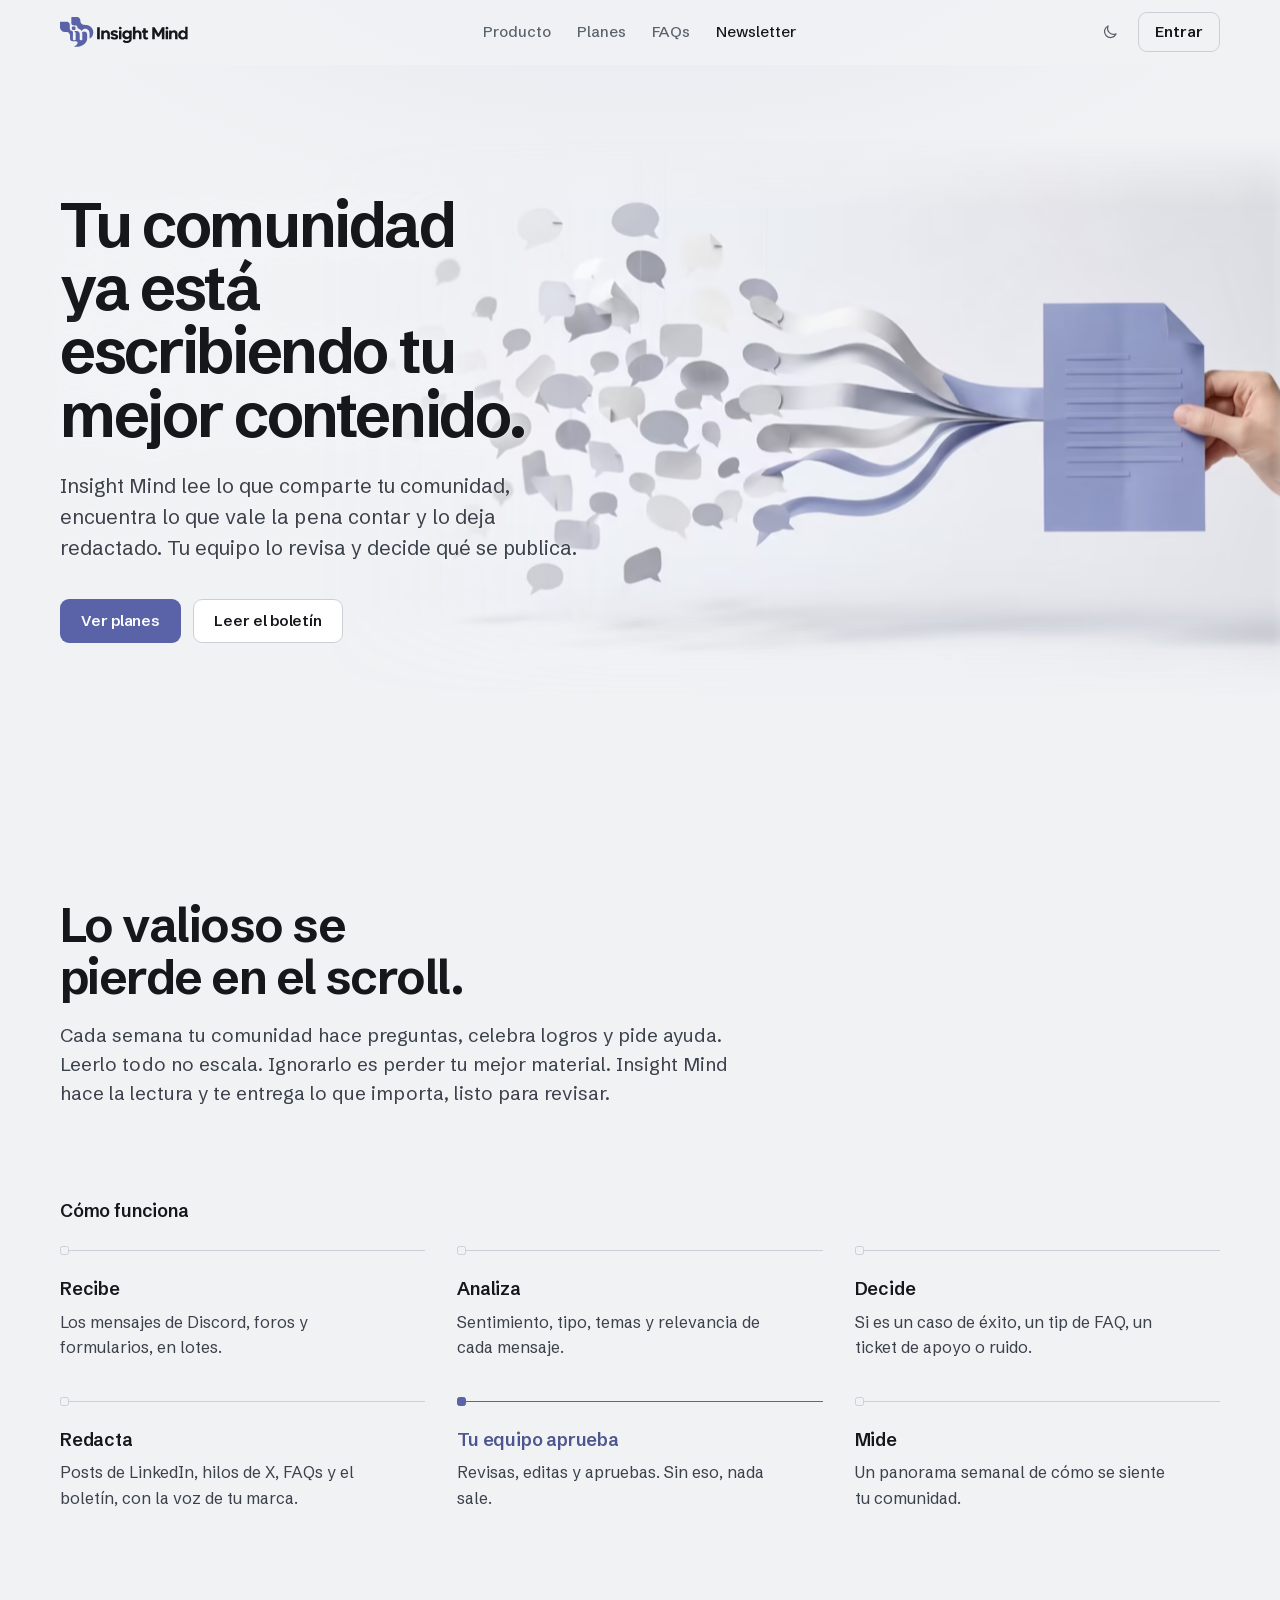
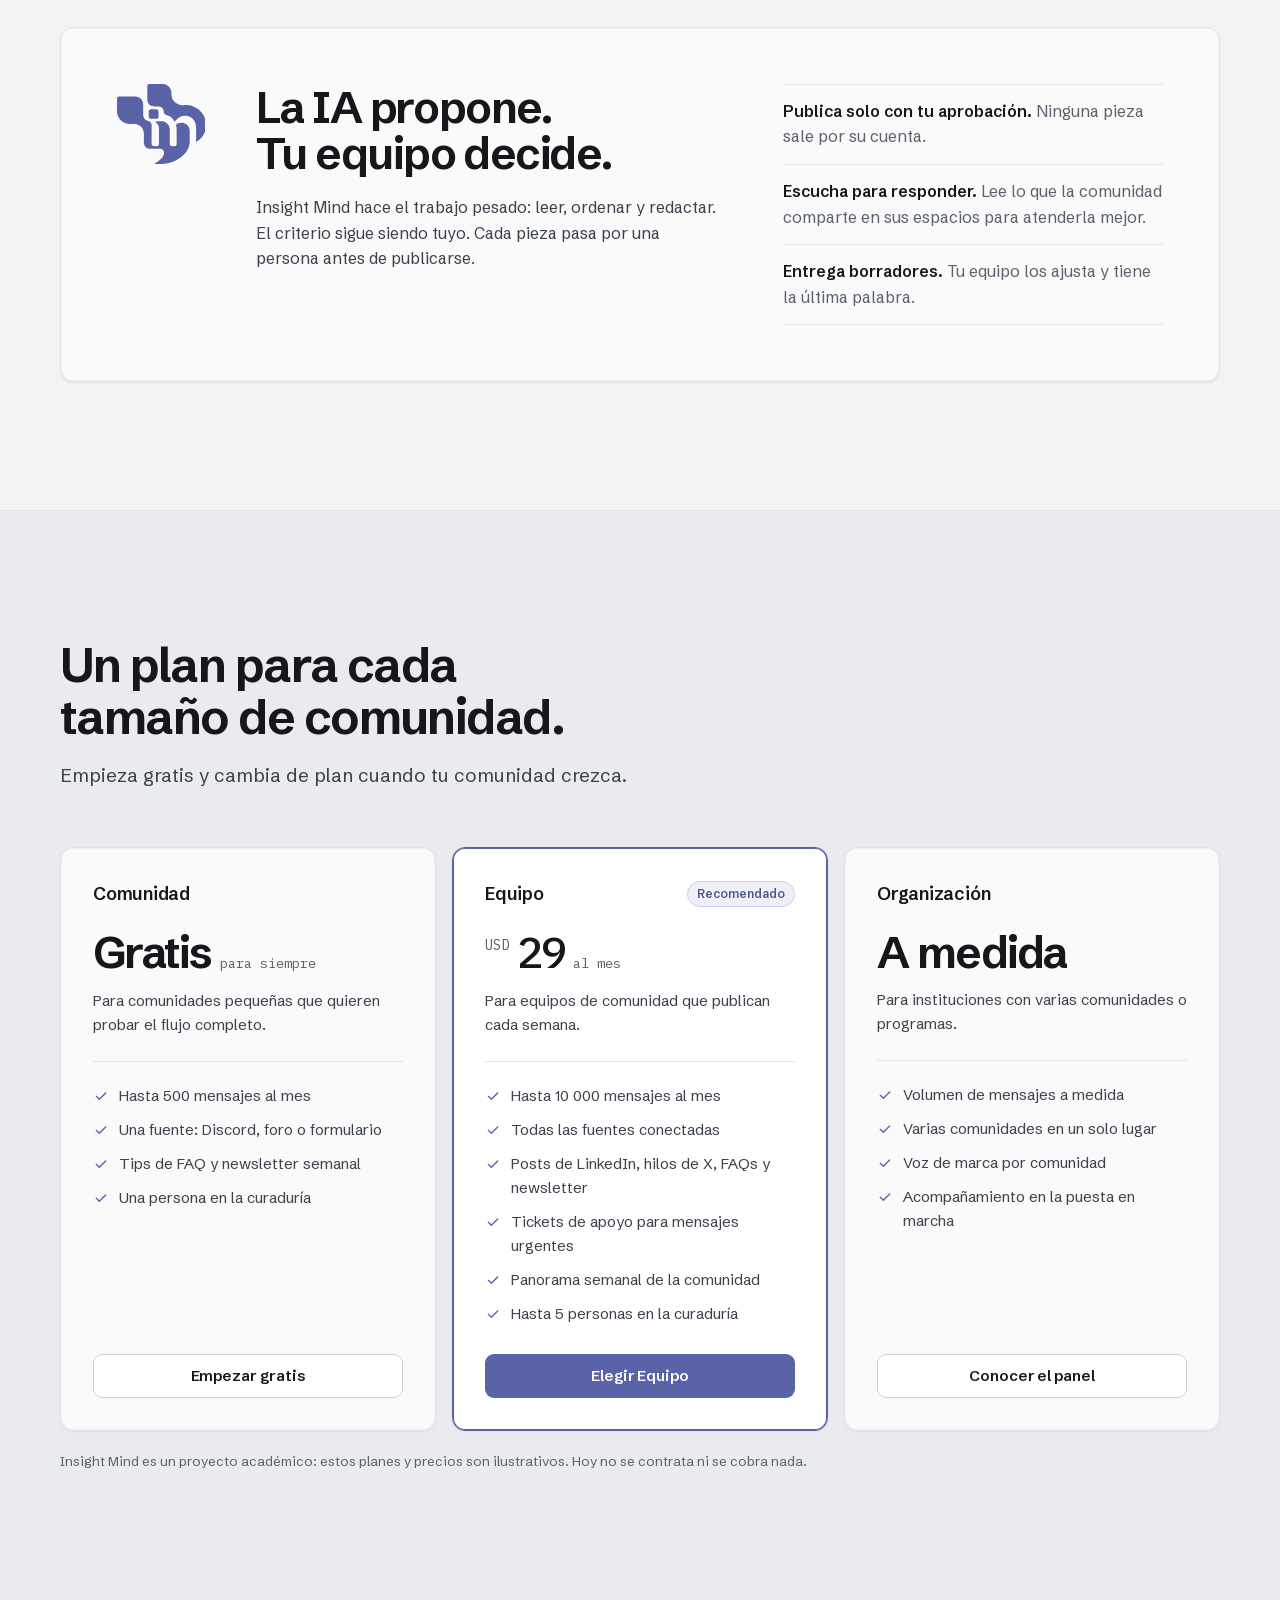
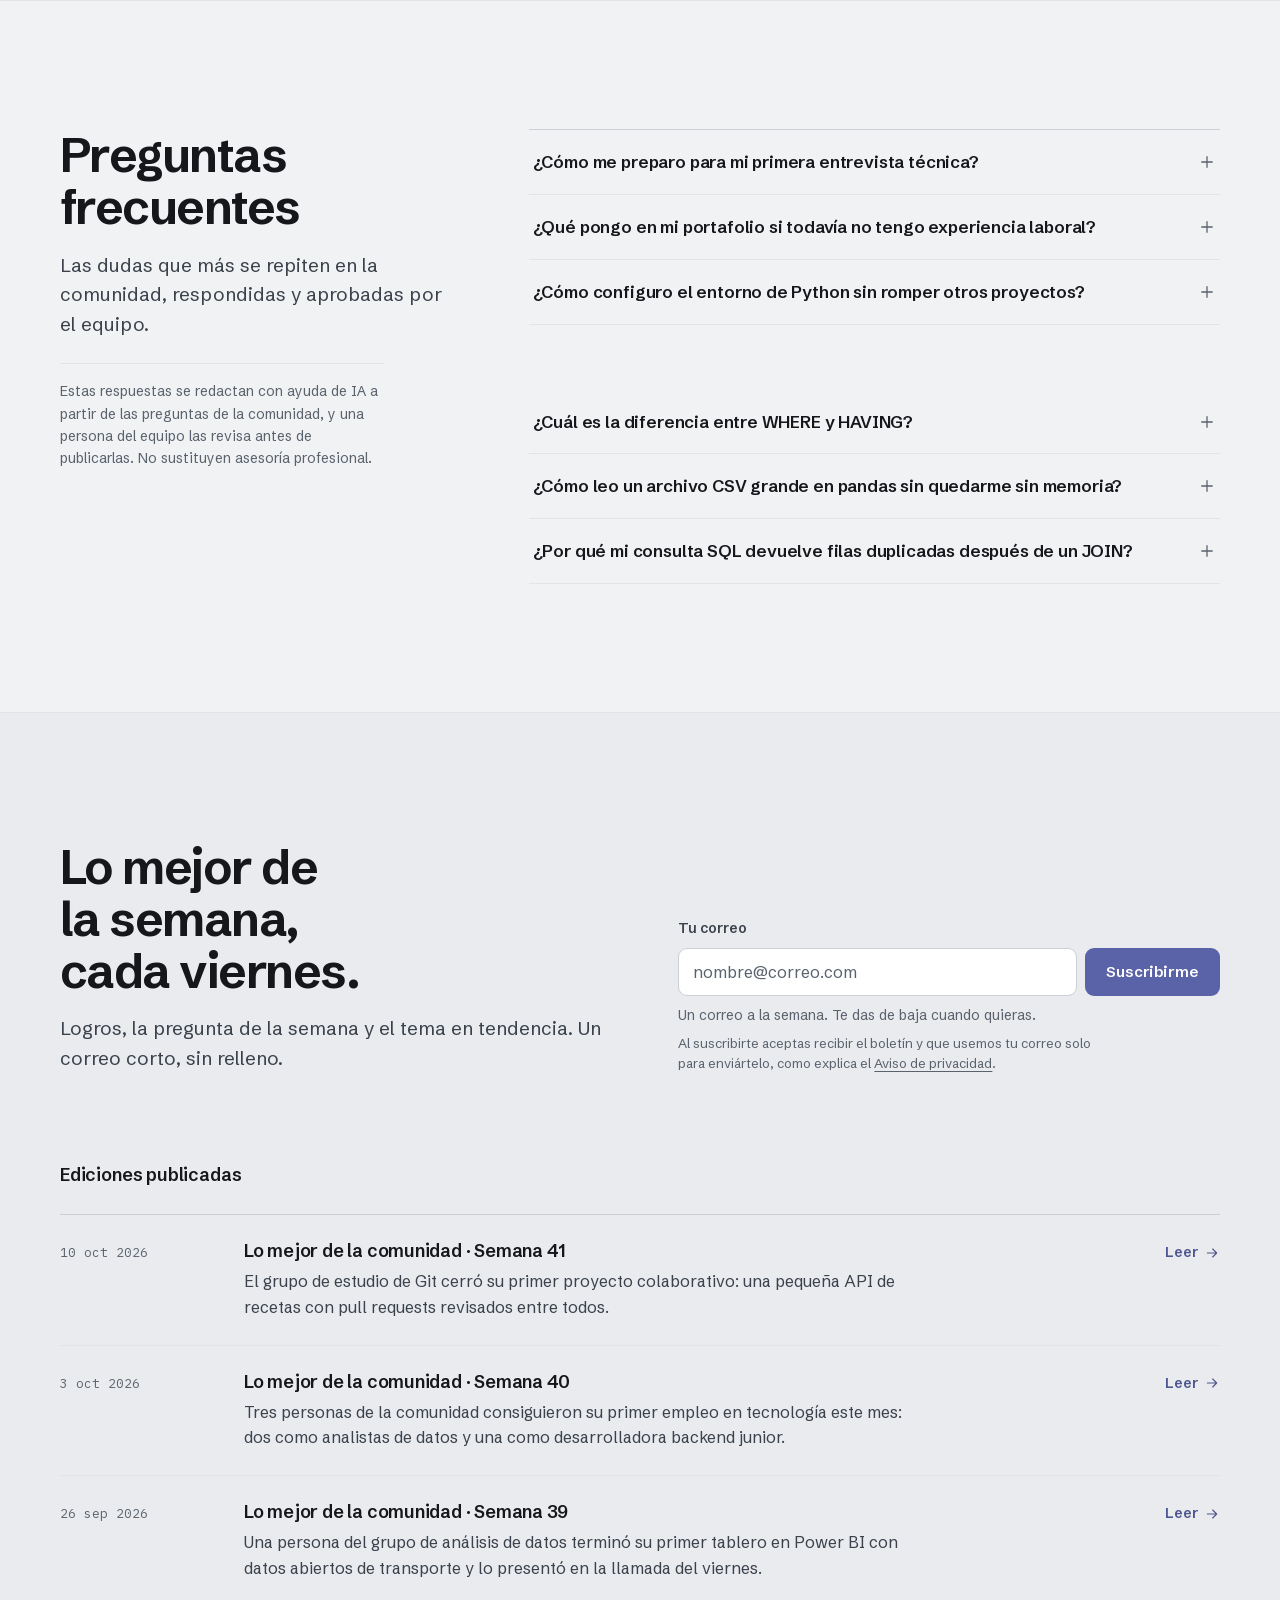
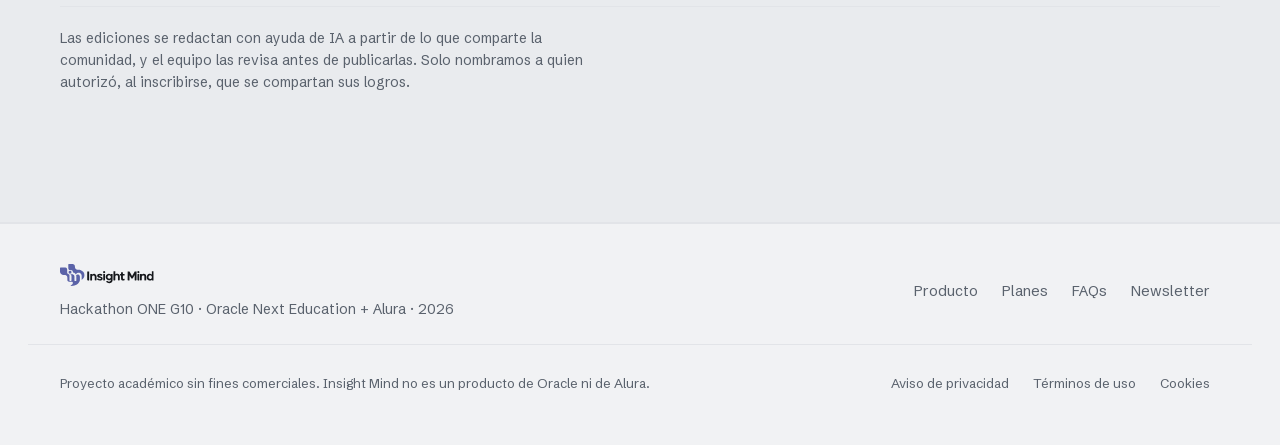
<file: frontend/landingpage/index.html>
<!doctype html>
<html lang="es">
<head>
<meta charset="utf-8">
<meta name="viewport" content="width=device-width, initial-scale=1, viewport-fit=cover">
<title>Insight Mind · De ruido a señal</title>
<meta name="description" content="Insight Mind convierte lo que dice tu comunidad en contenido listo para publicar. La IA propone, tu equipo decide.">
<meta name="theme-color" content="#F1F2F4" media="(prefers-color-scheme: light)">
<meta name="theme-color" content="#121317" media="(prefers-color-scheme: dark)">
<link rel="icon" href="img/isotipo.svg" type="image/svg+xml">
<script>
  /* Tema elegido a mano antes de pintar, para no parpadear */
  try { const t = localStorage.getItem("im-sitio-tema"); if (t === "light" || t === "dark") document.documentElement.dataset.theme = t; } catch (e) {}
  /* Animaciones de revelado solo con JS y sin preferencia de movimiento reducido */
  if ("IntersectionObserver" in window && !matchMedia("(prefers-reduced-motion: reduce)").matches) document.documentElement.classList.add("anim");
</script>
<link rel="preload" href="fuentes/schibsted-grotesk-400-800-latin.woff2" as="font" type="font/woff2" crossorigin>
<link rel="stylesheet" href="css/fuentes.css">
<link rel="stylesheet" href="css/sitio.css">
</head>
<body>

<svg class="sprite" aria-hidden="true" focusable="false">
  <symbol id="logo_marca" viewBox="0 0 240 219"><g fill="currentColor"><path d="M116.756,101.545c5.617,-0.036 5.613,0.029 7.354,0.278c0.858,0.123 5.709,0.817 10.081,3.968c11.952,8.612 9.612,20.909 9.843,27.777c0.049,1.451 -0.005,15.484 -0.003,15.634c0.138,11.983 -0.425,15.176 0.636,17.164c1.913,3.583 4.629,3.102 8.665,3.096c3.007,-0.004 7.412,0.7 9.025,-3.784c0.454,-1.263 0.385,-1.303 0.336,-16.771c-0.076,-24.105 0.268,-25.661 -0.367,-30.403c-0.806,-6.02 -2.265,-6.294 -0.755,-7.963c5.15,-5.693 19.849,-7.295 28.091,-0.632c9.524,7.7 8.634,17.856 8.626,27.198c-0.019,21.798 0.302,24.52 -1.308,30.381c-8.869,32.285 -46.773,54.397 -93.216,49.948c-1.501,-0.144 -1.301,-1.078 -0.546,-1.513c5.929,-3.417 6.3,-2.878 14.244,-9.354c7.716,-6.29 13.316,-16.292 9.725,-23.498c-3.361,-6.744 -9.822,-6.284 -11.909,-6.284c-23.616,0.004 -23.612,0.014 -25.665,-0.02c-6.961,-0.116 -14.129,-4.324 -15.989,-13.984c-0.773,-4.017 -0.099,-22.033 -0.422,-29.222c-0.311,-6.926 -4.455,-15.005 -9.946,-19.025c-9.279,-6.794 -14.978,-5.319 -27.917,-5.496c-20.008,-0.273 -31.395,-14.566 -34.407,-27.413c-1.13,-4.819 -0.844,-5.191 -0.873,-39.798c-0,-0.349 -1.031,-7.662 5.491,-7.873c1.6,-0.052 35.819,-0.012 38.934,-0.008c3.258,0.004 11.219,-0.751 17.445,3.691c10.401,7.42 9.498,16.113 9.502,24.544c0.012,23.82 -0.137,23.896 1.019,27.158c4.053,11.444 13.825,11.642 15.646,12.472c5.711,2.602 6.102,8.448 6.257,9.629c0.236,1.804 0.032,49.996 0.102,52.211c0.084,2.654 1.987,4.804 4.05,5.491c0.758,0.253 1.148,0.382 9.988,0.31c4.783,-0.039 5.875,-4.135 5.955,-5.205c0.063,-0.842 0.031,-29.856 0.028,-32.452c-0.014,-12.897 0.573,-16.817 -3.783,-22.814c-3.6,-4.957 -7.403,-4.814 -5.843,-6.209c0.463,-0.414 5.979,-1.174 11.904,-1.229Z"/><path d="M125.597,0.066c11.328,0.844 16.97,7.907 19.548,11.927c5.174,8.067 2.993,16.855 4.008,22.176c2.177,11.408 10.927,20.653 25.136,22.91c10.267,1.631 18.163,-1.533 33.891,4.264c10.682,3.937 21.732,12.246 28.218,24.5c13.237,25.009 6.718,55.16 -18.41,71.118c-1.197,0.76 -2.187,1.551 -2.203,0.507c-0.043,-2.95 0.161,-2.949 0.003,-36.88c-0.003,-0.736 1.138,-19.428 -13.873,-29.366c-11.462,-7.589 -30.889,-7.061 -43.191,9.953c-0.073,0.101 -1.628,3.03 -2.468,1.137c-0.588,-1.327 -3.111,-8.879 -11.422,-13.68c-7.059,-4.078 -10.989,-1.664 -15.196,-7.206c-3.393,-4.469 -0.347,-8.176 -5.046,-14.723c-3.927,-5.471 -10.091,-5.516 -11.082,-5.523c-14.386,-0.105 -16.659,0.677 -22.054,-2.366c-3.761,-2.121 -9.084,-7.874 -8.752,-16.691c0.042,-1.116 -0.084,-36.626 0.081,-37.469c1.054,-5.384 5.798,-4.617 8.601,-4.616c22.996,0.01 28.983,-0.028 34.211,0.028Z"/><path d="M107.894,94.806c-1.533,0.036 -15.63,0.061 -16.192,-0.023c-1.146,-0.17 -5.195,-1.376 -5.214,-6.348c-0.052,-13.856 -0.095,-13.871 0.265,-15.018c1.361,-4.327 5.507,-4.325 6.105,-4.325c15.331,0.006 15.355,-0.059 16.468,0.315c1.582,0.531 3.924,2.394 4.024,5.454c0.115,3.534 0.036,12.488 0.027,13.574c-0.004,0.48 0.137,4.799 -4.587,6.203c-0.07,0.021 -0.066,0.012 -0.898,0.168Z"/></g></symbol>
  <symbol id="logo_h" viewBox="0 0 933 219"><g style="fill:var(--primary)"><path d="M116.756,101.545c5.617,-0.036 5.613,0.029 7.354,0.278c0.858,0.123 5.709,0.817 10.081,3.968c11.952,8.612 9.612,20.909 9.843,27.777c0.049,1.451 -0.005,15.484 -0.003,15.634c0.138,11.983 -0.425,15.176 0.636,17.164c1.913,3.583 4.629,3.102 8.665,3.096c3.007,-0.004 7.412,0.7 9.025,-3.784c0.454,-1.263 0.385,-1.303 0.336,-16.771c-0.076,-24.105 0.268,-25.661 -0.367,-30.403c-0.806,-6.02 -2.265,-6.294 -0.755,-7.963c5.15,-5.693 19.849,-7.295 28.091,-0.632c9.524,7.7 8.634,17.856 8.626,27.198c-0.019,21.798 0.302,24.52 -1.308,30.381c-8.869,32.285 -46.773,54.397 -93.216,49.948c-1.501,-0.144 -1.301,-1.078 -0.546,-1.513c5.929,-3.417 6.3,-2.878 14.244,-9.354c7.716,-6.29 13.316,-16.292 9.725,-23.498c-3.361,-6.744 -9.822,-6.284 -11.909,-6.284c-23.616,0.004 -23.612,0.014 -25.665,-0.02c-6.961,-0.116 -14.129,-4.324 -15.989,-13.984c-0.773,-4.017 -0.099,-22.033 -0.422,-29.222c-0.311,-6.926 -4.455,-15.005 -9.946,-19.025c-9.279,-6.794 -14.978,-5.319 -27.917,-5.496c-20.008,-0.273 -31.395,-14.566 -34.407,-27.413c-1.13,-4.819 -0.844,-5.191 -0.873,-39.798c-0,-0.349 -1.031,-7.662 5.491,-7.873c1.6,-0.052 35.819,-0.012 38.934,-0.008c3.258,0.004 11.219,-0.751 17.445,3.691c10.401,7.42 9.498,16.113 9.502,24.544c0.012,23.82 -0.137,23.896 1.019,27.158c4.053,11.444 13.825,11.642 15.646,12.472c5.711,2.602 6.102,8.448 6.257,9.629c0.236,1.804 0.032,49.996 0.102,52.211c0.084,2.654 1.987,4.804 4.05,5.491c0.758,0.253 1.148,0.382 9.988,0.31c4.783,-0.039 5.875,-4.135 5.955,-5.205c0.063,-0.842 0.031,-29.856 0.028,-32.452c-0.014,-12.897 0.573,-16.817 -3.783,-22.814c-3.6,-4.957 -7.403,-4.814 -5.843,-6.209c0.463,-0.414 5.979,-1.174 11.904,-1.229Z"/><path d="M125.597,0.066c11.328,0.844 16.97,7.907 19.548,11.927c5.174,8.067 2.993,16.855 4.008,22.176c2.177,11.408 10.927,20.653 25.136,22.91c10.267,1.631 18.163,-1.533 33.891,4.264c10.682,3.937 21.732,12.246 28.218,24.5c13.237,25.009 6.718,55.16 -18.41,71.118c-1.197,0.76 -2.187,1.551 -2.203,0.507c-0.043,-2.95 0.161,-2.949 0.003,-36.88c-0.003,-0.736 1.138,-19.428 -13.873,-29.366c-11.462,-7.589 -30.889,-7.061 -43.191,9.953c-0.073,0.101 -1.628,3.03 -2.468,1.137c-0.588,-1.327 -3.111,-8.879 -11.422,-13.68c-7.059,-4.078 -10.989,-1.664 -15.196,-7.206c-3.393,-4.469 -0.347,-8.176 -5.046,-14.723c-3.927,-5.471 -10.091,-5.516 -11.082,-5.523c-14.386,-0.105 -16.659,0.677 -22.054,-2.366c-3.761,-2.121 -9.084,-7.874 -8.752,-16.691c0.042,-1.116 -0.084,-36.626 0.081,-37.469c1.054,-5.384 5.798,-4.617 8.601,-4.616c22.996,0.01 28.983,-0.028 34.211,0.028Z"/><path d="M107.894,94.806c-1.533,0.036 -15.63,0.061 -16.192,-0.023c-1.146,-0.17 -5.195,-1.376 -5.214,-6.348c-0.052,-13.856 -0.095,-13.871 0.265,-15.018c1.361,-4.327 5.507,-4.325 6.105,-4.325c15.331,0.006 15.355,-0.059 16.468,0.315c1.582,0.531 3.924,2.394 4.024,5.454c0.115,3.534 0.036,12.488 0.027,13.574c-0.004,0.48 0.137,4.799 -4.587,6.203c-0.07,0.021 -0.066,0.012 -0.898,0.168Z"/></g><g fill="currentColor"><path d="M691.897,111.973c0.097,2.536 0.187,2.52 0.155,47.34c-0.002,2.628 0.523,3.678 -2.102,3.724c-15.443,0.271 -15.815,0.049 -16.269,-1.174c-0.134,-0.36 0.112,-79.063 -0.044,-85.127c-0.068,-2.619 1.228,-2.256 12.791,-2.266c4.161,-0.004 4.752,-0.355 6.822,3.252c2.581,4.498 9.486,16.635 10.309,18.082c2.535,4.455 2.578,4.391 5.107,8.886c1.848,3.285 1.916,3.21 3.775,6.502c1.394,2.468 2.653,4.717 2.883,5.128c0.043,0.078 2.077,4.548 3.249,3.11c0.397,-0.487 19.296,-33.41 20.967,-36.32c4.656,-8.112 4.872,-8.181 5.645,-8.429c0.797,-0.255 3.612,-0.234 12.409,-0.24c3.387,-0.002 4.993,-1.121 4.992,2.287c-0.002,6.81 -0.019,84.76 -0.156,85.121c-0.496,1.307 -0.963,1.225 -16.258,1.19c-3.15,-0.007 -2.461,-1.611 -2.454,-13.391c0.02,-32.533 -0.073,-33.985 0.288,-36.874c0.229,-1.834 -1.066,-2.307 -1.899,-0.674c-5.883,11.531 -6.364,11.222 -17.383,30.306c-1.829,3.168 -3.257,2.681 -11.053,2.58c-2.554,-0.033 -2.995,-2.077 -8.166,-11.005c-10.956,-18.916 -10.97,-18.9 -11.722,-20.644c-0.522,-1.211 -0.413,-1.236 -0.487,-1.321c-0.073,-0.085 -0.101,-0.003 -1.396,-0.044Z"/><path d="M515.993,99.07c2.779,-0.004 7.244,-0.561 7.632,1.42c0.058,0.295 0.043,56.054 -0.037,60.572c-0.544,30.44 -41.529,38.73 -63.233,18.766c-2.617,-2.407 -1.275,-3.025 1.008,-5.708c5.815,-6.833 6.502,-8.477 8.15,-7.017c17.751,15.726 31.558,4.788 32.967,3.306c4.671,-4.912 4.109,-14.488 3.927,-14.667c-0.903,-0.89 -0.986,-0.053 -3.001,1.408c-18.681,13.548 -52.648,-0.223 -48.287,-32.132c3.904,-28.557 37.3,-33.684 49.375,-20.954c2.862,3.017 1.89,-2.749 2.015,-3.581c0.288,-1.928 4.335,-1.403 9.483,-1.412Zm-10.212,25.895c-6.102,-18.57 -31.534,-14.508 -32.957,3.593c-1.973,25.092 39,24.236 32.957,-3.593Z"/><path d="M914.151,156.216c-0.076,0.076 -7.381,10.532 -24.831,7.771c-23.321,-3.69 -34.128,-31.535 -20.721,-52.787c10.374,-16.444 34.815,-16.807 43.315,-7.748c1.563,1.666 1.444,1.905 2.075,1.877c0.724,-0.031 0.553,-0.448 0.555,-13.665c0.002,-18.762 -0.399,-20.025 1.106,-20.451c0.438,-0.124 15.383,-0.171 15.981,0.019c1.251,0.397 1.024,0.945 1.036,26.583c0.003,5.062 0.031,62.867 0.002,63.275c-0.186,2.55 -2.642,1.957 -12.545,1.952c-1.323,-0.001 -3.958,0.383 -4.822,-0.818c-0.578,-0.804 0.04,-4.987 -0.421,-5.576c-0.174,-0.223 -0.555,-0.21 -0.729,-0.433Zm-33.174,-24.15c0.178,1.754 0.223,11.527 11.097,15.649c3.435,1.302 13.761,2.809 20.046,-6.91c8.779,-13.576 -4.243,-34.066 -21.753,-26.071c-3.345,1.527 -5.699,4.666 -6.082,5.178c-3.732,4.978 -3.291,11.609 -3.308,12.155Z"/><path d="M539.708,71.116c7,0.002 9.872,-0.139 10.464,0.428c0.54,0.517 0.445,0.665 0.458,25.393c0.002,3.044 -0.939,8.935 2.252,6.143c7.039,-6.156 17.245,-6.056 21.106,-5.359c21.668,3.913 21.223,21.288 21.234,31.722c0.034,32.804 -0.196,32.824 -0.462,33.101c-0.816,0.853 -16.332,0.746 -17.087,0.076c-1.258,-1.115 0.03,-28.321 -0.784,-38.487c-1.193,-14.898 -26.198,-15.295 -26.304,3.557c-0.19,33.797 0.786,34.762 -1.171,35.28c-2.214,0.586 -13.799,0.112 -14.998,0.063c-1.911,-0.078 -1.826,-1.802 -1.83,-1.956c-0.03,-1.156 0.015,-85.71 0.046,-87.863c0.043,-2.941 4.108,-2.089 7.075,-2.099Z"/><path d="M319.56,104.632c0.411,-0.102 0.86,0.123 1.271,0.021c0.158,-0.039 0.168,-0.282 0.275,-0.405c5.308,-6.098 16.502,-8.397 25.394,-5.835c19.612,5.649 17.666,26.941 17.661,31.91c-0.03,31.671 -0.019,31.751 -0.466,32.221c-0.834,0.875 -16.385,0.699 -17.09,0.082c-1.118,-0.978 -0.273,-29.431 -0.538,-35.81c-0.718,-17.297 -17.211,-14.806 -22.563,-9.758c-4.708,4.442 -4.022,6.27 -4.003,39.62c0.003,4.331 1.404,6.351 -2.942,6.37c-13.983,0.061 -15.142,0.396 -15.241,-1.956c-0.089,-2.111 -0.013,-30.737 -0.006,-33.41c0.072,-27.34 -0.478,-28.217 1.258,-28.58c0.316,-0.066 15.538,-0.017 15.69,-0c0.816,0.091 1.29,0.208 1.3,5.531Z"/><path d="M805.909,99.06c3.858,0.003 7.845,-0.513 8.252,1.304c0.173,0.774 -0.889,6.472 2.138,3.414c10.225,-10.331 41.963,-11.199 42.086,21.273c0.011,2.945 0.137,36.164 -0.12,36.812c-0.502,1.27 -0.935,1.266 -14.578,1.178c-2.731,-0.018 -3.398,-0.124 -3.395,-2.849c0.037,-38.287 0.754,-40.41 -4.672,-44.593c-6.241,-4.812 -21.08,-2.414 -21.332,12.076c-0.315,18.137 0.521,34.066 -0.608,34.983c-0.844,0.685 -15.809,0.521 -16.478,0.052c-1.231,-0.862 -0.588,-1.274 -0.679,-55.235c-0.006,-3.309 -0.592,-7.876 1.386,-8.315c0.656,-0.146 6.354,-0.099 8,-0.1Z"/><path d="M394.813,137.851c-9.308,-2.029 -23.88,-4.264 -25.135,-18.108c-2.104,-23.194 36.18,-30.232 52.981,-12.094c1.47,1.587 -1.418,3.5 -4.119,6.057c-4.647,4.397 -5.034,5.019 -6.477,3.801c-12.214,-10.311 -23.211,-6.138 -24.604,-2.224c-2.086,5.865 5.365,6.254 20.532,10.43c2.279,0.628 22.171,6.105 15.931,24.883c-5.266,15.846 -36.979,20.396 -54.475,3.276c-2.408,-2.356 -0.891,-3.011 4.437,-8.396c2.936,-2.967 3.419,-5.321 6.261,-2.299c9.242,9.83 24.765,9.091 27.447,3.684c3.271,-6.596 -10.732,-8.63 -12.779,-9.009Z"/><path d="M639.869,99.071c0.216,0.012 2.358,0.136 2.668,0.464c0.733,0.777 0.522,13.657 0.031,14.155c-1.183,1.199 -14.877,-0.051 -15.861,0.849c-0.583,0.533 -0.582,4.818 -0.582,5.24c0.002,24.258 -0.61,27.412 4.106,28.894c5.527,1.738 9.201,-3.278 10.782,-0.953c0.257,0.377 3.227,11.14 3.296,11.587c0.561,3.644 -13.729,6.27 -21.163,4.514c-13.641,-3.222 -15.075,-13.994 -15.158,-20.318c-0.201,-15.299 0.655,-27.961 -0.614,-29.019c-0.71,-0.592 -8.082,0.165 -8.954,-0.694c-0.762,-0.751 -0.772,-13.539 0.076,-14.315c0.78,-0.715 8.228,-0.034 8.932,-0.696c1.097,-1.033 0.247,-14.555 0.613,-15.956c0.325,-1.244 0.8,-1.473 16.031,-1.176c2.821,0.055 1.953,2.172 2.04,15.283c0.018,2.776 1.431,2.154 13.758,2.141Z"/><path d="M277.9,74.409c8.222,0.016 11.626,-0.181 12.254,0.598c0.473,0.586 0.252,0.692 0.344,82.547c0.004,3.839 0.903,5.49 -2.932,5.502c-14.569,0.048 -15.501,0.164 -15.908,-1.073c-0.289,-0.879 -0.108,-86.164 -0.107,-86.17c0.402,-2.032 5.348,-1.403 6.349,-1.405Z"/><path d="M786.588,99.063c0.212,0.016 2.285,0.173 2.606,0.53c0.494,0.55 0.362,0.693 0.355,60.602c-0,3.384 -1.322,2.824 -4.719,2.846c-10.691,0.07 -12.3,0.114 -12.851,-0.508c-0.423,-0.476 -0.42,-3.769 -0.42,-4.099c0.008,-11.509 -0.062,-55.672 -0.019,-57.108c0.085,-2.833 1.502,-2.242 15.049,-2.264Z"/><path d="M448.84,111.877c-0.05,49.941 -0.119,49.947 -0.216,50.204c-0.39,1.042 -0.767,1.056 -14.342,0.977c-3.868,-0.022 -3.349,-1.422 -3.355,-4.624c-0.008,-4.637 -0.105,-57.489 -0.03,-57.963c0.269,-1.704 2.165,-1.442 13.049,-1.398c3.275,0.013 4.779,-1.037 4.814,2.241c0.002,0.158 -0.023,7.689 0.081,10.562Z"/><path d="M770.262,82.822c-0.389,-15.301 16.134,-14.249 19.894,-6.121c6.168,13.335 -15.695,22.014 -19.894,6.121Z"/><path d="M429.414,81.126c2.585,-14.858 16.83,-10.919 19.831,-4.409c6.594,14.301 -18.024,22.014 -19.831,4.409Z"/></g></symbol>
  <symbol id="i_sol" viewBox="0 0 24 24"><circle cx="12" cy="12" r="4"/><path d="M12 2.5v2M12 19.5v2M4.6 4.6l1.4 1.4M18 18l1.4 1.4M2.5 12h2M19.5 12h2M4.6 19.4 6 18M18 6l1.4-1.4"/></symbol>
  <symbol id="i_luna" viewBox="0 0 24 24"><path d="M20 14.5A8 8 0 0 1 9.5 4a8 8 0 1 0 10.5 10.5Z"/></symbol>
  <symbol id="i_flecha" viewBox="0 0 24 24"><path d="M5 12h14M13 6l6 6-6 6"/></symbol>
  <symbol id="i_check" viewBox="0 0 24 24"><path d="m5 12.5 4.5 4.5L19 7.5"/></symbol>
  <symbol id="i_cerrar" viewBox="0 0 24 24"><path d="M6 6l12 12M18 6 6 18"/></symbol>
  <symbol id="i_mas" viewBox="0 0 24 24"><path d="M12 5v14M5 12h14"/></symbol>
</svg>

<a class="saltar" href="#principal">Saltar al contenido</a>

<header class="cabecera" id="cabecera">
  <div class="contenedor cabecera_fila">
    <a class="marca" href="#inicio" aria-label="Insight Mind, inicio">
      <svg class="marca_logo" aria-hidden="true"><use href="#logo_h"/></svg>
    </a>
    <nav class="anclas" aria-label="Secciones">
      <a href="#producto">Producto</a>
      <a href="#planes">Planes</a>
      <a href="#faqs">FAQs</a>
      <a href="#newsletter">Newsletter</a>
    </nav>
    <div class="cabecera_acciones">
      <button class="boton_icono" id="boton_tema" type="button" aria-label="Cambiar a tema oscuro">
        <svg class="ico ico_luna" aria-hidden="true"><use href="#i_luna"/></svg>
        <svg class="ico ico_sol" aria-hidden="true"><use href="#i_sol"/></svg>
      </button>
      <a class="boton boton_sutil" id="boton_entrar" href="/">Entrar</a>
    </div>
  </div>
</header>

<main id="principal">

  <!-- ===== Información ===== -->
  <section class="hero" id="inicio" aria-labelledby="titulo_hero">
    <div class="contenedor hero_rejilla">
      <div class="hero_texto">
        <h1 id="titulo_hero">Tu comunidad ya está escribiendo tu mejor contenido.</h1>
        <p class="hero_apoyo">Insight Mind lee lo que comparte tu comunidad, encuentra lo que vale la pena contar y lo deja redactado. Tu equipo lo revisa y decide qué se publica.</p>
        <div class="hero_acciones">
          <a class="boton boton_primario" href="#planes">Ver planes</a>
          <a class="boton boton_secundario" href="#newsletter">Leer el boletín</a>
        </div>
      </div>

      <figure class="foto_hero">
        <picture>
          <source type="image/avif" srcset="img/hero-claro-1000.avif 1000w, img/hero-claro.avif 2000w" sizes="(max-width: 1000px) 100vw, min(1180px, 78vw)">
          <img class="foto foto_claro" src="img/hero-claro.jpg" srcset="img/hero-claro-1000.jpg 1000w, img/hero-claro.jpg 2000w" sizes="(max-width: 1000px) 100vw, min(1180px, 78vw)" width="2000" height="1116" alt="Cientos de mensajes de la comunidad, como burbujas de papel, se ordenan en una sola hoja que una persona sostiene." decoding="async" fetchpriority="high">
        </picture>
        <picture>
          <source type="image/avif" srcset="img/hero-oscuro-1000.avif 1000w, img/hero-oscuro.avif 2000w" sizes="(max-width: 1000px) 100vw, min(1180px, 78vw)">
          <img class="foto foto_oscuro" src="img/hero-oscuro.jpg" srcset="img/hero-oscuro-1000.jpg 1000w, img/hero-oscuro.jpg 2000w" sizes="(max-width: 1000px) 100vw, min(1180px, 78vw)" width="2000" height="1116" alt="" decoding="async" aria-hidden="true">
        </picture>
      </figure>
    </div>
  </section>

  <section class="seccion" id="producto" aria-labelledby="titulo_producto">
    <div class="contenedor">
      <div class="producto_intro">
        <h2 id="titulo_producto">Lo valioso se pierde en el scroll.</h2>
        <p class="lead">Cada semana tu comunidad hace preguntas, celebra logros y pide ayuda. Leerlo todo no escala. Ignorarlo es perder tu mejor material. Insight Mind hace la lectura y te entrega lo que importa, listo para revisar.</p>
      </div>

      <h3 class="subtitulo" id="titulo_pasos">Cómo funciona</h3>
      <ol class="pasos" aria-labelledby="titulo_pasos">
        <li><b>Recibe</b><span>Los mensajes de Discord, foros y formularios, en lotes.</span></li>
        <li><b>Analiza</b><span>Sentimiento, tipo, temas y relevancia de cada mensaje.</span></li>
        <li><b>Decide</b><span>Si es un caso de éxito, un tip de FAQ, un ticket de apoyo o ruido.</span></li>
        <li><b>Redacta</b><span>Posts de LinkedIn, hilos de X, FAQs y el boletín, con la voz de tu marca.</span></li>
        <li class="paso_humano"><b>Tu equipo aprueba</b><span>Revisas, editas y apruebas. Sin eso, nada sale.</span></li>
        <li><b>Mide</b><span>Un panorama semanal de cómo se siente tu comunidad.</span></li>
      </ol>

      <div class="decide">
        <svg class="decide_marca" aria-hidden="true"><use href="#logo_marca"/></svg>
        <div class="decide_texto">
          <p class="decide_frase">La IA propone.<br>Tu equipo decide.</p>
          <p>Insight Mind hace el trabajo pesado: leer, ordenar y redactar. El criterio sigue siendo tuyo. Cada pieza pasa por una persona antes de publicarse.</p>
        </div>
        <ul class="no_es" aria-label="Cómo trabaja Insight Mind">
          <li><b>Publica solo con tu aprobación.</b> Ninguna pieza sale por su cuenta.</li>
          <li><b>Escucha para responder.</b> Lee lo que la comunidad comparte en sus espacios para atenderla mejor.</li>
          <li><b>Entrega borradores.</b> Tu equipo los ajusta y tiene la última palabra.</li>
        </ul>
      </div>
    </div>
  </section>

  <!-- ===== Planes ===== -->
  <section class="seccion seccion_sunken" id="planes" aria-labelledby="titulo_planes">
    <div class="contenedor">
      <div class="seccion_cabeza">
        <h2 id="titulo_planes">Un plan para cada tamaño de comunidad.</h2>
        <p class="lead">Empieza gratis y cambia de plan cuando tu comunidad crezca.</p>
      </div>
      <div class="planes" id="lista_planes" aria-busy="true"></div>
      <p class="aviso_provisional" id="aviso_planes" hidden>Insight Mind es un proyecto académico: estos planes y precios son ilustrativos. Hoy no se contrata ni se cobra nada.</p>
    </div>
  </section>

  <!-- ===== FAQs ===== -->
  <section class="seccion" id="faqs" aria-labelledby="titulo_faqs">
    <div class="contenedor faqs_rejilla">
      <div class="faqs_cabeza">
        <h2 id="titulo_faqs">Preguntas frecuentes</h2>
        <p class="lead">Las dudas que más se repiten en la comunidad, respondidas y aprobadas por el equipo.</p>
        <p class="origen">Estas respuestas se redactan con ayuda de IA a partir de las preguntas de la comunidad, y una persona del equipo las revisa antes de publicarlas. No sustituyen asesoría profesional.</p>
      </div>
      <div class="faqs" id="lista_faqs" aria-busy="true"></div>
    </div>
  </section>

  <!-- ===== Newsletter ===== -->
  <section class="seccion seccion_sunken" id="newsletter" aria-labelledby="titulo_newsletter">
    <div class="contenedor">
      <div class="boletin">
        <div class="boletin_texto">
          <h2 id="titulo_newsletter">Lo mejor de la semana, cada viernes.</h2>
          <p class="lead">Logros, la pregunta de la semana y el tema en tendencia. Un correo corto, sin relleno.</p>
        </div>
        <form class="suscripcion" id="form_suscripcion" novalidate>
          <label for="campo_correo">Tu correo</label>
          <div class="suscripcion_fila">
            <input id="campo_correo" name="correo" type="email" inputmode="email" autocomplete="email" autocapitalize="off" spellcheck="false" placeholder="nombre@correo.com" aria-describedby="suscripcion_mensaje suscripcion_legal" required>
            <button class="boton boton_primario" id="boton_suscribir" type="submit">Suscribirme</button>
          </div>
          <p class="suscripcion_mensaje" id="suscripcion_mensaje" aria-live="polite">Un correo a la semana. Te das de baja cuando quieras.</p>
          <p class="suscripcion_legal" id="suscripcion_legal">Al suscribirte aceptas recibir el boletín y que usemos tu correo solo para enviártelo, como explica el <a href="legal/privacidad.html">Aviso de privacidad</a>.</p>
        </form>
      </div>

      <h3 class="subtitulo" id="titulo_ediciones">Ediciones publicadas</h3>
      <ol class="ediciones" id="lista_ediciones" aria-labelledby="titulo_ediciones" aria-busy="true"></ol>
      <p class="origen origen_boletin">Las ediciones se redactan con ayuda de IA a partir de lo que comparte la comunidad, y el equipo las revisa antes de publicarlas. Solo nombramos a quien autorizó, al inscribirse, que se compartan sus logros.</p>
    </div>
  </section>
</main>

<footer class="pie">
  <div class="contenedor pie_fila">
    <div class="pie_marca">
      <svg class="pie_logo" aria-hidden="true"><use href="#logo_h"/></svg>
      <p>Hackathon ONE G10 · Oracle Next Education + Alura · 2026</p>
    </div>
    <nav class="pie_anclas" aria-label="Secciones del pie">
      <a href="#producto">Producto</a>
      <a href="#planes">Planes</a>
      <a href="#faqs">FAQs</a>
      <a href="#newsletter">Newsletter</a>
    </nav>
  </div>
  <div class="contenedor pie_legal">
    <p>Proyecto académico sin fines comerciales. Insight Mind no es un producto de Oracle ni de Alura.</p>
    <nav class="pie_anclas" aria-label="Información legal">
      <a href="legal/privacidad.html">Aviso de privacidad</a>
      <a href="legal/terminos.html">Términos de uso</a>
      <a href="legal/cookies.html">Cookies</a>
    </nav>
  </div>
</footer>

<dialog class="edicion" id="dialogo_edicion" aria-labelledby="edicion_titulo">
  <div class="edicion_cabeza">
    <span class="edicion_masthead"><svg class="edicion_marca" aria-hidden="true"><use href="#logo_marca"/></svg>Boletín de Insight Mind</span>
    <button class="boton_icono" id="boton_cerrar_edicion" type="button" aria-label="Cerrar edición">
      <svg class="ico" aria-hidden="true"><use href="#i_cerrar"/></svg>
    </button>
  </div>
  <article class="edicion_cuerpo">
    <time class="edicion_fecha" id="edicion_fecha"></time>
    <h2 id="edicion_titulo"></h2>
    <div class="prosa" id="edicion_contenido"></div>
  </article>
</dialog>

<script src="js/datos.js"></script>
<script src="js/sitio.js"></script>
</body>
</html>
</file>
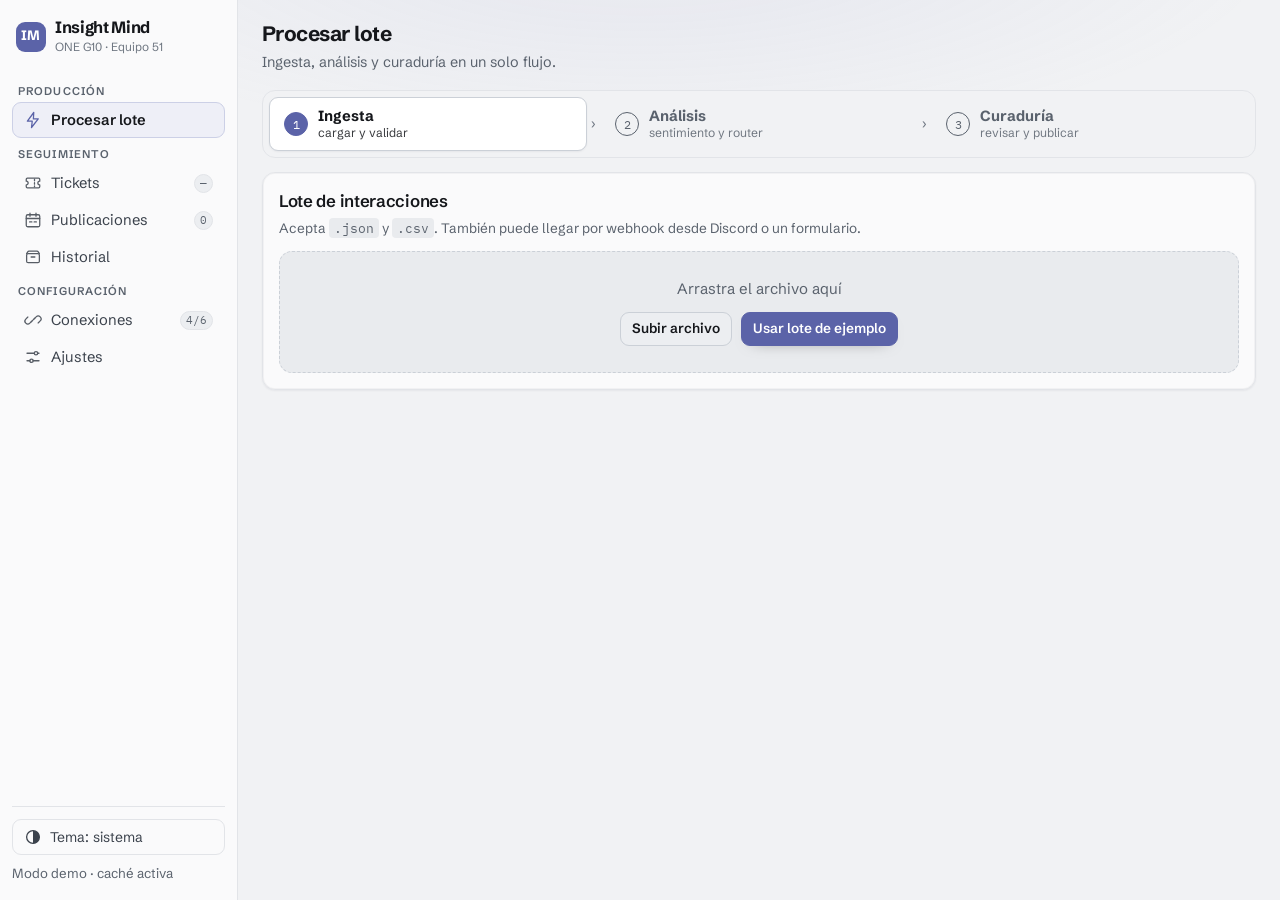
<file: frontend/panel-v2/index.html>
<!doctype html>
<html lang="es">
<head>
<meta charset="utf-8">
<meta name="viewport" content="width=device-width, initial-scale=1">
<title>Insight Mind 2.0</title>
<link rel="preconnect" href="https://fonts.googleapis.com">
<link rel="stylesheet" href="https://fonts.googleapis.com/css2?family=Schibsted+Grotesk:wght@400..800&family=IBM+Plex+Mono:wght@400;500&display=swap">
<link rel="stylesheet" href="css/styles.css">
</head>
<body>
<svg class="sprite" aria-hidden="true" focusable="false"><defs>
  <symbol id="i-flujo" viewBox="0 0 24 24"><path d="M13 2 4.5 13.5H11l-1 8.5 9-11.5h-6.5z"/></symbol>
  <symbol id="i-tickets" viewBox="0 0 24 24"><path d="M3 9.5V7a1.5 1.5 0 0 1 1.5-1.5h15A1.5 1.5 0 0 1 21 7v2.5a2.5 2.5 0 0 0 0 5V17a1.5 1.5 0 0 1-1.5 1.5h-15A1.5 1.5 0 0 1 3 17v-2.5a2.5 2.5 0 0 0 0-5Z"/><path d="M14 7v10" stroke-dasharray="2 2.5"/></symbol>
  <symbol id="i-publicaciones" viewBox="0 0 24 24"><rect x="3" y="5" width="18" height="16" rx="2"/><path d="M3 10h18M8 3v4M16 3v4"/><path d="M7.5 14.5h3M13.5 14.5h3"/></symbol>
  <symbol id="i-historial" viewBox="0 0 24 24"><path d="M3.5 7.5 5 5.2A2 2 0 0 1 6.7 4.3h10.6A2 2 0 0 1 19 5.2l1.5 2.3"/><rect x="3.5" y="7.5" width="17" height="12" rx="2"/><path d="M9.5 12h5"/></symbol>
  <symbol id="i-conexiones" viewBox="0 0 24 24"><path d="M10.5 13.5 7.8 16.2a3.8 3.8 0 0 1-5.4-5.4l2.7-2.7"/><path d="M13.5 10.5l2.7-2.7a3.8 3.8 0 0 1 5.4 5.4l-2.7 2.7"/><path d="M9.5 14.5l5-5"/></symbol>
  <symbol id="i-ajustes" viewBox="0 0 24 24"><path d="M4 7h10M18 7h2M4 17h4M12 17h8"/><circle cx="16" cy="7" r="2.3"/><circle cx="10" cy="17" r="2.3"/></symbol>
  <symbol id="i-check" viewBox="0 0 24 24"><path d="m5 12.5 4.5 4.5L19 7"/></symbol>
  <symbol id="i-corto" viewBox="0 0 24 24"><path d="M12 4v11m0 0-4-4m4 4 4-4M5 20h14"/></symbol>
  <symbol id="i-largo" viewBox="0 0 24 24"><path d="M12 20V9m0 0-4 4m4-4 4 4M5 4h14"/></symbol>
  <symbol id="i-regenerar" viewBox="0 0 24 24"><path d="M20 12a8 8 0 1 1-2.6-5.9"/><path d="M20 4v4.5h-4.5"/></symbol>
  <symbol id="i-alerta" viewBox="0 0 24 24"><path d="M12 4.5 21 19.5H3z"/><path d="M12 10v4"/><circle cx="12" cy="16.8" r=".6" fill="currentColor" stroke="none"/></symbol>
  <symbol id="i-enchufe" viewBox="0 0 24 24"><path d="M9 3v6M15 3v6"/><path d="M6.5 9h11v3.2a5.5 5.5 0 0 1-11 0z"/><path d="M12 17.7V21"/></symbol>
  <symbol id="i-play" viewBox="0 0 24 24"><path d="M7 4.8v14.4L19.5 12z"/></symbol>
  <symbol id="i-sol" viewBox="0 0 24 24"><circle cx="12" cy="12" r="4.2"/><path d="M12 2.5v2.2M12 19.3v2.2M4.2 4.2l1.6 1.6M18.2 18.2l1.6 1.6M2.5 12h2.2M19.3 12h2.2M4.2 19.8l1.6-1.6M18.2 5.8l1.6-1.6"/></symbol>
  <symbol id="i-luna" viewBox="0 0 24 24"><path d="M20 14.5A8.5 8.5 0 0 1 9.5 4a8.5 8.5 0 1 0 10.5 10.5Z"/></symbol>
  <symbol id="i-sistema" viewBox="0 0 24 24"><circle cx="12" cy="12" r="8.5"/><path d="M12 3.5v17a8.5 8.5 0 0 0 0-17Z" fill="currentColor" stroke="none"/></symbol>
  <symbol id="i-guardado" viewBox="0 0 24 24"><circle cx="12" cy="12" r="8.5"/><path d="m8.5 12.3 2.5 2.5 4.5-5"/></symbol>
</defs></svg>

<header class="mtop">
  <button class="hamb" id="hamb" aria-label="Abrir menú" aria-expanded="false" aria-controls="sidebar">
    <span></span><span></span><span></span>
  </button>
  <div class="mtop-brand"><span class="mk">IM</span><b id="mtop_pag">Procesar lote</b></div>
</header>
<div class="scrim" id="scrim" hidden></div>
<div class="app">
<div class="sidebar" id="sidebar">
  <div class="sb-title"><div class="mk">IM</div><div><b>Insight Mind</b><span>ONE G10 · Equipo 51</span></div></div>
  <nav>
    <div class="sb-lbl">Producción</div>
    <button class="nav" data-p="flujo" aria-current="page"><svg class="ico"><use href="#i-flujo"/></svg>Procesar lote</button>
    <div class="sb-lbl">Seguimiento</div>
    <button class="nav" data-p="tickets"><svg class="ico"><use href="#i-tickets"/></svg>Tickets<span class="badge" id="b_tic">—</span></button>
    <button class="nav" data-p="publicaciones"><svg class="ico"><use href="#i-publicaciones"/></svg>Publicaciones<span class="badge" id="b_pub">0</span></button>
    <button class="nav" data-p="historial"><svg class="ico"><use href="#i-historial"/></svg>Historial</button>
    <div class="sb-lbl">Configuración</div>
    <button class="nav" data-p="conexiones"><svg class="ico"><use href="#i-conexiones"/></svg>Conexiones<span class="badge" id="b_con">—</span></button>
    <button class="nav" data-p="ajustes"><svg class="ico"><use href="#i-ajustes"/></svg>Ajustes</button>
  </nav>
  <div class="sb-foot">
    <button class="themebtn" id="tema"><svg class="ico" id="tema_ico"><use href="#i-sistema"/></svg><span id="tema_txt">Tema: sistema</span></button>
    <div class="mini">Modo demo · caché activa</div>
  </div>
</div>

<main>
  <div class="head"><div><h1 id="titulo">Procesar lote</h1><p id="subtitulo">Ingesta, análisis y curaduría en un solo flujo.</p></div>
    <div style="flex:1"></div><div class="row" id="acciones"></div></div>
  <div class="wrap">

  <!-- FLUJO -->
  <section id="p_flujo">
    <div class="grid">
      <div class="stepper" id="tabs_flujo">
        <button class="stp" data-s="1" aria-current="step"><span class="n">1</span><span><b>Ingesta</b><span class="sub2">cargar y validar</span></span></button>
        <div class="sep">›</div>
        <button class="stp" data-s="2"><span class="n">2</span><span><b>Análisis</b><span class="sub2">sentimiento y router</span></span></button>
        <div class="sep">›</div>
        <button class="stp" data-s="3"><span class="n">3</span><span><b>Curaduría</b><span class="sub2">revisar y publicar</span></span></button>
      </div>

      <!-- PASO 1 -->
      <div id="paso_1">
        <div class="block">
          <p class="blk-title">Lote de interacciones</p>
          <p class="blk-info">Acepta <code>.json</code> y <code>.csv</code>. También puede llegar por webhook desde Discord o un formulario.</p>
          <div class="dropzone" id="drop">Arrastra el archivo aquí
            <div class="row" style="justify-content:center;margin-top:11px">
              <button class="btn sm" id="btn_file">Subir archivo</button>
              <button class="btn primary sm" id="btn_ejemplo">Usar lote de ejemplo</button>
            </div><input type="file" id="file" accept=".json,.csv" hidden></div>
          <div id="validacion" hidden style="margin-top:14px">
            <span class="label">Reporte de validación</span>
            <div class="df"><table><tbody>
              <tr><td class="muted">Interacciones válidas</td><td class="mono"><b>12</b></td></tr>
              <tr><td class="muted">Inválidas (faltan campos)</td><td class="mono">2</td></tr>
              <tr><td class="muted">Duplicadas eliminadas</td><td class="mono">1</td></tr>
              <tr><td class="muted">Datos personales enmascarados</td><td class="mono">3 · 2 correos, 1 teléfono</td></tr>
            </tbody></table></div>
            <div class="row" style="margin-top:13px"><button class="btn primary" id="btn_procesar"><svg class="ico"><use href="#i-play"/></svg>Procesar con IA</button></div>
          </div>
        </div>
      </div>

      <!-- PASO 2: ANÁLISIS -->
      <div id="paso_2" hidden>
        <div class="grid">
          <div class="block" id="blk_proceso">
            <p class="blk-title">Ejecución del grafo</p>
            <div class="prog"><i id="barra" style="width:0%"></i></div>
            <div class="steps" id="steps"></div>
            <div class="note info" id="oci_linea" style="margin-top:13px" hidden><svg class="ico"><use href="#i-guardado"/></svg><span>Paquete guardado en <code id="oci_ruta"></code></span></div>
          </div>
          <div id="analisis_resultado" hidden>
            <div class="grid">
              <div id="banner_slot"></div>
              <div class="stats" id="stats"></div>
              <div class="cols2">
                <div class="block">
                  <p class="blk-title">Sentimiento del lote</p>
                  <div class="bars" id="bars"></div>
                  <div class="legend">
                    <span><i style="background:var(--ok)"></i>Positivo <b id="l_pos"></b></span>
                    <span><i style="background:var(--border-2)"></i>Neutral <b id="l_neu"></b></span>
                    <span><i style="background:var(--alert)"></i>Negativo <b id="l_neg"></b></span></div>
                  <p class="blk-title" style="margin-top:18px">Temas de la semana</p>
                  <div class="df" style="margin-top:8px"><table><tbody id="temas"></tbody></table></div>
                </div>
                <div class="block">
                  <p class="blk-title">Qué produjo este lote</p>
                  <p class="blk-info">Resumen antes de pasar a curaduría.</p>
                  <div class="grid" id="resumen_produccion" style="gap:9px"></div>
                  <p class="blk-title" style="margin-top:16px">Miembros que necesitan apoyo</p>
                  <div class="grid" id="apoyo" style="gap:8px;margin-top:8px"></div>
                </div>
              </div>
              <details class="acc"><summary>Ver los 12 mensajes analizados</summary><div class="body">
                <div class="df"><table><thead><tr><th>Autor</th><th>Mensaje</th><th>Tipo</th><th>Sent.</th><th>Score</th><th>Por qué</th><th>Ruta</th></tr></thead>
                  <tbody id="tabla"></tbody></table></div></div></details>
              <div class="row"><button class="btn primary" id="btn_a_3">Ir a curaduría →</button></div>
            </div>
          </div>
        </div>
      </div>

      <!-- PASO 3: CURADURÍA -->
      <div id="paso_3" hidden>
        <div class="grid">
          <div class="sec-h">
            <h2>Contenido generado</h2>
            <p class="mini">Elige la plataforma y revisa sus borradores.</p>
          </div>
          <div id="conexion_aviso"></div>
          <div class="platwrap">
            <div class="tabs" id="tabs_formato"></div>
            <div id="curaduria"></div>
          </div>
        </div>
      </div>
    </div>
  </section>

  <!-- TICKETS -->
  <section id="p_tickets" hidden>
    <div class="grid">
      <div class="block">
        <p class="blk-title">Cola de tickets</p>
        <p class="blk-info">Se avisan en el canal del equipo. No se publican en redes ni salen del panel.</p>
        <div class="df"><table><thead><tr><th>Sev.</th><th>Reportado por</th><th>Canal</th><th>Resumen</th><th>Aviso</th><th>Estado</th></tr></thead>
          <tbody id="tabla_tickets"></tbody></table></div>
        <div class="row" style="margin-top:13px">
          <button class="btn primary" id="btn_discord">Avisar en Discord · #soporte-interno</button>
          <button class="btn" id="btn_slack">Avisar en Slack</button></div>
      </div>
      <details class="acc"><summary>Historial de tickets de semanas anteriores</summary><div class="body">
        <div class="df"><table><thead><tr><th>Semana</th><th>Ticket</th><th>Canal</th><th>Abierto</th><th>Resuelto</th><th>Estado</th></tr></thead>
          <tbody id="tabla_tickets_hist"></tbody></table></div></div></details>
    </div>
  </section>

  <!-- PUBLICACIONES -->
  <section id="p_publicaciones" hidden>
    <div class="grid">
      <div class="stats stats-4" id="stats_pub"></div>
      <div class="block">
        <p class="blk-title">Publicado esta semana</p>
        <div class="df"><table><thead><tr><th>Fecha</th><th>Plataforma</th><th>Formato</th><th>Contenido</th><th>Origen</th><th>Enlace</th></tr></thead>
          <tbody id="tabla_pub"></tbody></table></div>
      </div>
    </div>
  </section>

  <!-- HISTORIAL -->
  <section id="p_historial" hidden>
    <div class="grid">
      <div class="hist-layout" id="hist_layout">
        <div class="plat">
          <div class="plat-head"><b>Semanas</b></div>
          <div id="lista_semanas"></div>
        </div>
        <div class="grid" id="detalle_semana"></div>
      </div>
    </div>
  </section>

  <!-- CONEXIONES -->
  <section id="p_conexiones" hidden>
    <div class="grid">
      <p class="mini" style="margin:0">Cada destino se vincula una vez. Después, publicar es un clic desde curaduría.</p>
      <div class="plat" id="lista_conexiones"></div>
      <div class="note">LinkedIn y X usan publicación asistida. Las FAQ se publican por API en la web de la comunidad y el newsletter se exporta a Mailchimp. Los tickets solo avisan en el canal del equipo.</div>
    </div>
  </section>

  <!-- AJUSTES -->
  <section id="p_ajustes" hidden>
    <div class="grid">
      <div class="block">
        <p class="blk-title">Guía de voz</p>
        <p class="blk-info">Escribe las reglas y agrega chips de estilo. Todo junto se inyecta en los prompts de redacción.</p>
        <div class="voz-box">
          <div class="voz-chips" id="voz_chips"></div>
          <textarea rows="5" id="voz">Tono cercano, inspirador y concreto. Celebramos a la persona, no a la marca.
Español neutro, sin regionalismos. Frases cortas.
Palabras prohibidas: "revolucionario", "disruptivo", "sinergia".</textarea>
        </div>
        <span class="label" style="margin-top:14px">Sugerencias · toca para agregarlas al campo</span>
        <div class="radio" id="chips_estilo"></div>
        <div class="row" style="margin-top:13px"><button class="btn primary" id="btn_voz">Guardar guía de voz</button><span class="mini" id="voz_msg"></span></div>
      </div>
      <div class="cols2">
        <div class="block">
          <p class="blk-title">Umbrales de decisión</p>
          <div class="grid" style="gap:12px">
            <div><span class="label">Descartar si el score es menor a</span>
              <select id="u_desc"><option>30</option><option selected>40</option><option>50</option></select></div>
            <div><span class="label">Caso de éxito si el score es mayor o igual a</span>
              <select id="u_ex"><option>60</option><option selected>70</option><option>80</option></select></div>
          </div>
          <div class="row" style="margin-top:13px"><button class="btn primary" id="btn_umbrales">Aplicar y recalcular</button></div>
        </div>
        <div class="block">
          <p class="blk-title">Cuentas vinculadas</p>
          <p class="blk-info">Desvincular no borra lo ya publicado.</p>
          <div class="grid" id="lista_vinculadas" style="gap:9px"></div>
        </div>
      </div>
    </div>
  </section>
  </div>
</main>
</div>
<div class="toasts" id="toasts"></div>
<dialog id="dlg"><div class="modal" id="dlg_cont"></div></dialog>
<script src="js/api.js"></script>
<script src="js/datos-ejemplo.js"></script>
<script src="js/app.js"></script>
</body>
</html>
</file>
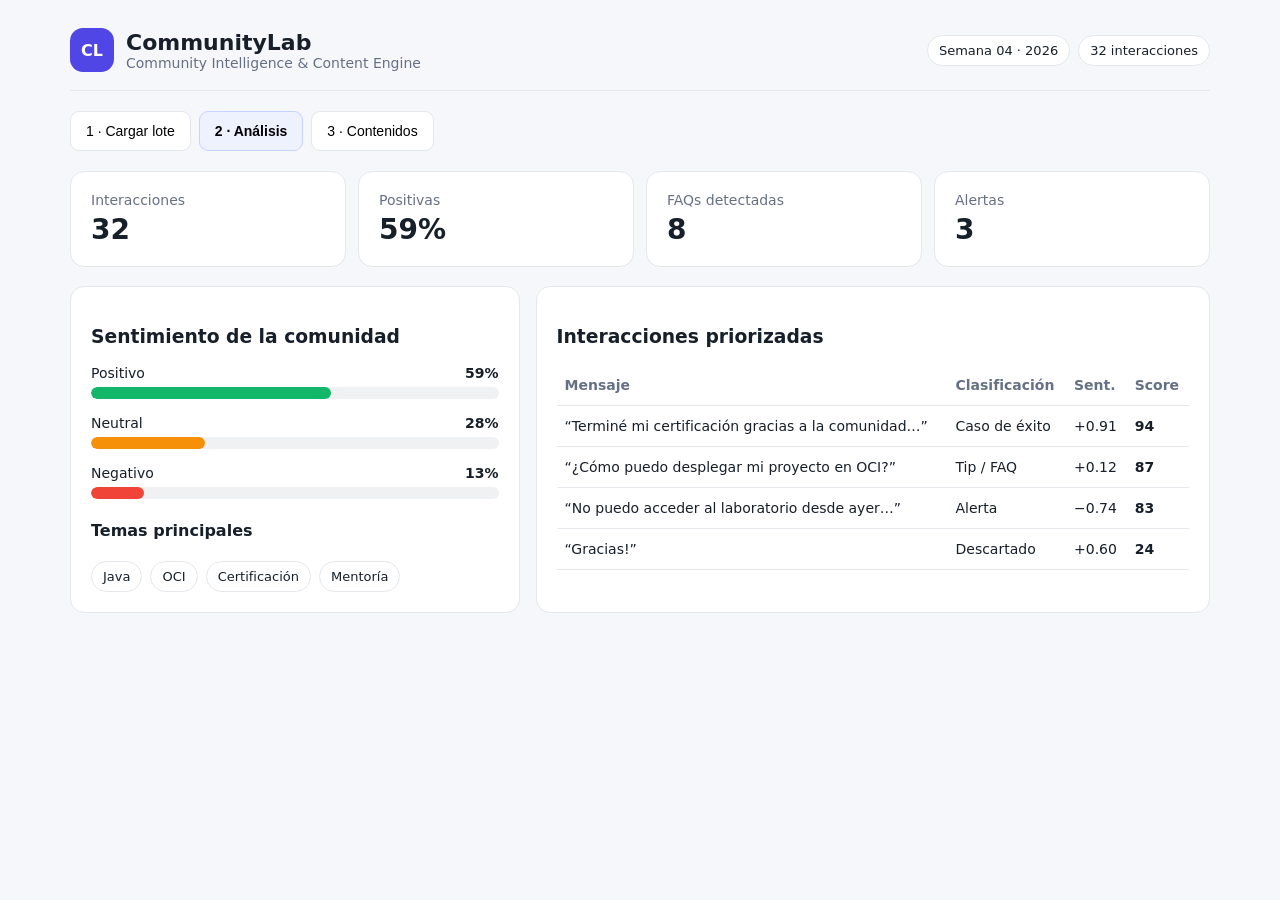
<file: frontend/communitylab_mockup.html>
<!doctype html>
<html lang="es">
<head>
  <meta charset="utf-8">
  <meta name="viewport" content="width=device-width,initial-scale=1">
  <title>CommunityLab — Mockup</title>
  <style>
    :root{--bg:#f6f7fb;--card:#fff;--text:#17202a;--muted:#667085;--border:#e4e7ec;--accent:#4f46e5;--accentbg:#eef2ff;--green:#12b76a;--amber:#f79009;--red:#f04438}
    *{box-sizing:border-box} body{margin:0;background:var(--bg);color:var(--text);font-family:Inter,system-ui,-apple-system,Segoe UI,sans-serif}
    .app{max-width:1180px;margin:auto;padding:28px 20px 50px}.header{display:flex;justify-content:space-between;gap:16px;align-items:center;border-bottom:1px solid var(--border);padding-bottom:18px}
    .brand{display:flex;align-items:center;gap:12px}.logo{width:44px;height:44px;border-radius:13px;background:var(--accent);color:#fff;display:grid;place-items:center;font-weight:800}
    h1{font-size:22px;margin:0}.muted{color:var(--muted);font-size:14px}.pills,.tabs,.actions,.tags{display:flex;gap:8px;flex-wrap:wrap}.pill,.tag{border:1px solid var(--border);border-radius:999px;padding:7px 11px;font-size:13px;background:#fff}
    .tabs{margin:20px 0}.tab{border:1px solid var(--border);background:#fff;padding:11px 15px;border-radius:9px;cursor:pointer;font-size:14px}.tab.active{background:var(--accentbg);border-color:#c7d2fe;font-weight:700}
    .panel{display:none}.panel.active{display:block}.grid4{display:grid;grid-template-columns:repeat(4,1fr);gap:12px}.grid2{display:grid;grid-template-columns:.8fr 1.2fr;gap:16px}.card{background:var(--card);border:1px solid var(--border);border-radius:14px;padding:20px}
    .metric{font-size:28px;font-weight:750;margin-top:5px}.bar{height:12px;background:#f0f1f3;border-radius:10px;overflow:hidden}.fill{height:100%;border-radius:10px}.positive{background:var(--green)}.neutral{background:var(--amber)}.negative{background:var(--red)}
    .row{margin:16px 0}.rowhead{display:flex;justify-content:space-between;font-size:14px;margin-bottom:6px}table{border-collapse:collapse;width:100%;font-size:14px}th,td{text-align:left;padding:12px 8px;border-bottom:1px solid var(--border)}th{color:var(--muted)}
    .upload{min-height:180px;border:2px dashed var(--border);border-radius:14px;display:grid;place-items:center;text-align:center;padding:25px;cursor:pointer}.btn{border:1px solid var(--border);background:#fff;border-radius:9px;padding:11px 15px;cursor:pointer;font-weight:650}.btn.primary{background:var(--accent);color:#fff;border-color:var(--accent)}
    textarea{width:100%;min-height:260px;border:1px solid var(--border);border-radius:10px;padding:14px;font:inherit;line-height:1.55;resize:vertical}.asset{width:100%;text-align:left;border:1px solid var(--border);background:#fff;padding:13px;border-radius:10px;margin-bottom:8px;cursor:pointer}.asset.active{background:var(--accentbg)}
    @media(max-width:800px){.grid4{grid-template-columns:1fr 1fr}.grid2{grid-template-columns:1fr}.header{align-items:flex-start;flex-direction:column}}@media(max-width:460px){.grid4{grid-template-columns:1fr}}
  </style>
</head>
<body>
<div class="app">
  <header class="header">
    <div class="brand"><div class="logo">CL</div><div><h1>CommunityLab</h1><div class="muted">Community Intelligence & Content Engine</div></div></div>
    <div class="pills"><span class="pill">Semana 04 · 2026</span><span class="pill">32 interacciones</span></div>
  </header>

  <nav class="tabs">
    <button class="tab" data-tab="upload">1 · Cargar lote</button>
    <button class="tab active" data-tab="analysis">2 · Análisis</button>
    <button class="tab" data-tab="content">3 · Contenidos</button>
  </nav>

  <section id="upload" class="panel">
    <div class="grid2">
      <div class="card"><h3>Importar conversaciones</h3><p class="muted">Subí un archivo CSV o JSON con las interacciones de la comunidad.</p>
        <label class="upload">↑<br><b>Seleccionar CSV / JSON</b><br><span class="muted">o arrastrar el lote hasta aquí</span><input id="file" type="file" accept=".csv,.json" hidden></label>
        <p id="fileStatus" class="muted">Dataset demo listo: comunidad-semana-04.json</p><button id="process" class="btn primary">Procesar lote</button>
      </div>
      <div class="card"><h3>Pipeline</h3><p><b>01 · Validar</b><br><span class="muted">FastAPI + Pydantic</span></p><p><b>02 · Analizar</b><br><span class="muted">Sentimiento, tipo, temas y relevancia</span></p><p><b>03 · Decidir</b><br><span class="muted">Router LangGraph</span></p><p><b>04 · Generar</b><br><span class="muted">LinkedIn · X · FAQ · Newsletter</span></p></div>
    </div>
  </section>

  <section id="analysis" class="panel active">
    <div class="grid4">
      <div class="card"><div class="muted">Interacciones</div><div class="metric">32</div></div><div class="card"><div class="muted">Positivas</div><div class="metric">59%</div></div><div class="card"><div class="muted">FAQs detectadas</div><div class="metric">8</div></div><div class="card"><div class="muted">Alertas</div><div class="metric">3</div></div>
    </div><br>
    <div class="grid2">
      <div class="card"><h3>Sentimiento de la comunidad</h3>
        <div class="row"><div class="rowhead"><span>Positivo</span><b>59%</b></div><div class="bar"><div class="fill positive" style="width:59%"></div></div></div>
        <div class="row"><div class="rowhead"><span>Neutral</span><b>28%</b></div><div class="bar"><div class="fill neutral" style="width:28%"></div></div></div>
        <div class="row"><div class="rowhead"><span>Negativo</span><b>13%</b></div><div class="bar"><div class="fill negative" style="width:13%"></div></div></div>
        <h4>Temas principales</h4><div class="tags"><span class="tag">Java</span><span class="tag">OCI</span><span class="tag">Certificación</span><span class="tag">Mentoría</span></div>
      </div>
      <div class="card"><h3>Interacciones priorizadas</h3><div style="overflow:auto"><table><thead><tr><th>Mensaje</th><th>Clasificación</th><th>Sent.</th><th>Score</th></tr></thead><tbody>
        <tr><td>“Terminé mi certificación gracias a la comunidad…”</td><td>Caso de éxito</td><td>+0.91</td><td><b>94</b></td></tr>
        <tr><td>“¿Cómo puedo desplegar mi proyecto en OCI?”</td><td>Tip / FAQ</td><td>+0.12</td><td><b>87</b></td></tr>
        <tr><td>“No puedo acceder al laboratorio desde ayer…”</td><td>Alerta</td><td>−0.74</td><td><b>83</b></td></tr>
        <tr><td>“Gracias!”</td><td>Descartado</td><td>+0.60</td><td><b>24</b></td></tr></tbody></table></div>
      </div>
    </div>
  </section>

  <section id="content" class="panel"><div class="grid2">
    <div class="card"><h3>Borradores generados</h3>
      <button class="asset active" data-asset="linkedin"><b>LinkedIn · Historia de éxito</b><br><span class="muted">Score 94 · caso_exito</span></button>
      <button class="asset" data-asset="faq"><b>FAQ · Despliegue en OCI</b><br><span class="muted">Score 87 · pregunta_tecnica</span></button>
      <button class="asset" data-asset="newsletter"><b>Newsletter semanal</b><br><span class="muted">Community Highlights</span></button>
      <button class="asset" data-asset="alert"><b>Alerta interna</b><br><span class="muted">No publicable</span></button>
    </div>
    <div class="card"><h3 id="editorTitle">LinkedIn · Historia de éxito</h3><p id="editorMeta" class="muted">Generado por Gemini Flash · listo para revisión humana</p>
      <textarea id="editor">🎉 Una historia que merece ser compartida.

Un miembro de nuestra comunidad completó su certificación después de semanas de aprendizaje, práctica y colaboración.

Este tipo de logros muestra el valor de aprender acompañado: compartir preguntas, experiencias y soluciones hace que toda la comunidad avance.

#CommunityLab #ONE #LearningTogether</textarea>
      <div class="actions" style="margin-top:12px"><button id="approve" class="btn primary">✓ Aprobar</button><button id="discard" class="btn">Descartar</button><button id="restore" class="btn">Regenerar demo</button></div><p id="message" class="muted">La versión aprobada se guardará en OCI Object Storage.</p>
    </div>
  </div></section>
</div>
<script>
const tabs=document.querySelectorAll('.tab'),panels=document.querySelectorAll('.panel');
function tab(name){tabs.forEach(x=>x.classList.toggle('active',x.dataset.tab===name));panels.forEach(x=>x.classList.toggle('active',x.id===name))}
tabs.forEach(x=>x.onclick=()=>tab(x.dataset.tab));
document.querySelector('#file').onchange=e=>{const f=e.target.files[0];if(f)document.querySelector('#fileStatus').textContent='Archivo seleccionado: '+f.name};
document.querySelector('#process').onclick=()=>{document.querySelector('#fileStatus').textContent='Lote procesado · 32 interacciones analizadas.';setTimeout(()=>tab('analysis'),300)};
const data={
linkedin:['LinkedIn · Historia de éxito','Generado por Gemini Flash · caso_exito · score 94',`🎉 Una historia que merece ser compartida.

Un miembro de nuestra comunidad completó su certificación después de semanas de aprendizaje, práctica y colaboración.

Este tipo de logros muestra el valor de aprender acompañado: compartir preguntas, experiencias y soluciones hace que toda la comunidad avance.

#CommunityLab #ONE #LearningTogether`],
faq:['FAQ · Despliegue en OCI','pregunta_tecnica · score 87',`¿Cómo desplegar un proyecto en OCI?

1. Crear una instancia Compute.
2. Preparar la aplicación y variables de entorno.
3. Exponer únicamente los puertos necesarios.
4. Validar el servicio y documentar el proceso.`],
newsletter:['Newsletter · Community Highlights','Consolidado semanal automático',`COMMUNITY HIGHLIGHTS — SEMANA 04

• Nuevos logros de certificación.
• OCI y despliegue entre las dudas más frecuentes.
• Oportunidades para contenido educativo corto.
• Tres interacciones requieren seguimiento.`],
alert:['Alerta interna · Soporte','Sentimiento −0.74 · no se publica',`ALERTA INTERNA

Se detectó frustración relacionada con el acceso al laboratorio.

Acción sugerida: derivar al equipo responsable para seguimiento.`]};
let current='linkedin';const editor=document.querySelector('#editor');
document.querySelectorAll('.asset').forEach(b=>b.onclick=()=>{current=b.dataset.asset;document.querySelectorAll('.asset').forEach(x=>x.classList.remove('active'));b.classList.add('active');document.querySelector('#editorTitle').textContent=data[current][0];document.querySelector('#editorMeta').textContent=data[current][1];editor.value=data[current][2];document.querySelector('#message').textContent='Revisá y editá el borrador antes de aprobarlo.'});
document.querySelector('#approve').onclick=()=>document.querySelector('#message').textContent='✓ Activo aprobado. Se guardaría en OCI Object Storage.';
document.querySelector('#discard').onclick=()=>document.querySelector('#message').textContent='Activo descartado. No será incluido entre los contenidos publicables.';
document.querySelector('#restore').onclick=()=>{editor.value=data[current][2];document.querySelector('#message').textContent='Borrador restaurado.'};
</script>
</body></html>
</file>
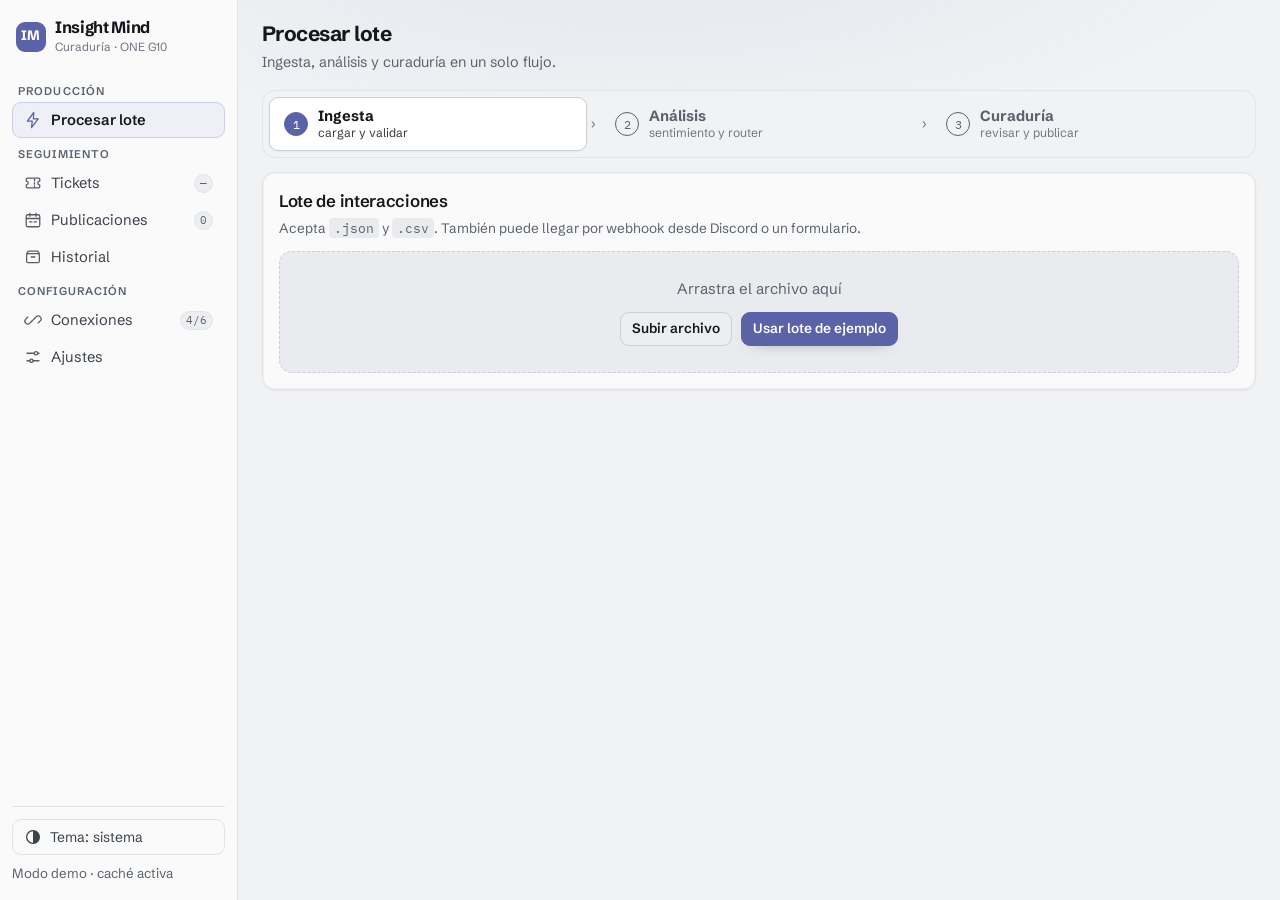
<file: frontend/panel-v2-un-archivo.html>
<!doctype html>
<html lang="es">
<head>
<meta charset="utf-8">
<meta name="viewport" content="width=device-width, initial-scale=1">
<title>Insight Mind · Panel de curaduría</title>
<link rel="preconnect" href="https://fonts.googleapis.com">
<link rel="stylesheet" href="https://fonts.googleapis.com/css2?family=Schibsted+Grotesk:wght@400..800&family=IBM+Plex+Mono:wght@400;500&display=swap">
<style>
/* ============================================================
   Insight Mind · sistema de color
   Tres bloques explícitos: claro por defecto, oscuro por sistema y
   oscuro/claro elegidos a mano. Sin depender de light-dark().
   Regla: el azul es el único acento. Todo lo demás es materia.
   ============================================================ */
/* ============================================================
   Insight Mind · sistema de color
   Oscuro ceniza (no negro absoluto) y claro gris cálido, al modo
   de Discord. Acento azul equivalente al morado de Linear.
   Claro por defecto, oscuro por sistema o por elección.
   ============================================================ */
:root{
  color-scheme: light;
  --primary-glow: #8A91CB;
  --sobre-neutral: #FFFFFF;
  --radius: 9px;
  --radius-lg: 13px;
  --font: "Schibsted Grotesk","Instrument Sans",system-ui,-apple-system,"Segoe UI",sans-serif;
  --mono: "IBM Plex Mono",ui-monospace,Menlo,monospace;

  /* ---- Tema claro: el valor por defecto ---- */
  --bg: #F1F2F4;
  --sunken: #E9EBEE;
  --panel: #FAFAFB;
  --block: #FAFAFB;
  --panel-2: #F1F2F4;
  --raised: #FFFFFF;
  --secondary: #ECEEF1;
  --ink: #15171B;
  --ink-2: #3B424C;
  --muted: #5A626D;
  --faint: #6E7681;
  --border: #E2E4E8;
  --border-2: #CBD0D7;
  --hairline: rgba(16,24,40,.035);
  --primary: #5B63A8;
  --primary-solid: #5B63A8;
  --primary-2: #4E568F;
  --primary-soft: #EEEFF7;
  --primary-line: #CCD0E6;
  --primary-ink: #4E568F;
  --on-primary: #FFFFFF;
  --ok: #2E7D5B;
  --ok-soft: #E9F3EE;
  --warn: #8A6212;
  --warn-soft: #F6F1E4;
  --alert: #B3424E;
  --alert-soft: #F9ECEE;
  --neutral: #78818D;
  --link: #4F63D8;
  --shadow: 0 1px 2px rgba(16,24,40,.05);
}

/* ---- Oscuro cuando lo pide el sistema y el usuario no eligió claro ---- */
@media (prefers-color-scheme: dark){
  :root:not([data-theme="light"]){
    color-scheme: dark;
    --sobre-neutral: #0E0F12;
  --bg: #121317;
  --sunken: #0E0F12;
  --panel: #191B20;
  --block: #191B20;
  --panel-2: #1E2126;
  --raised: #22252B;
  --secondary: #22252B;
  --ink: #ECEEF2;
  --ink-2: #C6CCD6;
  --muted: #A8B0BD;
  --faint: #8A93A1;
  --border: #24272E;
  --border-2: #383C46;
  --hairline: rgba(255,255,255,.04);
  --primary: #8A91CB;
  --primary-solid: #8A91CB;
  --primary-2: #9BA2D8;
  --primary-soft: #1A1D2B;
  --primary-line: #343A52;
  --primary-ink: #A8AEE2;
  --on-primary: #111428;
  --ok: #7FCCA5;
  --ok-soft: #15241E;
  --warn: #E0C089;
  --warn-soft: #241F14;
  --alert: #E8A0A6;
  --alert-soft: #231519;
  --neutral: #5C6470;
  --link: #A3B2FF;
  --shadow: 0 1px 2px rgba(0,0,0,.45);
  }
}

/* ---- Oscuro elegido a mano: gana sobre el sistema ---- */
:root[data-theme="dark"]{
  color-scheme: dark;
  --sobre-neutral: #0E0F12;
  --bg: #121317;
  --sunken: #0E0F12;
  --panel: #191B20;
  --block: #191B20;
  --panel-2: #1E2126;
  --raised: #22252B;
  --secondary: #22252B;
  --ink: #ECEEF2;
  --ink-2: #C6CCD6;
  --muted: #A8B0BD;
  --faint: #8A93A1;
  --border: #24272E;
  --border-2: #383C46;
  --hairline: rgba(255,255,255,.04);
  --primary: #8A91CB;
  --primary-solid: #8A91CB;
  --primary-2: #9BA2D8;
  --primary-soft: #1A1D2B;
  --primary-line: #343A52;
  --primary-ink: #A8AEE2;
  --on-primary: #111428;
  --ok: #7FCCA5;
  --ok-soft: #15241E;
  --warn: #E0C089;
  --warn-soft: #241F14;
  --alert: #E8A0A6;
  --alert-soft: #231519;
  --neutral: #5C6470;
  --link: #A3B2FF;
  --shadow: 0 1px 2px rgba(0,0,0,.45);
}

/* ---- Claro elegido a mano: gana sobre un sistema oscuro ---- */
:root[data-theme="light"]{
  color-scheme: light;
  --sobre-neutral: #FFFFFF;
  --bg: #F1F2F4;
  --sunken: #E9EBEE;
  --panel: #FAFAFB;
  --block: #FAFAFB;
  --panel-2: #F1F2F4;
  --raised: #FFFFFF;
  --secondary: #ECEEF1;
  --ink: #15171B;
  --ink-2: #3B424C;
  --muted: #5A626D;
  --faint: #6E7681;
  --border: #E2E4E8;
  --border-2: #CBD0D7;
  --hairline: rgba(16,24,40,.035);
  --primary: #5B63A8;
  --primary-solid: #5B63A8;
  --primary-2: #4E568F;
  --primary-soft: #EEEFF7;
  --primary-line: #CCD0E6;
  --primary-ink: #4E568F;
  --on-primary: #FFFFFF;
  --ok: #2E7D5B;
  --ok-soft: #E9F3EE;
  --warn: #8A6212;
  --warn-soft: #F6F1E4;
  --alert: #B3424E;
  --alert-soft: #F9ECEE;
  --neutral: #78818D;
  --link: #4F63D8;
  --shadow: 0 1px 2px rgba(16,24,40,.05);
}
*{box-sizing:border-box}
html,body{height:100%}
body{margin:0;background:var(--bg);color:var(--ink);font-family:var(--font);font-size:15px;line-height:1.5}
button,input,select,textarea{font-family:inherit}
.app{display:grid;grid-template-columns:238px 1fr;min-height:100%}

.sidebar{background:var(--panel-2);border-right:1px solid var(--border);padding:16px 12px;display:flex;flex-direction:column;gap:14px;position:sticky;top:0;height:100vh;overflow-y:auto}
.sb-title{display:flex;gap:9px;align-items:center;padding:2px 4px 6px}
.sb-title .mk{width:30px;height:30px;border-radius:var(--radius);background:var(--primary);color:var(--on-primary);display:grid;place-items:center;font-weight:700;font-size:.85rem}
.sb-title b{display:block;font-size:1rem;line-height:1.2}
.sb-title span{font-size:.78rem;color:var(--muted)}
.sb-lbl{font-size:.75rem;color:var(--muted);font-weight:600;padding:8px 6px 2px}
.nav{display:flex;align-items:center;gap:9px;width:100%;padding:8px 11px;border:1px solid transparent;background:none;border-radius:var(--radius);color:var(--ink-2);font-size:.92rem;cursor:pointer;text-align:left}
.nav:hover{background:var(--panel);border-color:var(--border)}
.nav[aria-current="page"]{background:var(--primary-soft);border-color:var(--primary);color:var(--ink);font-weight:600}
.nav .badge{margin-left:auto;display:inline-grid;place-items:center;min-width:19px;height:19px;
  padding:0 5px;border-radius:999px;background:var(--secondary);border:1px solid var(--border);
  font-size:.7rem;font-family:var(--mono);line-height:1;color:var(--muted)}
.sb-foot{margin-top:auto;display:flex;flex-direction:column;gap:9px;border-top:1px solid var(--border);padding-top:12px}

.block{background:var(--block);border:1px solid var(--border);border-radius:var(--radius-lg);padding:16px;box-shadow:var(--shadow)}
.label{display:block;font-size:.83rem;color:var(--muted);font-weight:600;margin-bottom:5px}
.blk-title{font-size:1.05rem;font-weight:600;margin:0 0 3px}
.blk-info{font-size:.85rem;color:var(--muted);margin:0 0 12px}

main{min-width:0;display:flex;flex-direction:column}
.head{padding:18px 24px 0;display:flex;gap:12px;align-items:flex-end;flex-wrap:wrap}
.head h1{margin:0;font-size:1.3rem;font-weight:700}
.head p{margin:3px 0 0;color:var(--muted);font-size:.9rem}
.wrap{padding:16px 24px 60px;display:flex;flex-direction:column;gap:14px;max-width:1180px;width:100%}

/* stepper del flujo: distinto de las tabs a propósito */
.stepper{display:flex;align-items:stretch;gap:2px;background:var(--panel-2);border:1px solid var(--border);border-radius:var(--radius-lg);padding:6px}
.stepper::-webkit-scrollbar{display:none}
.stp{flex:1 1 0;min-width:0;display:flex;gap:10px;align-items:center;padding:10px 14px;border:1px solid transparent;background:none;border-radius:var(--radius);color:var(--muted);cursor:pointer;text-align:left;white-space:nowrap}
.stp:hover{background:var(--block)}
.stp[aria-current="step"]{background:var(--block);color:var(--ink);box-shadow:var(--shadow);border-color:var(--border)}
.stp .n{width:24px;height:24px;border-radius:50%;border:1.5px solid currentColor;display:grid;place-items:center;font-size:.78rem;font-family:var(--mono);flex:none}
.stp[aria-current="step"] .n{background:var(--primary-solid);border-color:var(--primary-solid);color:var(--on-primary)}
.stp.done{color:var(--ok)}

.stp b{display:block;font-size:.92rem;line-height:1.2;overflow:hidden;text-overflow:ellipsis}
.stp span.sub2{font-size:.76rem;opacity:.85;display:block;overflow:hidden;text-overflow:ellipsis}
.stp>span:last-child{min-width:0}
.sep{display:grid;place-items:center;color:var(--faint);padding:0 2px;flex:none}
/* encabezado de sección dentro de un paso */
.sec-h{display:flex;align-items:baseline;gap:10px;flex-wrap:wrap;padding-top:4px}
.sec-h h2{margin:0;font-size:1.08rem;font-weight:700}
.sec-h .mini{margin:0}
/* las tabs de plataforma van pegadas a su tarjeta */
.platwrap{display:flex;flex-direction:column}
.platwrap .tabs{border-bottom:none;margin-bottom:-1px;padding-left:2px}
.platwrap .plat{border-top-left-radius:0}
.tabs{display:flex;gap:2px;border-bottom:1px solid var(--border);flex-wrap:wrap}
.tab{background:none;border:1px solid transparent;border-bottom:none;padding:9px 15px;border-radius:var(--radius) var(--radius) 0 0;color:var(--muted);font-size:.92rem;cursor:pointer;margin-bottom:-1px;display:inline-flex;gap:7px;align-items:center}
.tab:hover{color:var(--ink)}
.tab[aria-selected="true"]{background:var(--block);border-color:var(--border);color:var(--ink);font-weight:600}
.tab .c{display:inline-grid;place-items:center;min-width:19px;height:19px;padding:0 5px;
  border-radius:999px;background:var(--secondary);border:1px solid var(--border);
  font-family:var(--mono);font-size:.7rem;line-height:1;color:var(--muted)}
/* filtro de estado dentro de la tarjeta de plataforma */
.plat-head{flex-wrap:wrap}
.plat-filtros{display:flex;gap:5px;flex-wrap:wrap;align-items:center}
.plat-filtros button{border:1px solid var(--border-2);background:var(--block);color:var(--ink-2);padding:4px 10px;border-radius:999px;font-size:.82rem;cursor:pointer}
.plat-filtros button[aria-pressed="true"]{background:var(--primary-soft);border-color:var(--primary);color:var(--ink);font-weight:600}
.plat-filtros .sep2{width:1px;height:20px;background:var(--border);margin:0 3px}

.btn{padding:9px 16px;border-radius:var(--radius);border:1px solid var(--border-2);background:var(--secondary);color:var(--ink);font-size:.92rem;font-weight:600;cursor:pointer;display:inline-flex;gap:7px;align-items:center}
.btn:hover{background:var(--border)}
.btn.primary{background:var(--primary);border-color:var(--primary);color:var(--on-primary)}
.btn.primary:hover{background:var(--primary-2);border-color:var(--primary-2);color:var(--on-primary)}
.btn.sm{padding:6px 11px;font-size:.85rem}
.btn:disabled{opacity:.5;cursor:not-allowed}
/* modal de confirmación */
dialog{border:none;padding:0;background:transparent;max-width:min(560px,94vw);width:100%}
dialog::backdrop{background:rgba(3,7,18,.6);backdrop-filter:blur(2px)}
.modal{background:var(--block);border:1px solid var(--border);border-radius:14px;box-shadow:0 14px 26px rgba(0,0,0,.3);overflow:hidden}
.modal-head{display:flex;gap:11px;align-items:center;padding:15px 18px;border-bottom:1px solid var(--border);background:var(--panel-2)}
.modal-head .mk{width:34px;height:34px;border-radius:var(--radius);display:grid;place-items:center;font-weight:700;font-size:.8rem;flex:none}
.modal-head b{font-size:1.02rem}
.modal-body{padding:16px 18px;display:flex;flex-direction:column;gap:12px}
.modal-prev{background:var(--panel-2);border:1px solid var(--border);border-radius:var(--radius);padding:13px;font-size:.88rem;white-space:pre-wrap;max-height:230px;overflow:auto;line-height:1.55}
.modal-foot{display:flex;gap:9px;justify-content:flex-end;padding:13px 18px;border-top:1px solid var(--border);background:var(--panel-2);flex-wrap:wrap}
.modal-meta{display:flex;gap:16px;flex-wrap:wrap;font-size:.84rem;color:var(--muted)}
.modal-meta b{color:var(--ink)}
.row{display:flex;gap:9px;flex-wrap:wrap;align-items:center}
.cols2{display:grid;grid-template-columns:1fr 1fr;gap:14px}
.cols3{display:grid;grid-template-columns:repeat(3,1fr);gap:14px}
.grid{display:grid;gap:14px}

.radio{display:flex;gap:7px;flex-wrap:wrap;padding:9px 11px;border:1px solid var(--border);border-radius:var(--radius-lg);background:var(--panel-2)}
.radio button{border:1px solid var(--border-2);background:var(--block);color:var(--ink-2);padding:6px 12px;border-radius:999px;font-size:.87rem;cursor:pointer}
.radio button[aria-pressed="true"]{background:var(--primary-soft);border-color:var(--primary);color:var(--ink);font-weight:600}
.radio .c{font-family:var(--mono);font-size:.76rem;color:var(--muted);margin-left:5px}

input[type=text],select,textarea{width:100%;padding:9px 11px;border:1px solid var(--border);border-radius:var(--radius);background:var(--panel-2);color:var(--ink);font-size:.92rem}
textarea{line-height:1.6;resize:vertical}
input:focus,select:focus,textarea:focus{outline:none;border-color:var(--primary);box-shadow:0 0 0 3px var(--primary-soft)}

.acc{border:1px solid var(--border);border-radius:var(--radius-lg);background:var(--panel-2);overflow:hidden}
.acc>summary{cursor:pointer;padding:10px 13px;font-size:.88rem;font-weight:600;color:var(--ink-2);list-style:none;display:flex;gap:8px;align-items:center}
.acc>summary::-webkit-details-marker{display:none}
.acc>summary::before{content:"▸";color:var(--muted);transition:transform .15s}
.acc[open]>summary::before{transform:rotate(90deg)}
.acc .body{padding:0 13px 13px;font-size:.89rem;color:var(--ink-2)}
.acc .meta{font-family:var(--mono);font-size:.74rem;color:var(--muted);margin-bottom:6px}

.df{border:1px solid var(--border);border-radius:var(--radius-lg);overflow:auto;background:var(--block);padding:8px}
.df table{border-collapse:separate;border-spacing:0}
.df th:first-child{border-top-left-radius:6px;border-bottom-left-radius:6px}
.df th:last-child{border-top-right-radius:6px;border-bottom-right-radius:6px}
table{width:100%;border-collapse:collapse;font-size:.88rem}
th{background:var(--panel-2);font-size:.78rem;font-weight:600;color:var(--muted);text-align:left;padding:9px 11px;border-bottom:1px solid var(--border);border-right:1px solid var(--border)}
td{padding:9px 11px;border-bottom:1px solid var(--border);border-right:1px solid var(--border);vertical-align:middle}
th:last-child,td:last-child{border-right:none}
tr:last-child td{border-bottom:none}

.stat{background:var(--panel-2);border:1px solid var(--border);border-radius:var(--radius-lg);padding:12px 14px}
.stat .k{font-size:.8rem;color:var(--muted);font-weight:600}
.stat .v{font-size:1.6rem;font-weight:700;font-variant-numeric:tabular-nums;line-height:1.3}
.stat .d{font-size:.8rem;font-family:var(--mono)}
.stats{display:grid;grid-template-columns:repeat(5,1fr);gap:12px}
.up{color:var(--ok)} .down{color:var(--alert)}
.bars{display:flex;height:22px;border-radius:var(--radius);overflow:hidden;border:1px solid var(--border)}
.bars i{display:block}
.legend{display:flex;gap:14px;font-size:.85rem;color:var(--muted);margin-top:9px;flex-wrap:wrap}
.legend i{width:10px;height:10px;border-radius:3px;display:inline-block;margin-right:6px}

.pill{display:inline-block;font-size:.78rem;padding:2px 9px;border-radius:999px;border:1px solid;white-space:nowrap;font-weight:600}
.p-ok{color:var(--ok);border-color:var(--ok);background:var(--ok-soft)}
.p-warn{color:var(--warn);border-color:var(--warn);background:var(--warn-soft)}
.p-alert{color:var(--alert);border-color:var(--alert);background:var(--alert-soft)}
.p-mute{color:var(--muted);border-color:var(--border-2)}
.p-pri{color:var(--primary);border-color:var(--primary);background:var(--primary-soft)}
.mono{font-family:var(--mono);font-variant-numeric:tabular-nums;font-size:.86rem}
.muted{color:var(--muted)} .mini{font-size:.83rem;color:var(--muted)}
code{font-family:var(--mono);font-size:.84rem;background:var(--panel-2);padding:1px 5px;border-radius:4px}
.note{border:1px solid var(--warn);background:var(--warn-soft);border-radius:var(--radius-lg);padding:12px 15px;font-size:.9rem}
.note.err{border-color:var(--alert);background:var(--alert-soft)}
.note.info{border-color:var(--primary);background:var(--primary-soft)}
.prog{height:7px;background:var(--panel-2);border-radius:999px;overflow:hidden;border:1px solid var(--border)}
.prog i{display:block;height:100%;background:var(--primary);transform-origin:left;transform:scaleX(0);transition:transform .35s ease}
.steps{display:flex;flex-direction:column;gap:6px;font-family:var(--mono);font-size:.85rem;margin-top:12px}
.step{color:var(--faint)} .step.done{color:var(--ink-2)} .step.run{color:var(--primary);font-weight:500}

.toasts{position:fixed;top:16px;right:16px;display:flex;flex-direction:column;gap:9px;z-index:80;max-width:360px}
.toast{background:var(--block);border:1px solid var(--border-2);border-radius:var(--radius);padding:11px 14px;box-shadow:0 8px 20px rgba(0,0,0,.14);font-size:.88rem;display:flex;gap:10px;align-items:center}
.toast b{display:block;font-size:.8rem;color:var(--primary);margin-bottom:2px}
.toast.ok b{color:var(--ok)} .toast.ok b{color:var(--ok)}
.toast .undo{margin-left:auto;flex:none}

/* tarjeta por plataforma */
.plat{border:1px solid var(--border);border-radius:var(--radius-lg);background:var(--block);box-shadow:var(--shadow);overflow:hidden}
.plat-head{display:flex;gap:11px;align-items:center;padding:13px 16px;border-bottom:1px solid var(--border);background:var(--panel-2)}
.plat-head .mk{width:32px;height:32px;border-radius:var(--radius);display:grid;place-items:center;font-weight:700;font-size:.78rem;flex:none}
.plat-head b{font-size:1rem}
.item{padding:15px 16px;border-bottom:1px solid var(--border)}
.item:last-child{border-bottom:none}
.item.publicado{background:var(--primary-soft)}
.item.descartado{opacity:.5}
.dropzone{border:1px dashed var(--border-2);border-radius:var(--radius-lg);padding:26px;text-align:center;background:var(--panel-2);color:var(--muted)}
.empty{text-align:center;color:var(--muted);padding:34px 16px}
.conn{display:flex;gap:12px;align-items:center;padding:13px 15px;border-bottom:1px solid var(--border)}
.conn:last-child{border-bottom:none}
.conn .mk{width:34px;height:34px;border-radius:var(--radius);display:grid;place-items:center;font-weight:700;font-size:.8rem;flex:none}
.conn .b{flex:1;min-width:0}
.dot{display:inline-flex;align-items:center;gap:6px;font-size:.84rem;color:var(--muted)}
.dot i{width:8px;height:8px;border-radius:50%;background:var(--border-2)}
.dot.on{color:var(--ok)} .dot.on i{background:var(--ok)}
.themebtn{display:flex;align-items:center;gap:8px;padding:8px 11px;border-radius:var(--radius);border:1px solid var(--border);background:var(--block);color:var(--ink-2);font-size:.87rem;cursor:pointer}

/* campo de voz con chips dentro */
.voz-box{border:1px solid var(--border);border-radius:var(--radius);background:var(--panel-2);padding:9px}
.voz-box:focus-within{border-color:var(--primary);box-shadow:0 0 0 3px var(--primary-soft)}
.voz-box textarea{border:none;background:none;padding:4px 2px;box-shadow:none!important}
.voz-box textarea:focus{outline:none}
.voz-chips{display:flex;gap:6px;flex-wrap:wrap;margin-bottom:7px}
.vchip{display:inline-flex;align-items:center;gap:6px;background:var(--primary-soft);border:1px solid var(--primary);color:var(--ink);padding:3px 6px 3px 10px;border-radius:999px;font-size:.83rem;font-weight:600}
.vchip button{border:none;background:none;color:var(--muted);cursor:pointer;font-size:.95rem;line-height:1;padding:0 2px}
.vchip button:hover{color:var(--alert)}
.semana-btn{display:flex;gap:12px;align-items:center;width:100%;text-align:left;padding:13px 15px;border:none;border-bottom:1px solid var(--border);background:none;color:var(--ink);cursor:pointer}
.semana-btn:last-child{border-bottom:none}
.semana-btn:hover{background:var(--panel-2)}
.semana-btn[aria-current="true"]{background:var(--primary-soft)}
.semana-btn b{font-size:.95rem}

@media(max-width:1100px){.app{grid-template-columns:210px 1fr}.stats{grid-template-columns:repeat(3,1fr)}.cols3{grid-template-columns:repeat(2,1fr)}}
@media(max-width:900px){.cols2,.cols3{grid-template-columns:1fr}.df table{min-width:640px}}
@media(max-width:800px){
  body{font-size:14px}
  .app{grid-template-columns:1fr}
  .sidebar{position:sticky;top:0;z-index:30;height:auto;border-right:none;border-bottom:1px solid var(--border);padding:10px 12px;gap:10px}
  .sb-title{padding:0}
  .sidebar nav{flex-direction:row;flex-wrap:nowrap;overflow-x:auto;gap:6px;padding-bottom:4px;scrollbar-width:none;display:flex}
  .sidebar nav::-webkit-scrollbar{display:none}
  .sb-lbl{display:none}
  .nav{width:auto;white-space:nowrap;flex:none;padding:7px 12px;font-size:.88rem}
  .sb-foot{flex-direction:row;flex-wrap:wrap;align-items:center;gap:8px;margin-top:0;padding-top:10px}
  .head{padding:14px 14px 0} .head h1{font-size:1.15rem}
  .wrap{padding:12px 14px 48px;gap:12px}
  .block,.item{padding:14px}
  .stats{grid-template-columns:repeat(2,1fr);gap:9px}
  .stat .v{font-size:1.35rem}
  .tabs{overflow-x:auto;flex-wrap:nowrap;scrollbar-width:none}
  .tabs::-webkit-scrollbar{display:none}
  .tab{white-space:nowrap;flex:none;padding:9px 12px}
  textarea{font-size:16px}
  .btn.sm{flex:1;justify-content:center;min-width:112px}
  .toasts{left:12px;right:12px;top:10px;max-width:none}
  .conn{flex-wrap:wrap} .conn>.btn{width:100%;justify-content:center}
}
@media(max-width:420px){.stats{grid-template-columns:1fr}}

/* ============================================================
   v2 · Navegación móvil, microinteracciones y calma cromática
   ============================================================ */

/* ---- 1. Jerarquía de color: el naranja solo para la acción principal ---- */
.tab .c.pend{background:var(--primary-soft);color:var(--primary);border:1px solid var(--primary);font-weight:700}
.pill{font-weight:600;background:transparent}
.p-warn{color:var(--muted);border-color:var(--border-2)}          /* Pendiente: neutro */
.p-ok{color:var(--ok);border-color:var(--ok);background:transparent} /* Listo: solo contorno */
.p-pri{color:var(--primary);border-color:var(--primary);background:var(--primary-soft)}
.note.err b{color:var(--alert)}

/* ---- 2. Botones de la misma altura, siempre ---- */
.btn{min-height:38px;justify-content:center;transition:background .15s,border-color .15s,color .15s,transform .1s}
.btn.sm{min-height:34px}
.btn:active{transform:translateY(1px)}
.btn:focus-visible,.nav:focus-visible,.tab:focus-visible,.stp:focus-visible{outline:2px solid var(--primary);outline-offset:2px}
.acciones-activo{display:flex;gap:8px;flex-wrap:wrap}
.acciones-activo .btn{flex:0 1 auto}

/* ---- 3. Microinteracciones ---- */
.nav{transition:background .15s,color .15s,transform .15s}
.nav:hover{transform:translateX(2px)}
.tab,.stp{transition:background .18s,color .18s,box-shadow .18s}
.stp .n{transition:background .25s,border-color .25s,color .25s}
.stp.done .n{animation:pop .32s ease}

.item{animation:aparecer .3s ease both}
.item:nth-child(2){animation-delay:.04s}
.item:nth-child(3){animation-delay:.08s}
.item:nth-child(4){animation-delay:.12s}
.item:nth-child(n+5){animation-delay:.16s}
.toast{animation:entrar .24s cubic-bezier(.2,.9,.3,1) both}
dialog[open]{animation:subir .2s ease both}
dialog[open]::backdrop{animation:fundir .2s ease both}
.step.run{animation:latir 1.1s ease-in-out infinite}
.plat-filtros button,.radio button{transition:background .15s,border-color .15s,transform .1s}
.plat-filtros button:active,.radio button:active{transform:translateY(1px)}
@keyframes pop{0%{transform:scale(.6)}60%{transform:scale(1.15)}100%{transform:scale(1)}}
@keyframes aparecer{from{opacity:0;transform:translateY(6px)}to{opacity:1;transform:none}}
@keyframes entrar{from{opacity:0;transform:translateX(18px)}to{opacity:1;transform:none}}
@keyframes subir{from{opacity:0;transform:translateY(12px) scale(.98)}to{opacity:1;transform:none}}
@keyframes fundir{from{opacity:0}to{opacity:1}}
@keyframes latir{0%,100%{opacity:1}50%{opacity:.55}}

/* ---- 4. Cabecera móvil y menú lateral deslizante ---- */
.mtop{display:none}
.hamb{width:40px;height:40px;border:1px solid var(--border);background:var(--block);border-radius:var(--radius);
  display:grid;place-content:center;gap:4px;cursor:pointer;padding:0 10px}
.hamb span{display:block;width:18px;height:2px;background:var(--ink);border-radius:2px;
  transition:transform .24s ease,opacity .18s ease}
body.menu-abierto .hamb span:nth-child(1){transform:translateY(6px) rotate(45deg)}
body.menu-abierto .hamb span:nth-child(2){opacity:0}
body.menu-abierto .hamb span:nth-child(3){transform:translateY(-6px) rotate(-45deg)}
.scrim{position:fixed;inset:0;background:rgba(3,7,18,.55);z-index:55;opacity:0;transition:opacity .24s ease}
body.menu-abierto .scrim{opacity:1}

@media(max-width:900px){
  .mtop{display:flex;align-items:center;gap:12px;position:sticky;top:0;z-index:40;
    padding:10px 14px;background:var(--panel-2);border-bottom:1px solid var(--border)}
  .mtop-brand{display:flex;align-items:center;gap:9px;min-width:0}
  .mtop-brand .mk{width:28px;height:28px;border-radius:7px;background:var(--primary);color:var(--on-primary);
    display:grid;place-items:center;font-weight:700;font-size:.78rem;flex:none}
  .mtop-brand b{font-size:1rem;white-space:nowrap;overflow:hidden;text-overflow:ellipsis}

  .app{grid-template-columns:1fr}
  .sidebar{position:fixed;top:0;left:0;bottom:0;width:min(280px,82vw);height:100dvh;z-index:60;
    border-right:1px solid var(--border);transform:translateX(-102%);transition:transform .26s cubic-bezier(.2,.9,.3,1);
    padding:16px 12px;gap:14px}
  body.menu-abierto .sidebar{transform:none;box-shadow:12px 0 40px rgba(0,0,0,.35)}
  .sidebar nav{flex-direction:column;flex-wrap:nowrap;overflow:visible}
  .sb-lbl{display:block}
  .nav{width:100%;white-space:normal;font-size:.95rem;padding:10px 12px}
  .sb-foot{flex-direction:column;align-items:stretch;margin-top:auto;padding-top:14px}
  .head{display:none}                      /* el título vive en la cabecera móvil */
  .wrap{padding:14px 14px 56px}
}

/* ---- 5. Móvil: todo del mismo ancho, sin apretujones ---- */
@media(max-width:620px){
  .acciones-activo{display:grid;grid-template-columns:1fr 1fr;gap:8px}
  .acciones-activo .btn{width:100%}
  .acciones-activo .sep2{display:none}
  .item .row{gap:10px}
  .plat-head{gap:10px}
  .plat-filtros{width:100%;display:grid;grid-template-columns:repeat(2,1fr);gap:6px}
  .plat-filtros button{width:100%;justify-content:center;display:flex;gap:6px;align-items:center}
  .plat-filtros .btn{grid-column:1 / -1}
  .plat-filtros .sep2{display:none}
  .stepper{gap:0}
  .stp{min-width:118px;padding:9px 10px}
  .stp .sub2{display:none}
  .modal-foot .btn{flex:1}
  .stats{grid-template-columns:1fr 1fr}
  .toasts{left:12px;right:12px;top:auto;bottom:12px;max-width:none}
  .toast{animation:entrar-abajo .24s ease both}
  @keyframes entrar-abajo{from{opacity:0;transform:translateY(16px)}to{opacity:1;transform:none}}
}

/* ---- 6. Respetar la preferencia de menos movimiento ---- */
@media (prefers-reduced-motion: reduce){
  *,*::before,*::after{animation-duration:.01ms!important;animation-iteration-count:1!important;
    transition-duration:.01ms!important}
}

/* ---- 7. Ajustes finos de móvil ---- */
@media(max-width:620px){
  .dropzone .row{display:grid;grid-template-columns:1fr 1fr;gap:8px}
  .dropzone .row .btn{width:100%}
  .stepper{padding:5px}
  .stp{min-width:0;flex:1 1 0;padding:9px 6px;gap:7px}
  .stp b{font-size:.86rem;overflow:hidden;text-overflow:ellipsis}
  .sep{padding:0}
  .modal-meta{gap:10px;font-size:.82rem}
}

/* ---- 8. Nada se desborda: los contenedores pueden encogerse ---- */
main,.wrap,section,.grid,.grid>*,.platwrap,.plat,.item,.cols2,.cols2>*,.cols3,.cols3>*,.stat,.block{min-width:0}
.plat-head>div{min-width:0}
.item .row{min-width:0}
@media(max-width:620px){
  .plat-head>div[style]{min-width:0!important;flex:1 1 100%}
  .plat-filtros{grid-template-columns:repeat(2,minmax(0,1fr))}
}
/* el sello de la plataforma nunca se estira */
@media(max-width:620px){ .plat-head>.mk{flex:0 0 32px!important;width:32px;min-width:32px} }

/* ---- 9. Historial y métricas: retículas que sí se adaptan ---- */
.hist-layout{display:grid;grid-template-columns:280px 1fr;gap:14px;align-items:start}
.stats-4{grid-template-columns:repeat(4,1fr)}
.stats-3{grid-template-columns:repeat(3,1fr)}
@media(max-width:1100px){.hist-layout{grid-template-columns:240px 1fr}}
@media(max-width:900px){
  .hist-layout{grid-template-columns:1fr}
  .stats-3{grid-template-columns:repeat(3,minmax(0,1fr))}
}
@media(max-width:620px){
  .stats-4,.stats-3{grid-template-columns:repeat(2,minmax(0,1fr))}
  /* la lista de semanas se vuelve un carrusel horizontal */
  .hist-layout>.plat:first-child{overflow:hidden}
  .hist-layout .semana-btn{border-bottom:1px solid var(--border)}
  #detalle_semana .df table{min-width:520px}
}
@media(max-width:360px){.stats-4,.stats-3{grid-template-columns:1fr}}

/* ============================================================
   v3 · Pase de acabado: iconografía dibujada, superficies del
   navegador y limpieza de recursos prestados
   ============================================================ */

/* ---- Iconos: un solo trazo, un solo tamaño ---- */
.sprite{position:absolute;width:0;height:0;overflow:hidden}
.ico{width:18px;height:18px;flex:none;fill:none;stroke:currentColor;stroke-width:1.7;
  stroke-linecap:round;stroke-linejoin:round;vertical-align:-3px}
.btn .ico,.plat-filtros .ico{width:15px;height:15px;stroke-width:1.9}
.nav .ico{opacity:.85}
.nav[aria-current="page"] .ico{opacity:1}
.note .ico{width:17px;height:17px;flex:none;margin-top:1px}
.note{display:flex;gap:10px;align-items:flex-start}
[hidden]{display:none!important}

/* ---- Superficies que pinta el navegador, no el diseño ---- */
:root{accent-color:var(--primary);caret-color:var(--primary);scrollbar-color:var(--border-2) transparent}
*::-webkit-scrollbar{width:11px;height:11px}
*::-webkit-scrollbar-track{background:transparent}
*::-webkit-scrollbar-thumb{background:var(--border-2);border-radius:99px;border:3px solid var(--bg)}
*::-webkit-scrollbar-thumb:hover{background:var(--muted)}
.df::-webkit-scrollbar-thumb,textarea::-webkit-scrollbar-thumb{border-color:var(--panel-2)}
a{color:var(--link);text-underline-offset:3px;text-decoration-thickness:1px}
td .mono,th .mono,.stat .v,.kpi .val{font-variant-numeric:tabular-nums}

/* ---- Sin bordes de color prestados: el estado se dice con tinte ---- */
.note{border:1px solid var(--warn);background:var(--warn-soft);border-left-width:1px}
.note.err{border-color:var(--alert);background:var(--alert-soft);border-left-width:1px}
.note.err .ico{color:var(--alert)}
.note.info{border-color:var(--primary);background:var(--primary-soft);border-left-width:1px}
.item.publicado{background:color-mix(in srgb,var(--primary) 7%,transparent);box-shadow:none}

/* ---- Indicador de nodo del grafo, sin glifos de texto ---- */
.step{display:flex;gap:9px;align-items:center}
.sdot{width:14px;height:14px;border-radius:50%;border:1.6px solid var(--border-2);flex:none;position:relative}
.step.run .sdot{border-color:var(--primary);border-top-color:transparent;animation:girar .8s linear infinite}
.step.done .sdot{border-color:var(--ok);background:var(--ok)}
.step.done .sdot::after{content:"";position:absolute;left:4px;top:1px;width:4px;height:7.5px;
  border:1.8px solid var(--bg);border-top:0;border-left:0;transform:rotate(42deg)}
.step.run{animation:none}
@keyframes girar{to{transform:rotate(360deg)}}

/* ---- El paso completado del flujo usa el mismo icono ---- */
.stp .n .ico{width:13px;height:13px;stroke-width:2.4}

/* ---- La marca en naranja lleva texto oscuro: 7.4:1 en vez de 2.6:1 ---- */
.btn.primary{color:var(--on-primary)}
.btn.primary:hover{color:var(--on-primary)}
.logo,.sb-title .mk,.mtop-brand .mk{color:var(--on-primary)}
::selection{background:var(--primary);color:var(--on-primary)}

/* ---- El stepper se compacta por grados, sin saltos ---- */
@media(max-width:1000px){ .stp .sub2{display:none} .stp{padding:9px 11px} }
@media(max-width:620px){
  .stepper{padding:4px;gap:0}
  .stp{padding:8px 6px;gap:7px;justify-content:center}
  .stp b{font-size:.82rem}
  .sep{display:none}
  .stp .n{width:21px;height:21px;font-size:.72rem}
}
@media(max-width:380px){ .stp b{display:none} .stp{justify-content:center} }

/* El subtítulo del paso se oculta por especificidad igual, no por orden */
@media(max-width:1000px){ .stp span.sub2{display:none} }
@media(max-width:380px){ .stp b{display:none} }

/* ============================================================
   Acabado: materia, halo y un solo acento
   ============================================================ */

/* Halo ambiental: una sola fuente de luz arriba, muy baja.
   Es lo que separa "fondo negro" de "espacio con profundidad". */
body{position:relative;isolation:isolate}
body::before{content:"";position:fixed;inset:0 0 auto;height:60vh;z-index:-1;pointer-events:none;
  background:radial-gradient(70% 55% at 50% -12%,
    color-mix(in srgb, var(--primary-glow) 11%, transparent), transparent 72%)}

/* Las tarjetas se sostienen en un hilo de luz, no en un borde grueso */
.block,.plat,.kpi,.stat,.df,.acc,.modal,.toast{box-shadow:var(--shadow),inset 0 0 0 1px var(--hairline)}
.block,.plat,.df,.modal{border-color:var(--border)}

/* Tipografía: el peso hace la jerarquía, no el color */
h1,.blk-title,.sb-title b,.modal-head b,.plat-head b{letter-spacing:-.018em}
.head h1{letter-spacing:-.025em;font-weight:700}
.stat .v,.kpi .val{letter-spacing:-.03em;font-variant-numeric:tabular-nums}
.sb-lbl,.label{letter-spacing:.09em;text-transform:uppercase;font-size:.68rem}
.label{color:var(--faint)}

/* El acento aparece como luz, no como relleno plano */
.btn.primary{background:var(--primary-solid);border-color:var(--primary-solid);color:var(--on-primary);
  box-shadow:0 6px 16px -12px rgba(0,0,0,.55)}
.btn.primary:hover{background:var(--primary-2);border-color:var(--primary-2)}
.nav[aria-current="page"]{background:var(--primary-soft);border-color:var(--primary-line);color:var(--ink)}
.nav[aria-current="page"] .ico{color:var(--primary)}
.stp[aria-current="step"]{background:var(--raised);border-color:var(--border-2)}
.stp[aria-current="step"] .n{background:var(--primary-solid);border-color:var(--primary-solid);color:var(--on-primary)}
.stp.done{color:var(--muted)}
.stp.done .n{background:transparent;border-color:var(--ok);color:var(--ok)}
.tab .c.pend{background:var(--primary);border-color:var(--primary);color:var(--on-primary);font-weight:700}
.tab[aria-selected="true"] .c{border-color:var(--border-2)}
.plat-filtros button[aria-pressed="true"],.radio button[aria-pressed="true"]{
  background:var(--primary-soft);border-color:var(--primary-line);color:var(--ink)}

/* Estados: contorno tenue, sin semáforos */
.pill{background:transparent;border-color:var(--border-2);color:var(--muted)}
.p-ok{color:var(--ok);border-color:color-mix(in srgb,var(--ok) 45%,transparent)}
.p-warn{color:var(--muted);border-color:var(--border-2)}
.p-alert{color:var(--alert);border-color:color-mix(in srgb,var(--alert) 45%,transparent)}
.p-pri{color:var(--primary);border-color:var(--primary-line);background:var(--primary-soft)}
.item.publicado{background:color-mix(in srgb,var(--primary) 5%,transparent)}
.note{border-color:var(--border);background:var(--sunken)}
.note.err{border-color:color-mix(in srgb,var(--alert) 40%,transparent);background:var(--alert-soft)}
.note.info{border-color:var(--primary-line);background:var(--primary-soft)}
.note .ico{color:var(--muted)}
.note.err .ico{color:var(--alert)}
.note.info .ico{color:var(--primary)}

/* Sellos de plataforma: el color de marca se mezcla con la superficie
   en lugar de imponerse. Se reconocen sin gritar. */
.mk{background:color-mix(in srgb, var(--pc, var(--primary)) 18%, var(--raised))!important;
  color:var(--ink)!important;
  box-shadow:inset 0 0 0 1px color-mix(in srgb, var(--pc, var(--primary)) 38%, transparent);
  font-size:.72rem;letter-spacing:.02em}

/* Superficies hundidas: campos, cabeceras de tabla, código */
textarea,input[type=text],select,.dropzone,.prog,code,th,.acc{background:var(--sunken)}
.acc{border-color:var(--border)}
.fuente{background:var(--sunken);border-color:var(--border)}
.sidebar{background:var(--panel);border-right-color:var(--border)}
.mtop{background:var(--panel);border-bottom-color:var(--border)}
.modal-head,.modal-foot{background:var(--sunken)}
.bars{border-color:var(--border)}

/* Deshabilitado legible: se apaga la superficie, no el texto */
.btn:disabled{opacity:1;background:var(--sunken);border-color:var(--border);color:var(--faint);
  box-shadow:none;cursor:not-allowed}
.item.descartado{opacity:1;background:transparent}
.item.descartado .fuente,.item.descartado textarea{opacity:.62}

/* Superficies del navegador, en el mismo idioma */
::selection{background:color-mix(in srgb,var(--primary) 30%,transparent);color:var(--ink)}
:root{accent-color:var(--primary);caret-color:var(--primary);
  scrollbar-color:var(--border-2) transparent}
*::-webkit-scrollbar-thumb{background:var(--border-2);border-color:var(--bg)}
.btn:focus-visible,.nav:focus-visible,.tab:focus-visible,.stp:focus-visible,
button:focus-visible,summary:focus-visible{outline:2px solid var(--primary);outline-offset:2px}

/* Los pasos completados se apagan en vez de teñirse de verde:
   el color queda reservado para lo que aún pide atención. */
.stp.done{color:var(--muted)}
.stp.done .n{background:transparent;border-color:var(--border-2);color:var(--muted)}
.step.done{color:var(--muted)}
.step.done .sdot{background:var(--border-2);border-color:var(--border-2)}
.step.done .sdot::after{border-color:var(--panel)}
.step.run .sdot{border-color:var(--primary);border-top-color:transparent}

/* Identidad en el sidebar: una línea, sin envolver */
.sb-title b{font-size:1.02rem;letter-spacing:-.02em}
.sb-title span{font-size:.74rem;color:var(--faint);white-space:nowrap;overflow:hidden;text-overflow:ellipsis;display:block;max-width:150px}
.sb-title .mk{background:var(--primary-solid)!important;color:var(--on-primary)!important;box-shadow:none;font-weight:700}
.mtop-brand .mk{background:var(--primary-solid)!important;color:var(--on-primary)!important}

/* Las versalitas quedan solo para los rótulos de navegación del sidebar.
   Las etiquetas de campo vuelven a caja normal y a tamaño legible. */
.label{text-transform:none;letter-spacing:0;font-size:.82rem;color:var(--muted);font-weight:600}
.sb-lbl{font-size:.7rem;letter-spacing:.1em}

/* Una tarjeta, un plano. Las superficies interiores se distinguen por
   tinte y línea, nunca por otra sombra encima de la sombra. */
.block .df,.block .stat,.block .acc,.plat .df,.plat .acc,.item .fuente,.item .acc,
.block .kpi,.hist-layout .stat{box-shadow:none}
.stat{background:var(--sunken);border-color:var(--border)}
.df{box-shadow:none;border-color:var(--border)}
.acc{box-shadow:none}

/* Las tablas respiran: antes de apretar una columna, la tabla se desplaza */
#detalle_semana .df table{min-width:620px}
#detalle_semana td:nth-child(3){min-width:240px}
.df td,.df th{white-space:nowrap}
.df td:nth-child(3),.df td:nth-child(4){white-space:normal}

.p-pri{color:var(--primary-ink)}
.nav[aria-current="page"] .badge{color:var(--primary-ink);border-color:var(--primary-line)}

/* ============================================================
   Cierre: equilibrio del tema claro y microinteracciones
   ============================================================ */

/* El punto de nodo completado era casi invisible en claro:
   el relleno gris claro se comía la palomita. */
.step.done .sdot{background:var(--neutral);border-color:var(--neutral)}
.step.done .sdot::after{border-color:var(--sobre-neutral)}

/* En claro, el halo superior desaparecía contra el lienzo gris.
   Se apoya en la sombra propia de las tarjetas. */
.block,.plat,.modal{box-shadow:var(--shadow), inset 0 0 0 1px var(--hairline)}

/* — Microinteracciones — */

/* La pestaña activa crece desde el centro en vez de aparecer */
.tab{position:relative}
.tab::after{content:"";position:absolute;left:12px;right:12px;bottom:-1px;height:2px;
  background:var(--primary);border-radius:2px;transform:scaleX(0);transform-origin:center;
  transition:transform .22s cubic-bezier(.2,.9,.3,1)}
.tab[aria-selected="true"]::after{transform:scaleX(1)}

/* La fila de contenido responde al cursor sin moverse de sitio */
.item{transition:background .18s ease}
.item:hover{background:color-mix(in srgb, var(--ink) 3%, transparent)}
.item.publicado:hover{background:color-mix(in srgb, var(--primary) 8%, transparent)}

/* El icono del menú acompaña al hover del propio ítem */
.nav .ico{transition:transform .18s cubic-bezier(.2,.9,.3,1),opacity .18s}
.nav:hover .ico{transform:translateX(1px) scale(1.06);opacity:1}

/* Las tarjetas de métrica marcan el paso del cursor con la línea, no con sombra */
.stat,.kpi{transition:border-color .18s ease,background .18s ease}
.stat:hover,.kpi:hover{border-color:var(--border-2)}

/* Los botones secundarios se levantan un pelo; el primario solo se ilumina */
.btn{transition:background .16s ease,border-color .16s ease,color .16s ease,transform .12s ease}
.btn:not(.primary):hover{transform:translateY(-1px)}
.btn:active{transform:translateY(1px)}

/* Las semanas del historial deslizan al pasar el cursor.
   Con transform, no con padding: no provoca recálculo de layout. */
.semana-btn>div{transition:transform .18s cubic-bezier(.2,.9,.3,1)}
.semana-btn:hover>div{transform:translateX(4px)}

/* El acordeón gira su punta y el contenido entra */
.acc[open] .body{animation:aparecer .22s ease both}

/* El sello de plataforma respira al abrir su pestaña */
.plat-head .mk{animation:pop .3s cubic-bezier(.2,.9,.3,1) both}

</style>
</head>
<body>
<svg class="sprite" aria-hidden="true" focusable="false"><defs>
  <symbol id="i-flujo" viewBox="0 0 24 24"><path d="M13 2 4.5 13.5H11l-1 8.5 9-11.5h-6.5z"/></symbol>
  <symbol id="i-tickets" viewBox="0 0 24 24"><path d="M3 9.5V7a1.5 1.5 0 0 1 1.5-1.5h15A1.5 1.5 0 0 1 21 7v2.5a2.5 2.5 0 0 0 0 5V17a1.5 1.5 0 0 1-1.5 1.5h-15A1.5 1.5 0 0 1 3 17v-2.5a2.5 2.5 0 0 0 0-5Z"/><path d="M14 7v10" stroke-dasharray="2 2.5"/></symbol>
  <symbol id="i-publicaciones" viewBox="0 0 24 24"><rect x="3" y="5" width="18" height="16" rx="2"/><path d="M3 10h18M8 3v4M16 3v4"/><path d="M7.5 14.5h3M13.5 14.5h3"/></symbol>
  <symbol id="i-historial" viewBox="0 0 24 24"><path d="M3.5 7.5 5 5.2A2 2 0 0 1 6.7 4.3h10.6A2 2 0 0 1 19 5.2l1.5 2.3"/><rect x="3.5" y="7.5" width="17" height="12" rx="2"/><path d="M9.5 12h5"/></symbol>
  <symbol id="i-conexiones" viewBox="0 0 24 24"><path d="M10.5 13.5 7.8 16.2a3.8 3.8 0 0 1-5.4-5.4l2.7-2.7"/><path d="M13.5 10.5l2.7-2.7a3.8 3.8 0 0 1 5.4 5.4l-2.7 2.7"/><path d="M9.5 14.5l5-5"/></symbol>
  <symbol id="i-ajustes" viewBox="0 0 24 24"><path d="M4 7h10M18 7h2M4 17h4M12 17h8"/><circle cx="16" cy="7" r="2.3"/><circle cx="10" cy="17" r="2.3"/></symbol>
  <symbol id="i-check" viewBox="0 0 24 24"><path d="m5 12.5 4.5 4.5L19 7"/></symbol>
  <symbol id="i-corto" viewBox="0 0 24 24"><path d="M12 4v11m0 0-4-4m4 4 4-4M5 20h14"/></symbol>
  <symbol id="i-largo" viewBox="0 0 24 24"><path d="M12 20V9m0 0-4 4m4-4 4 4M5 4h14"/></symbol>
  <symbol id="i-regenerar" viewBox="0 0 24 24"><path d="M20 12a8 8 0 1 1-2.6-5.9"/><path d="M20 4v4.5h-4.5"/></symbol>
  <symbol id="i-alerta" viewBox="0 0 24 24"><path d="M12 4.5 21 19.5H3z"/><path d="M12 10v4"/><circle cx="12" cy="16.8" r=".6" fill="currentColor" stroke="none"/></symbol>
  <symbol id="i-enchufe" viewBox="0 0 24 24"><path d="M9 3v6M15 3v6"/><path d="M6.5 9h11v3.2a5.5 5.5 0 0 1-11 0z"/><path d="M12 17.7V21"/></symbol>
  <symbol id="i-play" viewBox="0 0 24 24"><path d="M7 4.8v14.4L19.5 12z"/></symbol>
  <symbol id="i-sol" viewBox="0 0 24 24"><circle cx="12" cy="12" r="4.2"/><path d="M12 2.5v2.2M12 19.3v2.2M4.2 4.2l1.6 1.6M18.2 18.2l1.6 1.6M2.5 12h2.2M19.3 12h2.2M4.2 19.8l1.6-1.6M18.2 5.8l1.6-1.6"/></symbol>
  <symbol id="i-luna" viewBox="0 0 24 24"><path d="M20 14.5A8.5 8.5 0 0 1 9.5 4a8.5 8.5 0 1 0 10.5 10.5Z"/></symbol>
  <symbol id="i-sistema" viewBox="0 0 24 24"><circle cx="12" cy="12" r="8.5"/><path d="M12 3.5v17a8.5 8.5 0 0 0 0-17Z" fill="currentColor" stroke="none"/></symbol>
  <symbol id="i-guardado" viewBox="0 0 24 24"><circle cx="12" cy="12" r="8.5"/><path d="m8.5 12.3 2.5 2.5 4.5-5"/></symbol>
</defs></svg>

<header class="mtop">
  <button class="hamb" id="hamb" aria-label="Abrir menú" aria-expanded="false" aria-controls="sidebar">
    <span></span><span></span><span></span>
  </button>
  <div class="mtop-brand"><span class="mk">IM</span><b id="mtop_pag">Procesar lote</b></div>
</header>
<div class="scrim" id="scrim" hidden></div>
<div class="app">
<div class="sidebar" id="sidebar">
  <div class="sb-title"><div class="mk">IM</div><div><b>Insight Mind</b><span>Curaduría · ONE G10</span></div></div>
  <nav>
    <div class="sb-lbl">Producción</div>
    <button class="nav" data-p="flujo" aria-current="page"><svg class="ico"><use href="#i-flujo"/></svg>Procesar lote</button>
    <div class="sb-lbl">Seguimiento</div>
    <button class="nav" data-p="tickets"><svg class="ico"><use href="#i-tickets"/></svg>Tickets<span class="badge" id="b_tic">—</span></button>
    <button class="nav" data-p="publicaciones"><svg class="ico"><use href="#i-publicaciones"/></svg>Publicaciones<span class="badge" id="b_pub">0</span></button>
    <button class="nav" data-p="historial"><svg class="ico"><use href="#i-historial"/></svg>Historial</button>
    <div class="sb-lbl">Configuración</div>
    <button class="nav" data-p="conexiones"><svg class="ico"><use href="#i-conexiones"/></svg>Conexiones<span class="badge" id="b_con">—</span></button>
    <button class="nav" data-p="ajustes"><svg class="ico"><use href="#i-ajustes"/></svg>Ajustes</button>
  </nav>
  <div class="sb-foot">
    <button class="themebtn" id="tema"><svg class="ico" id="tema_ico"><use href="#i-sistema"/></svg><span id="tema_txt">Tema: sistema</span></button>
    <div class="mini">Modo demo · caché activa</div>
  </div>
</div>

<main>
  <div class="head"><div><h1 id="titulo">Procesar lote</h1><p id="subtitulo">Ingesta, análisis y curaduría en un solo flujo.</p></div>
    <div style="flex:1"></div><div class="row" id="acciones"></div></div>
  <div class="wrap">

  <!-- FLUJO -->
  <section id="p_flujo">
    <div class="grid">
      <div class="stepper" id="tabs_flujo">
        <button class="stp" data-s="1" aria-current="step"><span class="n">1</span><span><b>Ingesta</b><span class="sub2">cargar y validar</span></span></button>
        <div class="sep">›</div>
        <button class="stp" data-s="2"><span class="n">2</span><span><b>Análisis</b><span class="sub2">sentimiento y router</span></span></button>
        <div class="sep">›</div>
        <button class="stp" data-s="3"><span class="n">3</span><span><b>Curaduría</b><span class="sub2">revisar y publicar</span></span></button>
      </div>

      <!-- PASO 1 -->
      <div id="paso_1">
        <div class="block">
          <p class="blk-title">Lote de interacciones</p>
          <p class="blk-info">Acepta <code>.json</code> y <code>.csv</code>. También puede llegar por webhook desde Discord o un formulario.</p>
          <div class="dropzone" id="drop">Arrastra el archivo aquí
            <div class="row" style="justify-content:center;margin-top:11px">
              <button class="btn sm" id="btn_file">Subir archivo</button>
              <button class="btn primary sm" id="btn_ejemplo">Usar lote de ejemplo</button>
            </div><input type="file" id="file" accept=".json,.csv" hidden></div>
          <div id="validacion" hidden style="margin-top:14px">
            <span class="label">Reporte de validación</span>
            <div class="df"><table><tbody>
              <tr><td class="muted">Interacciones válidas</td><td class="mono"><b>12</b></td></tr>
              <tr><td class="muted">Inválidas (faltan campos)</td><td class="mono">2</td></tr>
              <tr><td class="muted">Duplicadas eliminadas</td><td class="mono">1</td></tr>
              <tr><td class="muted">Datos personales enmascarados</td><td class="mono">3 · 2 correos, 1 teléfono</td></tr>
            </tbody></table></div>
            <div class="row" style="margin-top:13px"><button class="btn primary" id="btn_procesar"><svg class="ico"><use href="#i-play"/></svg>Procesar con IA</button></div>
          </div>
        </div>
      </div>

      <!-- PASO 2: ANÁLISIS -->
      <div id="paso_2" hidden>
        <div class="grid">
          <div class="block" id="blk_proceso">
            <p class="blk-title">Ejecución del grafo</p>
            <div class="prog"><i id="barra" style="width:0%"></i></div>
            <div class="steps" id="steps"></div>
            <div class="note info" id="oci_linea" style="margin-top:13px" hidden><svg class="ico"><use href="#i-guardado"/></svg><span>Paquete guardado en <code id="oci_ruta"></code></span></div>
          </div>
          <div id="analisis_resultado" hidden>
            <div class="grid">
              <div id="banner_slot"></div>
              <div class="stats" id="stats"></div>
              <div class="cols2">
                <div class="block">
                  <p class="blk-title">Sentimiento del lote</p>
                  <div class="bars" id="bars"></div>
                  <div class="legend">
                    <span><i style="background:var(--ok)"></i>Positivo <b id="l_pos"></b></span>
                    <span><i style="background:var(--border-2)"></i>Neutral <b id="l_neu"></b></span>
                    <span><i style="background:var(--alert)"></i>Negativo <b id="l_neg"></b></span></div>
                  <p class="blk-title" style="margin-top:18px">Temas de la semana</p>
                  <div class="df" style="margin-top:8px"><table><tbody id="temas"></tbody></table></div>
                </div>
                <div class="block">
                  <p class="blk-title">Qué produjo este lote</p>
                  <p class="blk-info">Resumen antes de pasar a curaduría.</p>
                  <div class="grid" id="resumen_produccion" style="gap:9px"></div>
                  <p class="blk-title" style="margin-top:16px">Miembros que necesitan apoyo</p>
                  <div class="grid" id="apoyo" style="gap:8px;margin-top:8px"></div>
                </div>
              </div>
              <details class="acc"><summary>Ver los 12 mensajes analizados</summary><div class="body">
                <div class="df"><table><thead><tr><th>Autor</th><th>Mensaje</th><th>Tipo</th><th>Sent.</th><th>Score</th><th>Por qué</th><th>Ruta</th></tr></thead>
                  <tbody id="tabla"></tbody></table></div></div></details>
              <div class="row"><button class="btn primary" id="btn_a_3">Ir a curaduría →</button></div>
            </div>
          </div>
        </div>
      </div>

      <!-- PASO 3: CURADURÍA -->
      <div id="paso_3" hidden>
        <div class="grid">
          <div class="sec-h">
            <h2>Contenido generado</h2>
            <p class="mini">Elige la plataforma y revisa sus borradores.</p>
          </div>
          <div id="conexion_aviso"></div>
          <div class="platwrap">
            <div class="tabs" id="tabs_formato"></div>
            <div id="curaduria"></div>
          </div>
        </div>
      </div>
    </div>
  </section>

  <!-- TICKETS -->
  <section id="p_tickets" hidden>
    <div class="grid">
      <div class="block">
        <p class="blk-title">Cola de tickets</p>
        <p class="blk-info">Se avisan en el canal del equipo. No se publican en redes ni salen del panel.</p>
        <div class="df"><table><thead><tr><th>Sev.</th><th>Reportado por</th><th>Canal</th><th>Resumen</th><th>Aviso</th><th>Estado</th></tr></thead>
          <tbody id="tabla_tickets"></tbody></table></div>
        <div class="row" style="margin-top:13px">
          <button class="btn primary" id="btn_discord">Avisar en Discord · #soporte-interno</button>
          <button class="btn" id="btn_slack">Avisar en Slack</button></div>
      </div>
      <details class="acc"><summary>Historial de tickets de semanas anteriores</summary><div class="body">
        <div class="df"><table><thead><tr><th>Semana</th><th>Ticket</th><th>Canal</th><th>Abierto</th><th>Resuelto</th><th>Estado</th></tr></thead>
          <tbody id="tabla_tickets_hist"></tbody></table></div></div></details>
    </div>
  </section>

  <!-- PUBLICACIONES -->
  <section id="p_publicaciones" hidden>
    <div class="grid">
      <div class="stats stats-4" id="stats_pub"></div>
      <div class="block">
        <p class="blk-title">Publicado esta semana</p>
        <div class="df"><table><thead><tr><th>Fecha</th><th>Plataforma</th><th>Formato</th><th>Contenido</th><th>Origen</th><th>Enlace</th></tr></thead>
          <tbody id="tabla_pub"></tbody></table></div>
      </div>
    </div>
  </section>

  <!-- HISTORIAL -->
  <section id="p_historial" hidden>
    <div class="grid">
      <div class="hist-layout" id="hist_layout">
        <div class="plat">
          <div class="plat-head"><b>Semanas</b></div>
          <div id="lista_semanas"></div>
        </div>
        <div class="grid" id="detalle_semana"></div>
      </div>
    </div>
  </section>

  <!-- CONEXIONES -->
  <section id="p_conexiones" hidden>
    <div class="grid">
      <p class="mini" style="margin:0">Cada destino se vincula una vez. Después, publicar es un clic desde curaduría.</p>
      <div class="plat" id="lista_conexiones"></div>
      <div class="note">LinkedIn y X usan publicación asistida. Las FAQ se publican por API en la web de la comunidad y el newsletter se exporta a Mailchimp. Los tickets solo avisan en el canal del equipo.</div>
    </div>
  </section>

  <!-- AJUSTES -->
  <section id="p_ajustes" hidden>
    <div class="grid">
      <div class="block">
        <p class="blk-title">Guía de voz</p>
        <p class="blk-info">Escribe las reglas y agrega chips de estilo. Todo junto se inyecta en los prompts de redacción.</p>
        <div class="voz-box">
          <div class="voz-chips" id="voz_chips"></div>
          <textarea rows="5" id="voz">Tono cercano, inspirador y concreto. Celebramos a la persona, no a la marca.
Español neutro, sin regionalismos. Frases cortas.
Palabras prohibidas: "revolucionario", "disruptivo", "sinergia".</textarea>
        </div>
        <span class="label" style="margin-top:14px">Sugerencias · toca para agregarlas al campo</span>
        <div class="radio" id="chips_estilo"></div>
        <div class="row" style="margin-top:13px"><button class="btn primary" id="btn_voz">Guardar guía de voz</button><span class="mini" id="voz_msg"></span></div>
      </div>
      <div class="cols2">
        <div class="block">
          <p class="blk-title">Umbrales de decisión</p>
          <div class="grid" style="gap:12px">
            <div><span class="label">Descartar si el score es menor a</span>
              <select id="u_desc"><option>30</option><option selected>40</option><option>50</option></select></div>
            <div><span class="label">Caso de éxito si el score es mayor o igual a</span>
              <select id="u_ex"><option>60</option><option selected>70</option><option>80</option></select></div>
          </div>
          <div class="row" style="margin-top:13px"><button class="btn primary" id="btn_umbrales">Aplicar y recalcular</button></div>
        </div>
        <div class="block">
          <p class="blk-title">Cuentas vinculadas</p>
          <p class="blk-info">Desvincular no borra lo ya publicado.</p>
          <div class="grid" id="lista_vinculadas" style="gap:9px"></div>
        </div>
      </div>
    </div>
  </section>
  </div>
</main>
</div>
<div class="toasts" id="toasts"></div>
<dialog id="dlg"><div class="modal" id="dlg_cont"></div></dialog>
<script>
/* Capa de comunicación con el backend.
   Todo el panel habla con el servidor SOLO a través de este archivo.
   Así el front avanza con datos falsos mientras la API se construye. */

const API = {
  base: "http://localhost:8000",

  /* Con true, el panel usa los datos de datos-ejemplo.js y no llama al servidor.
     Cámbialo a false cuando la API de Jorge esté arriba. */
  modoDemo: true,

  async _fetch(ruta, opciones = {}) {
    const r = await fetch(this.base + ruta, {
      headers: { "Content-Type": "application/json" },
      ...opciones,
    });
    if (!r.ok) throw new Error(`${r.status} ${r.statusText} en ${ruta}`);
    return r.json();
  },

  /* POST /procesar — manda el lote y recibe el paquete completo.
     Contrato: docs/contratos/ejemplo_respuesta.json */
  async procesarLote(lote) {
    if (this.modoDemo) return null;   // en demo, app.js arma el resultado con construir()
    return this._fetch("/procesar", { method: "POST", body: JSON.stringify(lote) });
  },

  /* GET /semanas — lista de semanas disponibles en el bucket de OCI */
  async semanas() {
    if (this.modoDemo) return null;   // en demo se usa el objeto HIST de datos-ejemplo.js
    return this._fetch("/semanas");
  },

  /* GET /semanas/{slug} — paquete completo de una semana anterior */
  async semana(slug) {
    if (this.modoDemo) return null;   // en demo se usa el objeto HIST de datos-ejemplo.js
    return this._fetch(`/semanas/${slug}`);
  },

  /* PUT /curaduria/{slug} — guarda el estado de todos los activos */
  async guardarCuraduria(slug, activos) {
    if (this.modoDemo) return { status: "exito", guardado_en: `activos/${slug}/curaduria.json` };
    return this._fetch(`/curaduria/${slug}`, { method: "PUT", body: JSON.stringify({ activos }) });
  },

  /* POST /publicar — publica un activo en su plataforma */
  async publicar(activoId, plataforma) {
    if (this.modoDemo) return { status: "exito", url: `https://${plataforma}.com/demo/${activoId}` };
    return this._fetch("/publicar", {
      method: "POST",
      body: JSON.stringify({ activo_id: activoId, plataforma }),
    });
  },

  /* POST /tickets/avisar — manda los tickets al webhook de Discord o Slack */
  async avisarTickets(ticketIds, destino) {
    if (this.modoDemo) return { status: "exito", enviados: ticketIds.length };
    return this._fetch("/tickets/avisar", {
      method: "POST",
      body: JSON.stringify({ tickets: ticketIds, destino }),
    });
  },

  /* PUT /config/voz — guarda la guía de voz y los chips de estilo */
  async guardarVoz(texto, chips) {
    if (this.modoDemo) return { status: "exito" };
    return this._fetch("/config/voz", { method: "PUT", body: JSON.stringify({ texto, chips }) });
  },

  /* GET /conexiones y PUT /conexiones/{plataforma} */
  async conexiones() {
    if (this.modoDemo) return null;
    return this._fetch("/conexiones");
  },
  async cambiarConexion(plataforma, conectar) {
    if (this.modoDemo) return { status: "exito" };
    return this._fetch(`/conexiones/${plataforma}`, {
      method: "PUT",
      body: JSON.stringify({ conectado: conectar }),
    });
  },
};

/* Muestra el error al usuario en vez de dejar la pantalla congelada.
   Envuelve cualquier llamada: await conError(API.procesarLote(lote), "No se pudo procesar el lote") */
async function conError(promesa, mensaje) {
  try {
    return await promesa;
  } catch (e) {
    console.error(e);
    if (typeof toast === "function") toast(mensaje, e.message);
    return null;
  }
}

/* Datos simulados para el modo demo.
   Cuando el backend responda, estos se reemplazan por la respuesta de /procesar. */

const DATOS=[
 {id:"m1",autor:"Mariana Souza",canal:"#logros-y-empleos",tipo:"testimonio",sent:.94,score:96,idioma:"es",
  texto:"Comunidad, ¡quedé seleccionada para el puesto de Desarrolladora Junior de IA! El proyecto del curso de LangChain y OCI que construí en mi portfolio marcó toda la diferencia en la entrevista técnica.",
  por_que:"Contratación confirmada con el proyecto del curso como detonante",temas:["Contratación / Logros","Portafolio"],
  cita:"El proyecto del curso de LangChain y OCI marcó toda la diferencia en la entrevista técnica"},
 {id:"m2",autor:"Lucas Albuquerque",canal:"#dudas-langgraph",tipo:"pregunta_tecnica",sent:.05,score:82,idioma:"es",
  texto:"Tengo dudas sobre cómo estructurar los nodos condicionales en LangGraph cuando la respuesta del LLM necesita reintento.",
  por_que:"Duda repetida por 3 personas esta semana",temas:["LangGraph / Nodos condicionales"]},
 {id:"m3",autor:"Camila Rojas",canal:"#dudas-langgraph",tipo:"pregunta_tecnica",sent:-.1,score:74,idioma:"es",
  texto:"¿Cómo hago que un nodo vuelva a intentar si Gemini me devuelve un JSON roto? Me pasa 1 de cada 10 veces.",
  por_que:"Misma duda que Lucas: se agrupa en una sola FAQ",temas:["LangGraph / Reintentos"]},
 {id:"m4",autor:"Diego Fuentes",canal:"#soporte-labs",tipo:"queja",sent:-.72,score:88,idioma:"es",apoyo:true,
  texto:"Llevo tres días sin poder entrar al laboratorio de OCI, me sale error de tenancy y ya escribí dos veces sin respuesta.",
  por_que:"Bloqueo de acceso con riesgo de abandono",temas:["Acceso a laboratorios"]},
 {id:"m5",autor:"Ana Beatriz Lima",canal:"#logros-y-empleos",tipo:"logro",sent:.88,score:91,idioma:"pt",
  texto:"Pessoal, passei na certificação Oracle Cloud Infrastructure Foundations! Estudei 6 semanas com o grupo de estudos.",
  por_que:"Certificación lograda con apoyo del grupo de estudio",temas:["Certificaciones"],
  cita:"Passei na certificação OCI Foundations estudando com o grupo da comunidade"},
 {id:"m6",autor:"Rodrigo Pérez",canal:"#feedback-cursos",tipo:"feedback",sent:.42,score:63,idioma:"es",
  texto:"El módulo de agentes está buenísimo, pero los ejercicios del final saltan de nivel muy rápido.",
  por_que:"Feedback accionable sobre la curva del módulo",temas:["Diseño del curso"]},
 {id:"m7",autor:"Valeria Núñez",canal:"#soporte-labs",tipo:"problema_acceso",sent:-.55,score:71,idioma:"es",apoyo:true,
  texto:"Mi cuenta de estudiante no reconoce el bucket que creé ayer. Necesito entregar el viernes.",
  por_que:"Segundo reporte de acceso: posible falla generalizada",temas:["Acceso a laboratorios"]},
 {id:"m8",autor:"Héctor Salas",canal:"#general",tipo:"conversacion",sent:.3,score:18,idioma:"es",
  texto:"¡Buenos días a todos! ☕ feliz lunes",por_que:"Saludo sin contenido aprovechable",temas:["Convivencia"]},
 {id:"m9",autor:"Paula Iriarte",canal:"#logros-y-empleos",tipo:"testimonio",sent:.79,score:84,idioma:"es",
  texto:"Después de 4 meses, hoy firmé como Data Analyst Jr. Las mentorías de los martes me sirvieron muchísimo.",
  por_que:"Contratación atribuida a las mentorías del programa",temas:["Contratación / Logros","Mentorías"],
  cita:"Las mentorías de los martes me sirvieron muchísimo para preparar la entrevista"},
 {id:"m10",autor:"Joao Martins",canal:"#dudas-oci",tipo:"pregunta_tecnica",sent:.12,score:69,idioma:"pt",
  texto:"Alguém sabe como configurar o bucket Always Free sem gerar custo?",
  por_que:"Duda frecuente sobre costos de la capa gratuita",temas:["OCI Always Free"]},
 {id:"m11",autor:"Sofía Mendoza",canal:"#general",tipo:"conversacion",sent:.55,score:31,idioma:"es",
  texto:"gracias equipo, todo claro 🙌",por_que:"Agradecimiento breve, sin contenido",temas:["Convivencia"]},
 {id:"m12",autor:"Andrés Gutiérrez",canal:"#feedback-cursos",tipo:"queja",sent:-.48,score:66,idioma:"es",apoyo:true,
  texto:"Los videos del módulo 3 se cortan a la mitad y ya reporté el bug la semana pasada.",
  por_que:"Bug reincidente con frustración acumulada",temas:["Plataforma / Video"]}];

const PLAT={
 linkedin:{nom:"LinkedIn",cuenta:"Página ONE G10 LATAM",color:"#0A66C2",ini:"in",modo:"Publicación asistida",on:true},
 x:{nom:"X",cuenta:"@comunidadONE_g10",color:"#111827",ini:"X",modo:"Publicación asistida",on:true},
 web:{nom:"Web de la comunidad",cuenta:"ayuda.one-g10.dev/faq",color:"#7C3AED",ini:"FAQ",modo:"API · publica el tip",on:true},
 newsletter:{nom:"Newsletter",cuenta:"Mailchimp · lista general",color:"#059669",ini:"NL",modo:"Exporta el markdown",on:false},
 discord:{nom:"Discord",cuenta:"#soporte-interno",color:"#5865F2",ini:"DC",modo:"Webhook · avisa los tickets",on:true},
 slack:{nom:"Slack",cuenta:"Sin espacio de trabajo",color:"#611F69",ini:"SL",modo:"Webhook · avisa los tickets",on:false}};
const FORMATOS={"Post de LinkedIn":{plat:"linkedin",limite:3000},"Hilo de X":{plat:"x",limite:280,porPost:true},
 "Tip / FAQ":{plat:"web",limite:2500},"Destaque de newsletter":{plat:"newsletter",limite:4000}};
const TABS=[["linkedin","LinkedIn"],["x","X"],["web","Tip / FAQ"],["newsletter","Newsletter"],["tickets","Tickets"]];

let U={descartar:40,exito_score:70};
function ruta(m){if(m.score<U.descartar)return "descartado";
 if(m.sent<=-.4||m.tipo==="queja"||m.tipo==="problema_acceso"||m.apoyo)return "ticket";
 if((m.tipo==="testimonio"||m.tipo==="logro")&&m.sent>=.6&&m.score>=U.exito_score)return "exito";
 if(m.tipo==="pregunta_tecnica")return "faq";return "insight";}
const NOM={exito:"Caso de éxito",faq:"Tip / FAQ",ticket:"Ticket",descartado:"Descartado",insight:"Insight"};
const PILL={exito:"p-ok",faq:"p-warn",ticket:"p-alert",descartado:"p-mute",insight:"p-pri"};

const linkedinTxt=m=>m.idioma==="pt"
 ? `Nada nos deixa mais orgulhosos do que ver nossos talentos conquistando o mercado! 🚀\n\n${m.autor} conquistou a certificação Oracle Cloud Infrastructure Foundations depois de seis semanas com o grupo de estudos.\n\n"${m.cita}"\n\nParabéns, ${m.autor.split(" ")[0]}! 👏\n\n#OracleCloud #ComunidadeONE`
 : `Nada nos da más orgullo que ver a nuestros talentos conquistando el mercado tech 🚀\n\n${m.autor} acaba de ${m.tipo==="testimonio"?"ser contratada":"lograr un hito importante"} y nos contó qué hizo la diferencia:\n\n"${m.cita}"\n\nConstruir proyectos reales sigue siendo el camino más corto entre aprender y trabajar. ¡Felicidades, ${m.autor.split(" ")[0]}! 👏\n\n#TalentosTech #OracleCloud`;
const hiloTxt=m=>{const n=m.autor.split(" ")[0];return [
 `${n} entró a la comunidad hace unos meses sin experiencia en la nube.\n\nHoy tiene una historia que contar 🧵`,
 `"${m.cita}"\n\nNo fue un curso suelto: fue un proyecto real, publicado y defendido en entrevista.`,
 `La receta que repiten quienes lo logran:\n\n• un proyecto terminado > diez tutoriales\n• publicarlo aunque no sea perfecto\n• pedir revisión en comunidad`,
 `Si te falta el proyecto, este es tu recordatorio.\n\n¡Felicidades, ${n}! 👏`].join("\n\n———\n\n");};
const faq1=()=>`**Nodos condicionales con reintento en LangGraph**\n\nPreguntado por 3 personas esta semana.\n\nEl reintento vive en el nodo, no en el router.\n\n1. Valida la salida del LLM con un esquema Pydantic dentro del nodo.\n2. Si falla, lanza la excepción y deja que la política de reintentos la capture.\n3. Tras 2 intentos, marca el mensaje como "no analizado" y sigue con el lote.\n4. El router lee el estado ya validado y elige la rama.\n\n⚠️ Requiere validación de mentor antes de publicarse.`;
const faq2=()=>`**Cómo usar el bucket Always Free sin generar costo**\n\n1. Crea el bucket en tu región de inicio, tier Standard.\n2. No actives replicación ni versionado.\n3. Always Free incluye 20 GB: vigila el panel de uso.\n4. Borra los objetos de prueba al terminar cada práctica.`;
const newsTxt=()=>`## Community Highlights · Semana 04\n\n**🏆 Logro de la semana**\nMariana Souza consiguió empleo como Desarrolladora Junior de IA.\n\n**❓ Pregunta de la semana**\nNodos condicionales con reintento en LangGraph: 3 personas preguntaron lo mismo.\n\n**📈 Tema en tendencia**\nCertificaciones de Oracle Cloud: 2 aprobadas.\n\n**🔢 Cifra de la semana**\n12 interacciones · 58% positivas.`;

/* semanas anteriores simuladas */
const HIST={
 "2026-semana-03":{inter:9,pos:67,neg:8,activos:7,publicados:6,tickets:2,
  temas:["Certificaciones","Entrevistas técnicas","Java Spring"],
  contenidos:[["linkedin","Post de LinkedIn","Tres estudiantes aprobaron la certificación OCI…","Publicado"],
   ["x","Hilo de X","De cero a la nube en 8 semanas: el camino de…","Publicado"],
   ["web","Tip / FAQ","Cómo preparar el entorno de Java Spring en…","Publicado"],
   ["linkedin","Post de LinkedIn","Nuestra mentoría de los martes cumple un año…","Publicado"],
   ["newsletter","Destaque de newsletter","Community Highlights · Semana 03","Publicado"],
   ["web","Tip / FAQ","Errores comunes al configurar el tenancy","Publicado"],
   ["x","Hilo de X","5 recursos gratis para practicar SQL","Descartado"]],
  tickets_list:[["Error 500 al subir el proyecto final","Resuelto"],["Video del módulo 2 sin audio","Resuelto"]]},
 "2026-semana-02":{inter:11,pos:71,neg:5,activos:8,publicados:5,tickets:1,
  temas:["Onboarding","Git y GitHub","Empleabilidad"],
  contenidos:[["linkedin","Post de LinkedIn","La primera semana de la generación 2026 arrancó…","Publicado"],
   ["web","Tip / FAQ","Cómo resolver conflictos de merge sin miedo","Publicado"],
   ["x","Hilo de X","Cómo armar tu primer portafolio dev","Publicado"],
   ["newsletter","Destaque de newsletter","Community Highlights · Semana 02","Publicado"],
   ["linkedin","Post de LinkedIn","Dos egresados consiguieron empleo este mes","Publicado"],
   ["x","Hilo de X","Preguntas frecuentes de la semana","Listo"],
   ["web","Tip / FAQ","Comandos de Git que sí vas a usar","Listo"],
   ["linkedin","Post de LinkedIn","Testimonio de la mentoría de carrera","Descartado"]],
  tickets_list:[["Certificado no se descarga","En curso"]]}};

/* Lógica del panel: navegación, render y acciones.
   Las llamadas al backend viven en api.js */

const MODOS_TEMA=["sistema","claro","oscuro"];let tIdx=0;
try{tIdx=Math.max(0,MODOS_TEMA.indexOf(localStorage.getItem("clg-tema")||"sistema"));}catch(e){}
function aplicarTema(){const t=MODOS_TEMA[tIdx];
  if(t==="sistema")document.documentElement.removeAttribute("data-theme");
  else document.documentElement.setAttribute("data-theme",t==="claro"?"light":"dark");
  tema_txt.textContent="Tema: "+t;
  tema_ico.innerHTML=`<use href="#i-${t==="claro"?"sol":t==="oscuro"?"luna":"sistema"}"/>`;
  try{localStorage.setItem("clg-tema",t);}catch(e){}}
tema.onclick=()=>{tIdx=(tIdx+1)%MODOS_TEMA.length;aplicarTema();};aplicarTema();

let E={activos:[],tickets:[],pubs:[],procesado:false,paso:1,conex:{},chips:[]};
Object.keys(PLAT).forEach(k=>E.conex[k]=PLAT[k].on);
/* El prototipo arranca siempre limpio: el usuario ejecuta el flujo desde "Usar lote de ejemplo".
   Solo el historial trae semanas anteriores con datos. */
const save=()=>{};   /* el estado vive en memoria durante la sesión; en producción lo persiste OCI */
const ic=n=>`<svg class="ico"><use href="#i-${n}"/></svg>`;
const $=s=>document.querySelector(s), el=(t,c,h)=>{const e=document.createElement(t);if(c)e.className=c;if(h!==undefined)e.innerHTML=h;return e;};
const msg=id=>DATOS.find(d=>d.id===id);
function toast(titulo,texto,ok,undo){
  const t=el("div","toast"+(ok?" ok":""),`<div><b>${titulo}</b>${texto||""}</div>`);
  if(undo){const u=el("button","btn sm undo","Deshacer");u.onclick=()=>{undo();t.remove();};t.appendChild(u);}
  toasts.appendChild(t);setTimeout(()=>t.remove(),undo?6500:3400);}

function construir(){
  const a=[];let n=1;const add=o=>a.push(Object.assign({id:"A"+(n++),estado:"Pendiente"},o));
  DATOS.filter(m=>ruta(m)==="exito").forEach(m=>{
    add({formato:"Post de LinkedIn",fuente:m.id,score:m.score,texto:linkedinTxt(m)});
    if(m.id==="m1")add({formato:"Hilo de X",fuente:m.id,score:m.score-4,texto:hiloTxt(m)});});
  add({formato:"Tip / FAQ",fuente:"m2",score:82,texto:faq1()});
  add({formato:"Tip / FAQ",fuente:"m10",score:69,texto:faq2()});
  add({formato:"Destaque de newsletter",fuente:"m1",score:90,texto:newsTxt()});
  const t=DATOS.filter(m=>ruta(m)==="ticket").map((m,i)=>({id:"T"+(i+1),fuente:m.id,sev:m.sent<=-.6?"Alta":"Media",aviso:null,estado:"Abierto"}));
  return {activos:a,tickets:t};}

const META={flujo:["Procesar lote","Ingesta, análisis y curaduría en un solo flujo."],
 tickets:["Tickets","Lo que no se publica: se avisa al equipo."],
 publicaciones:["Publicaciones","Qué salió publicado, dónde y cuándo."],
 historial:["Historial","Entra a cualquier semana y revisa qué pasó."],
 conexiones:["Conexiones","Vincula los destinos donde se publica."],
 ajustes:["Ajustes","Voz de marca, umbrales y cuentas."]};
const PAGS=Object.keys(META);
function ir(p){
  document.querySelectorAll(".nav").forEach(b=>b.setAttribute("aria-current",b.dataset.p===p?"page":"false"));
  PAGS.forEach(x=>$("#p_"+x).hidden=(x!==p));
  titulo.textContent=META[p][0];subtitulo.textContent=META[p][1];
  mtop_pag.textContent=META[p][0];cerrarMenu();
  acciones.innerHTML="";
  if(p==="flujo"&&E.procesado)acciones.appendChild(el("span","mini","Lote 2026-semana-04 · 12 mensajes · 41 s"));
  window.scrollTo({top:0,behavior:"smooth"});}
document.querySelectorAll(".nav").forEach(b=>b.onclick=()=>ir(b.dataset.p));

/* ---------- MENÚ MÓVIL ---------- */
function abrirMenu(){document.body.classList.add("menu-abierto");scrim.hidden=false;
  hamb.setAttribute("aria-expanded","true");hamb.setAttribute("aria-label","Cerrar menú");}
function cerrarMenu(){if(!document.body.classList.contains("menu-abierto"))return;
  document.body.classList.remove("menu-abierto");hamb.setAttribute("aria-expanded","false");
  hamb.setAttribute("aria-label","Abrir menú");setTimeout(()=>{scrim.hidden=true;},260);}
hamb.onclick=()=>document.body.classList.contains("menu-abierto")?cerrarMenu():abrirMenu();
scrim.onclick=cerrarMenu;
addEventListener("keydown",e=>{if(e.key==="Escape")cerrarMenu();});
document.querySelectorAll("#tabs_flujo .stp").forEach(b=>b.onclick=()=>{
  const n=+b.dataset.s;if(n>1&&!E.procesado)return toast("Falta procesar","Sube un lote y ejecuta el grafo.");irPaso(n);});
function irPaso(n){E.paso=n;save();
  document.querySelectorAll("#tabs_flujo .stp").forEach(b=>{
    const i=+b.dataset.s, hecho=E.procesado&&i<n;
    b.className="stp"+(hecho?" done":"");
    b.querySelector(".n").innerHTML=hecho?ic("check"):i;
    if(i===n)b.setAttribute("aria-current","step");else b.removeAttribute("aria-current");});
  [1,2,3].forEach(i=>$("#paso_"+i).hidden=(i!==n));}

btn_file.onclick=()=>file.click(); file.onchange=validar; btn_ejemplo.onclick=validar;
drop.addEventListener("dragover",e=>{e.preventDefault();drop.style.borderColor="var(--primary)";});
drop.addEventListener("dragleave",()=>drop.style.borderColor="");
drop.addEventListener("drop",e=>{e.preventDefault();drop.style.borderColor="";validar();});
function validar(){validacion.hidden=false;toast("Archivo cargado","12 interacciones válidas · 1 duplicada eliminada");}

const PASOS=["validar · esquema Pydantic","limpiar · enmascarar datos personales","analizar · sentimiento y temas","agrupar_preguntas · dudas similares","router · 4 reglas condicionales","generar · LinkedIn, X, FAQ y newsletter","newsletter_semanal · highlights","consolidar · paquete oficial","guardar · OCI Object Storage"];
btn_procesar.onclick=()=>{
  irPaso(2);steps.innerHTML="";oci_linea.hidden=true;oci_ruta.textContent="";analisis_resultado.hidden=true;barra.style.transform="scaleX(0)";
  PASOS.forEach(p=>steps.appendChild(el("div","step",'<span class="sdot"></span><span>'+p+'</span>')));
  const nodos=[...steps.children];let i=0;
  (function paso(){
    if(i>0)nodos[i-1].className="step done";
    barra.style.transform=`scaleX(${i/nodos.length})`;
    if(i>=nodos.length){barra.style.transform="scaleX(1)";return fin();}
    nodos[i].className="step run";i++;setTimeout(paso,360);})();};
function fin(){
  oci_ruta.textContent="activos/2026-semana-04/paquete-distribucion.json";oci_linea.hidden=false;
  const c=construir();E.activos=c.activos;E.tickets=c.tickets;E.procesado=true;save();
  pintar();analisis_resultado.hidden=false;toast("Lote procesado","7 activos y 3 tickets generados",true);}
btn_a_3.onclick=()=>irPaso(3);

/* ---------- ANÁLISIS ---------- */
function pintarAnalisis(){
  const pos=DATOS.filter(m=>m.sent>.2).length,neg=DATOS.filter(m=>m.sent<-.2).length,neu=DATOS.length-pos-neg;
  const pct=n=>Math.round(n/DATOS.length*100);
  stats.innerHTML=[["Interacciones",DATOS.length,"+3 vs sem 03","up"],["% positivas",pct(pos)+"%","−9 pts","down"],
   ["Activos generados",E.activos.length,"","up"],["Tickets abiertos",E.tickets.filter(t=>t.estado!=="Resuelto").length,"+2","down"],
   ["Publicados",E.pubs.length,"","up"]].map(k=>
   `<div class="stat"><div class="k">${k[0]}</div><div class="v">${k[1]}</div><div class="d ${k[3]}">${k[2]}</div></div>`).join("");
  bars.innerHTML=`<i style="background:var(--ok);width:${pct(pos)}%"></i><i style="background:var(--border-2);width:${pct(neu)}%"></i><i style="background:var(--alert);width:${pct(neg)}%"></i>`;
  l_pos.textContent=pct(pos)+"%";l_neu.textContent=pct(neu)+"%";l_neg.textContent=pct(neg)+"%";
  const t={};DATOS.forEach(m=>m.temas.forEach(x=>t[x]=(t[x]||0)+1));
  const nuevos=["Acceso a laboratorios","Plataforma / Video"];
  temas.innerHTML=Object.entries(t).sort((a,b)=>b[1]-a[1]).slice(0,6).map(([k,c])=>
    `<tr><td>${k} ${nuevos.includes(k)?'<span class="pill p-pri">nuevo</span>':""}</td><td class="mono" style="width:60px">${c}</td></tr>`).join("");
  banner_slot.innerHTML=`<div class="note err">${ic("alerta")}<div><b>Alerta de sentimiento.</b> Los negativos pasaron de 8% a ${pct(neg)}% frente a la semana 03. Origen: acceso a laboratorios de OCI con 2 reportes y videos del módulo 3.</div></div>`;
  const cuenta={};E.activos.forEach(a=>cuenta[a.formato]=(cuenta[a.formato]||0)+1);
  resumen_produccion.innerHTML=Object.entries(cuenta).map(([f,c])=>{const p=PLAT[FORMATOS[f].plat];
    return `<div class="row" style="justify-content:space-between;border-bottom:1px solid var(--border);padding-bottom:7px">
      <span class="row" style="gap:8px"><span class="mk" style="--pc:${p.color};width:22px;height:22px;border-radius:6px;display:grid;place-items:center;font-size:.62rem;font-weight:700">${p.ini}</span>${f}</span>
      <b class="mono">${c}</b></div>`;}).join("")+
   `<div class="row" style="justify-content:space-between"><span class="row" style="gap:8px">
     <span class="mk" style="--pc:var(--alert);width:22px;height:22px;border-radius:6px;display:grid;place-items:center;font-size:.62rem;font-weight:700">!</span>Tickets internos</span>
     <b class="mono">${E.tickets.length}</b></div>`;
  apoyo.innerHTML=DATOS.filter(m=>m.apoyo).map(m=>
    `<div class="mini" style="border-left:2px solid var(--alert);padding-left:9px"><b>${m.autor}</b> · ${m.canal}<br>${m.texto.slice(0,72)}…</div>`).join("");
  tabla.innerHTML=DATOS.slice().sort((a,b)=>b.score-a.score).map(m=>{const r=ruta(m);return `<tr>
    <td><b>${m.autor}</b></td><td style="max-width:240px" class="muted">${m.texto.slice(0,70)}…</td>
    <td class="muted">${m.tipo}</td><td class="mono ${m.sent>.2?"up":m.sent<-.2?"down":""}">${m.sent.toFixed(2)}</td>
    <td class="mono"><b>${m.score}</b></td><td class="muted" style="max-width:170px">${m.por_que}</td>
    <td><span class="pill ${PILL[r]}">${NOM[r]}</span></td></tr>`;}).join("");}

/* ---------- CURADURÍA ---------- */
let tabFmt="linkedin",fEstado={};
const ESTADOS=["Todos","Pendiente","Listo","Publicado"];
const pendientesDe=k=>E.activos.filter(a=>FORMATOS[a.formato].plat===k&&a.estado==="Pendiente").length;
function pintarCuraduria(){
  if(!E.procesado){tabs_formato.innerHTML="";
    curaduria.innerHTML='<div class="block empty">Procesa un lote para ver el contenido generado.</div>';return;}
  tabs_formato.innerHTML=TABS.map(([k,n])=>{
    const total=k==="tickets"?E.tickets.length:E.activos.filter(a=>FORMATOS[a.formato].plat===k).length;
    const pend=k==="tickets"?E.tickets.filter(t=>!t.aviso).length:pendientesDe(k);
    const badge=pend?`<span class="c pend" title="${pend} sin revisar">${pend}</span>`:`<span class="c" title="${total} en total">${total}</span>`;
    return `<button class="tab" data-t="${k}" aria-selected="${tabFmt===k}">${n}${badge}</button>`;}).join("");
  tabs_formato.querySelectorAll(".tab").forEach(b=>b.onclick=()=>{tabFmt=b.dataset.t;pintarCuraduria();});
  if(tabFmt==="tickets"){conexion_aviso.innerHTML="";return pintarTicketsEn(curaduria);}
  const p=PLAT[tabFmt],conn=E.conex[tabFmt],fE=fEstado[tabFmt]||"Todos";
  conexion_aviso.innerHTML=conn?"":`<div class="note">${ic("enchufe")}<div><b>${p.nom}</b> no está vinculado. Puedes aprobar, pero no publicar hasta conectarlo en Conexiones.</div></div>`;
  const todos=E.activos.filter(a=>FORMATOS[a.formato].plat===tabFmt);
  const lista=todos.filter(a=>fE==="Todos"||a.estado===fE);
  const pend=pendientesDe(tabFmt);
  const listos=todos.filter(a=>a.estado==="Listo").length;
  const card=el("div","plat");
  card.innerHTML=`<div class="plat-head"><div class="mk" style="--pc:${p.color}">${p.ini}</div>
    <div style="flex:1;min-width:160px"><b>${p.nom}</b><div class="mini">${conn?p.cuenta+" · "+p.modo:"sin vincular"}</div></div>
    <div class="plat-filtros">
      ${ESTADOS.map(e=>{const n=e==="Todos"?todos.length:todos.filter(a=>a.estado===e).length;
        return `<button aria-pressed="${fE===e}" data-e="${e}">${e} <span class="mono mini">${n}</span></button>`;}).join("")}
      ${pend?'<span class="sep2"></span><button class="btn sm" id="btn_aprobar_todo">'+ic("check")+'Guardar los '+pend+' pendientes</button>':""}
      ${listos&&conn?'<button class="btn primary sm" id="btn_publicar_listos">Publicar los '+listos+' listos</button>':""}
    </div></div>`;
  if(!lista.length)card.appendChild(el("div","empty",fE==="Todos"
    ?"Este lote no generó contenido para "+p.nom+"."
    :`Nada en estado “${fE}” en ${p.nom}.`));
  lista.forEach(a=>{
    const m=msg(a.fuente),cfg=FORMATOS[a.formato];
    const pillC=a.estado==="Publicado"?"p-pri":a.estado==="Listo"?"p-ok":a.estado==="Descartado"?"p-mute":"p-warn";
    const it=el("div","item "+a.estado.toLowerCase());
    it.innerHTML=`<div class="row" style="justify-content:space-between;margin-bottom:9px">
        <div class="row" style="gap:8px"><b>${a.formato}</b><span class="mono mini">score ${a.score}</span></div>
        <span class="pill ${pillC}">${a.estado}</span></div>
      <details class="acc" style="margin-bottom:9px"><summary>Basado en: mensaje de ${m.autor}</summary>
        <div class="body"><div class="meta">${m.canal} · SCORE ${m.score} · SENT ${m.sent.toFixed(2)}</div>${m.texto}
        <div class="meta" style="margin-top:7px">POR QUÉ ESTE SCORE: ${m.por_que}</div></div></details>
      <textarea rows="${cfg.porPost?8:6}" id="ta_${a.id}" ${a.estado==="Publicado"?"readonly":""}>${a.texto}</textarea>
      <div class="row" style="justify-content:space-between;margin-top:9px">
        <span class="mini mono" id="c_${a.id}"></span>
        <div class="acciones-activo">${a.estado==="Publicado"
          ? `<span class="mini">Publicado el ${a.publicado}</span>`
          : `<button class="btn primary sm" data-ac="publicar" data-id="${a.id}" ${conn?"":"disabled"}>Publicar en ${p.nom}</button>
             <button class="btn sm" data-ac="listo" data-id="${a.id}" ${a.estado==="Listo"?"disabled":""}>${a.estado==="Listo"?ic("check")+"En cola":"Guardar para después"}</button>
             <span class="sep2"></span>
             <button class="btn sm" data-ac="corto" data-id="${a.id}" title="Acorta el texto">${ic("corto")}Más corto</button>
             <button class="btn sm" data-ac="largo" data-id="${a.id}" title="Alarga el texto o revierte el recorte">${ic("largo")}Más largo</button>
             <button class="btn sm" data-ac="nuevo" data-id="${a.id}" title="Otra versión desde el mismo mensaje">${ic("regenerar")}Volver a generar</button>
             <button class="btn sm" data-ac="descartar" data-id="${a.id}">Descartar</button>`}</div></div>`;
    card.appendChild(it);
    const ta=it.querySelector("textarea"),c=it.querySelector("#c_"+a.id);
    const cuenta=()=>{if(cfg.porPost){const ps=ta.value.split("———"),mx=Math.max(...ps.map(x=>x.trim().length));
        c.textContent=`${ps.length} posts · máx ${mx}/280`;c.style.color=mx>280?"var(--alert)":"";}
      else{c.textContent=`${ta.value.length}/${cfg.limite} caracteres`;c.style.color=ta.value.length>cfg.limite?"var(--alert)":"";}};
    cuenta();ta.oninput=()=>{cuenta();if(ta.value!==a.texto){a.editado=true;a.texto=ta.value;save();}};
  });
  curaduria.innerHTML="";curaduria.appendChild(card);
  card.querySelectorAll(".plat-filtros [data-e]").forEach(b=>b.onclick=()=>{fEstado[tabFmt]=b.dataset.e;pintarCuraduria();});
  const ba=card.querySelector("#btn_aprobar_todo");
  if(ba)ba.onclick=()=>aprobarPendientes(tabFmt);
  const bp=card.querySelector("#btn_publicar_listos");
  if(bp)bp.onclick=()=>publicarLote(tabFmt);
  curaduria.querySelectorAll('[data-ac]').forEach(b=>b.onclick=()=>accion(b.dataset.ac,b.dataset.id));}
function aprobarPendientes(plat){
  const n=E.activos.filter(a=>FORMATOS[a.formato].plat===plat&&a.estado==="Pendiente");
  n.forEach(a=>a.estado="Listo");save();pintar();
  toast(n.length+" en cola de "+PLAT[plat].nom,"Listos para publicar cuando quieras",true);}

/* modal de confirmación antes de publicar */
function confirmarPublicacion(id){
  const a=E.activos.find(x=>x.id===id),cfg=FORMATOS[a.formato],p=PLAT[cfg.plat],m=msg(a.fuente);
  const largo=cfg.porPost
    ? a.texto.split("———").length+" posts · máximo "+Math.max(...a.texto.split("———").map(x=>x.trim().length))+"/280 caracteres"
    : a.texto.length+"/"+cfg.limite+" caracteres";
  dlg_cont.innerHTML=`
    <div class="modal-head"><div class="mk" style="--pc:${p.color}">${p.ini}</div>
      <div style="flex:1"><b>Publicar en ${p.nom}</b><div class="mini">${p.cuenta} · ${p.modo}</div></div></div>
    <div class="modal-body">
      <div class="modal-meta"><span>Formato: <b>${a.formato}</b></span><span>Origen: <b>${m.autor}</b></span>
        <span>Longitud: <b>${largo}</b></span>${a.editado?"<span>Estado: <b>editado a mano</b></span>":""}</div>
      <div><span class="label">Así se va a publicar</span><div class="modal-prev">${a.texto.replace(/</g,"&lt;")}</div></div>
      <div class="mini">Se registrará en Publicaciones con su enlace y el mensaje que lo originó. Tendrás 6 segundos para deshacer.</div>
    </div>
    <div class="modal-foot">
      <button class="btn" id="dlg_no">Cancelar</button>
      <button class="btn primary" id="dlg_si">Publicar ahora</button>
    </div>`;
  dlg.showModal();
  dlg_no.onclick=()=>dlg.close();
  dlg_si.onclick=()=>{dlg.close();publicar(id);};
  setTimeout(()=>dlg_si.focus(),50);}

function publicar(id){
  const a=E.activos.find(x=>x.id===id),p=PLAT[FORMATOS[a.formato].plat];
  const previo=a.estado;
  a.estado="Publicado";a.publicado="23 sep, 10:4"+Math.floor(Math.random()*9);
  const pub={fecha:a.publicado,plat:FORMATOS[a.formato].plat,formato:a.formato,extracto:a.texto.slice(0,64)+"…",fuente:a.fuente};
  E.pubs.unshift(pub);save();pintar();
  toast("Publicado en "+p.nom,p.cuenta,true,()=>{
    a.estado=previo;delete a.publicado;E.pubs=E.pubs.filter(x=>x!==pub);save();pintar();
    toast("Publicación revertida","El contenido volvió a "+previo);});}

const GANCHOS=[
 "Nada nos da más orgullo que ver a nuestros talentos conquistando el mercado tech 🚀",
 "Hay historias que explican mejor que cualquier folleto para qué sirve una comunidad 👇",
 "Esto no pasó por suerte: pasó por un proyecto terminado y publicado 💼",
 "De hacer ejercicios a firmar contrato. Así se ve el camino cuando se recorre acompañado 🌱"];
const CIERRE="\n\n¿Tú también estás construyendo tu portafolio? Cuéntanos en qué andas 👇\n\n#ComunidadONE #AprenderHaciendo";

function accion(ac,id){
  const a=E.activos.find(x=>x.id===id);
  if(ac==="publicar")return confirmarPublicacion(id);
  if(ac==="listo"){a.estado="Listo";save();pintar();
    toast("Guardado en la cola","Listo para publicar cuando quieras · curaduria.json",true);return;}
  if(ac==="descartar"){a.estado="Descartado";save();pintar();toast("Descartado","Se puede recuperar desde el filtro Todos");return;}
  /* variantes de texto: siempre parten del original generado */
  if(!a.base)a.base=a.texto;
  const partes=a.base.split("\n\n");
  if(ac==="corto"){
    a.texto=partes.slice(0,Math.max(2,Math.ceil(partes.length/2))).join("\n\n")+"\n\n#ComunidadONE";
    a.version="corta";toast("Versión más corta",a.texto.length+" caracteres · 1 llamada al LLM");}
  if(ac==="largo"){
    a.texto=(a.version==="corta"||a.version==="variante")?a.base:a.base+CIERRE;
    a.version=(a.version==="corta"||a.version==="variante")?"original":"larga";
    toast(a.version==="original"?"Texto original restaurado":"Versión más larga",a.texto.length+" caracteres");}
  if(ac==="nuevo"){
    a.variante=((a.variante||0)+1)%GANCHOS.length;
    const resto=a.base.split("\n\n").slice(1).join("\n\n");
    a.texto=GANCHOS[a.variante]+"\n\n"+resto;a.version="variante";
    toast("Nueva versión","Gancho "+(a.variante+1)+" de "+GANCHOS.length+" · 1 llamada al LLM");}
  const t=$("#ta_"+id);if(t){t.value=a.texto;t.dispatchEvent(new Event("input"));}
  save();pintarCuraduria();}

function publicarLote(plat){
  const lista=E.activos.filter(a=>FORMATOS[a.formato].plat===plat&&a.estado==="Listo"),p=PLAT[plat];
  dlg_cont.innerHTML=`
    <div class="modal-head"><div class="mk" style="--pc:${p.color}">${p.ini}</div>
      <div style="flex:1"><b>Publicar ${lista.length} contenidos en ${p.nom}</b><div class="mini">${p.cuenta} · ${p.modo}</div></div></div>
    <div class="modal-body">
      <div class="modal-prev">${lista.map(a=>"• "+a.texto.split("\n")[0].slice(0,70).replace(/</g,"&lt;")+"…").join("\n\n")}</div>
      <div class="mini">Se publican en orden y quedan registrados en Publicaciones. Tendrás 6 segundos para deshacer.</div></div>
    <div class="modal-foot"><button class="btn" id="dlg_no">Cancelar</button>
      <button class="btn primary" id="dlg_si">Publicar los ${lista.length}</button></div>`;
  dlg.showModal();dlg_no.onclick=()=>dlg.close();
  dlg_si.onclick=()=>{dlg.close();
    const previos=lista.map(a=>({a,estado:a.estado})),nuevas=[];
    lista.forEach(a=>{a.estado="Publicado";a.publicado="23 sep, 10:4"+Math.floor(Math.random()*9);
      const pub={fecha:a.publicado,plat,formato:a.formato,extracto:a.texto.slice(0,64)+"…",fuente:a.fuente};
      nuevas.push(pub);E.pubs.unshift(pub);});
    save();pintar();
    toast(lista.length+" publicados en "+p.nom,p.cuenta,true,()=>{
      previos.forEach(x=>{x.a.estado=x.estado;delete x.a.publicado;});
      E.pubs=E.pubs.filter(x=>!nuevas.includes(x));save();pintar();toast("Publicaciones revertidas","Todo volvió a la cola");});};}

/* ---------- TICKETS ---------- */
function filasTickets(){
  return E.tickets.map(t=>{const m=msg(t.fuente);return `<tr>
    <td><span class="pill ${t.sev==="Alta"?"p-alert":"p-warn"}">${t.sev}</span></td>
    <td><b>${m.autor}</b></td><td class="muted">${m.canal}</td><td style="max-width:320px">${m.texto}</td>
    <td>${t.aviso?`<span class="pill p-mute">${PLAT[t.aviso].nom}</span>`:'<span class="mini">sin avisar</span>'}</td>
    <td><span class="pill ${t.estado==="Resuelto"?"p-ok":"p-mute"}">${t.estado}</span></td></tr>`;}).join("");}
function pintarTickets(){
  b_tic.textContent=E.procesado?E.tickets.filter(t=>t.estado!=="Resuelto").length:"—";
  tabla_tickets.innerHTML=E.procesado?filasTickets():'<tr><td colspan="6" class="empty">Procesa un lote para generar tickets.</td></tr>';
  tabla_tickets_hist.innerHTML=[["2026-semana-03","Error 500 al subir el proyecto final","discord","15 sep","17 sep","Resuelto"],
   ["2026-semana-03","Video del módulo 2 sin audio","discord","16 sep","18 sep","Resuelto"],
   ["2026-semana-02","Certificado no se descarga","discord","09 sep","—","En curso"]].map(f=>
   `<tr><td><b>${f[0]}</b></td><td>${f[1]}</td><td><span class="pill p-mute">${PLAT[f[2]].nom}</span></td>
    <td class="muted">${f[3]}</td><td class="muted">${f[4]}</td><td><span class="pill ${f[5]==="Resuelto"?"p-ok":"p-warn"}">${f[5]}</span></td></tr>`).join("");}
function pintarTicketsEn(cont){
  const card=el("div","plat");
  card.innerHTML=`<div class="plat-head"><div class="mk" style="--pc:var(--alert)">!</div>
    <div style="flex:1"><b>Tickets internos</b><div class="mini">No se publican: se avisan en el canal del equipo</div></div>
    <span class="mini mono">${E.tickets.length}</span></div>
    <div class="item"><div class="df"><table><thead><tr><th>Sev.</th><th>Reportado por</th><th>Canal</th><th>Resumen</th><th>Aviso</th><th>Estado</th></tr></thead>
      <tbody>${filasTickets()}</tbody></table></div>
      <div class="row" style="margin-top:12px"><button class="btn primary sm" id="btn_avisar">Avisar en Discord · #soporte-interno</button></div></div>`;
  cont.innerHTML="";cont.appendChild(card);
  $("#btn_avisar").onclick=()=>avisar("discord");}
function avisar(dest){
  if(!E.conex[dest]){ir("conexiones");return toast("Falta vincular",PLAT[dest].nom+" no está conectado.");}
  const pend=E.tickets.filter(t=>!t.aviso);
  if(!pend.length)return toast("Nada que avisar","Todos los tickets ya se avisaron.");
  pend.forEach(t=>{t.aviso=dest;t.estado="En curso";});save();pintar();
  toast(pend.length+" tickets avisados","Mensaje enviado a "+PLAT[dest].cuenta,true);}
btn_discord.onclick=()=>avisar("discord"); btn_slack.onclick=()=>avisar("slack");

/* ---------- PUBLICACIONES ---------- */
function pintarPubs(){
  b_pub.textContent=E.pubs.length;
  const n=k=>E.pubs.filter(p=>p.plat===k).length;
  stats_pub.innerHTML=[["LinkedIn",n("linkedin")],["X",n("x")],["FAQ web",n("web")],["Total semana",E.pubs.length]]
   .map(k=>`<div class="stat"><div class="k">${k[0]}</div><div class="v">${k[1]}</div></div>`).join("");
  tabla_pub.innerHTML=E.pubs.length?E.pubs.map(p=>{const m=msg(p.fuente);return `<tr>
    <td class="muted">${p.fecha}</td><td><span class="pill p-mute">${PLAT[p.plat].nom}</span></td><td>${p.formato}</td>
    <td class="muted" style="max-width:300px">${p.extracto}</td><td class="muted">${m.autor}</td>
    <td><a href="#" onclick="return false" style="color:var(--link)">ver</a></td></tr>`;}).join("")
    :'<tr><td colspan="6" class="empty">Aún no publicas nada esta semana. Publica desde el paso 3 · Curaduría.</td></tr>';}

/* ---------- HISTORIAL ---------- */
let semanaSel="2026-semana-03";
function pintarHistorial(){
  const semanas=["2026-semana-04","2026-semana-03","2026-semana-02"];
  lista_semanas.innerHTML=semanas.map(s=>{
    const d=s==="2026-semana-04"?{inter:E.procesado?12:0,publicados:E.pubs.length}:HIST[s];
    return `<button class="semana-btn" data-s="${s}" aria-current="${semanaSel===s}">
      <div style="flex:1"><b>${s.replace("2026-semana-","Semana ")}</b>
        <div class="mini">${d.inter} interacciones · ${d.publicados} publicados</div></div>
      ${s==="2026-semana-04"?'<span class="pill p-pri">actual</span>':""}</button>`;}).join("");
  lista_semanas.querySelectorAll(".semana-btn").forEach(b=>b.onclick=()=>{semanaSel=b.dataset.s;pintarHistorial();});
  const act=semanaSel==="2026-semana-04";
  const d=act?{inter:E.procesado?12:0,pos:58,neg:25,activos:E.activos.length,publicados:E.pubs.length,
    tickets:E.tickets.length,temas:["Acceso a laboratorios","Contratación / Logros","LangGraph"],
    contenidos:E.activos.map(a=>[FORMATOS[a.formato].plat,a.formato,a.texto.slice(0,52)+"…",a.estado]),
    tickets_list:E.tickets.map(t=>[msg(t.fuente).texto.slice(0,46)+"…",t.estado])}:HIST[semanaSel];
  detalle_semana.innerHTML=`
    <div class="stats stats-4">
      <div class="stat"><div class="k">Interacciones</div><div class="v">${d.inter}</div></div>
      <div class="stat"><div class="k">% positivo</div><div class="v">${d.pos}%</div></div>
      <div class="stat"><div class="k">Activos</div><div class="v">${d.activos}</div></div>
      <div class="stat"><div class="k">Publicados</div><div class="v">${d.publicados}</div></div>
    </div>
    <div class="block"><p class="blk-title">Temas de la semana</p>
      <div class="row" style="margin-top:8px">${d.temas.map(t=>`<span class="pill p-mute">${t}</span>`).join("")}</div></div>
    <div class="block"><p class="blk-title">Contenidos</p>
      <p class="blk-info">Todo lo que se generó esa semana, con su estado final.</p>
      <div class="df"><table><thead><tr><th>Plataforma</th><th>Formato</th><th>Contenido</th><th>Estado</th></tr></thead><tbody>
      ${d.contenidos.length?d.contenidos.map(c=>`<tr><td><span class="pill p-mute">${PLAT[c[0]].nom}</span></td><td>${c[1]}</td>
        <td class="muted" style="max-width:280px">${c[2]}</td>
        <td><span class="pill ${c[3]==="Publicado"?"p-ok":c[3]==="Descartado"?"p-mute":"p-warn"}">${c[3]}</span></td></tr>`).join("")
        :'<tr><td colspan="4" class="empty">Sin contenidos todavía.</td></tr>'}
      </tbody></table></div></div>
    <div class="block"><p class="blk-title">Tickets</p>
      <div class="df"><table><thead><tr><th>Ticket</th><th>Estado</th></tr></thead><tbody>
      ${d.tickets_list.length?d.tickets_list.map(t=>`<tr><td>${t[0]}</td>
        <td><span class="pill ${t[1]==="Resuelto"?"p-ok":"p-warn"}">${t[1]}</span></td></tr>`).join("")
        :'<tr><td colspan="2" class="empty">Sin tickets.</td></tr>'}
      </tbody></table></div></div>
    <div class="mini">Ruta en OCI: <code>activos/${semanaSel}/</code></div>`;}

/* ---------- CONEXIONES ---------- */
function pintarConex(){
  b_con.textContent=Object.values(E.conex).filter(Boolean).length+"/"+Object.keys(PLAT).length;
  lista_conexiones.innerHTML=Object.entries(PLAT).map(([k,p])=>{const on=E.conex[k];
    return `<div class="conn"><div class="mk" style="--pc:${p.color}">${p.ini}</div>
      <div class="b"><b>${p.nom}</b><div class="dot ${on?"on":""}"><i></i>${on?"Conectado · "+p.cuenta:"Sin conectar"}</div>
        <div class="mini">${p.modo}</div></div>
      <button class="btn sm ${on?"":"primary"}" data-c="${k}">${on?"Desvincular":"Conectar"}</button></div>`;}).join("");
  lista_conexiones.querySelectorAll("[data-c]").forEach(b=>b.onclick=()=>alternar(b.dataset.c));
  lista_vinculadas.innerHTML=Object.entries(PLAT).filter(([k])=>E.conex[k]).map(([k,p])=>
    `<div class="row" style="justify-content:space-between"><span class="dot on"><i></i>${p.nom} · ${p.cuenta}</span>
      <button class="btn sm" data-c="${k}">Desvincular</button></div>`).join("")||'<p class="mini">No hay cuentas vinculadas.</p>';
  lista_vinculadas.querySelectorAll("[data-c]").forEach(b=>b.onclick=()=>alternar(b.dataset.c));}
function alternar(k){const p=PLAT[k],on=E.conex[k];E.conex[k]=!on;save();pintar();
  toast(on?p.nom+" desvinculado":p.nom+" conectado",on?"Lo ya publicado no se borra.":p.cuenta,!on);}

/* ---------- AJUSTES ---------- */
const ESTILOS=["Cercano","Inspirador","Celebratorio","Didáctico","Técnico","Breve","Sobrio","Con emojis","Sin hashtags","Primera persona plural"];
function pintarChips(){
  voz_chips.innerHTML=E.chips.map(c=>`<span class="vchip">${c}<button data-q="${c}" title="Quitar">×</button></span>`).join("");
  voz_chips.querySelectorAll("button").forEach(b=>b.onclick=()=>{E.chips=E.chips.filter(x=>x!==b.dataset.q);save();pintarChips();});
  chips_estilo.innerHTML=ESTILOS.map(e=>`<button aria-pressed="${E.chips.includes(e)}" data-e="${e}">${E.chips.includes(e)?ic("check"):""}${e}</button>`).join("");
  chips_estilo.querySelectorAll("button").forEach(b=>b.onclick=()=>{const e=b.dataset.e;
    E.chips=E.chips.includes(e)?E.chips.filter(x=>x!==e):[...E.chips,e];save();pintarChips();});}
btn_voz.onclick=()=>{voz_msg.textContent=E.chips.length?"Guardada con "+E.chips.length+" chips de estilo":"Guardada";
  toast("Guía de voz guardada","Se aplica al siguiente lote",true);};
function recalcular(){
  U.descartar=+u_desc.value;U.exito_score=+u_ex.value;
  if(E.procesado){
    const previos=E.activos, c=construir();
    /* Conserva el trabajo humano: si el activo sigue existiendo tras el recálculo,
       mantiene su texto editado y su estado. Solo nacen los que cambian de rama. */
    c.activos.forEach(n=>{
      const v=previos.find(x=>x.formato===n.formato&&x.fuente===n.fuente);
      if(v)Object.assign(n,{estado:v.estado,texto:v.texto,editado:v.editado,
        publicado:v.publicado,base:v.base,version:v.version,variante:v.variante});
    });
    const perdidos=previos.filter(v=>!c.activos.some(n=>n.formato===v.formato&&n.fuente===v.fuente)
      &&(v.estado!=="Pendiente"||v.editado)).length;
    E.activos=c.activos;E.tickets=c.tickets;save();
    if(perdidos)toast(`${perdidos} borrador${perdidos===1?"":"es"} ya no aplica${perdidos===1?"":"n"}`,
      "Cambiaron de rama con los nuevos umbrales");
  }
  pintar();toast("Umbrales aplicados",`descartar < ${U.descartar} · éxito ≥ ${U.exito_score}`,true);
  irPaso(2);ir("flujo");}

btn_umbrales.onclick=()=>{
  const enRiesgo=E.activos.filter(a=>a.estado!=="Pendiente"||a.editado);
  if(!enRiesgo.length)return recalcular();
  const editados=enRiesgo.filter(a=>a.editado).length,
        cola=E.activos.filter(a=>a.estado==="Listo").length,
        pub=E.activos.filter(a=>a.estado==="Publicado").length;
  dlg_cont.innerHTML=`
    <div class="modal-head"><div class="mk" style="--pc:var(--warn)">!</div>
      <div style="flex:1"><b>Recalcular el lote con los nuevos umbrales</b>
        <div class="mini">descartar &lt; ${u_desc.value} · caso de éxito ≥ ${u_ex.value}</div></div></div>
    <div class="modal-body">
      <div class="modal-meta">
        <span>Borradores editados a mano: <b>${editados}</b></span>
        <span>En cola: <b>${cola}</b></span>
        <span>Ya publicados: <b>${pub}</b></span></div>
      <div class="mini">Los contenidos que sigan existiendo conservan su texto y su estado.
        Los que cambien de rama con los nuevos umbrales desaparecen. Lo ya publicado no se borra
        del registro de Publicaciones.</div></div>
    <div class="modal-foot"><button class="btn" id="dlg_no">Cancelar</button>
      <button class="btn primary" id="dlg_si">Recalcular</button></div>`;
  dlg.showModal();dlg_no.onclick=()=>dlg.close();
  dlg_si.onclick=()=>{dlg.close();recalcular();};
  setTimeout(()=>dlg_no.focus(),50);};

function pintar(){pintarAnalisis();pintarCuraduria();pintarTickets();pintarPubs();pintarConex();pintarHistorial();}
pintarChips();pintar();ir("flujo");irPaso(1);

</script>
</body>
</html>
</file>
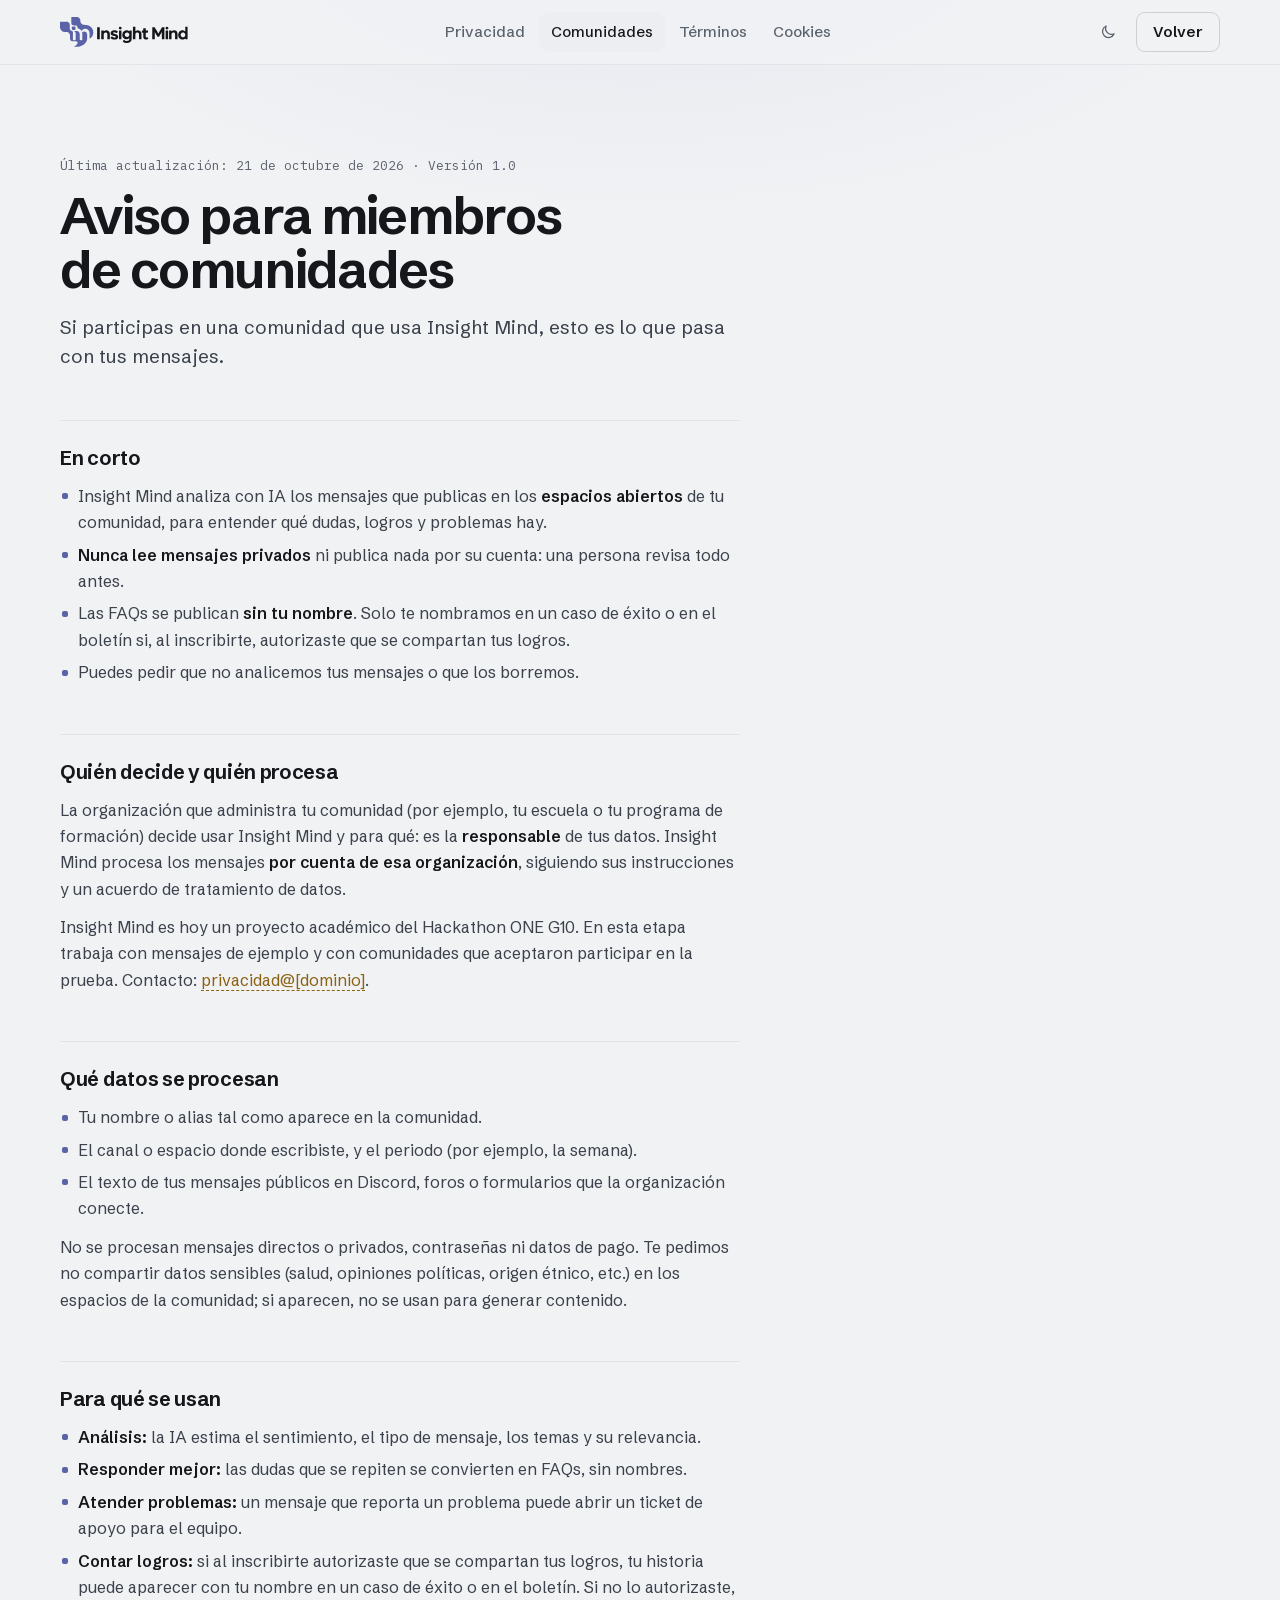
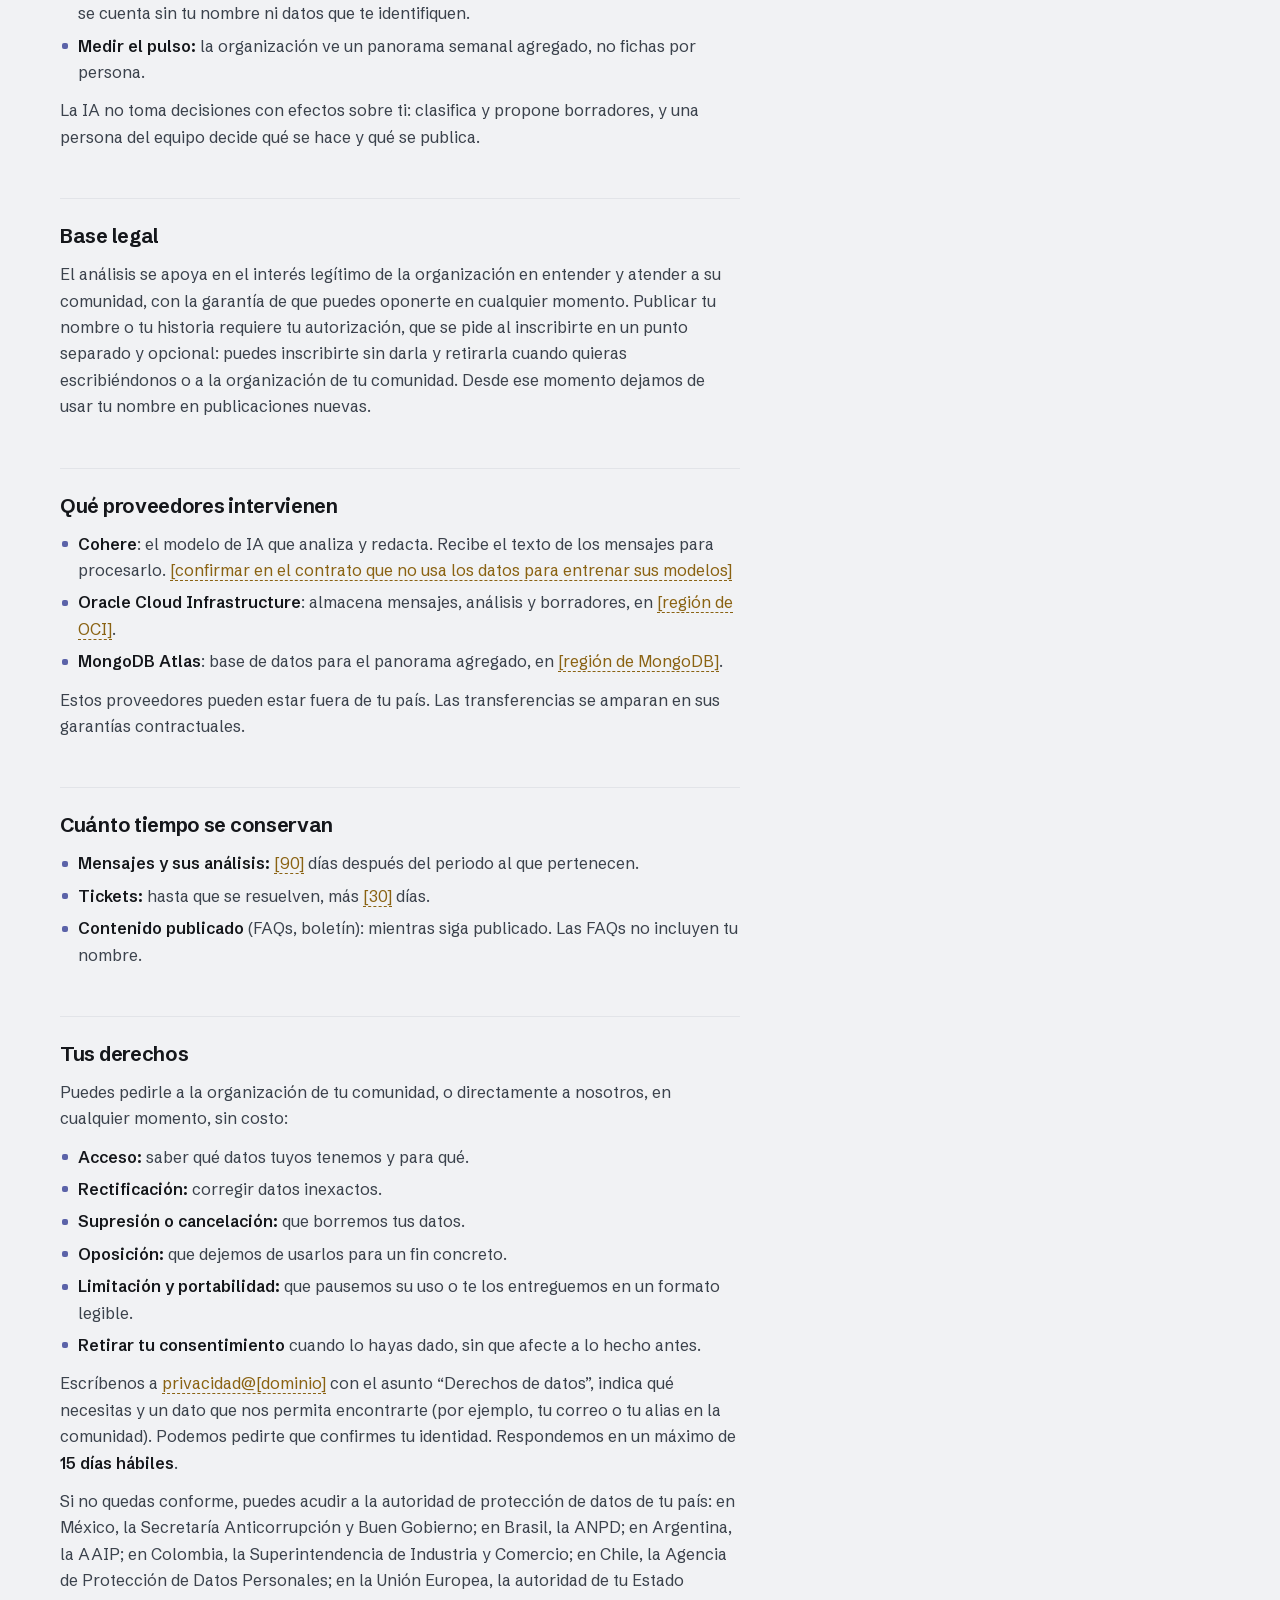
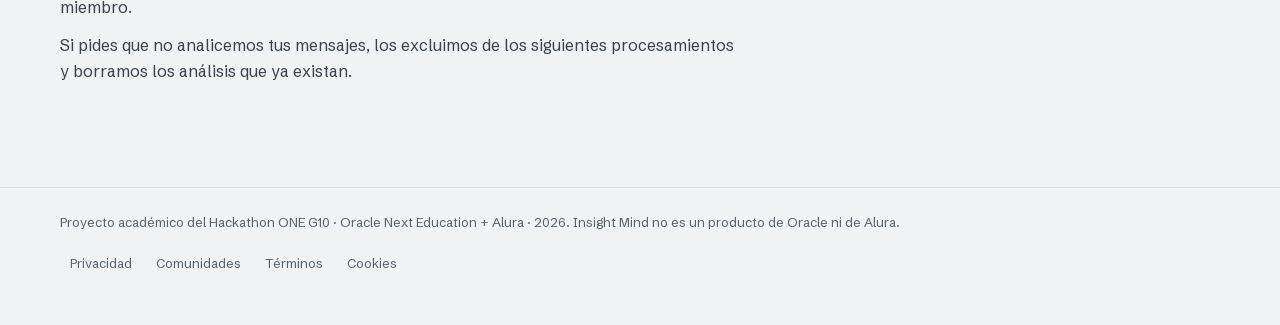
<file: frontend/landingpage/legal/comunidad.html>
<!doctype html>
<html lang="es">
<head>
<meta charset="utf-8">
<meta name="viewport" content="width=device-width, initial-scale=1, viewport-fit=cover">
<title>Aviso para miembros de comunidades · Insight Mind</title>
<meta name="description" content="Si participas en una comunidad que usa Insight Mind, esto es lo que pasa con tus mensajes.">
<meta name="theme-color" content="#F1F2F4" media="(prefers-color-scheme: light)">
<meta name="theme-color" content="#121317" media="(prefers-color-scheme: dark)">
<link rel="icon" href="../img/isotipo.svg" type="image/svg+xml">
<script>
  try { const t = localStorage.getItem("im-sitio-tema"); if (t === "light" || t === "dark") document.documentElement.dataset.theme = t; } catch (e) {}
</script>
<link rel="preload" href="../fuentes/schibsted-grotesk-400-800-latin.woff2" as="font" type="font/woff2" crossorigin>
<link rel="stylesheet" href="../css/fuentes.css">
<link rel="stylesheet" href="../css/sitio.css">
</head>
<body class="pagina_legal">

<svg class="sprite" aria-hidden="true" focusable="false">
  <symbol id="logo_marca" viewBox="0 0 240 219"><g fill="currentColor"><path d="M116.756,101.545c5.617,-0.036 5.613,0.029 7.354,0.278c0.858,0.123 5.709,0.817 10.081,3.968c11.952,8.612 9.612,20.909 9.843,27.777c0.049,1.451 -0.005,15.484 -0.003,15.634c0.138,11.983 -0.425,15.176 0.636,17.164c1.913,3.583 4.629,3.102 8.665,3.096c3.007,-0.004 7.412,0.7 9.025,-3.784c0.454,-1.263 0.385,-1.303 0.336,-16.771c-0.076,-24.105 0.268,-25.661 -0.367,-30.403c-0.806,-6.02 -2.265,-6.294 -0.755,-7.963c5.15,-5.693 19.849,-7.295 28.091,-0.632c9.524,7.7 8.634,17.856 8.626,27.198c-0.019,21.798 0.302,24.52 -1.308,30.381c-8.869,32.285 -46.773,54.397 -93.216,49.948c-1.501,-0.144 -1.301,-1.078 -0.546,-1.513c5.929,-3.417 6.3,-2.878 14.244,-9.354c7.716,-6.29 13.316,-16.292 9.725,-23.498c-3.361,-6.744 -9.822,-6.284 -11.909,-6.284c-23.616,0.004 -23.612,0.014 -25.665,-0.02c-6.961,-0.116 -14.129,-4.324 -15.989,-13.984c-0.773,-4.017 -0.099,-22.033 -0.422,-29.222c-0.311,-6.926 -4.455,-15.005 -9.946,-19.025c-9.279,-6.794 -14.978,-5.319 -27.917,-5.496c-20.008,-0.273 -31.395,-14.566 -34.407,-27.413c-1.13,-4.819 -0.844,-5.191 -0.873,-39.798c-0,-0.349 -1.031,-7.662 5.491,-7.873c1.6,-0.052 35.819,-0.012 38.934,-0.008c3.258,0.004 11.219,-0.751 17.445,3.691c10.401,7.42 9.498,16.113 9.502,24.544c0.012,23.82 -0.137,23.896 1.019,27.158c4.053,11.444 13.825,11.642 15.646,12.472c5.711,2.602 6.102,8.448 6.257,9.629c0.236,1.804 0.032,49.996 0.102,52.211c0.084,2.654 1.987,4.804 4.05,5.491c0.758,0.253 1.148,0.382 9.988,0.31c4.783,-0.039 5.875,-4.135 5.955,-5.205c0.063,-0.842 0.031,-29.856 0.028,-32.452c-0.014,-12.897 0.573,-16.817 -3.783,-22.814c-3.6,-4.957 -7.403,-4.814 -5.843,-6.209c0.463,-0.414 5.979,-1.174 11.904,-1.229Z"/><path d="M125.597,0.066c11.328,0.844 16.97,7.907 19.548,11.927c5.174,8.067 2.993,16.855 4.008,22.176c2.177,11.408 10.927,20.653 25.136,22.91c10.267,1.631 18.163,-1.533 33.891,4.264c10.682,3.937 21.732,12.246 28.218,24.5c13.237,25.009 6.718,55.16 -18.41,71.118c-1.197,0.76 -2.187,1.551 -2.203,0.507c-0.043,-2.95 0.161,-2.949 0.003,-36.88c-0.003,-0.736 1.138,-19.428 -13.873,-29.366c-11.462,-7.589 -30.889,-7.061 -43.191,9.953c-0.073,0.101 -1.628,3.03 -2.468,1.137c-0.588,-1.327 -3.111,-8.879 -11.422,-13.68c-7.059,-4.078 -10.989,-1.664 -15.196,-7.206c-3.393,-4.469 -0.347,-8.176 -5.046,-14.723c-3.927,-5.471 -10.091,-5.516 -11.082,-5.523c-14.386,-0.105 -16.659,0.677 -22.054,-2.366c-3.761,-2.121 -9.084,-7.874 -8.752,-16.691c0.042,-1.116 -0.084,-36.626 0.081,-37.469c1.054,-5.384 5.798,-4.617 8.601,-4.616c22.996,0.01 28.983,-0.028 34.211,0.028Z"/><path d="M107.894,94.806c-1.533,0.036 -15.63,0.061 -16.192,-0.023c-1.146,-0.17 -5.195,-1.376 -5.214,-6.348c-0.052,-13.856 -0.095,-13.871 0.265,-15.018c1.361,-4.327 5.507,-4.325 6.105,-4.325c15.331,0.006 15.355,-0.059 16.468,0.315c1.582,0.531 3.924,2.394 4.024,5.454c0.115,3.534 0.036,12.488 0.027,13.574c-0.004,0.48 0.137,4.799 -4.587,6.203c-0.07,0.021 -0.066,0.012 -0.898,0.168Z"/></g></symbol>
  <symbol id="logo_h" viewBox="0 0 933 219"><g style="fill:var(--primary)"><path d="M116.756,101.545c5.617,-0.036 5.613,0.029 7.354,0.278c0.858,0.123 5.709,0.817 10.081,3.968c11.952,8.612 9.612,20.909 9.843,27.777c0.049,1.451 -0.005,15.484 -0.003,15.634c0.138,11.983 -0.425,15.176 0.636,17.164c1.913,3.583 4.629,3.102 8.665,3.096c3.007,-0.004 7.412,0.7 9.025,-3.784c0.454,-1.263 0.385,-1.303 0.336,-16.771c-0.076,-24.105 0.268,-25.661 -0.367,-30.403c-0.806,-6.02 -2.265,-6.294 -0.755,-7.963c5.15,-5.693 19.849,-7.295 28.091,-0.632c9.524,7.7 8.634,17.856 8.626,27.198c-0.019,21.798 0.302,24.52 -1.308,30.381c-8.869,32.285 -46.773,54.397 -93.216,49.948c-1.501,-0.144 -1.301,-1.078 -0.546,-1.513c5.929,-3.417 6.3,-2.878 14.244,-9.354c7.716,-6.29 13.316,-16.292 9.725,-23.498c-3.361,-6.744 -9.822,-6.284 -11.909,-6.284c-23.616,0.004 -23.612,0.014 -25.665,-0.02c-6.961,-0.116 -14.129,-4.324 -15.989,-13.984c-0.773,-4.017 -0.099,-22.033 -0.422,-29.222c-0.311,-6.926 -4.455,-15.005 -9.946,-19.025c-9.279,-6.794 -14.978,-5.319 -27.917,-5.496c-20.008,-0.273 -31.395,-14.566 -34.407,-27.413c-1.13,-4.819 -0.844,-5.191 -0.873,-39.798c-0,-0.349 -1.031,-7.662 5.491,-7.873c1.6,-0.052 35.819,-0.012 38.934,-0.008c3.258,0.004 11.219,-0.751 17.445,3.691c10.401,7.42 9.498,16.113 9.502,24.544c0.012,23.82 -0.137,23.896 1.019,27.158c4.053,11.444 13.825,11.642 15.646,12.472c5.711,2.602 6.102,8.448 6.257,9.629c0.236,1.804 0.032,49.996 0.102,52.211c0.084,2.654 1.987,4.804 4.05,5.491c0.758,0.253 1.148,0.382 9.988,0.31c4.783,-0.039 5.875,-4.135 5.955,-5.205c0.063,-0.842 0.031,-29.856 0.028,-32.452c-0.014,-12.897 0.573,-16.817 -3.783,-22.814c-3.6,-4.957 -7.403,-4.814 -5.843,-6.209c0.463,-0.414 5.979,-1.174 11.904,-1.229Z"/><path d="M125.597,0.066c11.328,0.844 16.97,7.907 19.548,11.927c5.174,8.067 2.993,16.855 4.008,22.176c2.177,11.408 10.927,20.653 25.136,22.91c10.267,1.631 18.163,-1.533 33.891,4.264c10.682,3.937 21.732,12.246 28.218,24.5c13.237,25.009 6.718,55.16 -18.41,71.118c-1.197,0.76 -2.187,1.551 -2.203,0.507c-0.043,-2.95 0.161,-2.949 0.003,-36.88c-0.003,-0.736 1.138,-19.428 -13.873,-29.366c-11.462,-7.589 -30.889,-7.061 -43.191,9.953c-0.073,0.101 -1.628,3.03 -2.468,1.137c-0.588,-1.327 -3.111,-8.879 -11.422,-13.68c-7.059,-4.078 -10.989,-1.664 -15.196,-7.206c-3.393,-4.469 -0.347,-8.176 -5.046,-14.723c-3.927,-5.471 -10.091,-5.516 -11.082,-5.523c-14.386,-0.105 -16.659,0.677 -22.054,-2.366c-3.761,-2.121 -9.084,-7.874 -8.752,-16.691c0.042,-1.116 -0.084,-36.626 0.081,-37.469c1.054,-5.384 5.798,-4.617 8.601,-4.616c22.996,0.01 28.983,-0.028 34.211,0.028Z"/><path d="M107.894,94.806c-1.533,0.036 -15.63,0.061 -16.192,-0.023c-1.146,-0.17 -5.195,-1.376 -5.214,-6.348c-0.052,-13.856 -0.095,-13.871 0.265,-15.018c1.361,-4.327 5.507,-4.325 6.105,-4.325c15.331,0.006 15.355,-0.059 16.468,0.315c1.582,0.531 3.924,2.394 4.024,5.454c0.115,3.534 0.036,12.488 0.027,13.574c-0.004,0.48 0.137,4.799 -4.587,6.203c-0.07,0.021 -0.066,0.012 -0.898,0.168Z"/></g><g fill="currentColor"><path d="M691.897,111.973c0.097,2.536 0.187,2.52 0.155,47.34c-0.002,2.628 0.523,3.678 -2.102,3.724c-15.443,0.271 -15.815,0.049 -16.269,-1.174c-0.134,-0.36 0.112,-79.063 -0.044,-85.127c-0.068,-2.619 1.228,-2.256 12.791,-2.266c4.161,-0.004 4.752,-0.355 6.822,3.252c2.581,4.498 9.486,16.635 10.309,18.082c2.535,4.455 2.578,4.391 5.107,8.886c1.848,3.285 1.916,3.21 3.775,6.502c1.394,2.468 2.653,4.717 2.883,5.128c0.043,0.078 2.077,4.548 3.249,3.11c0.397,-0.487 19.296,-33.41 20.967,-36.32c4.656,-8.112 4.872,-8.181 5.645,-8.429c0.797,-0.255 3.612,-0.234 12.409,-0.24c3.387,-0.002 4.993,-1.121 4.992,2.287c-0.002,6.81 -0.019,84.76 -0.156,85.121c-0.496,1.307 -0.963,1.225 -16.258,1.19c-3.15,-0.007 -2.461,-1.611 -2.454,-13.391c0.02,-32.533 -0.073,-33.985 0.288,-36.874c0.229,-1.834 -1.066,-2.307 -1.899,-0.674c-5.883,11.531 -6.364,11.222 -17.383,30.306c-1.829,3.168 -3.257,2.681 -11.053,2.58c-2.554,-0.033 -2.995,-2.077 -8.166,-11.005c-10.956,-18.916 -10.97,-18.9 -11.722,-20.644c-0.522,-1.211 -0.413,-1.236 -0.487,-1.321c-0.073,-0.085 -0.101,-0.003 -1.396,-0.044Z"/><path d="M515.993,99.07c2.779,-0.004 7.244,-0.561 7.632,1.42c0.058,0.295 0.043,56.054 -0.037,60.572c-0.544,30.44 -41.529,38.73 -63.233,18.766c-2.617,-2.407 -1.275,-3.025 1.008,-5.708c5.815,-6.833 6.502,-8.477 8.15,-7.017c17.751,15.726 31.558,4.788 32.967,3.306c4.671,-4.912 4.109,-14.488 3.927,-14.667c-0.903,-0.89 -0.986,-0.053 -3.001,1.408c-18.681,13.548 -52.648,-0.223 -48.287,-32.132c3.904,-28.557 37.3,-33.684 49.375,-20.954c2.862,3.017 1.89,-2.749 2.015,-3.581c0.288,-1.928 4.335,-1.403 9.483,-1.412Zm-10.212,25.895c-6.102,-18.57 -31.534,-14.508 -32.957,3.593c-1.973,25.092 39,24.236 32.957,-3.593Z"/><path d="M914.151,156.216c-0.076,0.076 -7.381,10.532 -24.831,7.771c-23.321,-3.69 -34.128,-31.535 -20.721,-52.787c10.374,-16.444 34.815,-16.807 43.315,-7.748c1.563,1.666 1.444,1.905 2.075,1.877c0.724,-0.031 0.553,-0.448 0.555,-13.665c0.002,-18.762 -0.399,-20.025 1.106,-20.451c0.438,-0.124 15.383,-0.171 15.981,0.019c1.251,0.397 1.024,0.945 1.036,26.583c0.003,5.062 0.031,62.867 0.002,63.275c-0.186,2.55 -2.642,1.957 -12.545,1.952c-1.323,-0.001 -3.958,0.383 -4.822,-0.818c-0.578,-0.804 0.04,-4.987 -0.421,-5.576c-0.174,-0.223 -0.555,-0.21 -0.729,-0.433Zm-33.174,-24.15c0.178,1.754 0.223,11.527 11.097,15.649c3.435,1.302 13.761,2.809 20.046,-6.91c8.779,-13.576 -4.243,-34.066 -21.753,-26.071c-3.345,1.527 -5.699,4.666 -6.082,5.178c-3.732,4.978 -3.291,11.609 -3.308,12.155Z"/><path d="M539.708,71.116c7,0.002 9.872,-0.139 10.464,0.428c0.54,0.517 0.445,0.665 0.458,25.393c0.002,3.044 -0.939,8.935 2.252,6.143c7.039,-6.156 17.245,-6.056 21.106,-5.359c21.668,3.913 21.223,21.288 21.234,31.722c0.034,32.804 -0.196,32.824 -0.462,33.101c-0.816,0.853 -16.332,0.746 -17.087,0.076c-1.258,-1.115 0.03,-28.321 -0.784,-38.487c-1.193,-14.898 -26.198,-15.295 -26.304,3.557c-0.19,33.797 0.786,34.762 -1.171,35.28c-2.214,0.586 -13.799,0.112 -14.998,0.063c-1.911,-0.078 -1.826,-1.802 -1.83,-1.956c-0.03,-1.156 0.015,-85.71 0.046,-87.863c0.043,-2.941 4.108,-2.089 7.075,-2.099Z"/><path d="M319.56,104.632c0.411,-0.102 0.86,0.123 1.271,0.021c0.158,-0.039 0.168,-0.282 0.275,-0.405c5.308,-6.098 16.502,-8.397 25.394,-5.835c19.612,5.649 17.666,26.941 17.661,31.91c-0.03,31.671 -0.019,31.751 -0.466,32.221c-0.834,0.875 -16.385,0.699 -17.09,0.082c-1.118,-0.978 -0.273,-29.431 -0.538,-35.81c-0.718,-17.297 -17.211,-14.806 -22.563,-9.758c-4.708,4.442 -4.022,6.27 -4.003,39.62c0.003,4.331 1.404,6.351 -2.942,6.37c-13.983,0.061 -15.142,0.396 -15.241,-1.956c-0.089,-2.111 -0.013,-30.737 -0.006,-33.41c0.072,-27.34 -0.478,-28.217 1.258,-28.58c0.316,-0.066 15.538,-0.017 15.69,-0c0.816,0.091 1.29,0.208 1.3,5.531Z"/><path d="M805.909,99.06c3.858,0.003 7.845,-0.513 8.252,1.304c0.173,0.774 -0.889,6.472 2.138,3.414c10.225,-10.331 41.963,-11.199 42.086,21.273c0.011,2.945 0.137,36.164 -0.12,36.812c-0.502,1.27 -0.935,1.266 -14.578,1.178c-2.731,-0.018 -3.398,-0.124 -3.395,-2.849c0.037,-38.287 0.754,-40.41 -4.672,-44.593c-6.241,-4.812 -21.08,-2.414 -21.332,12.076c-0.315,18.137 0.521,34.066 -0.608,34.983c-0.844,0.685 -15.809,0.521 -16.478,0.052c-1.231,-0.862 -0.588,-1.274 -0.679,-55.235c-0.006,-3.309 -0.592,-7.876 1.386,-8.315c0.656,-0.146 6.354,-0.099 8,-0.1Z"/><path d="M394.813,137.851c-9.308,-2.029 -23.88,-4.264 -25.135,-18.108c-2.104,-23.194 36.18,-30.232 52.981,-12.094c1.47,1.587 -1.418,3.5 -4.119,6.057c-4.647,4.397 -5.034,5.019 -6.477,3.801c-12.214,-10.311 -23.211,-6.138 -24.604,-2.224c-2.086,5.865 5.365,6.254 20.532,10.43c2.279,0.628 22.171,6.105 15.931,24.883c-5.266,15.846 -36.979,20.396 -54.475,3.276c-2.408,-2.356 -0.891,-3.011 4.437,-8.396c2.936,-2.967 3.419,-5.321 6.261,-2.299c9.242,9.83 24.765,9.091 27.447,3.684c3.271,-6.596 -10.732,-8.63 -12.779,-9.009Z"/><path d="M639.869,99.071c0.216,0.012 2.358,0.136 2.668,0.464c0.733,0.777 0.522,13.657 0.031,14.155c-1.183,1.199 -14.877,-0.051 -15.861,0.849c-0.583,0.533 -0.582,4.818 -0.582,5.24c0.002,24.258 -0.61,27.412 4.106,28.894c5.527,1.738 9.201,-3.278 10.782,-0.953c0.257,0.377 3.227,11.14 3.296,11.587c0.561,3.644 -13.729,6.27 -21.163,4.514c-13.641,-3.222 -15.075,-13.994 -15.158,-20.318c-0.201,-15.299 0.655,-27.961 -0.614,-29.019c-0.71,-0.592 -8.082,0.165 -8.954,-0.694c-0.762,-0.751 -0.772,-13.539 0.076,-14.315c0.78,-0.715 8.228,-0.034 8.932,-0.696c1.097,-1.033 0.247,-14.555 0.613,-15.956c0.325,-1.244 0.8,-1.473 16.031,-1.176c2.821,0.055 1.953,2.172 2.04,15.283c0.018,2.776 1.431,2.154 13.758,2.141Z"/><path d="M277.9,74.409c8.222,0.016 11.626,-0.181 12.254,0.598c0.473,0.586 0.252,0.692 0.344,82.547c0.004,3.839 0.903,5.49 -2.932,5.502c-14.569,0.048 -15.501,0.164 -15.908,-1.073c-0.289,-0.879 -0.108,-86.164 -0.107,-86.17c0.402,-2.032 5.348,-1.403 6.349,-1.405Z"/><path d="M786.588,99.063c0.212,0.016 2.285,0.173 2.606,0.53c0.494,0.55 0.362,0.693 0.355,60.602c-0,3.384 -1.322,2.824 -4.719,2.846c-10.691,0.07 -12.3,0.114 -12.851,-0.508c-0.423,-0.476 -0.42,-3.769 -0.42,-4.099c0.008,-11.509 -0.062,-55.672 -0.019,-57.108c0.085,-2.833 1.502,-2.242 15.049,-2.264Z"/><path d="M448.84,111.877c-0.05,49.941 -0.119,49.947 -0.216,50.204c-0.39,1.042 -0.767,1.056 -14.342,0.977c-3.868,-0.022 -3.349,-1.422 -3.355,-4.624c-0.008,-4.637 -0.105,-57.489 -0.03,-57.963c0.269,-1.704 2.165,-1.442 13.049,-1.398c3.275,0.013 4.779,-1.037 4.814,2.241c0.002,0.158 -0.023,7.689 0.081,10.562Z"/><path d="M770.262,82.822c-0.389,-15.301 16.134,-14.249 19.894,-6.121c6.168,13.335 -15.695,22.014 -19.894,6.121Z"/><path d="M429.414,81.126c2.585,-14.858 16.83,-10.919 19.831,-4.409c6.594,14.301 -18.024,22.014 -19.831,4.409Z"/></g></symbol>
  <symbol id="i_sol" viewBox="0 0 24 24"><circle cx="12" cy="12" r="4"/><path d="M12 2.5v2M12 19.5v2M4.6 4.6l1.4 1.4M18 18l1.4 1.4M2.5 12h2M19.5 12h2M4.6 19.4 6 18M18 6l1.4-1.4"/></symbol>
  <symbol id="i_luna" viewBox="0 0 24 24"><path d="M20 14.5A8 8 0 0 1 9.5 4a8 8 0 1 0 10.5 10.5Z"/></symbol>
  <symbol id="i_flecha" viewBox="0 0 24 24"><path d="M5 12h14M13 6l6 6-6 6"/></symbol>
  <symbol id="i_check" viewBox="0 0 24 24"><path d="m5 12.5 4.5 4.5L19 7.5"/></symbol>
  <symbol id="i_cerrar" viewBox="0 0 24 24"><path d="M6 6l12 12M18 6 6 18"/></symbol>
  <symbol id="i_mas" viewBox="0 0 24 24"><path d="M12 5v14M5 12h14"/></symbol>
</svg>

<a class="saltar" href="#principal">Saltar al contenido</a>

<header class="cabecera" data-scroll="si">
  <div class="contenedor cabecera_fila">
    <a class="marca" href="../index.html" aria-label="Insight Mind, inicio">
      <svg class="marca_logo" aria-hidden="true"><use href="#logo_h"/></svg>
    </a>
    <nav class="anclas" aria-label="Documentos legales"><a href="privacidad.html">Privacidad</a><a href="comunidad.html" aria-current="page">Comunidades</a><a href="terminos.html">Términos</a><a href="cookies.html">Cookies</a></nav>
    <div class="cabecera_acciones">
      <button class="boton_icono" id="boton_tema" type="button" aria-label="Cambiar a tema oscuro">
        <svg class="ico ico_luna" aria-hidden="true"><use href="#i_luna"/></svg>
        <svg class="ico ico_sol" aria-hidden="true"><use href="#i_sol"/></svg>
      </button>
      <a class="boton boton_sutil" href="../index.html">Volver</a>
    </div>
  </div>
</header>

<main id="principal" class="legal">
  <div class="contenedor legal_rejilla">
    <article class="legal_doc prosa" aria-labelledby="titulo_legal">
      <p class="legal_fecha"><time datetime="2026-10-21">Última actualización: 21 de octubre de 2026</time> · Versión 1.0</p>
      <h1 id="titulo_legal">Aviso para miembros de comunidades</h1>
      <p class="legal_resumen">Si participas en una comunidad que usa Insight Mind, esto es lo que pasa con tus mensajes.</p>

      <h2 id="en-corto">En corto</h2>
      <ul>
        <li>Insight Mind analiza con IA los mensajes que publicas en los <strong>espacios abiertos</strong> de tu comunidad, para entender qué dudas, logros y problemas hay.</li>
        <li><strong>Nunca lee mensajes privados</strong> ni publica nada por su cuenta: una persona revisa todo antes.</li>
        <li>Las FAQs se publican <strong>sin tu nombre</strong>. Solo te nombramos en un caso de éxito o en el boletín si, al inscribirte, autorizaste que se compartan tus logros.</li>
        <li>Puedes pedir que no analicemos tus mensajes o que los borremos.</li>
      </ul>

      <h2 id="quien">Quién decide y quién procesa</h2>
      <p>La organización que administra tu comunidad (por ejemplo, tu escuela o tu programa de formación) decide usar Insight Mind y para qué: es la <strong>responsable</strong> de tus datos. Insight Mind procesa los mensajes <strong>por cuenta de esa organización</strong>, siguiendo sus instrucciones y un acuerdo de tratamiento de datos.</p>
      <p>Insight Mind es hoy un proyecto académico del Hackathon ONE G10. En esta etapa trabaja con mensajes de ejemplo y con comunidades que aceptaron participar en la prueba. Contacto: <span class="pendiente">privacidad@[dominio]</span>.</p>

      <h2 id="datos">Qué datos se procesan</h2>
      <ul>
        <li>Tu nombre o alias tal como aparece en la comunidad.</li>
        <li>El canal o espacio donde escribiste, y el periodo (por ejemplo, la semana).</li>
        <li>El texto de tus mensajes públicos en Discord, foros o formularios que la organización conecte.</li>
      </ul>
      <p>No se procesan mensajes directos o privados, contraseñas ni datos de pago. Te pedimos no compartir datos sensibles (salud, opiniones políticas, origen étnico, etc.) en los espacios de la comunidad; si aparecen, no se usan para generar contenido.</p>

      <h2 id="para-que">Para qué se usan</h2>
      <ul>
        <li><strong>Análisis:</strong> la IA estima el sentimiento, el tipo de mensaje, los temas y su relevancia.</li>
        <li><strong>Responder mejor:</strong> las dudas que se repiten se convierten en FAQs, sin nombres.</li>
        <li><strong>Atender problemas:</strong> un mensaje que reporta un problema puede abrir un ticket de apoyo para el equipo.</li>
        <li><strong>Contar logros:</strong> si al inscribirte autorizaste que se compartan tus logros, tu historia puede aparecer con tu nombre en un caso de éxito o en el boletín. Si no lo autorizaste, se cuenta sin tu nombre ni datos que te identifiquen.</li>
        <li><strong>Medir el pulso:</strong> la organización ve un panorama semanal agregado, no fichas por persona.</li>
      </ul>
      <p>La IA no toma decisiones con efectos sobre ti: clasifica y propone borradores, y una persona del equipo decide qué se hace y qué se publica.</p>

      <h2 id="base">Base legal</h2>
      <p>El análisis se apoya en el interés legítimo de la organización en entender y atender a su comunidad, con la garantía de que puedes oponerte en cualquier momento. Publicar tu nombre o tu historia requiere tu autorización, que se pide al inscribirte en un punto separado y opcional: puedes inscribirte sin darla y retirarla cuando quieras escribiéndonos o a la organización de tu comunidad. Desde ese momento dejamos de usar tu nombre en publicaciones nuevas.</p>

      <h2 id="proveedores">Qué proveedores intervienen</h2>
      <ul>
        <li><strong>Cohere</strong>: el modelo de IA que analiza y redacta. Recibe el texto de los mensajes para procesarlo. <span class="pendiente">[confirmar en el contrato que no usa los datos para entrenar sus modelos]</span></li>
        <li><strong>Oracle Cloud Infrastructure</strong>: almacena mensajes, análisis y borradores, en <span class="pendiente">[región de OCI]</span>.</li>
        <li><strong>MongoDB Atlas</strong>: base de datos para el panorama agregado, en <span class="pendiente">[región de MongoDB]</span>.</li>
      </ul>
      <p>Estos proveedores pueden estar fuera de tu país. Las transferencias se amparan en sus garantías contractuales.</p>

      <h2 id="conservacion">Cuánto tiempo se conservan</h2>
      <ul>
        <li><strong>Mensajes y sus análisis:</strong> <span class="pendiente">[90]</span> días después del periodo al que pertenecen.</li>
        <li><strong>Tickets:</strong> hasta que se resuelven, más <span class="pendiente">[30]</span> días.</li>
        <li><strong>Contenido publicado</strong> (FAQs, boletín): mientras siga publicado. Las FAQs no incluyen tu nombre.</li>
      </ul>

      <h2 id="derechos">Tus derechos</h2>
      <p>Puedes pedirle a la organización de tu comunidad, o directamente a nosotros, en cualquier momento, sin costo:</p>
      <ul>
        <li><strong>Acceso:</strong> saber qué datos tuyos tenemos y para qué.</li>
        <li><strong>Rectificación:</strong> corregir datos inexactos.</li>
        <li><strong>Supresión o cancelación:</strong> que borremos tus datos.</li>
        <li><strong>Oposición:</strong> que dejemos de usarlos para un fin concreto.</li>
        <li><strong>Limitación y portabilidad:</strong> que pausemos su uso o te los entreguemos en un formato legible.</li>
        <li><strong>Retirar tu consentimiento</strong> cuando lo hayas dado, sin que afecte a lo hecho antes.</li>
      </ul>
      <p>Escríbenos a <span class="pendiente">privacidad@[dominio]</span> con el asunto “Derechos de datos”, indica qué necesitas y un dato que nos permita encontrarte (por ejemplo, tu correo o tu alias en la comunidad). Podemos pedirte que confirmes tu identidad. Respondemos en un máximo de <strong>15 días hábiles</strong>.</p>
      <p>Si no quedas conforme, puedes acudir a la autoridad de protección de datos de tu país: en México, la Secretaría Anticorrupción y Buen Gobierno; en Brasil, la ANPD; en Argentina, la AAIP; en Colombia, la Superintendencia de Industria y Comercio; en Chile, la Agencia de Protección de Datos Personales; en la Unión Europea, la autoridad de tu Estado miembro.</p>
      <p>Si pides que no analicemos tus mensajes, los excluimos de los siguientes procesamientos y borramos los análisis que ya existan.</p>
    </article>
  </div>
</main>

<footer class="pie">
  <div class="contenedor pie_legal">
    <p>Proyecto académico del Hackathon ONE G10 · Oracle Next Education + Alura · 2026. Insight Mind no es un producto de Oracle ni de Alura.</p>
    <nav class="pie_anclas" aria-label="Información legal"><a href="privacidad.html">Privacidad</a><a href="comunidad.html" aria-current="page">Comunidades</a><a href="terminos.html">Términos</a><a href="cookies.html">Cookies</a></nav>
  </div>
</footer>

<script src="../js/legal.js"></script>
</body>
</html>
</file>
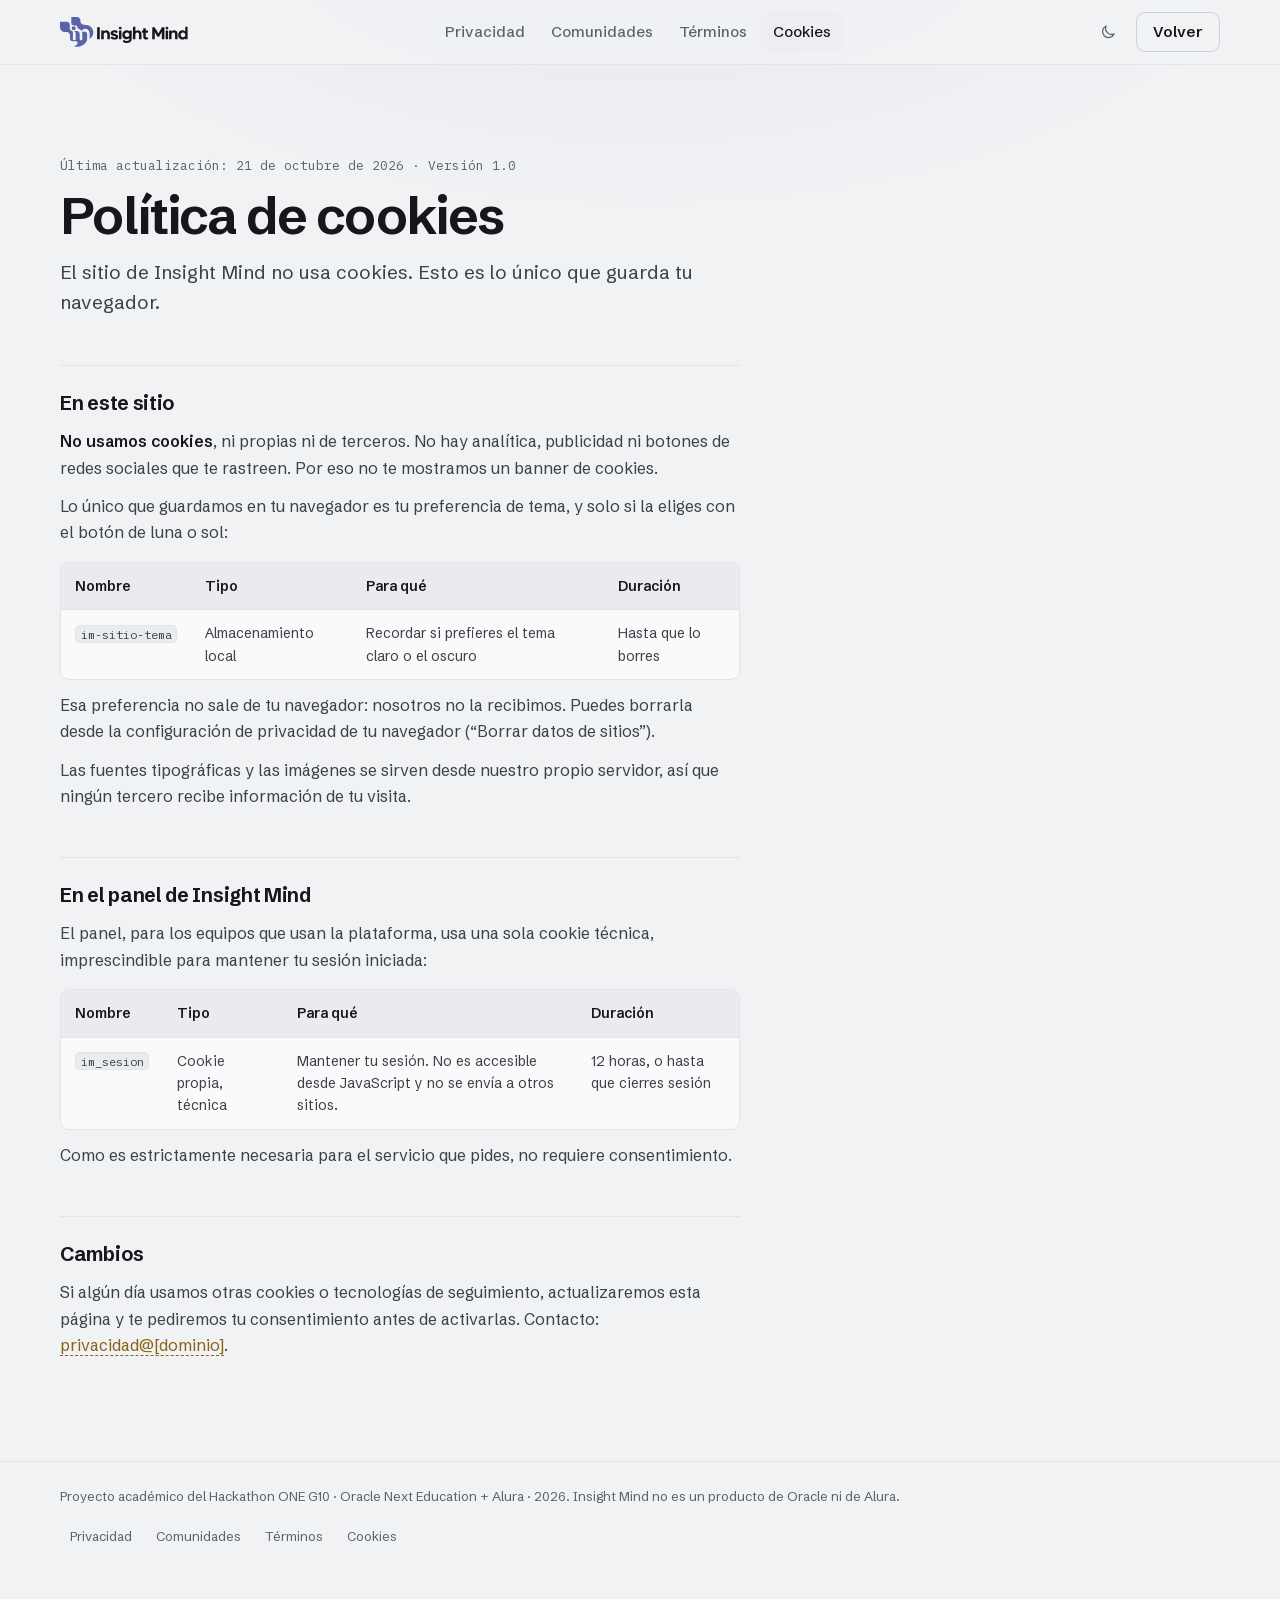
<file: frontend/landingpage/legal/cookies.html>
<!doctype html>
<html lang="es">
<head>
<meta charset="utf-8">
<meta name="viewport" content="width=device-width, initial-scale=1, viewport-fit=cover">
<title>Política de cookies · Insight Mind</title>
<meta name="description" content="El sitio de Insight Mind no usa cookies. Esto es lo único que guarda tu navegador.">
<meta name="theme-color" content="#F1F2F4" media="(prefers-color-scheme: light)">
<meta name="theme-color" content="#121317" media="(prefers-color-scheme: dark)">
<link rel="icon" href="../img/isotipo.svg" type="image/svg+xml">
<script>
  try { const t = localStorage.getItem("im-sitio-tema"); if (t === "light" || t === "dark") document.documentElement.dataset.theme = t; } catch (e) {}
</script>
<link rel="preload" href="../fuentes/schibsted-grotesk-400-800-latin.woff2" as="font" type="font/woff2" crossorigin>
<link rel="stylesheet" href="../css/fuentes.css">
<link rel="stylesheet" href="../css/sitio.css">
</head>
<body class="pagina_legal">

<svg class="sprite" aria-hidden="true" focusable="false">
  <symbol id="logo_marca" viewBox="0 0 240 219"><g fill="currentColor"><path d="M116.756,101.545c5.617,-0.036 5.613,0.029 7.354,0.278c0.858,0.123 5.709,0.817 10.081,3.968c11.952,8.612 9.612,20.909 9.843,27.777c0.049,1.451 -0.005,15.484 -0.003,15.634c0.138,11.983 -0.425,15.176 0.636,17.164c1.913,3.583 4.629,3.102 8.665,3.096c3.007,-0.004 7.412,0.7 9.025,-3.784c0.454,-1.263 0.385,-1.303 0.336,-16.771c-0.076,-24.105 0.268,-25.661 -0.367,-30.403c-0.806,-6.02 -2.265,-6.294 -0.755,-7.963c5.15,-5.693 19.849,-7.295 28.091,-0.632c9.524,7.7 8.634,17.856 8.626,27.198c-0.019,21.798 0.302,24.52 -1.308,30.381c-8.869,32.285 -46.773,54.397 -93.216,49.948c-1.501,-0.144 -1.301,-1.078 -0.546,-1.513c5.929,-3.417 6.3,-2.878 14.244,-9.354c7.716,-6.29 13.316,-16.292 9.725,-23.498c-3.361,-6.744 -9.822,-6.284 -11.909,-6.284c-23.616,0.004 -23.612,0.014 -25.665,-0.02c-6.961,-0.116 -14.129,-4.324 -15.989,-13.984c-0.773,-4.017 -0.099,-22.033 -0.422,-29.222c-0.311,-6.926 -4.455,-15.005 -9.946,-19.025c-9.279,-6.794 -14.978,-5.319 -27.917,-5.496c-20.008,-0.273 -31.395,-14.566 -34.407,-27.413c-1.13,-4.819 -0.844,-5.191 -0.873,-39.798c-0,-0.349 -1.031,-7.662 5.491,-7.873c1.6,-0.052 35.819,-0.012 38.934,-0.008c3.258,0.004 11.219,-0.751 17.445,3.691c10.401,7.42 9.498,16.113 9.502,24.544c0.012,23.82 -0.137,23.896 1.019,27.158c4.053,11.444 13.825,11.642 15.646,12.472c5.711,2.602 6.102,8.448 6.257,9.629c0.236,1.804 0.032,49.996 0.102,52.211c0.084,2.654 1.987,4.804 4.05,5.491c0.758,0.253 1.148,0.382 9.988,0.31c4.783,-0.039 5.875,-4.135 5.955,-5.205c0.063,-0.842 0.031,-29.856 0.028,-32.452c-0.014,-12.897 0.573,-16.817 -3.783,-22.814c-3.6,-4.957 -7.403,-4.814 -5.843,-6.209c0.463,-0.414 5.979,-1.174 11.904,-1.229Z"/><path d="M125.597,0.066c11.328,0.844 16.97,7.907 19.548,11.927c5.174,8.067 2.993,16.855 4.008,22.176c2.177,11.408 10.927,20.653 25.136,22.91c10.267,1.631 18.163,-1.533 33.891,4.264c10.682,3.937 21.732,12.246 28.218,24.5c13.237,25.009 6.718,55.16 -18.41,71.118c-1.197,0.76 -2.187,1.551 -2.203,0.507c-0.043,-2.95 0.161,-2.949 0.003,-36.88c-0.003,-0.736 1.138,-19.428 -13.873,-29.366c-11.462,-7.589 -30.889,-7.061 -43.191,9.953c-0.073,0.101 -1.628,3.03 -2.468,1.137c-0.588,-1.327 -3.111,-8.879 -11.422,-13.68c-7.059,-4.078 -10.989,-1.664 -15.196,-7.206c-3.393,-4.469 -0.347,-8.176 -5.046,-14.723c-3.927,-5.471 -10.091,-5.516 -11.082,-5.523c-14.386,-0.105 -16.659,0.677 -22.054,-2.366c-3.761,-2.121 -9.084,-7.874 -8.752,-16.691c0.042,-1.116 -0.084,-36.626 0.081,-37.469c1.054,-5.384 5.798,-4.617 8.601,-4.616c22.996,0.01 28.983,-0.028 34.211,0.028Z"/><path d="M107.894,94.806c-1.533,0.036 -15.63,0.061 -16.192,-0.023c-1.146,-0.17 -5.195,-1.376 -5.214,-6.348c-0.052,-13.856 -0.095,-13.871 0.265,-15.018c1.361,-4.327 5.507,-4.325 6.105,-4.325c15.331,0.006 15.355,-0.059 16.468,0.315c1.582,0.531 3.924,2.394 4.024,5.454c0.115,3.534 0.036,12.488 0.027,13.574c-0.004,0.48 0.137,4.799 -4.587,6.203c-0.07,0.021 -0.066,0.012 -0.898,0.168Z"/></g></symbol>
  <symbol id="logo_h" viewBox="0 0 933 219"><g style="fill:var(--primary)"><path d="M116.756,101.545c5.617,-0.036 5.613,0.029 7.354,0.278c0.858,0.123 5.709,0.817 10.081,3.968c11.952,8.612 9.612,20.909 9.843,27.777c0.049,1.451 -0.005,15.484 -0.003,15.634c0.138,11.983 -0.425,15.176 0.636,17.164c1.913,3.583 4.629,3.102 8.665,3.096c3.007,-0.004 7.412,0.7 9.025,-3.784c0.454,-1.263 0.385,-1.303 0.336,-16.771c-0.076,-24.105 0.268,-25.661 -0.367,-30.403c-0.806,-6.02 -2.265,-6.294 -0.755,-7.963c5.15,-5.693 19.849,-7.295 28.091,-0.632c9.524,7.7 8.634,17.856 8.626,27.198c-0.019,21.798 0.302,24.52 -1.308,30.381c-8.869,32.285 -46.773,54.397 -93.216,49.948c-1.501,-0.144 -1.301,-1.078 -0.546,-1.513c5.929,-3.417 6.3,-2.878 14.244,-9.354c7.716,-6.29 13.316,-16.292 9.725,-23.498c-3.361,-6.744 -9.822,-6.284 -11.909,-6.284c-23.616,0.004 -23.612,0.014 -25.665,-0.02c-6.961,-0.116 -14.129,-4.324 -15.989,-13.984c-0.773,-4.017 -0.099,-22.033 -0.422,-29.222c-0.311,-6.926 -4.455,-15.005 -9.946,-19.025c-9.279,-6.794 -14.978,-5.319 -27.917,-5.496c-20.008,-0.273 -31.395,-14.566 -34.407,-27.413c-1.13,-4.819 -0.844,-5.191 -0.873,-39.798c-0,-0.349 -1.031,-7.662 5.491,-7.873c1.6,-0.052 35.819,-0.012 38.934,-0.008c3.258,0.004 11.219,-0.751 17.445,3.691c10.401,7.42 9.498,16.113 9.502,24.544c0.012,23.82 -0.137,23.896 1.019,27.158c4.053,11.444 13.825,11.642 15.646,12.472c5.711,2.602 6.102,8.448 6.257,9.629c0.236,1.804 0.032,49.996 0.102,52.211c0.084,2.654 1.987,4.804 4.05,5.491c0.758,0.253 1.148,0.382 9.988,0.31c4.783,-0.039 5.875,-4.135 5.955,-5.205c0.063,-0.842 0.031,-29.856 0.028,-32.452c-0.014,-12.897 0.573,-16.817 -3.783,-22.814c-3.6,-4.957 -7.403,-4.814 -5.843,-6.209c0.463,-0.414 5.979,-1.174 11.904,-1.229Z"/><path d="M125.597,0.066c11.328,0.844 16.97,7.907 19.548,11.927c5.174,8.067 2.993,16.855 4.008,22.176c2.177,11.408 10.927,20.653 25.136,22.91c10.267,1.631 18.163,-1.533 33.891,4.264c10.682,3.937 21.732,12.246 28.218,24.5c13.237,25.009 6.718,55.16 -18.41,71.118c-1.197,0.76 -2.187,1.551 -2.203,0.507c-0.043,-2.95 0.161,-2.949 0.003,-36.88c-0.003,-0.736 1.138,-19.428 -13.873,-29.366c-11.462,-7.589 -30.889,-7.061 -43.191,9.953c-0.073,0.101 -1.628,3.03 -2.468,1.137c-0.588,-1.327 -3.111,-8.879 -11.422,-13.68c-7.059,-4.078 -10.989,-1.664 -15.196,-7.206c-3.393,-4.469 -0.347,-8.176 -5.046,-14.723c-3.927,-5.471 -10.091,-5.516 -11.082,-5.523c-14.386,-0.105 -16.659,0.677 -22.054,-2.366c-3.761,-2.121 -9.084,-7.874 -8.752,-16.691c0.042,-1.116 -0.084,-36.626 0.081,-37.469c1.054,-5.384 5.798,-4.617 8.601,-4.616c22.996,0.01 28.983,-0.028 34.211,0.028Z"/><path d="M107.894,94.806c-1.533,0.036 -15.63,0.061 -16.192,-0.023c-1.146,-0.17 -5.195,-1.376 -5.214,-6.348c-0.052,-13.856 -0.095,-13.871 0.265,-15.018c1.361,-4.327 5.507,-4.325 6.105,-4.325c15.331,0.006 15.355,-0.059 16.468,0.315c1.582,0.531 3.924,2.394 4.024,5.454c0.115,3.534 0.036,12.488 0.027,13.574c-0.004,0.48 0.137,4.799 -4.587,6.203c-0.07,0.021 -0.066,0.012 -0.898,0.168Z"/></g><g fill="currentColor"><path d="M691.897,111.973c0.097,2.536 0.187,2.52 0.155,47.34c-0.002,2.628 0.523,3.678 -2.102,3.724c-15.443,0.271 -15.815,0.049 -16.269,-1.174c-0.134,-0.36 0.112,-79.063 -0.044,-85.127c-0.068,-2.619 1.228,-2.256 12.791,-2.266c4.161,-0.004 4.752,-0.355 6.822,3.252c2.581,4.498 9.486,16.635 10.309,18.082c2.535,4.455 2.578,4.391 5.107,8.886c1.848,3.285 1.916,3.21 3.775,6.502c1.394,2.468 2.653,4.717 2.883,5.128c0.043,0.078 2.077,4.548 3.249,3.11c0.397,-0.487 19.296,-33.41 20.967,-36.32c4.656,-8.112 4.872,-8.181 5.645,-8.429c0.797,-0.255 3.612,-0.234 12.409,-0.24c3.387,-0.002 4.993,-1.121 4.992,2.287c-0.002,6.81 -0.019,84.76 -0.156,85.121c-0.496,1.307 -0.963,1.225 -16.258,1.19c-3.15,-0.007 -2.461,-1.611 -2.454,-13.391c0.02,-32.533 -0.073,-33.985 0.288,-36.874c0.229,-1.834 -1.066,-2.307 -1.899,-0.674c-5.883,11.531 -6.364,11.222 -17.383,30.306c-1.829,3.168 -3.257,2.681 -11.053,2.58c-2.554,-0.033 -2.995,-2.077 -8.166,-11.005c-10.956,-18.916 -10.97,-18.9 -11.722,-20.644c-0.522,-1.211 -0.413,-1.236 -0.487,-1.321c-0.073,-0.085 -0.101,-0.003 -1.396,-0.044Z"/><path d="M515.993,99.07c2.779,-0.004 7.244,-0.561 7.632,1.42c0.058,0.295 0.043,56.054 -0.037,60.572c-0.544,30.44 -41.529,38.73 -63.233,18.766c-2.617,-2.407 -1.275,-3.025 1.008,-5.708c5.815,-6.833 6.502,-8.477 8.15,-7.017c17.751,15.726 31.558,4.788 32.967,3.306c4.671,-4.912 4.109,-14.488 3.927,-14.667c-0.903,-0.89 -0.986,-0.053 -3.001,1.408c-18.681,13.548 -52.648,-0.223 -48.287,-32.132c3.904,-28.557 37.3,-33.684 49.375,-20.954c2.862,3.017 1.89,-2.749 2.015,-3.581c0.288,-1.928 4.335,-1.403 9.483,-1.412Zm-10.212,25.895c-6.102,-18.57 -31.534,-14.508 -32.957,3.593c-1.973,25.092 39,24.236 32.957,-3.593Z"/><path d="M914.151,156.216c-0.076,0.076 -7.381,10.532 -24.831,7.771c-23.321,-3.69 -34.128,-31.535 -20.721,-52.787c10.374,-16.444 34.815,-16.807 43.315,-7.748c1.563,1.666 1.444,1.905 2.075,1.877c0.724,-0.031 0.553,-0.448 0.555,-13.665c0.002,-18.762 -0.399,-20.025 1.106,-20.451c0.438,-0.124 15.383,-0.171 15.981,0.019c1.251,0.397 1.024,0.945 1.036,26.583c0.003,5.062 0.031,62.867 0.002,63.275c-0.186,2.55 -2.642,1.957 -12.545,1.952c-1.323,-0.001 -3.958,0.383 -4.822,-0.818c-0.578,-0.804 0.04,-4.987 -0.421,-5.576c-0.174,-0.223 -0.555,-0.21 -0.729,-0.433Zm-33.174,-24.15c0.178,1.754 0.223,11.527 11.097,15.649c3.435,1.302 13.761,2.809 20.046,-6.91c8.779,-13.576 -4.243,-34.066 -21.753,-26.071c-3.345,1.527 -5.699,4.666 -6.082,5.178c-3.732,4.978 -3.291,11.609 -3.308,12.155Z"/><path d="M539.708,71.116c7,0.002 9.872,-0.139 10.464,0.428c0.54,0.517 0.445,0.665 0.458,25.393c0.002,3.044 -0.939,8.935 2.252,6.143c7.039,-6.156 17.245,-6.056 21.106,-5.359c21.668,3.913 21.223,21.288 21.234,31.722c0.034,32.804 -0.196,32.824 -0.462,33.101c-0.816,0.853 -16.332,0.746 -17.087,0.076c-1.258,-1.115 0.03,-28.321 -0.784,-38.487c-1.193,-14.898 -26.198,-15.295 -26.304,3.557c-0.19,33.797 0.786,34.762 -1.171,35.28c-2.214,0.586 -13.799,0.112 -14.998,0.063c-1.911,-0.078 -1.826,-1.802 -1.83,-1.956c-0.03,-1.156 0.015,-85.71 0.046,-87.863c0.043,-2.941 4.108,-2.089 7.075,-2.099Z"/><path d="M319.56,104.632c0.411,-0.102 0.86,0.123 1.271,0.021c0.158,-0.039 0.168,-0.282 0.275,-0.405c5.308,-6.098 16.502,-8.397 25.394,-5.835c19.612,5.649 17.666,26.941 17.661,31.91c-0.03,31.671 -0.019,31.751 -0.466,32.221c-0.834,0.875 -16.385,0.699 -17.09,0.082c-1.118,-0.978 -0.273,-29.431 -0.538,-35.81c-0.718,-17.297 -17.211,-14.806 -22.563,-9.758c-4.708,4.442 -4.022,6.27 -4.003,39.62c0.003,4.331 1.404,6.351 -2.942,6.37c-13.983,0.061 -15.142,0.396 -15.241,-1.956c-0.089,-2.111 -0.013,-30.737 -0.006,-33.41c0.072,-27.34 -0.478,-28.217 1.258,-28.58c0.316,-0.066 15.538,-0.017 15.69,-0c0.816,0.091 1.29,0.208 1.3,5.531Z"/><path d="M805.909,99.06c3.858,0.003 7.845,-0.513 8.252,1.304c0.173,0.774 -0.889,6.472 2.138,3.414c10.225,-10.331 41.963,-11.199 42.086,21.273c0.011,2.945 0.137,36.164 -0.12,36.812c-0.502,1.27 -0.935,1.266 -14.578,1.178c-2.731,-0.018 -3.398,-0.124 -3.395,-2.849c0.037,-38.287 0.754,-40.41 -4.672,-44.593c-6.241,-4.812 -21.08,-2.414 -21.332,12.076c-0.315,18.137 0.521,34.066 -0.608,34.983c-0.844,0.685 -15.809,0.521 -16.478,0.052c-1.231,-0.862 -0.588,-1.274 -0.679,-55.235c-0.006,-3.309 -0.592,-7.876 1.386,-8.315c0.656,-0.146 6.354,-0.099 8,-0.1Z"/><path d="M394.813,137.851c-9.308,-2.029 -23.88,-4.264 -25.135,-18.108c-2.104,-23.194 36.18,-30.232 52.981,-12.094c1.47,1.587 -1.418,3.5 -4.119,6.057c-4.647,4.397 -5.034,5.019 -6.477,3.801c-12.214,-10.311 -23.211,-6.138 -24.604,-2.224c-2.086,5.865 5.365,6.254 20.532,10.43c2.279,0.628 22.171,6.105 15.931,24.883c-5.266,15.846 -36.979,20.396 -54.475,3.276c-2.408,-2.356 -0.891,-3.011 4.437,-8.396c2.936,-2.967 3.419,-5.321 6.261,-2.299c9.242,9.83 24.765,9.091 27.447,3.684c3.271,-6.596 -10.732,-8.63 -12.779,-9.009Z"/><path d="M639.869,99.071c0.216,0.012 2.358,0.136 2.668,0.464c0.733,0.777 0.522,13.657 0.031,14.155c-1.183,1.199 -14.877,-0.051 -15.861,0.849c-0.583,0.533 -0.582,4.818 -0.582,5.24c0.002,24.258 -0.61,27.412 4.106,28.894c5.527,1.738 9.201,-3.278 10.782,-0.953c0.257,0.377 3.227,11.14 3.296,11.587c0.561,3.644 -13.729,6.27 -21.163,4.514c-13.641,-3.222 -15.075,-13.994 -15.158,-20.318c-0.201,-15.299 0.655,-27.961 -0.614,-29.019c-0.71,-0.592 -8.082,0.165 -8.954,-0.694c-0.762,-0.751 -0.772,-13.539 0.076,-14.315c0.78,-0.715 8.228,-0.034 8.932,-0.696c1.097,-1.033 0.247,-14.555 0.613,-15.956c0.325,-1.244 0.8,-1.473 16.031,-1.176c2.821,0.055 1.953,2.172 2.04,15.283c0.018,2.776 1.431,2.154 13.758,2.141Z"/><path d="M277.9,74.409c8.222,0.016 11.626,-0.181 12.254,0.598c0.473,0.586 0.252,0.692 0.344,82.547c0.004,3.839 0.903,5.49 -2.932,5.502c-14.569,0.048 -15.501,0.164 -15.908,-1.073c-0.289,-0.879 -0.108,-86.164 -0.107,-86.17c0.402,-2.032 5.348,-1.403 6.349,-1.405Z"/><path d="M786.588,99.063c0.212,0.016 2.285,0.173 2.606,0.53c0.494,0.55 0.362,0.693 0.355,60.602c-0,3.384 -1.322,2.824 -4.719,2.846c-10.691,0.07 -12.3,0.114 -12.851,-0.508c-0.423,-0.476 -0.42,-3.769 -0.42,-4.099c0.008,-11.509 -0.062,-55.672 -0.019,-57.108c0.085,-2.833 1.502,-2.242 15.049,-2.264Z"/><path d="M448.84,111.877c-0.05,49.941 -0.119,49.947 -0.216,50.204c-0.39,1.042 -0.767,1.056 -14.342,0.977c-3.868,-0.022 -3.349,-1.422 -3.355,-4.624c-0.008,-4.637 -0.105,-57.489 -0.03,-57.963c0.269,-1.704 2.165,-1.442 13.049,-1.398c3.275,0.013 4.779,-1.037 4.814,2.241c0.002,0.158 -0.023,7.689 0.081,10.562Z"/><path d="M770.262,82.822c-0.389,-15.301 16.134,-14.249 19.894,-6.121c6.168,13.335 -15.695,22.014 -19.894,6.121Z"/><path d="M429.414,81.126c2.585,-14.858 16.83,-10.919 19.831,-4.409c6.594,14.301 -18.024,22.014 -19.831,4.409Z"/></g></symbol>
  <symbol id="i_sol" viewBox="0 0 24 24"><circle cx="12" cy="12" r="4"/><path d="M12 2.5v2M12 19.5v2M4.6 4.6l1.4 1.4M18 18l1.4 1.4M2.5 12h2M19.5 12h2M4.6 19.4 6 18M18 6l1.4-1.4"/></symbol>
  <symbol id="i_luna" viewBox="0 0 24 24"><path d="M20 14.5A8 8 0 0 1 9.5 4a8 8 0 1 0 10.5 10.5Z"/></symbol>
  <symbol id="i_flecha" viewBox="0 0 24 24"><path d="M5 12h14M13 6l6 6-6 6"/></symbol>
  <symbol id="i_check" viewBox="0 0 24 24"><path d="m5 12.5 4.5 4.5L19 7.5"/></symbol>
  <symbol id="i_cerrar" viewBox="0 0 24 24"><path d="M6 6l12 12M18 6 6 18"/></symbol>
  <symbol id="i_mas" viewBox="0 0 24 24"><path d="M12 5v14M5 12h14"/></symbol>
</svg>

<a class="saltar" href="#principal">Saltar al contenido</a>

<header class="cabecera" data-scroll="si">
  <div class="contenedor cabecera_fila">
    <a class="marca" href="../index.html" aria-label="Insight Mind, inicio">
      <svg class="marca_logo" aria-hidden="true"><use href="#logo_h"/></svg>
    </a>
    <nav class="anclas" aria-label="Documentos legales"><a href="privacidad.html">Privacidad</a><a href="comunidad.html">Comunidades</a><a href="terminos.html">Términos</a><a href="cookies.html" aria-current="page">Cookies</a></nav>
    <div class="cabecera_acciones">
      <button class="boton_icono" id="boton_tema" type="button" aria-label="Cambiar a tema oscuro">
        <svg class="ico ico_luna" aria-hidden="true"><use href="#i_luna"/></svg>
        <svg class="ico ico_sol" aria-hidden="true"><use href="#i_sol"/></svg>
      </button>
      <a class="boton boton_sutil" href="../index.html">Volver</a>
    </div>
  </div>
</header>

<main id="principal" class="legal">
  <div class="contenedor legal_rejilla">
    <article class="legal_doc prosa" aria-labelledby="titulo_legal">
      <p class="legal_fecha"><time datetime="2026-10-21">Última actualización: 21 de octubre de 2026</time> · Versión 1.0</p>
      <h1 id="titulo_legal">Política de cookies</h1>
      <p class="legal_resumen">El sitio de Insight Mind no usa cookies. Esto es lo único que guarda tu navegador.</p>

      <h2 id="sitio">En este sitio</h2>
      <p><strong>No usamos cookies</strong>, ni propias ni de terceros. No hay analítica, publicidad ni botones de redes sociales que te rastreen. Por eso no te mostramos un banner de cookies.</p>
      <p>Lo único que guardamos en tu navegador es tu preferencia de tema, y solo si la eliges con el botón de luna o sol:</p>
      <div class="legal_tabla" role="region" aria-label="Almacenamiento del sitio" tabindex="0">
        <table>
          <thead><tr><th>Nombre</th><th>Tipo</th><th>Para qué</th><th>Duración</th></tr></thead>
          <tbody><tr><td data-etiqueta="Nombre"><code>im-sitio-tema</code></td><td data-etiqueta="Tipo">Almacenamiento local</td><td data-etiqueta="Para qué">Recordar si prefieres el tema claro o el oscuro</td><td data-etiqueta="Duración">Hasta que lo borres</td></tr></tbody>
        </table>
      </div>
      <p>Esa preferencia no sale de tu navegador: nosotros no la recibimos. Puedes borrarla desde la configuración de privacidad de tu navegador (“Borrar datos de sitios”).</p>
      <p>Las fuentes tipográficas y las imágenes se sirven desde nuestro propio servidor, así que ningún tercero recibe información de tu visita.</p>

      <h2 id="panel">En el panel de Insight Mind</h2>
      <p>El panel, para los equipos que usan la plataforma, usa una sola cookie técnica, imprescindible para mantener tu sesión iniciada:</p>
      <div class="legal_tabla" role="region" aria-label="Cookies del panel" tabindex="0">
        <table>
          <thead><tr><th>Nombre</th><th>Tipo</th><th>Para qué</th><th>Duración</th></tr></thead>
          <tbody><tr><td data-etiqueta="Nombre"><code>im_sesion</code></td><td data-etiqueta="Tipo">Cookie propia, técnica</td><td data-etiqueta="Para qué">Mantener tu sesión. No es accesible desde JavaScript y no se envía a otros sitios.</td><td data-etiqueta="Duración">12 horas, o hasta que cierres sesión</td></tr></tbody>
        </table>
      </div>
      <p>Como es estrictamente necesaria para el servicio que pides, no requiere consentimiento.</p>

      <h2 id="cambios">Cambios</h2>
      <p>Si algún día usamos otras cookies o tecnologías de seguimiento, actualizaremos esta página y te pediremos tu consentimiento antes de activarlas. Contacto: <span class="pendiente">privacidad@[dominio]</span>.</p>
    </article>
  </div>
</main>

<footer class="pie">
  <div class="contenedor pie_legal">
    <p>Proyecto académico del Hackathon ONE G10 · Oracle Next Education + Alura · 2026. Insight Mind no es un producto de Oracle ni de Alura.</p>
    <nav class="pie_anclas" aria-label="Información legal"><a href="privacidad.html">Privacidad</a><a href="comunidad.html">Comunidades</a><a href="terminos.html">Términos</a><a href="cookies.html" aria-current="page">Cookies</a></nav>
  </div>
</footer>

<script src="../js/legal.js"></script>
</body>
</html>
</file>
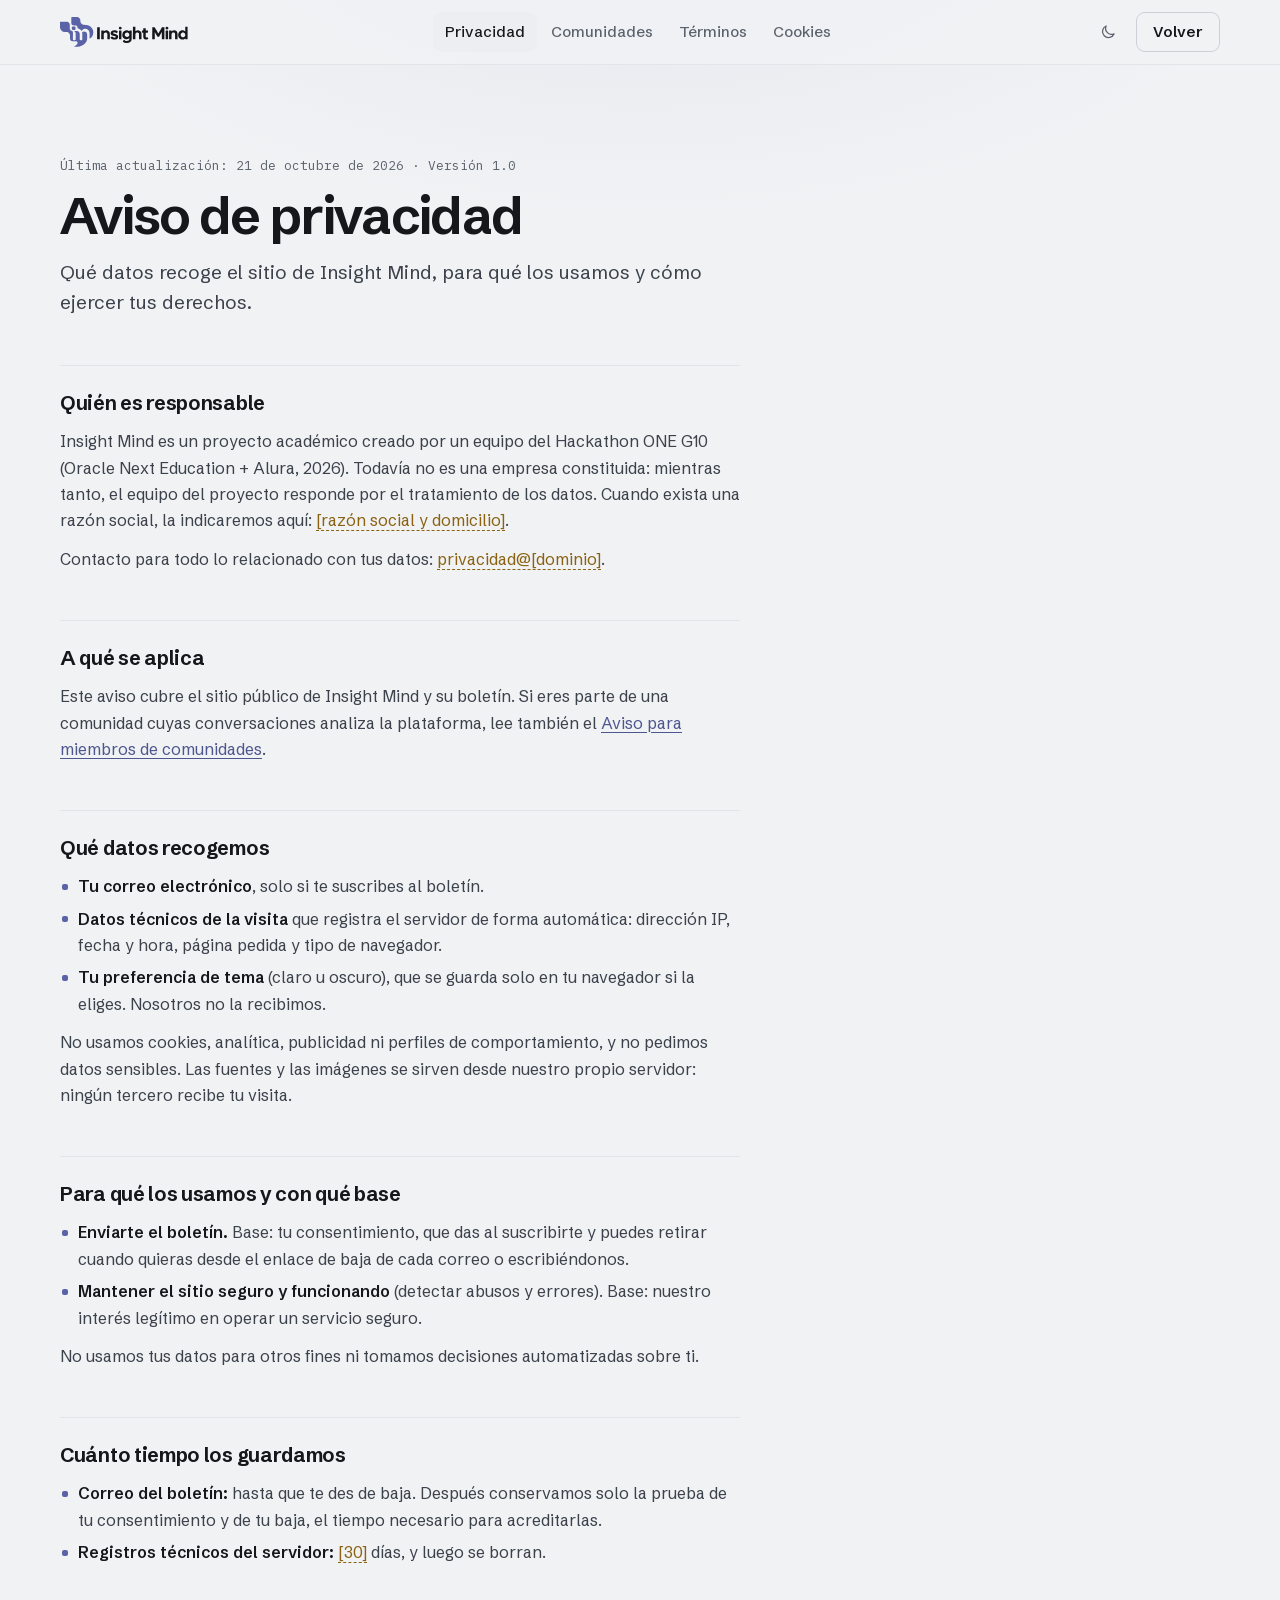
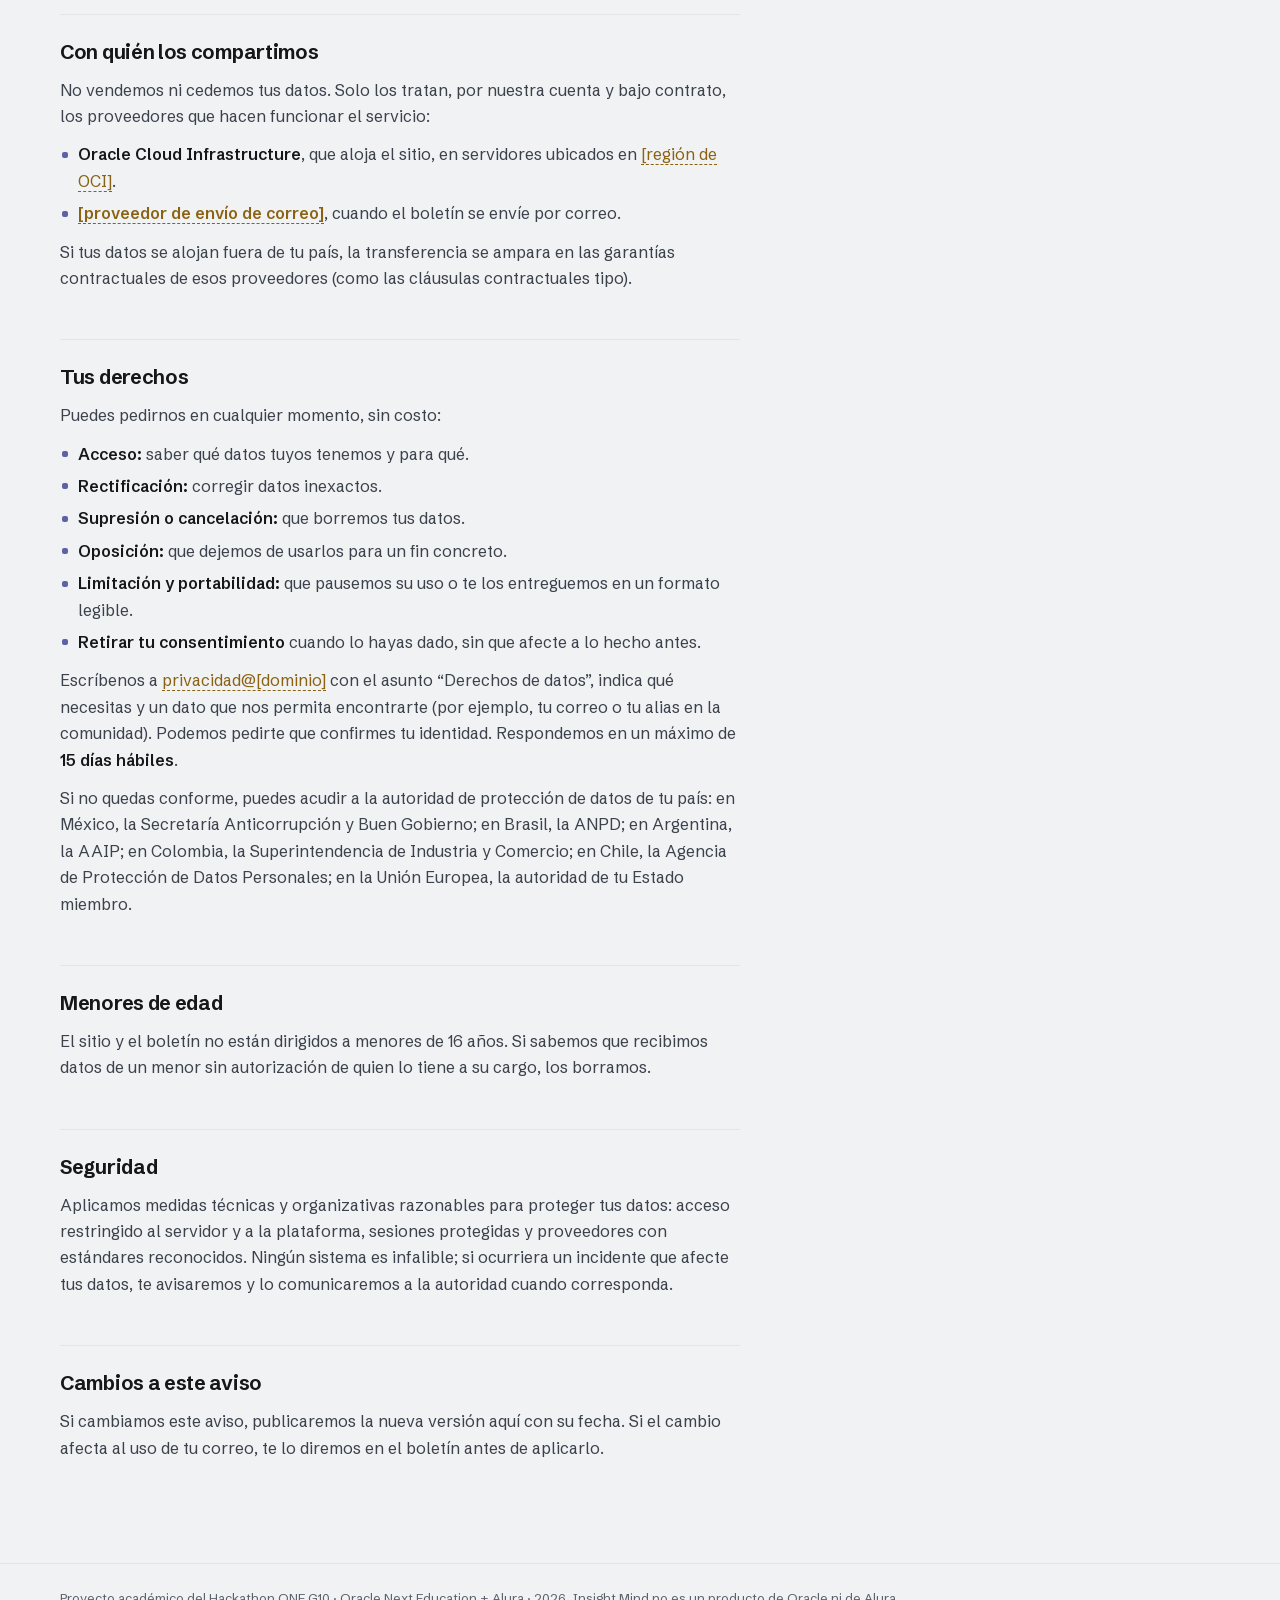
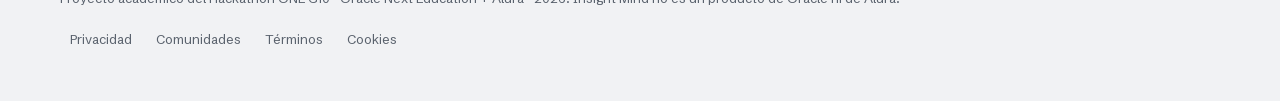
<file: frontend/landingpage/legal/privacidad.html>
<!doctype html>
<html lang="es">
<head>
<meta charset="utf-8">
<meta name="viewport" content="width=device-width, initial-scale=1, viewport-fit=cover">
<title>Aviso de privacidad · Insight Mind</title>
<meta name="description" content="Qué datos recoge el sitio de Insight Mind, para qué los usamos y cómo ejercer tus derechos.">
<meta name="theme-color" content="#F1F2F4" media="(prefers-color-scheme: light)">
<meta name="theme-color" content="#121317" media="(prefers-color-scheme: dark)">
<link rel="icon" href="../img/isotipo.svg" type="image/svg+xml">
<script>
  try { const t = localStorage.getItem("im-sitio-tema"); if (t === "light" || t === "dark") document.documentElement.dataset.theme = t; } catch (e) {}
</script>
<link rel="preload" href="../fuentes/schibsted-grotesk-400-800-latin.woff2" as="font" type="font/woff2" crossorigin>
<link rel="stylesheet" href="../css/fuentes.css">
<link rel="stylesheet" href="../css/sitio.css">
</head>
<body class="pagina_legal">

<svg class="sprite" aria-hidden="true" focusable="false">
  <symbol id="logo_marca" viewBox="0 0 240 219"><g fill="currentColor"><path d="M116.756,101.545c5.617,-0.036 5.613,0.029 7.354,0.278c0.858,0.123 5.709,0.817 10.081,3.968c11.952,8.612 9.612,20.909 9.843,27.777c0.049,1.451 -0.005,15.484 -0.003,15.634c0.138,11.983 -0.425,15.176 0.636,17.164c1.913,3.583 4.629,3.102 8.665,3.096c3.007,-0.004 7.412,0.7 9.025,-3.784c0.454,-1.263 0.385,-1.303 0.336,-16.771c-0.076,-24.105 0.268,-25.661 -0.367,-30.403c-0.806,-6.02 -2.265,-6.294 -0.755,-7.963c5.15,-5.693 19.849,-7.295 28.091,-0.632c9.524,7.7 8.634,17.856 8.626,27.198c-0.019,21.798 0.302,24.52 -1.308,30.381c-8.869,32.285 -46.773,54.397 -93.216,49.948c-1.501,-0.144 -1.301,-1.078 -0.546,-1.513c5.929,-3.417 6.3,-2.878 14.244,-9.354c7.716,-6.29 13.316,-16.292 9.725,-23.498c-3.361,-6.744 -9.822,-6.284 -11.909,-6.284c-23.616,0.004 -23.612,0.014 -25.665,-0.02c-6.961,-0.116 -14.129,-4.324 -15.989,-13.984c-0.773,-4.017 -0.099,-22.033 -0.422,-29.222c-0.311,-6.926 -4.455,-15.005 -9.946,-19.025c-9.279,-6.794 -14.978,-5.319 -27.917,-5.496c-20.008,-0.273 -31.395,-14.566 -34.407,-27.413c-1.13,-4.819 -0.844,-5.191 -0.873,-39.798c-0,-0.349 -1.031,-7.662 5.491,-7.873c1.6,-0.052 35.819,-0.012 38.934,-0.008c3.258,0.004 11.219,-0.751 17.445,3.691c10.401,7.42 9.498,16.113 9.502,24.544c0.012,23.82 -0.137,23.896 1.019,27.158c4.053,11.444 13.825,11.642 15.646,12.472c5.711,2.602 6.102,8.448 6.257,9.629c0.236,1.804 0.032,49.996 0.102,52.211c0.084,2.654 1.987,4.804 4.05,5.491c0.758,0.253 1.148,0.382 9.988,0.31c4.783,-0.039 5.875,-4.135 5.955,-5.205c0.063,-0.842 0.031,-29.856 0.028,-32.452c-0.014,-12.897 0.573,-16.817 -3.783,-22.814c-3.6,-4.957 -7.403,-4.814 -5.843,-6.209c0.463,-0.414 5.979,-1.174 11.904,-1.229Z"/><path d="M125.597,0.066c11.328,0.844 16.97,7.907 19.548,11.927c5.174,8.067 2.993,16.855 4.008,22.176c2.177,11.408 10.927,20.653 25.136,22.91c10.267,1.631 18.163,-1.533 33.891,4.264c10.682,3.937 21.732,12.246 28.218,24.5c13.237,25.009 6.718,55.16 -18.41,71.118c-1.197,0.76 -2.187,1.551 -2.203,0.507c-0.043,-2.95 0.161,-2.949 0.003,-36.88c-0.003,-0.736 1.138,-19.428 -13.873,-29.366c-11.462,-7.589 -30.889,-7.061 -43.191,9.953c-0.073,0.101 -1.628,3.03 -2.468,1.137c-0.588,-1.327 -3.111,-8.879 -11.422,-13.68c-7.059,-4.078 -10.989,-1.664 -15.196,-7.206c-3.393,-4.469 -0.347,-8.176 -5.046,-14.723c-3.927,-5.471 -10.091,-5.516 -11.082,-5.523c-14.386,-0.105 -16.659,0.677 -22.054,-2.366c-3.761,-2.121 -9.084,-7.874 -8.752,-16.691c0.042,-1.116 -0.084,-36.626 0.081,-37.469c1.054,-5.384 5.798,-4.617 8.601,-4.616c22.996,0.01 28.983,-0.028 34.211,0.028Z"/><path d="M107.894,94.806c-1.533,0.036 -15.63,0.061 -16.192,-0.023c-1.146,-0.17 -5.195,-1.376 -5.214,-6.348c-0.052,-13.856 -0.095,-13.871 0.265,-15.018c1.361,-4.327 5.507,-4.325 6.105,-4.325c15.331,0.006 15.355,-0.059 16.468,0.315c1.582,0.531 3.924,2.394 4.024,5.454c0.115,3.534 0.036,12.488 0.027,13.574c-0.004,0.48 0.137,4.799 -4.587,6.203c-0.07,0.021 -0.066,0.012 -0.898,0.168Z"/></g></symbol>
  <symbol id="logo_h" viewBox="0 0 933 219"><g style="fill:var(--primary)"><path d="M116.756,101.545c5.617,-0.036 5.613,0.029 7.354,0.278c0.858,0.123 5.709,0.817 10.081,3.968c11.952,8.612 9.612,20.909 9.843,27.777c0.049,1.451 -0.005,15.484 -0.003,15.634c0.138,11.983 -0.425,15.176 0.636,17.164c1.913,3.583 4.629,3.102 8.665,3.096c3.007,-0.004 7.412,0.7 9.025,-3.784c0.454,-1.263 0.385,-1.303 0.336,-16.771c-0.076,-24.105 0.268,-25.661 -0.367,-30.403c-0.806,-6.02 -2.265,-6.294 -0.755,-7.963c5.15,-5.693 19.849,-7.295 28.091,-0.632c9.524,7.7 8.634,17.856 8.626,27.198c-0.019,21.798 0.302,24.52 -1.308,30.381c-8.869,32.285 -46.773,54.397 -93.216,49.948c-1.501,-0.144 -1.301,-1.078 -0.546,-1.513c5.929,-3.417 6.3,-2.878 14.244,-9.354c7.716,-6.29 13.316,-16.292 9.725,-23.498c-3.361,-6.744 -9.822,-6.284 -11.909,-6.284c-23.616,0.004 -23.612,0.014 -25.665,-0.02c-6.961,-0.116 -14.129,-4.324 -15.989,-13.984c-0.773,-4.017 -0.099,-22.033 -0.422,-29.222c-0.311,-6.926 -4.455,-15.005 -9.946,-19.025c-9.279,-6.794 -14.978,-5.319 -27.917,-5.496c-20.008,-0.273 -31.395,-14.566 -34.407,-27.413c-1.13,-4.819 -0.844,-5.191 -0.873,-39.798c-0,-0.349 -1.031,-7.662 5.491,-7.873c1.6,-0.052 35.819,-0.012 38.934,-0.008c3.258,0.004 11.219,-0.751 17.445,3.691c10.401,7.42 9.498,16.113 9.502,24.544c0.012,23.82 -0.137,23.896 1.019,27.158c4.053,11.444 13.825,11.642 15.646,12.472c5.711,2.602 6.102,8.448 6.257,9.629c0.236,1.804 0.032,49.996 0.102,52.211c0.084,2.654 1.987,4.804 4.05,5.491c0.758,0.253 1.148,0.382 9.988,0.31c4.783,-0.039 5.875,-4.135 5.955,-5.205c0.063,-0.842 0.031,-29.856 0.028,-32.452c-0.014,-12.897 0.573,-16.817 -3.783,-22.814c-3.6,-4.957 -7.403,-4.814 -5.843,-6.209c0.463,-0.414 5.979,-1.174 11.904,-1.229Z"/><path d="M125.597,0.066c11.328,0.844 16.97,7.907 19.548,11.927c5.174,8.067 2.993,16.855 4.008,22.176c2.177,11.408 10.927,20.653 25.136,22.91c10.267,1.631 18.163,-1.533 33.891,4.264c10.682,3.937 21.732,12.246 28.218,24.5c13.237,25.009 6.718,55.16 -18.41,71.118c-1.197,0.76 -2.187,1.551 -2.203,0.507c-0.043,-2.95 0.161,-2.949 0.003,-36.88c-0.003,-0.736 1.138,-19.428 -13.873,-29.366c-11.462,-7.589 -30.889,-7.061 -43.191,9.953c-0.073,0.101 -1.628,3.03 -2.468,1.137c-0.588,-1.327 -3.111,-8.879 -11.422,-13.68c-7.059,-4.078 -10.989,-1.664 -15.196,-7.206c-3.393,-4.469 -0.347,-8.176 -5.046,-14.723c-3.927,-5.471 -10.091,-5.516 -11.082,-5.523c-14.386,-0.105 -16.659,0.677 -22.054,-2.366c-3.761,-2.121 -9.084,-7.874 -8.752,-16.691c0.042,-1.116 -0.084,-36.626 0.081,-37.469c1.054,-5.384 5.798,-4.617 8.601,-4.616c22.996,0.01 28.983,-0.028 34.211,0.028Z"/><path d="M107.894,94.806c-1.533,0.036 -15.63,0.061 -16.192,-0.023c-1.146,-0.17 -5.195,-1.376 -5.214,-6.348c-0.052,-13.856 -0.095,-13.871 0.265,-15.018c1.361,-4.327 5.507,-4.325 6.105,-4.325c15.331,0.006 15.355,-0.059 16.468,0.315c1.582,0.531 3.924,2.394 4.024,5.454c0.115,3.534 0.036,12.488 0.027,13.574c-0.004,0.48 0.137,4.799 -4.587,6.203c-0.07,0.021 -0.066,0.012 -0.898,0.168Z"/></g><g fill="currentColor"><path d="M691.897,111.973c0.097,2.536 0.187,2.52 0.155,47.34c-0.002,2.628 0.523,3.678 -2.102,3.724c-15.443,0.271 -15.815,0.049 -16.269,-1.174c-0.134,-0.36 0.112,-79.063 -0.044,-85.127c-0.068,-2.619 1.228,-2.256 12.791,-2.266c4.161,-0.004 4.752,-0.355 6.822,3.252c2.581,4.498 9.486,16.635 10.309,18.082c2.535,4.455 2.578,4.391 5.107,8.886c1.848,3.285 1.916,3.21 3.775,6.502c1.394,2.468 2.653,4.717 2.883,5.128c0.043,0.078 2.077,4.548 3.249,3.11c0.397,-0.487 19.296,-33.41 20.967,-36.32c4.656,-8.112 4.872,-8.181 5.645,-8.429c0.797,-0.255 3.612,-0.234 12.409,-0.24c3.387,-0.002 4.993,-1.121 4.992,2.287c-0.002,6.81 -0.019,84.76 -0.156,85.121c-0.496,1.307 -0.963,1.225 -16.258,1.19c-3.15,-0.007 -2.461,-1.611 -2.454,-13.391c0.02,-32.533 -0.073,-33.985 0.288,-36.874c0.229,-1.834 -1.066,-2.307 -1.899,-0.674c-5.883,11.531 -6.364,11.222 -17.383,30.306c-1.829,3.168 -3.257,2.681 -11.053,2.58c-2.554,-0.033 -2.995,-2.077 -8.166,-11.005c-10.956,-18.916 -10.97,-18.9 -11.722,-20.644c-0.522,-1.211 -0.413,-1.236 -0.487,-1.321c-0.073,-0.085 -0.101,-0.003 -1.396,-0.044Z"/><path d="M515.993,99.07c2.779,-0.004 7.244,-0.561 7.632,1.42c0.058,0.295 0.043,56.054 -0.037,60.572c-0.544,30.44 -41.529,38.73 -63.233,18.766c-2.617,-2.407 -1.275,-3.025 1.008,-5.708c5.815,-6.833 6.502,-8.477 8.15,-7.017c17.751,15.726 31.558,4.788 32.967,3.306c4.671,-4.912 4.109,-14.488 3.927,-14.667c-0.903,-0.89 -0.986,-0.053 -3.001,1.408c-18.681,13.548 -52.648,-0.223 -48.287,-32.132c3.904,-28.557 37.3,-33.684 49.375,-20.954c2.862,3.017 1.89,-2.749 2.015,-3.581c0.288,-1.928 4.335,-1.403 9.483,-1.412Zm-10.212,25.895c-6.102,-18.57 -31.534,-14.508 -32.957,3.593c-1.973,25.092 39,24.236 32.957,-3.593Z"/><path d="M914.151,156.216c-0.076,0.076 -7.381,10.532 -24.831,7.771c-23.321,-3.69 -34.128,-31.535 -20.721,-52.787c10.374,-16.444 34.815,-16.807 43.315,-7.748c1.563,1.666 1.444,1.905 2.075,1.877c0.724,-0.031 0.553,-0.448 0.555,-13.665c0.002,-18.762 -0.399,-20.025 1.106,-20.451c0.438,-0.124 15.383,-0.171 15.981,0.019c1.251,0.397 1.024,0.945 1.036,26.583c0.003,5.062 0.031,62.867 0.002,63.275c-0.186,2.55 -2.642,1.957 -12.545,1.952c-1.323,-0.001 -3.958,0.383 -4.822,-0.818c-0.578,-0.804 0.04,-4.987 -0.421,-5.576c-0.174,-0.223 -0.555,-0.21 -0.729,-0.433Zm-33.174,-24.15c0.178,1.754 0.223,11.527 11.097,15.649c3.435,1.302 13.761,2.809 20.046,-6.91c8.779,-13.576 -4.243,-34.066 -21.753,-26.071c-3.345,1.527 -5.699,4.666 -6.082,5.178c-3.732,4.978 -3.291,11.609 -3.308,12.155Z"/><path d="M539.708,71.116c7,0.002 9.872,-0.139 10.464,0.428c0.54,0.517 0.445,0.665 0.458,25.393c0.002,3.044 -0.939,8.935 2.252,6.143c7.039,-6.156 17.245,-6.056 21.106,-5.359c21.668,3.913 21.223,21.288 21.234,31.722c0.034,32.804 -0.196,32.824 -0.462,33.101c-0.816,0.853 -16.332,0.746 -17.087,0.076c-1.258,-1.115 0.03,-28.321 -0.784,-38.487c-1.193,-14.898 -26.198,-15.295 -26.304,3.557c-0.19,33.797 0.786,34.762 -1.171,35.28c-2.214,0.586 -13.799,0.112 -14.998,0.063c-1.911,-0.078 -1.826,-1.802 -1.83,-1.956c-0.03,-1.156 0.015,-85.71 0.046,-87.863c0.043,-2.941 4.108,-2.089 7.075,-2.099Z"/><path d="M319.56,104.632c0.411,-0.102 0.86,0.123 1.271,0.021c0.158,-0.039 0.168,-0.282 0.275,-0.405c5.308,-6.098 16.502,-8.397 25.394,-5.835c19.612,5.649 17.666,26.941 17.661,31.91c-0.03,31.671 -0.019,31.751 -0.466,32.221c-0.834,0.875 -16.385,0.699 -17.09,0.082c-1.118,-0.978 -0.273,-29.431 -0.538,-35.81c-0.718,-17.297 -17.211,-14.806 -22.563,-9.758c-4.708,4.442 -4.022,6.27 -4.003,39.62c0.003,4.331 1.404,6.351 -2.942,6.37c-13.983,0.061 -15.142,0.396 -15.241,-1.956c-0.089,-2.111 -0.013,-30.737 -0.006,-33.41c0.072,-27.34 -0.478,-28.217 1.258,-28.58c0.316,-0.066 15.538,-0.017 15.69,-0c0.816,0.091 1.29,0.208 1.3,5.531Z"/><path d="M805.909,99.06c3.858,0.003 7.845,-0.513 8.252,1.304c0.173,0.774 -0.889,6.472 2.138,3.414c10.225,-10.331 41.963,-11.199 42.086,21.273c0.011,2.945 0.137,36.164 -0.12,36.812c-0.502,1.27 -0.935,1.266 -14.578,1.178c-2.731,-0.018 -3.398,-0.124 -3.395,-2.849c0.037,-38.287 0.754,-40.41 -4.672,-44.593c-6.241,-4.812 -21.08,-2.414 -21.332,12.076c-0.315,18.137 0.521,34.066 -0.608,34.983c-0.844,0.685 -15.809,0.521 -16.478,0.052c-1.231,-0.862 -0.588,-1.274 -0.679,-55.235c-0.006,-3.309 -0.592,-7.876 1.386,-8.315c0.656,-0.146 6.354,-0.099 8,-0.1Z"/><path d="M394.813,137.851c-9.308,-2.029 -23.88,-4.264 -25.135,-18.108c-2.104,-23.194 36.18,-30.232 52.981,-12.094c1.47,1.587 -1.418,3.5 -4.119,6.057c-4.647,4.397 -5.034,5.019 -6.477,3.801c-12.214,-10.311 -23.211,-6.138 -24.604,-2.224c-2.086,5.865 5.365,6.254 20.532,10.43c2.279,0.628 22.171,6.105 15.931,24.883c-5.266,15.846 -36.979,20.396 -54.475,3.276c-2.408,-2.356 -0.891,-3.011 4.437,-8.396c2.936,-2.967 3.419,-5.321 6.261,-2.299c9.242,9.83 24.765,9.091 27.447,3.684c3.271,-6.596 -10.732,-8.63 -12.779,-9.009Z"/><path d="M639.869,99.071c0.216,0.012 2.358,0.136 2.668,0.464c0.733,0.777 0.522,13.657 0.031,14.155c-1.183,1.199 -14.877,-0.051 -15.861,0.849c-0.583,0.533 -0.582,4.818 -0.582,5.24c0.002,24.258 -0.61,27.412 4.106,28.894c5.527,1.738 9.201,-3.278 10.782,-0.953c0.257,0.377 3.227,11.14 3.296,11.587c0.561,3.644 -13.729,6.27 -21.163,4.514c-13.641,-3.222 -15.075,-13.994 -15.158,-20.318c-0.201,-15.299 0.655,-27.961 -0.614,-29.019c-0.71,-0.592 -8.082,0.165 -8.954,-0.694c-0.762,-0.751 -0.772,-13.539 0.076,-14.315c0.78,-0.715 8.228,-0.034 8.932,-0.696c1.097,-1.033 0.247,-14.555 0.613,-15.956c0.325,-1.244 0.8,-1.473 16.031,-1.176c2.821,0.055 1.953,2.172 2.04,15.283c0.018,2.776 1.431,2.154 13.758,2.141Z"/><path d="M277.9,74.409c8.222,0.016 11.626,-0.181 12.254,0.598c0.473,0.586 0.252,0.692 0.344,82.547c0.004,3.839 0.903,5.49 -2.932,5.502c-14.569,0.048 -15.501,0.164 -15.908,-1.073c-0.289,-0.879 -0.108,-86.164 -0.107,-86.17c0.402,-2.032 5.348,-1.403 6.349,-1.405Z"/><path d="M786.588,99.063c0.212,0.016 2.285,0.173 2.606,0.53c0.494,0.55 0.362,0.693 0.355,60.602c-0,3.384 -1.322,2.824 -4.719,2.846c-10.691,0.07 -12.3,0.114 -12.851,-0.508c-0.423,-0.476 -0.42,-3.769 -0.42,-4.099c0.008,-11.509 -0.062,-55.672 -0.019,-57.108c0.085,-2.833 1.502,-2.242 15.049,-2.264Z"/><path d="M448.84,111.877c-0.05,49.941 -0.119,49.947 -0.216,50.204c-0.39,1.042 -0.767,1.056 -14.342,0.977c-3.868,-0.022 -3.349,-1.422 -3.355,-4.624c-0.008,-4.637 -0.105,-57.489 -0.03,-57.963c0.269,-1.704 2.165,-1.442 13.049,-1.398c3.275,0.013 4.779,-1.037 4.814,2.241c0.002,0.158 -0.023,7.689 0.081,10.562Z"/><path d="M770.262,82.822c-0.389,-15.301 16.134,-14.249 19.894,-6.121c6.168,13.335 -15.695,22.014 -19.894,6.121Z"/><path d="M429.414,81.126c2.585,-14.858 16.83,-10.919 19.831,-4.409c6.594,14.301 -18.024,22.014 -19.831,4.409Z"/></g></symbol>
  <symbol id="i_sol" viewBox="0 0 24 24"><circle cx="12" cy="12" r="4"/><path d="M12 2.5v2M12 19.5v2M4.6 4.6l1.4 1.4M18 18l1.4 1.4M2.5 12h2M19.5 12h2M4.6 19.4 6 18M18 6l1.4-1.4"/></symbol>
  <symbol id="i_luna" viewBox="0 0 24 24"><path d="M20 14.5A8 8 0 0 1 9.5 4a8 8 0 1 0 10.5 10.5Z"/></symbol>
  <symbol id="i_flecha" viewBox="0 0 24 24"><path d="M5 12h14M13 6l6 6-6 6"/></symbol>
  <symbol id="i_check" viewBox="0 0 24 24"><path d="m5 12.5 4.5 4.5L19 7.5"/></symbol>
  <symbol id="i_cerrar" viewBox="0 0 24 24"><path d="M6 6l12 12M18 6 6 18"/></symbol>
  <symbol id="i_mas" viewBox="0 0 24 24"><path d="M12 5v14M5 12h14"/></symbol>
</svg>

<a class="saltar" href="#principal">Saltar al contenido</a>

<header class="cabecera" data-scroll="si">
  <div class="contenedor cabecera_fila">
    <a class="marca" href="../index.html" aria-label="Insight Mind, inicio">
      <svg class="marca_logo" aria-hidden="true"><use href="#logo_h"/></svg>
    </a>
    <nav class="anclas" aria-label="Documentos legales"><a href="privacidad.html" aria-current="page">Privacidad</a><a href="comunidad.html">Comunidades</a><a href="terminos.html">Términos</a><a href="cookies.html">Cookies</a></nav>
    <div class="cabecera_acciones">
      <button class="boton_icono" id="boton_tema" type="button" aria-label="Cambiar a tema oscuro">
        <svg class="ico ico_luna" aria-hidden="true"><use href="#i_luna"/></svg>
        <svg class="ico ico_sol" aria-hidden="true"><use href="#i_sol"/></svg>
      </button>
      <a class="boton boton_sutil" href="../index.html">Volver</a>
    </div>
  </div>
</header>

<main id="principal" class="legal">
  <div class="contenedor legal_rejilla">
    <article class="legal_doc prosa" aria-labelledby="titulo_legal">
      <p class="legal_fecha"><time datetime="2026-10-21">Última actualización: 21 de octubre de 2026</time> · Versión 1.0</p>
      <h1 id="titulo_legal">Aviso de privacidad</h1>
      <p class="legal_resumen">Qué datos recoge el sitio de Insight Mind, para qué los usamos y cómo ejercer tus derechos.</p>

      <h2 id="responsable">Quién es responsable</h2>
      <p>Insight Mind es un proyecto académico creado por un equipo del Hackathon ONE G10 (Oracle Next Education + Alura, 2026). Todavía no es una empresa constituida: mientras tanto, el equipo del proyecto responde por el tratamiento de los datos. Cuando exista una razón social, la indicaremos aquí: <span class="pendiente">[razón social y domicilio]</span>.</p>
      <p>Contacto para todo lo relacionado con tus datos: <span class="pendiente">privacidad@[dominio]</span>.</p>
      <h2 id="alcance">A qué se aplica</h2>
      <p>Este aviso cubre el sitio público de Insight Mind y su boletín. Si eres parte de una comunidad cuyas conversaciones analiza la plataforma, lee también el <a href="comunidad.html">Aviso para miembros de comunidades</a>.</p>

      <h2 id="datos">Qué datos recogemos</h2>
      <ul>
        <li><strong>Tu correo electrónico</strong>, solo si te suscribes al boletín.</li>
        <li><strong>Datos técnicos de la visita</strong> que registra el servidor de forma automática: dirección IP, fecha y hora, página pedida y tipo de navegador.</li>
        <li><strong>Tu preferencia de tema</strong> (claro u oscuro), que se guarda solo en tu navegador si la eliges. Nosotros no la recibimos.</li>
      </ul>
      <p>No usamos cookies, analítica, publicidad ni perfiles de comportamiento, y no pedimos datos sensibles. Las fuentes y las imágenes se sirven desde nuestro propio servidor: ningún tercero recibe tu visita.</p>

      <h2 id="finalidades">Para qué los usamos y con qué base</h2>
      <ul>
        <li><strong>Enviarte el boletín.</strong> Base: tu consentimiento, que das al suscribirte y puedes retirar cuando quieras desde el enlace de baja de cada correo o escribiéndonos.</li>
        <li><strong>Mantener el sitio seguro y funcionando</strong> (detectar abusos y errores). Base: nuestro interés legítimo en operar un servicio seguro.</li>
      </ul>
      <p>No usamos tus datos para otros fines ni tomamos decisiones automatizadas sobre ti.</p>

      <h2 id="conservacion">Cuánto tiempo los guardamos</h2>
      <ul>
        <li><strong>Correo del boletín:</strong> hasta que te des de baja. Después conservamos solo la prueba de tu consentimiento y de tu baja, el tiempo necesario para acreditarlas.</li>
        <li><strong>Registros técnicos del servidor:</strong> <span class="pendiente">[30]</span> días, y luego se borran.</li>
      </ul>

      <h2 id="destinatarios">Con quién los compartimos</h2>
      <p>No vendemos ni cedemos tus datos. Solo los tratan, por nuestra cuenta y bajo contrato, los proveedores que hacen funcionar el servicio:</p>
      <ul>
        <li><strong>Oracle Cloud Infrastructure</strong>, que aloja el sitio, en servidores ubicados en <span class="pendiente">[región de OCI]</span>.</li>
        <li><strong><span class="pendiente">[proveedor de envío de correo]</span></strong>, cuando el boletín se envíe por correo.</li>
      </ul>
      <p>Si tus datos se alojan fuera de tu país, la transferencia se ampara en las garantías contractuales de esos proveedores (como las cláusulas contractuales tipo).</p>

      <h2 id="derechos">Tus derechos</h2>
      <p>Puedes pedirnos en cualquier momento, sin costo:</p>
      <ul>
        <li><strong>Acceso:</strong> saber qué datos tuyos tenemos y para qué.</li>
        <li><strong>Rectificación:</strong> corregir datos inexactos.</li>
        <li><strong>Supresión o cancelación:</strong> que borremos tus datos.</li>
        <li><strong>Oposición:</strong> que dejemos de usarlos para un fin concreto.</li>
        <li><strong>Limitación y portabilidad:</strong> que pausemos su uso o te los entreguemos en un formato legible.</li>
        <li><strong>Retirar tu consentimiento</strong> cuando lo hayas dado, sin que afecte a lo hecho antes.</li>
      </ul>
      <p>Escríbenos a <span class="pendiente">privacidad@[dominio]</span> con el asunto “Derechos de datos”, indica qué necesitas y un dato que nos permita encontrarte (por ejemplo, tu correo o tu alias en la comunidad). Podemos pedirte que confirmes tu identidad. Respondemos en un máximo de <strong>15 días hábiles</strong>.</p>
      <p>Si no quedas conforme, puedes acudir a la autoridad de protección de datos de tu país: en México, la Secretaría Anticorrupción y Buen Gobierno; en Brasil, la ANPD; en Argentina, la AAIP; en Colombia, la Superintendencia de Industria y Comercio; en Chile, la Agencia de Protección de Datos Personales; en la Unión Europea, la autoridad de tu Estado miembro.</p>
      <h2 id="menores">Menores de edad</h2>
      <p>El sitio y el boletín no están dirigidos a menores de 16 años. Si sabemos que recibimos datos de un menor sin autorización de quien lo tiene a su cargo, los borramos.</p>

      <h2 id="seguridad">Seguridad</h2>
      <p>Aplicamos medidas técnicas y organizativas razonables para proteger tus datos: acceso restringido al servidor y a la plataforma, sesiones protegidas y proveedores con estándares reconocidos. Ningún sistema es infalible; si ocurriera un incidente que afecte tus datos, te avisaremos y lo comunicaremos a la autoridad cuando corresponda.</p>

      <h2 id="cambios">Cambios a este aviso</h2>
      <p>Si cambiamos este aviso, publicaremos la nueva versión aquí con su fecha. Si el cambio afecta al uso de tu correo, te lo diremos en el boletín antes de aplicarlo.</p>
    </article>
  </div>
</main>

<footer class="pie">
  <div class="contenedor pie_legal">
    <p>Proyecto académico del Hackathon ONE G10 · Oracle Next Education + Alura · 2026. Insight Mind no es un producto de Oracle ni de Alura.</p>
    <nav class="pie_anclas" aria-label="Información legal"><a href="privacidad.html" aria-current="page">Privacidad</a><a href="comunidad.html">Comunidades</a><a href="terminos.html">Términos</a><a href="cookies.html">Cookies</a></nav>
  </div>
</footer>

<script src="../js/legal.js"></script>
</body>
</html>
</file>
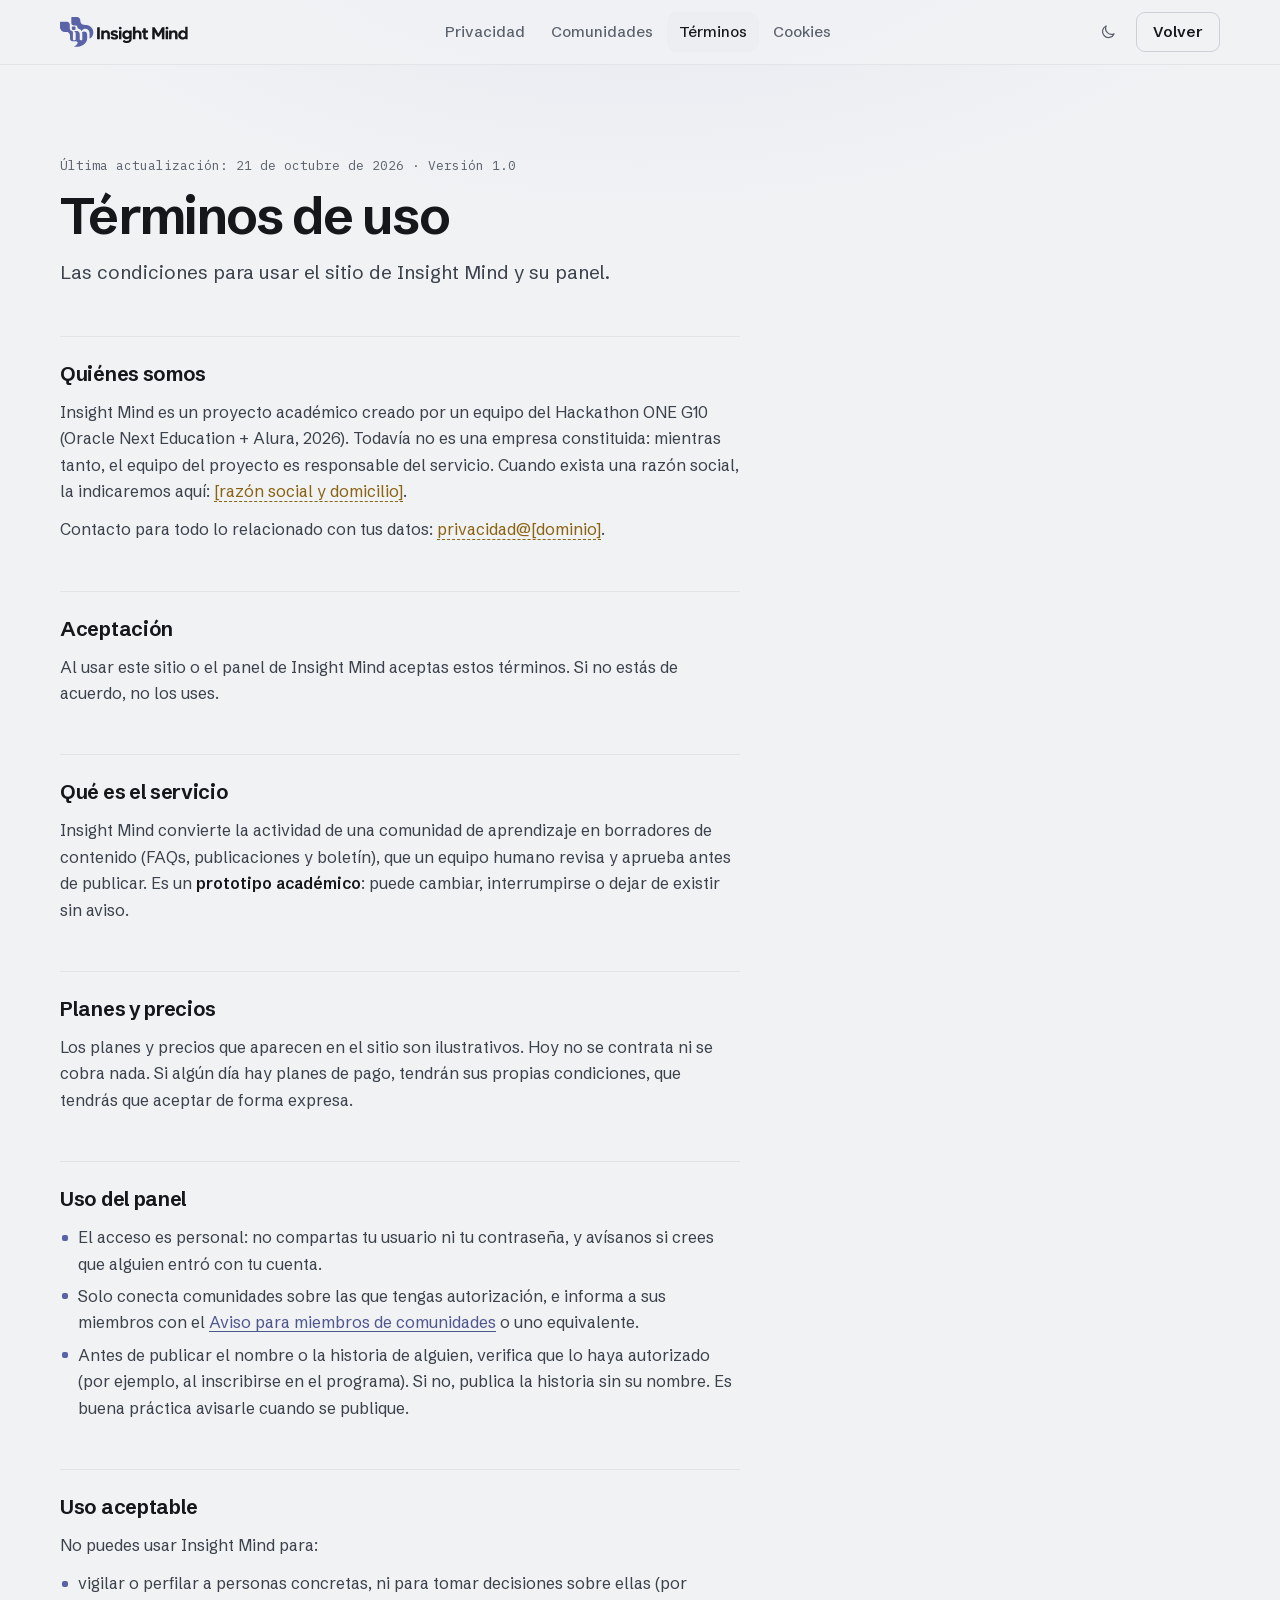
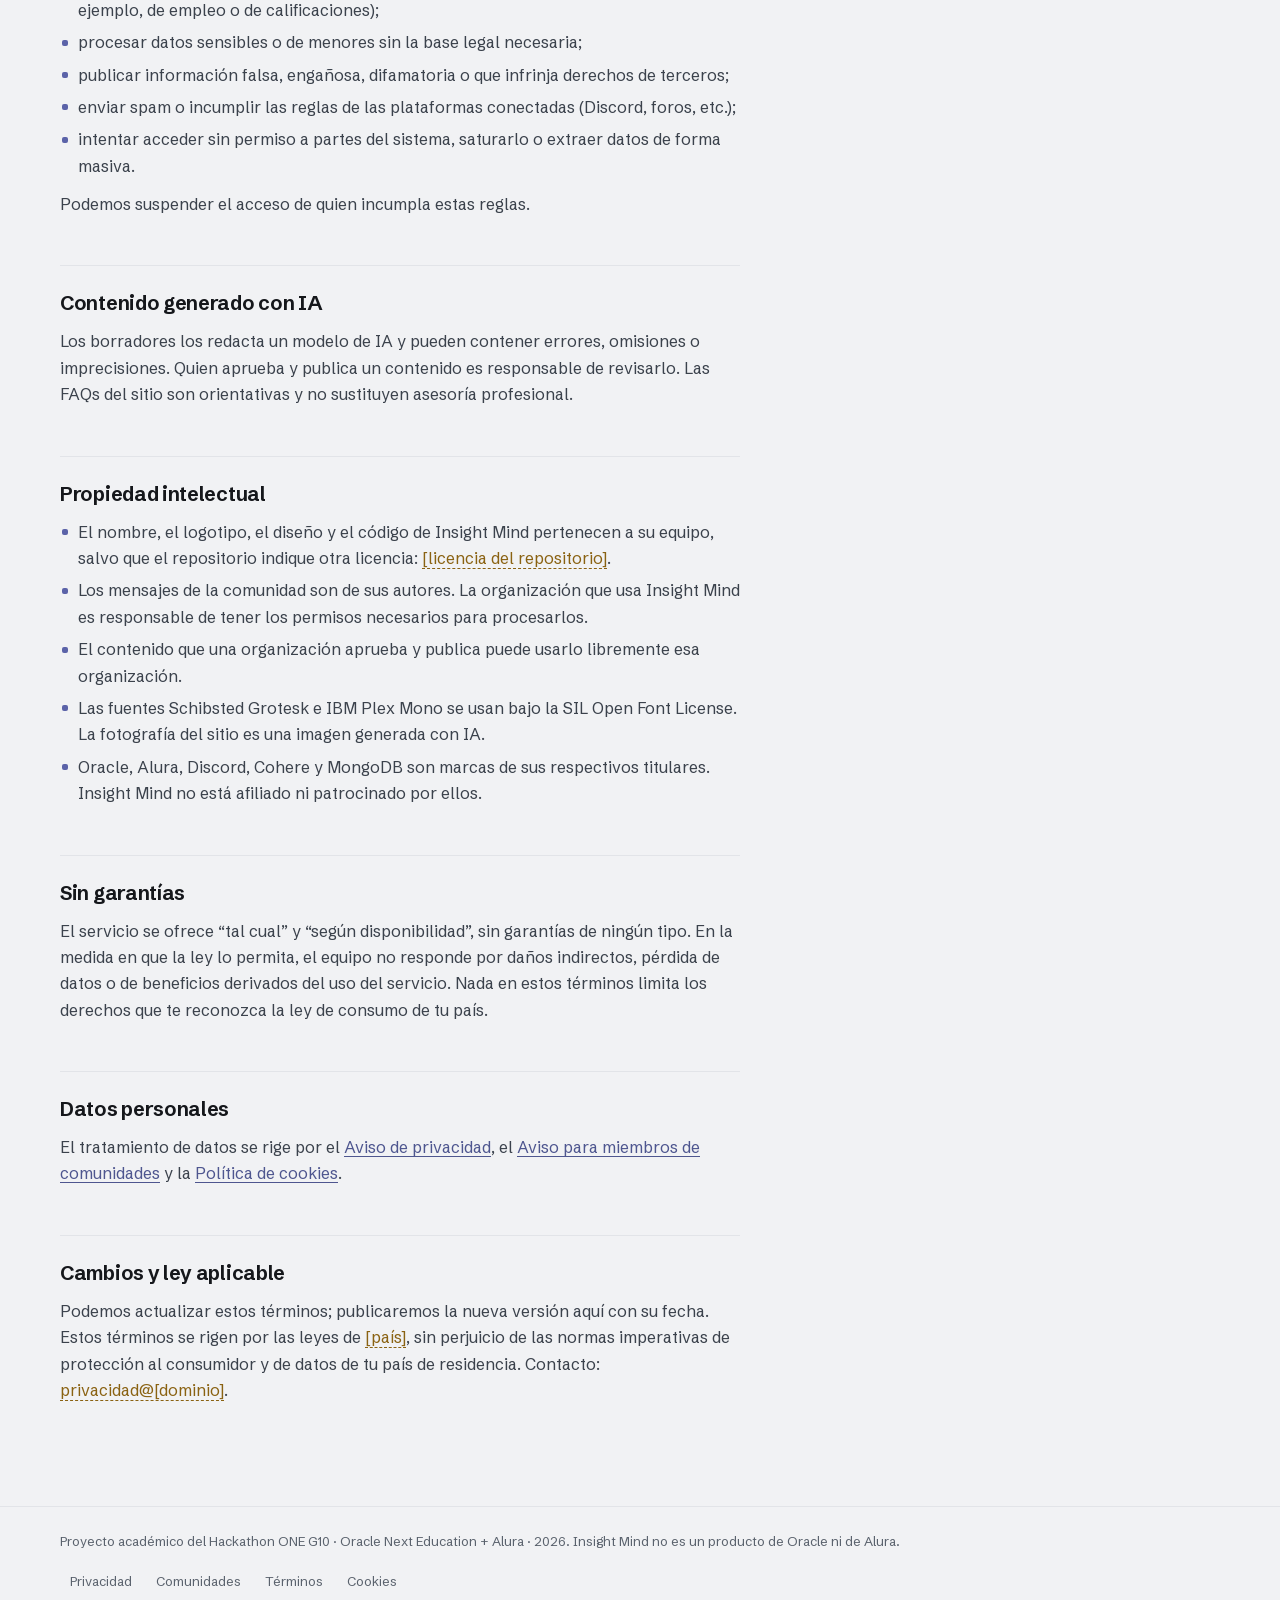
<file: frontend/landingpage/legal/terminos.html>
<!doctype html>
<html lang="es">
<head>
<meta charset="utf-8">
<meta name="viewport" content="width=device-width, initial-scale=1, viewport-fit=cover">
<title>Términos de uso · Insight Mind</title>
<meta name="description" content="Las condiciones para usar el sitio de Insight Mind y su panel.">
<meta name="theme-color" content="#F1F2F4" media="(prefers-color-scheme: light)">
<meta name="theme-color" content="#121317" media="(prefers-color-scheme: dark)">
<link rel="icon" href="../img/isotipo.svg" type="image/svg+xml">
<script>
  try { const t = localStorage.getItem("im-sitio-tema"); if (t === "light" || t === "dark") document.documentElement.dataset.theme = t; } catch (e) {}
</script>
<link rel="preload" href="../fuentes/schibsted-grotesk-400-800-latin.woff2" as="font" type="font/woff2" crossorigin>
<link rel="stylesheet" href="../css/fuentes.css">
<link rel="stylesheet" href="../css/sitio.css">
</head>
<body class="pagina_legal">

<svg class="sprite" aria-hidden="true" focusable="false">
  <symbol id="logo_marca" viewBox="0 0 240 219"><g fill="currentColor"><path d="M116.756,101.545c5.617,-0.036 5.613,0.029 7.354,0.278c0.858,0.123 5.709,0.817 10.081,3.968c11.952,8.612 9.612,20.909 9.843,27.777c0.049,1.451 -0.005,15.484 -0.003,15.634c0.138,11.983 -0.425,15.176 0.636,17.164c1.913,3.583 4.629,3.102 8.665,3.096c3.007,-0.004 7.412,0.7 9.025,-3.784c0.454,-1.263 0.385,-1.303 0.336,-16.771c-0.076,-24.105 0.268,-25.661 -0.367,-30.403c-0.806,-6.02 -2.265,-6.294 -0.755,-7.963c5.15,-5.693 19.849,-7.295 28.091,-0.632c9.524,7.7 8.634,17.856 8.626,27.198c-0.019,21.798 0.302,24.52 -1.308,30.381c-8.869,32.285 -46.773,54.397 -93.216,49.948c-1.501,-0.144 -1.301,-1.078 -0.546,-1.513c5.929,-3.417 6.3,-2.878 14.244,-9.354c7.716,-6.29 13.316,-16.292 9.725,-23.498c-3.361,-6.744 -9.822,-6.284 -11.909,-6.284c-23.616,0.004 -23.612,0.014 -25.665,-0.02c-6.961,-0.116 -14.129,-4.324 -15.989,-13.984c-0.773,-4.017 -0.099,-22.033 -0.422,-29.222c-0.311,-6.926 -4.455,-15.005 -9.946,-19.025c-9.279,-6.794 -14.978,-5.319 -27.917,-5.496c-20.008,-0.273 -31.395,-14.566 -34.407,-27.413c-1.13,-4.819 -0.844,-5.191 -0.873,-39.798c-0,-0.349 -1.031,-7.662 5.491,-7.873c1.6,-0.052 35.819,-0.012 38.934,-0.008c3.258,0.004 11.219,-0.751 17.445,3.691c10.401,7.42 9.498,16.113 9.502,24.544c0.012,23.82 -0.137,23.896 1.019,27.158c4.053,11.444 13.825,11.642 15.646,12.472c5.711,2.602 6.102,8.448 6.257,9.629c0.236,1.804 0.032,49.996 0.102,52.211c0.084,2.654 1.987,4.804 4.05,5.491c0.758,0.253 1.148,0.382 9.988,0.31c4.783,-0.039 5.875,-4.135 5.955,-5.205c0.063,-0.842 0.031,-29.856 0.028,-32.452c-0.014,-12.897 0.573,-16.817 -3.783,-22.814c-3.6,-4.957 -7.403,-4.814 -5.843,-6.209c0.463,-0.414 5.979,-1.174 11.904,-1.229Z"/><path d="M125.597,0.066c11.328,0.844 16.97,7.907 19.548,11.927c5.174,8.067 2.993,16.855 4.008,22.176c2.177,11.408 10.927,20.653 25.136,22.91c10.267,1.631 18.163,-1.533 33.891,4.264c10.682,3.937 21.732,12.246 28.218,24.5c13.237,25.009 6.718,55.16 -18.41,71.118c-1.197,0.76 -2.187,1.551 -2.203,0.507c-0.043,-2.95 0.161,-2.949 0.003,-36.88c-0.003,-0.736 1.138,-19.428 -13.873,-29.366c-11.462,-7.589 -30.889,-7.061 -43.191,9.953c-0.073,0.101 -1.628,3.03 -2.468,1.137c-0.588,-1.327 -3.111,-8.879 -11.422,-13.68c-7.059,-4.078 -10.989,-1.664 -15.196,-7.206c-3.393,-4.469 -0.347,-8.176 -5.046,-14.723c-3.927,-5.471 -10.091,-5.516 -11.082,-5.523c-14.386,-0.105 -16.659,0.677 -22.054,-2.366c-3.761,-2.121 -9.084,-7.874 -8.752,-16.691c0.042,-1.116 -0.084,-36.626 0.081,-37.469c1.054,-5.384 5.798,-4.617 8.601,-4.616c22.996,0.01 28.983,-0.028 34.211,0.028Z"/><path d="M107.894,94.806c-1.533,0.036 -15.63,0.061 -16.192,-0.023c-1.146,-0.17 -5.195,-1.376 -5.214,-6.348c-0.052,-13.856 -0.095,-13.871 0.265,-15.018c1.361,-4.327 5.507,-4.325 6.105,-4.325c15.331,0.006 15.355,-0.059 16.468,0.315c1.582,0.531 3.924,2.394 4.024,5.454c0.115,3.534 0.036,12.488 0.027,13.574c-0.004,0.48 0.137,4.799 -4.587,6.203c-0.07,0.021 -0.066,0.012 -0.898,0.168Z"/></g></symbol>
  <symbol id="logo_h" viewBox="0 0 933 219"><g style="fill:var(--primary)"><path d="M116.756,101.545c5.617,-0.036 5.613,0.029 7.354,0.278c0.858,0.123 5.709,0.817 10.081,3.968c11.952,8.612 9.612,20.909 9.843,27.777c0.049,1.451 -0.005,15.484 -0.003,15.634c0.138,11.983 -0.425,15.176 0.636,17.164c1.913,3.583 4.629,3.102 8.665,3.096c3.007,-0.004 7.412,0.7 9.025,-3.784c0.454,-1.263 0.385,-1.303 0.336,-16.771c-0.076,-24.105 0.268,-25.661 -0.367,-30.403c-0.806,-6.02 -2.265,-6.294 -0.755,-7.963c5.15,-5.693 19.849,-7.295 28.091,-0.632c9.524,7.7 8.634,17.856 8.626,27.198c-0.019,21.798 0.302,24.52 -1.308,30.381c-8.869,32.285 -46.773,54.397 -93.216,49.948c-1.501,-0.144 -1.301,-1.078 -0.546,-1.513c5.929,-3.417 6.3,-2.878 14.244,-9.354c7.716,-6.29 13.316,-16.292 9.725,-23.498c-3.361,-6.744 -9.822,-6.284 -11.909,-6.284c-23.616,0.004 -23.612,0.014 -25.665,-0.02c-6.961,-0.116 -14.129,-4.324 -15.989,-13.984c-0.773,-4.017 -0.099,-22.033 -0.422,-29.222c-0.311,-6.926 -4.455,-15.005 -9.946,-19.025c-9.279,-6.794 -14.978,-5.319 -27.917,-5.496c-20.008,-0.273 -31.395,-14.566 -34.407,-27.413c-1.13,-4.819 -0.844,-5.191 -0.873,-39.798c-0,-0.349 -1.031,-7.662 5.491,-7.873c1.6,-0.052 35.819,-0.012 38.934,-0.008c3.258,0.004 11.219,-0.751 17.445,3.691c10.401,7.42 9.498,16.113 9.502,24.544c0.012,23.82 -0.137,23.896 1.019,27.158c4.053,11.444 13.825,11.642 15.646,12.472c5.711,2.602 6.102,8.448 6.257,9.629c0.236,1.804 0.032,49.996 0.102,52.211c0.084,2.654 1.987,4.804 4.05,5.491c0.758,0.253 1.148,0.382 9.988,0.31c4.783,-0.039 5.875,-4.135 5.955,-5.205c0.063,-0.842 0.031,-29.856 0.028,-32.452c-0.014,-12.897 0.573,-16.817 -3.783,-22.814c-3.6,-4.957 -7.403,-4.814 -5.843,-6.209c0.463,-0.414 5.979,-1.174 11.904,-1.229Z"/><path d="M125.597,0.066c11.328,0.844 16.97,7.907 19.548,11.927c5.174,8.067 2.993,16.855 4.008,22.176c2.177,11.408 10.927,20.653 25.136,22.91c10.267,1.631 18.163,-1.533 33.891,4.264c10.682,3.937 21.732,12.246 28.218,24.5c13.237,25.009 6.718,55.16 -18.41,71.118c-1.197,0.76 -2.187,1.551 -2.203,0.507c-0.043,-2.95 0.161,-2.949 0.003,-36.88c-0.003,-0.736 1.138,-19.428 -13.873,-29.366c-11.462,-7.589 -30.889,-7.061 -43.191,9.953c-0.073,0.101 -1.628,3.03 -2.468,1.137c-0.588,-1.327 -3.111,-8.879 -11.422,-13.68c-7.059,-4.078 -10.989,-1.664 -15.196,-7.206c-3.393,-4.469 -0.347,-8.176 -5.046,-14.723c-3.927,-5.471 -10.091,-5.516 -11.082,-5.523c-14.386,-0.105 -16.659,0.677 -22.054,-2.366c-3.761,-2.121 -9.084,-7.874 -8.752,-16.691c0.042,-1.116 -0.084,-36.626 0.081,-37.469c1.054,-5.384 5.798,-4.617 8.601,-4.616c22.996,0.01 28.983,-0.028 34.211,0.028Z"/><path d="M107.894,94.806c-1.533,0.036 -15.63,0.061 -16.192,-0.023c-1.146,-0.17 -5.195,-1.376 -5.214,-6.348c-0.052,-13.856 -0.095,-13.871 0.265,-15.018c1.361,-4.327 5.507,-4.325 6.105,-4.325c15.331,0.006 15.355,-0.059 16.468,0.315c1.582,0.531 3.924,2.394 4.024,5.454c0.115,3.534 0.036,12.488 0.027,13.574c-0.004,0.48 0.137,4.799 -4.587,6.203c-0.07,0.021 -0.066,0.012 -0.898,0.168Z"/></g><g fill="currentColor"><path d="M691.897,111.973c0.097,2.536 0.187,2.52 0.155,47.34c-0.002,2.628 0.523,3.678 -2.102,3.724c-15.443,0.271 -15.815,0.049 -16.269,-1.174c-0.134,-0.36 0.112,-79.063 -0.044,-85.127c-0.068,-2.619 1.228,-2.256 12.791,-2.266c4.161,-0.004 4.752,-0.355 6.822,3.252c2.581,4.498 9.486,16.635 10.309,18.082c2.535,4.455 2.578,4.391 5.107,8.886c1.848,3.285 1.916,3.21 3.775,6.502c1.394,2.468 2.653,4.717 2.883,5.128c0.043,0.078 2.077,4.548 3.249,3.11c0.397,-0.487 19.296,-33.41 20.967,-36.32c4.656,-8.112 4.872,-8.181 5.645,-8.429c0.797,-0.255 3.612,-0.234 12.409,-0.24c3.387,-0.002 4.993,-1.121 4.992,2.287c-0.002,6.81 -0.019,84.76 -0.156,85.121c-0.496,1.307 -0.963,1.225 -16.258,1.19c-3.15,-0.007 -2.461,-1.611 -2.454,-13.391c0.02,-32.533 -0.073,-33.985 0.288,-36.874c0.229,-1.834 -1.066,-2.307 -1.899,-0.674c-5.883,11.531 -6.364,11.222 -17.383,30.306c-1.829,3.168 -3.257,2.681 -11.053,2.58c-2.554,-0.033 -2.995,-2.077 -8.166,-11.005c-10.956,-18.916 -10.97,-18.9 -11.722,-20.644c-0.522,-1.211 -0.413,-1.236 -0.487,-1.321c-0.073,-0.085 -0.101,-0.003 -1.396,-0.044Z"/><path d="M515.993,99.07c2.779,-0.004 7.244,-0.561 7.632,1.42c0.058,0.295 0.043,56.054 -0.037,60.572c-0.544,30.44 -41.529,38.73 -63.233,18.766c-2.617,-2.407 -1.275,-3.025 1.008,-5.708c5.815,-6.833 6.502,-8.477 8.15,-7.017c17.751,15.726 31.558,4.788 32.967,3.306c4.671,-4.912 4.109,-14.488 3.927,-14.667c-0.903,-0.89 -0.986,-0.053 -3.001,1.408c-18.681,13.548 -52.648,-0.223 -48.287,-32.132c3.904,-28.557 37.3,-33.684 49.375,-20.954c2.862,3.017 1.89,-2.749 2.015,-3.581c0.288,-1.928 4.335,-1.403 9.483,-1.412Zm-10.212,25.895c-6.102,-18.57 -31.534,-14.508 -32.957,3.593c-1.973,25.092 39,24.236 32.957,-3.593Z"/><path d="M914.151,156.216c-0.076,0.076 -7.381,10.532 -24.831,7.771c-23.321,-3.69 -34.128,-31.535 -20.721,-52.787c10.374,-16.444 34.815,-16.807 43.315,-7.748c1.563,1.666 1.444,1.905 2.075,1.877c0.724,-0.031 0.553,-0.448 0.555,-13.665c0.002,-18.762 -0.399,-20.025 1.106,-20.451c0.438,-0.124 15.383,-0.171 15.981,0.019c1.251,0.397 1.024,0.945 1.036,26.583c0.003,5.062 0.031,62.867 0.002,63.275c-0.186,2.55 -2.642,1.957 -12.545,1.952c-1.323,-0.001 -3.958,0.383 -4.822,-0.818c-0.578,-0.804 0.04,-4.987 -0.421,-5.576c-0.174,-0.223 -0.555,-0.21 -0.729,-0.433Zm-33.174,-24.15c0.178,1.754 0.223,11.527 11.097,15.649c3.435,1.302 13.761,2.809 20.046,-6.91c8.779,-13.576 -4.243,-34.066 -21.753,-26.071c-3.345,1.527 -5.699,4.666 -6.082,5.178c-3.732,4.978 -3.291,11.609 -3.308,12.155Z"/><path d="M539.708,71.116c7,0.002 9.872,-0.139 10.464,0.428c0.54,0.517 0.445,0.665 0.458,25.393c0.002,3.044 -0.939,8.935 2.252,6.143c7.039,-6.156 17.245,-6.056 21.106,-5.359c21.668,3.913 21.223,21.288 21.234,31.722c0.034,32.804 -0.196,32.824 -0.462,33.101c-0.816,0.853 -16.332,0.746 -17.087,0.076c-1.258,-1.115 0.03,-28.321 -0.784,-38.487c-1.193,-14.898 -26.198,-15.295 -26.304,3.557c-0.19,33.797 0.786,34.762 -1.171,35.28c-2.214,0.586 -13.799,0.112 -14.998,0.063c-1.911,-0.078 -1.826,-1.802 -1.83,-1.956c-0.03,-1.156 0.015,-85.71 0.046,-87.863c0.043,-2.941 4.108,-2.089 7.075,-2.099Z"/><path d="M319.56,104.632c0.411,-0.102 0.86,0.123 1.271,0.021c0.158,-0.039 0.168,-0.282 0.275,-0.405c5.308,-6.098 16.502,-8.397 25.394,-5.835c19.612,5.649 17.666,26.941 17.661,31.91c-0.03,31.671 -0.019,31.751 -0.466,32.221c-0.834,0.875 -16.385,0.699 -17.09,0.082c-1.118,-0.978 -0.273,-29.431 -0.538,-35.81c-0.718,-17.297 -17.211,-14.806 -22.563,-9.758c-4.708,4.442 -4.022,6.27 -4.003,39.62c0.003,4.331 1.404,6.351 -2.942,6.37c-13.983,0.061 -15.142,0.396 -15.241,-1.956c-0.089,-2.111 -0.013,-30.737 -0.006,-33.41c0.072,-27.34 -0.478,-28.217 1.258,-28.58c0.316,-0.066 15.538,-0.017 15.69,-0c0.816,0.091 1.29,0.208 1.3,5.531Z"/><path d="M805.909,99.06c3.858,0.003 7.845,-0.513 8.252,1.304c0.173,0.774 -0.889,6.472 2.138,3.414c10.225,-10.331 41.963,-11.199 42.086,21.273c0.011,2.945 0.137,36.164 -0.12,36.812c-0.502,1.27 -0.935,1.266 -14.578,1.178c-2.731,-0.018 -3.398,-0.124 -3.395,-2.849c0.037,-38.287 0.754,-40.41 -4.672,-44.593c-6.241,-4.812 -21.08,-2.414 -21.332,12.076c-0.315,18.137 0.521,34.066 -0.608,34.983c-0.844,0.685 -15.809,0.521 -16.478,0.052c-1.231,-0.862 -0.588,-1.274 -0.679,-55.235c-0.006,-3.309 -0.592,-7.876 1.386,-8.315c0.656,-0.146 6.354,-0.099 8,-0.1Z"/><path d="M394.813,137.851c-9.308,-2.029 -23.88,-4.264 -25.135,-18.108c-2.104,-23.194 36.18,-30.232 52.981,-12.094c1.47,1.587 -1.418,3.5 -4.119,6.057c-4.647,4.397 -5.034,5.019 -6.477,3.801c-12.214,-10.311 -23.211,-6.138 -24.604,-2.224c-2.086,5.865 5.365,6.254 20.532,10.43c2.279,0.628 22.171,6.105 15.931,24.883c-5.266,15.846 -36.979,20.396 -54.475,3.276c-2.408,-2.356 -0.891,-3.011 4.437,-8.396c2.936,-2.967 3.419,-5.321 6.261,-2.299c9.242,9.83 24.765,9.091 27.447,3.684c3.271,-6.596 -10.732,-8.63 -12.779,-9.009Z"/><path d="M639.869,99.071c0.216,0.012 2.358,0.136 2.668,0.464c0.733,0.777 0.522,13.657 0.031,14.155c-1.183,1.199 -14.877,-0.051 -15.861,0.849c-0.583,0.533 -0.582,4.818 -0.582,5.24c0.002,24.258 -0.61,27.412 4.106,28.894c5.527,1.738 9.201,-3.278 10.782,-0.953c0.257,0.377 3.227,11.14 3.296,11.587c0.561,3.644 -13.729,6.27 -21.163,4.514c-13.641,-3.222 -15.075,-13.994 -15.158,-20.318c-0.201,-15.299 0.655,-27.961 -0.614,-29.019c-0.71,-0.592 -8.082,0.165 -8.954,-0.694c-0.762,-0.751 -0.772,-13.539 0.076,-14.315c0.78,-0.715 8.228,-0.034 8.932,-0.696c1.097,-1.033 0.247,-14.555 0.613,-15.956c0.325,-1.244 0.8,-1.473 16.031,-1.176c2.821,0.055 1.953,2.172 2.04,15.283c0.018,2.776 1.431,2.154 13.758,2.141Z"/><path d="M277.9,74.409c8.222,0.016 11.626,-0.181 12.254,0.598c0.473,0.586 0.252,0.692 0.344,82.547c0.004,3.839 0.903,5.49 -2.932,5.502c-14.569,0.048 -15.501,0.164 -15.908,-1.073c-0.289,-0.879 -0.108,-86.164 -0.107,-86.17c0.402,-2.032 5.348,-1.403 6.349,-1.405Z"/><path d="M786.588,99.063c0.212,0.016 2.285,0.173 2.606,0.53c0.494,0.55 0.362,0.693 0.355,60.602c-0,3.384 -1.322,2.824 -4.719,2.846c-10.691,0.07 -12.3,0.114 -12.851,-0.508c-0.423,-0.476 -0.42,-3.769 -0.42,-4.099c0.008,-11.509 -0.062,-55.672 -0.019,-57.108c0.085,-2.833 1.502,-2.242 15.049,-2.264Z"/><path d="M448.84,111.877c-0.05,49.941 -0.119,49.947 -0.216,50.204c-0.39,1.042 -0.767,1.056 -14.342,0.977c-3.868,-0.022 -3.349,-1.422 -3.355,-4.624c-0.008,-4.637 -0.105,-57.489 -0.03,-57.963c0.269,-1.704 2.165,-1.442 13.049,-1.398c3.275,0.013 4.779,-1.037 4.814,2.241c0.002,0.158 -0.023,7.689 0.081,10.562Z"/><path d="M770.262,82.822c-0.389,-15.301 16.134,-14.249 19.894,-6.121c6.168,13.335 -15.695,22.014 -19.894,6.121Z"/><path d="M429.414,81.126c2.585,-14.858 16.83,-10.919 19.831,-4.409c6.594,14.301 -18.024,22.014 -19.831,4.409Z"/></g></symbol>
  <symbol id="i_sol" viewBox="0 0 24 24"><circle cx="12" cy="12" r="4"/><path d="M12 2.5v2M12 19.5v2M4.6 4.6l1.4 1.4M18 18l1.4 1.4M2.5 12h2M19.5 12h2M4.6 19.4 6 18M18 6l1.4-1.4"/></symbol>
  <symbol id="i_luna" viewBox="0 0 24 24"><path d="M20 14.5A8 8 0 0 1 9.5 4a8 8 0 1 0 10.5 10.5Z"/></symbol>
  <symbol id="i_flecha" viewBox="0 0 24 24"><path d="M5 12h14M13 6l6 6-6 6"/></symbol>
  <symbol id="i_check" viewBox="0 0 24 24"><path d="m5 12.5 4.5 4.5L19 7.5"/></symbol>
  <symbol id="i_cerrar" viewBox="0 0 24 24"><path d="M6 6l12 12M18 6 6 18"/></symbol>
  <symbol id="i_mas" viewBox="0 0 24 24"><path d="M12 5v14M5 12h14"/></symbol>
</svg>

<a class="saltar" href="#principal">Saltar al contenido</a>

<header class="cabecera" data-scroll="si">
  <div class="contenedor cabecera_fila">
    <a class="marca" href="../index.html" aria-label="Insight Mind, inicio">
      <svg class="marca_logo" aria-hidden="true"><use href="#logo_h"/></svg>
    </a>
    <nav class="anclas" aria-label="Documentos legales"><a href="privacidad.html">Privacidad</a><a href="comunidad.html">Comunidades</a><a href="terminos.html" aria-current="page">Términos</a><a href="cookies.html">Cookies</a></nav>
    <div class="cabecera_acciones">
      <button class="boton_icono" id="boton_tema" type="button" aria-label="Cambiar a tema oscuro">
        <svg class="ico ico_luna" aria-hidden="true"><use href="#i_luna"/></svg>
        <svg class="ico ico_sol" aria-hidden="true"><use href="#i_sol"/></svg>
      </button>
      <a class="boton boton_sutil" href="../index.html">Volver</a>
    </div>
  </div>
</header>

<main id="principal" class="legal">
  <div class="contenedor legal_rejilla">
    <article class="legal_doc prosa" aria-labelledby="titulo_legal">
      <p class="legal_fecha"><time datetime="2026-10-21">Última actualización: 21 de octubre de 2026</time> · Versión 1.0</p>
      <h1 id="titulo_legal">Términos de uso</h1>
      <p class="legal_resumen">Las condiciones para usar el sitio de Insight Mind y su panel.</p>

      <h2 id="quienes">Quiénes somos</h2>
      <p>Insight Mind es un proyecto académico creado por un equipo del Hackathon ONE G10 (Oracle Next Education + Alura, 2026). Todavía no es una empresa constituida: mientras tanto, el equipo del proyecto es responsable del servicio. Cuando exista una razón social, la indicaremos aquí: <span class="pendiente">[razón social y domicilio]</span>.</p>
      <p>Contacto para todo lo relacionado con tus datos: <span class="pendiente">privacidad@[dominio]</span>.</p>
      <h2 id="aceptacion">Aceptación</h2>
      <p>Al usar este sitio o el panel de Insight Mind aceptas estos términos. Si no estás de acuerdo, no los uses.</p>

      <h2 id="servicio">Qué es el servicio</h2>
      <p>Insight Mind convierte la actividad de una comunidad de aprendizaje en borradores de contenido (FAQs, publicaciones y boletín), que un equipo humano revisa y aprueba antes de publicar. Es un <strong>prototipo académico</strong>: puede cambiar, interrumpirse o dejar de existir sin aviso.</p>

      <h2 id="planes">Planes y precios</h2>
      <p>Los planes y precios que aparecen en el sitio son ilustrativos. Hoy no se contrata ni se cobra nada. Si algún día hay planes de pago, tendrán sus propias condiciones, que tendrás que aceptar de forma expresa.</p>

      <h2 id="panel">Uso del panel</h2>
      <ul>
        <li>El acceso es personal: no compartas tu usuario ni tu contraseña, y avísanos si crees que alguien entró con tu cuenta.</li>
        <li>Solo conecta comunidades sobre las que tengas autorización, e informa a sus miembros con el <a href="comunidad.html">Aviso para miembros de comunidades</a> o uno equivalente.</li>
        <li>Antes de publicar el nombre o la historia de alguien, verifica que lo haya autorizado (por ejemplo, al inscribirse en el programa). Si no, publica la historia sin su nombre. Es buena práctica avisarle cuando se publique.</li>
      </ul>

      <h2 id="uso-aceptable">Uso aceptable</h2>
      <p>No puedes usar Insight Mind para:</p>
      <ul>
        <li>vigilar o perfilar a personas concretas, ni para tomar decisiones sobre ellas (por ejemplo, de empleo o de calificaciones);</li>
        <li>procesar datos sensibles o de menores sin la base legal necesaria;</li>
        <li>publicar información falsa, engañosa, difamatoria o que infrinja derechos de terceros;</li>
        <li>enviar spam o incumplir las reglas de las plataformas conectadas (Discord, foros, etc.);</li>
        <li>intentar acceder sin permiso a partes del sistema, saturarlo o extraer datos de forma masiva.</li>
      </ul>
      <p>Podemos suspender el acceso de quien incumpla estas reglas.</p>

      <h2 id="ia">Contenido generado con IA</h2>
      <p>Los borradores los redacta un modelo de IA y pueden contener errores, omisiones o imprecisiones. Quien aprueba y publica un contenido es responsable de revisarlo. Las FAQs del sitio son orientativas y no sustituyen asesoría profesional.</p>

      <h2 id="propiedad">Propiedad intelectual</h2>
      <ul>
        <li>El nombre, el logotipo, el diseño y el código de Insight Mind pertenecen a su equipo, salvo que el repositorio indique otra licencia: <span class="pendiente">[licencia del repositorio]</span>.</li>
        <li>Los mensajes de la comunidad son de sus autores. La organización que usa Insight Mind es responsable de tener los permisos necesarios para procesarlos.</li>
        <li>El contenido que una organización aprueba y publica puede usarlo libremente esa organización.</li>
        <li>Las fuentes Schibsted Grotesk e IBM Plex Mono se usan bajo la SIL Open Font License. La fotografía del sitio es una imagen generada con IA.</li>
        <li>Oracle, Alura, Discord, Cohere y MongoDB son marcas de sus respectivos titulares. Insight Mind no está afiliado ni patrocinado por ellos.</li>
      </ul>

      <h2 id="garantias">Sin garantías</h2>
      <p>El servicio se ofrece “tal cual” y “según disponibilidad”, sin garantías de ningún tipo. En la medida en que la ley lo permita, el equipo no responde por daños indirectos, pérdida de datos o de beneficios derivados del uso del servicio. Nada en estos términos limita los derechos que te reconozca la ley de consumo de tu país.</p>

      <h2 id="datos">Datos personales</h2>
      <p>El tratamiento de datos se rige por el <a href="privacidad.html">Aviso de privacidad</a>, el <a href="comunidad.html">Aviso para miembros de comunidades</a> y la <a href="cookies.html">Política de cookies</a>.</p>

      <h2 id="cambios">Cambios y ley aplicable</h2>
      <p>Podemos actualizar estos términos; publicaremos la nueva versión aquí con su fecha. Estos términos se rigen por las leyes de <span class="pendiente">[país]</span>, sin perjuicio de las normas imperativas de protección al consumidor y de datos de tu país de residencia. Contacto: <span class="pendiente">privacidad@[dominio]</span>.</p>
    </article>
  </div>
</main>

<footer class="pie">
  <div class="contenedor pie_legal">
    <p>Proyecto académico del Hackathon ONE G10 · Oracle Next Education + Alura · 2026. Insight Mind no es un producto de Oracle ni de Alura.</p>
    <nav class="pie_anclas" aria-label="Información legal"><a href="privacidad.html">Privacidad</a><a href="comunidad.html">Comunidades</a><a href="terminos.html" aria-current="page">Términos</a><a href="cookies.html">Cookies</a></nav>
  </div>
</footer>

<script src="../js/legal.js"></script>
</body>
</html>
</file>
<file: frontend/landingpage/css/fuentes.css>
/* Fuentes alojadas en el propio sitio (SIL Open Font License): sin peticiones a Google,
   así ningún tercero recibe la IP de quien visita la página. */
@font-face{font-family:'IBM Plex Mono';font-style:normal;font-weight:400;font-display:swap;
  src:url('../fuentes/ibm-plex-mono-400-latin-ext.woff2') format('woff2');unicode-range:U+0100-02BA, U+02BD-02C5, U+02C7-02CC, U+02CE-02D7, U+02DD-02FF, U+0304, U+0308, U+0329, U+1D00-1DBF, U+1E00-1E9F, U+1EF2-1EFF, U+2020, U+20A0-20AB, U+20AD-20C4, U+2113, U+2C60-2C7F, U+A720-A7FF}
@font-face{font-family:'IBM Plex Mono';font-style:normal;font-weight:400;font-display:swap;
  src:url('../fuentes/ibm-plex-mono-400-latin.woff2') format('woff2');unicode-range:U+0000-00FF, U+0131, U+0152-0153, U+02BB-02BC, U+02C6, U+02DA, U+02DC, U+0304, U+0308, U+0329, U+2000-206F, U+20AC, U+2122, U+2191, U+2193, U+2212, U+2215, U+FEFF, U+FFFD}
@font-face{font-family:'IBM Plex Mono';font-style:normal;font-weight:500;font-display:swap;
  src:url('../fuentes/ibm-plex-mono-500-latin-ext.woff2') format('woff2');unicode-range:U+0100-02BA, U+02BD-02C5, U+02C7-02CC, U+02CE-02D7, U+02DD-02FF, U+0304, U+0308, U+0329, U+1D00-1DBF, U+1E00-1E9F, U+1EF2-1EFF, U+2020, U+20A0-20AB, U+20AD-20C4, U+2113, U+2C60-2C7F, U+A720-A7FF}
@font-face{font-family:'IBM Plex Mono';font-style:normal;font-weight:500;font-display:swap;
  src:url('../fuentes/ibm-plex-mono-500-latin.woff2') format('woff2');unicode-range:U+0000-00FF, U+0131, U+0152-0153, U+02BB-02BC, U+02C6, U+02DA, U+02DC, U+0304, U+0308, U+0329, U+2000-206F, U+20AC, U+2122, U+2191, U+2193, U+2212, U+2215, U+FEFF, U+FFFD}
@font-face{font-family:'Schibsted Grotesk';font-style:normal;font-weight:400 800;font-display:swap;
  src:url('../fuentes/schibsted-grotesk-400-800-latin-ext.woff2') format('woff2');unicode-range:U+0100-02BA, U+02BD-02C5, U+02C7-02CC, U+02CE-02D7, U+02DD-02FF, U+0304, U+0308, U+0329, U+1D00-1DBF, U+1E00-1E9F, U+1EF2-1EFF, U+2020, U+20A0-20AB, U+20AD-20C4, U+2113, U+2C60-2C7F, U+A720-A7FF}
@font-face{font-family:'Schibsted Grotesk';font-style:normal;font-weight:400 800;font-display:swap;
  src:url('../fuentes/schibsted-grotesk-400-800-latin.woff2') format('woff2');unicode-range:U+0000-00FF, U+0131, U+0152-0153, U+02BB-02BC, U+02C6, U+02DA, U+02DC, U+0304, U+0308, U+0329, U+2000-206F, U+20AC, U+2122, U+2191, U+2193, U+2212, U+2215, U+FEFF, U+FFFD}
</file>
<file: frontend/landingpage/css/sitio.css>
/* ============================================================
   Insight Mind · sitio público
   Tokens copiados de panel/css/styles.css (claro por defecto, oscuro por
   sistema y oscuro/claro elegidos a mano). Solo tokens: nada de hex sueltos.
   ============================================================ */

:root{
  color-scheme: light;
  --primary-glow: #8A91CB;
  --sobre-neutral: #FFFFFF;
  --radius: 9px;
  --radius-lg: 13px;
  --font: "Schibsted Grotesk","Instrument Sans",system-ui,-apple-system,"Segoe UI",sans-serif;
  --mono: "IBM Plex Mono",ui-monospace,Menlo,monospace;

  /* ---- Tema claro: el valor por defecto ---- */
  --bg: #F1F2F4;
  --sunken: #E9EBEE;
  --panel: #FAFAFB;
  --block: #FAFAFB;
  --panel-2: #F1F2F4;
  --raised: #FFFFFF;
  --secondary: #ECEEF1;
  --ink: #15171B;
  --ink-2: #3B424C;
  --muted: #5A626D;
  --faint: #6E7681;
  --border: #E2E4E8;
  --border-2: #CBD0D7;
  --hairline: rgba(16,24,40,.035);
  --primary: #5B63A8;
  --primary-solid: #5B63A8;
  --primary-2: #4E568F;
  --primary-soft: #EEEFF7;
  --primary-line: #CCD0E6;
  --primary-ink: #4E568F;
  --on-primary: #FFFFFF;
  --ok: #2E7D5B;
  --ok-soft: #E9F3EE;
  --warn: #8A6212;
  --warn-soft: #F6F1E4;
  --alert: #B3424E;
  --alert-soft: #F9ECEE;
  --neutral: #78818D;
  --link: #4F63D8;
  --shadow: 0 1px 2px rgba(16,24,40,.05);
  /* Gráficos: temperatura apagada, para que el azul siga siendo el único acento */
  --graf-pos: #5E9E7F;
  --graf-neu: #CDD2D9;
  --graf-neg: #C27F87;
}

/* ---- Oscuro cuando lo pide el sistema y el usuario no eligió claro ---- */
@media (prefers-color-scheme: dark){
  :root:not([data-theme="light"]){
    color-scheme: dark;
    --sobre-neutral: #0E0F12;
  --bg: #121317;
  --sunken: #0E0F12;
  --panel: #191B20;
  --block: #191B20;
  --panel-2: #1E2126;
  --raised: #22252B;
  --secondary: #22252B;
  --ink: #ECEEF2;
  --ink-2: #C6CCD6;
  --muted: #A8B0BD;
  --faint: #8A93A1;
  --border: #24272E;
  --border-2: #383C46;
  --hairline: rgba(255,255,255,.04);
  --primary: #8A91CB;
  --primary-solid: #8A91CB;
  --primary-2: #9BA2D8;
  --primary-soft: #1A1D2B;
  --primary-line: #343A52;
  --primary-ink: #A8AEE2;
  --on-primary: #111428;
  --ok: #7FCCA5;
  --ok-soft: #15241E;
  --warn: #E0C089;
  --warn-soft: #241F14;
  --alert: #E8A0A6;
  --alert-soft: #231519;
  --neutral: #5C6470;
  --link: #A3B2FF;
  --shadow: 0 1px 2px rgba(0,0,0,.45);
  --graf-pos: #6FAF8D;
  --graf-neu: #3F444E;
  --graf-neg: #B8757D;
  }
}

/* ---- Oscuro elegido a mano: gana sobre el sistema ---- */
:root[data-theme="dark"]{
  color-scheme: dark;
  --sobre-neutral: #0E0F12;
  --bg: #121317;
  --sunken: #0E0F12;
  --panel: #191B20;
  --block: #191B20;
  --panel-2: #1E2126;
  --raised: #22252B;
  --secondary: #22252B;
  --ink: #ECEEF2;
  --ink-2: #C6CCD6;
  --muted: #A8B0BD;
  --faint: #8A93A1;
  --border: #24272E;
  --border-2: #383C46;
  --hairline: rgba(255,255,255,.04);
  --primary: #8A91CB;
  --primary-solid: #8A91CB;
  --primary-2: #9BA2D8;
  --primary-soft: #1A1D2B;
  --primary-line: #343A52;
  --primary-ink: #A8AEE2;
  --on-primary: #111428;
  --ok: #7FCCA5;
  --ok-soft: #15241E;
  --warn: #E0C089;
  --warn-soft: #241F14;
  --alert: #E8A0A6;
  --alert-soft: #231519;
  --neutral: #5C6470;
  --link: #A3B2FF;
  --shadow: 0 1px 2px rgba(0,0,0,.45);
  --graf-pos: #6FAF8D;
  --graf-neu: #3F444E;
  --graf-neg: #B8757D;
}

/* ---- Claro elegido a mano: gana sobre un sistema oscuro ---- */
:root[data-theme="light"]{
  color-scheme: light;
  --sobre-neutral: #FFFFFF;
  --bg: #F1F2F4;
  --sunken: #E9EBEE;
  --panel: #FAFAFB;
  --block: #FAFAFB;
  --panel-2: #F1F2F4;
  --raised: #FFFFFF;
  --secondary: #ECEEF1;
  --ink: #15171B;
  --ink-2: #3B424C;
  --muted: #5A626D;
  --faint: #6E7681;
  --border: #E2E4E8;
  --border-2: #CBD0D7;
  --hairline: rgba(16,24,40,.035);
  --primary: #5B63A8;
  --primary-solid: #5B63A8;
  --primary-2: #4E568F;
  --primary-soft: #EEEFF7;
  --primary-line: #CCD0E6;
  --primary-ink: #4E568F;
  --on-primary: #FFFFFF;
  --ok: #2E7D5B;
  --ok-soft: #E9F3EE;
  --warn: #8A6212;
  --warn-soft: #F6F1E4;
  --alert: #B3424E;
  --alert-soft: #F9ECEE;
  --neutral: #78818D;
  --link: #4F63D8;
  --shadow: 0 1px 2px rgba(16,24,40,.05);
}

/* ---- Tokens propios del sitio (medidas y movimiento, sin color) ---- */
:root{
  --ancho: 1160px;
  --gutter: clamp(16px, 4vw, 32px);
  --alto-cabecera: 64px;
  --ease-out: cubic-bezier(.23, 1, .32, 1);
  --ease-in-out: cubic-bezier(.77, 0, .175, 1);
  --t-rapido: 160ms;
  --t-estado: 220ms;
}

/* ============================================================
   Base
   ============================================================ */
*,*::before,*::after{box-sizing:border-box}
html{-webkit-text-size-adjust:100%;text-size-adjust:100%;scroll-behavior:smooth;
  scroll-padding-top:calc(var(--alto-cabecera) + 16px);
  accent-color:var(--primary);caret-color:var(--primary);scrollbar-color:var(--border-2) transparent}
body{margin:0;background:var(--bg);color:var(--ink);font-family:var(--font);
  font-size:1rem;line-height:1.6;font-feature-settings:"ss01";
  -webkit-font-smoothing:antialiased;-moz-osx-font-smoothing:grayscale;
  -webkit-tap-highlight-color:transparent;
  position:relative;isolation:isolate;
  transition:background-color var(--t-estado) ease,color var(--t-estado) ease}
/* El único resplandor: el halo del panel, una luz baja arriba */
body::before{content:"";position:absolute;inset:0 0 auto;height:min(780px,90vh);z-index:-1;pointer-events:none;
  background:radial-gradient(70% 55% at 50% -12%,color-mix(in srgb,var(--primary-glow) 11%,transparent),transparent 72%)}

h1,h2,h3,h4,p,ol,ul,figure{margin:0}
ol,ul{padding:0;list-style:none}
img,svg{display:block}
a{color:inherit}
button,input{font:inherit;color:inherit}
button{cursor:pointer;touch-action:manipulation}
code{font-family:var(--mono);font-size:.86em;background:var(--sunken);border:1px solid var(--border);
  border-radius:5px;padding:.05em .38em;white-space:nowrap}
::selection{background:color-mix(in srgb,var(--primary) 30%,transparent);color:var(--ink)}
*::-webkit-scrollbar{width:11px;height:11px}
*::-webkit-scrollbar-track{background:transparent}
*::-webkit-scrollbar-thumb{background:var(--border-2);border-radius:99px;border:3px solid var(--bg)}
:focus-visible{outline:2px solid var(--primary);outline-offset:3px;border-radius:4px}

[hidden]{display:none!important}
.sprite{position:absolute;width:0;height:0;overflow:hidden}
.ico{width:18px;height:18px;flex:none;fill:none;stroke:currentColor;stroke-width:1.7;
  stroke-linecap:round;stroke-linejoin:round}

.contenedor{width:100%;max-width:calc(var(--ancho) + var(--gutter) * 2);margin-inline:auto;
  padding-inline:max(var(--gutter),env(safe-area-inset-left)) max(var(--gutter),env(safe-area-inset-right))}

.saltar{position:absolute;left:16px;top:-60px;z-index:50;background:var(--raised);color:var(--ink);
  padding:10px 14px;border-radius:var(--radius);border:1px solid var(--border-2);text-decoration:none;font-weight:600}
.saltar:focus{top:12px}

/* ---- Tipografía ---- */
h1{font-size:clamp(2.5rem,1.4rem + 3.6vw,3.875rem);line-height:1.02;font-weight:650;
  letter-spacing:-.038em;text-wrap:balance}
h2{font-size:clamp(2rem,1.4rem + 2.2vw,3rem);line-height:1.08;font-weight:650;letter-spacing:-.032em;
  text-wrap:balance;max-width:20ch}
.subtitulo{font-size:1.125rem;font-weight:600;letter-spacing:-.01em;margin:clamp(56px,7vw,88px) 0 24px}
.lead{font-size:clamp(1.0625rem,1rem + .3vw,1.1875rem);line-height:1.55;color:var(--ink-2);max-width:56ch;
  margin-top:18px;text-wrap:pretty}

/* ---- Botones ---- */
.boton{display:inline-flex;align-items:center;justify-content:center;gap:8px;min-height:44px;
  padding:0 20px;border-radius:var(--radius);border:1px solid transparent;font-weight:600;
  font-size:.9375rem;letter-spacing:-.005em;text-decoration:none;white-space:nowrap;
  user-select:none;-webkit-user-select:none;touch-action:manipulation;
  transition:background-color var(--t-rapido) ease,border-color var(--t-rapido) ease,
    color var(--t-rapido) ease,transform var(--t-rapido) var(--ease-out)}
.boton:active{transform:scale(.97)}
.boton_primario{background:var(--primary);color:var(--on-primary)}
.boton_secundario{background:var(--raised);border-color:var(--border-2);color:var(--ink)}
.boton_sutil{min-height:40px;padding:0 16px;border-color:var(--border-2);color:var(--ink);background:transparent}
.boton_texto{background:transparent;color:var(--muted);padding:0 10px}
.boton_chico{min-height:40px;padding:0 14px;font-size:.875rem}
.boton_chico .ico{width:16px;height:16px}
.boton_icono{display:inline-grid;place-items:center;width:40px;height:40px;border-radius:var(--radius);
  border:1px solid transparent;background:transparent;color:var(--muted);touch-action:manipulation;
  transition:background-color var(--t-rapido) ease,color var(--t-rapido) ease,transform var(--t-rapido) var(--ease-out)}
.boton_icono:active{transform:scale(.94)}
@media (hover:hover) and (pointer:fine){
  .boton_primario:hover{background:var(--primary-2);color:var(--on-primary)}
  .boton_secundario:hover{border-color:var(--primary-line);background:var(--panel)}
  .boton_sutil:hover{border-color:var(--primary-line);background:var(--panel)}
  .boton_texto:hover{color:var(--ink)}
  .boton_icono:hover{background:var(--secondary);color:var(--ink)}
}
@media (pointer:coarse){ .boton_sutil,.boton_icono,.boton_chico{min-height:44px} .boton_icono{width:44px;height:44px} }

/* ============================================================
   Cabecera
   ============================================================ */
.cabecera{position:sticky;top:0;z-index:20;background:color-mix(in srgb,var(--bg) 95%,transparent);
  padding-top:env(safe-area-inset-top);
  border-bottom:1px solid transparent;transition:border-color var(--t-estado) ease,background-color var(--t-estado) ease}
.cabecera[data-scroll="si"]{border-bottom-color:var(--border)}
.cabecera_fila{display:flex;align-items:center;gap:24px;min-height:var(--alto-cabecera)}
.marca{display:inline-flex;align-items:center;min-height:44px;color:var(--ink);border-radius:6px}
.marca_logo{height:30px;width:auto;aspect-ratio:933/219}
.anclas{display:flex;gap:2px;margin-inline:auto}
.anclas a{display:inline-flex;align-items:center;min-height:40px;padding:0 12px;border-radius:var(--radius);
  color:var(--muted);text-decoration:none;font-size:.9375rem;font-weight:500;
  transition:color var(--t-rapido) ease,background-color var(--t-rapido) ease}
.anclas a[aria-current="true"]{color:var(--ink)}
@media (hover:hover) and (pointer:fine){ .anclas a:hover{color:var(--ink);background:var(--secondary)} }
.cabecera_acciones{display:flex;align-items:center;gap:8px}
/* Icono del tema: muestra el destino, no el estado */
.ico_sol{display:none}
:root[data-tema-efectivo="dark"] .ico_sol{display:block}
:root[data-tema-efectivo="dark"] .ico_luna{display:none}

@media (max-width:760px){
  .cabecera_fila{flex-wrap:wrap;gap:0 8px}
  .marca{margin-right:auto}
  .anclas{order:3;width:100%;margin:0 -10px;padding-bottom:4px;overflow-x:auto;scrollbar-width:none;gap:0}
  .anclas::-webkit-scrollbar{display:none}
  .anclas a{min-height:44px;padding:0 10px;font-size:.9rem;flex:none}
  :root{--alto-cabecera:56px}
  html{scroll-padding-top:calc(var(--alto-cabecera) + 64px)}
}

/* ============================================================
   Hero
   La foto vive detrás del texto (escritorio) o encima de él (una columna).
   Hay dos fotos, clara y oscura, con la misma medida y la hoja y la mano alineadas
   al píxel: al cambiar de tema se funden una en la otra, sin saltos.
   ============================================================ */
.hero{position:relative;overflow:clip;padding-block:clamp(72px,10vw,150px)}
.hero_rejilla{display:grid;grid-template-columns:minmax(0,1fr);position:relative}
.hero_texto{position:relative;z-index:1;max-width:620px}
.hero_texto h1{max-width:13ch}
.hero_apoyo{margin-top:24px;font-size:clamp(1.0625rem,1rem + .4vw,1.25rem);line-height:1.55;color:var(--ink-2);max-width:44ch;text-wrap:pretty}
.hero_acciones{display:flex;flex-wrap:wrap;gap:12px;margin-top:36px}

/* Texto sobre la foto. La transparencia va en el color (no en la opacidad del elemento),
   así el cambio de tema no reinicia la animación de entrada.
   Oscuro: 95 %, la foto se asoma apenas. Claro: sólido, con un halo del color del fondo que lo
   separa de las burbujas. El halo entra solo cuando el fondo ya es claro (fuera de
   .cambiando-tema); si apareciera durante el cambio, sobre un fondo aún oscuro, brillaría. */
.hero_texto h1{color:color-mix(in srgb,var(--ink) 95%,transparent)}
.hero_apoyo{color:color-mix(in srgb,var(--ink-2) 95%,transparent)}
.hero_texto h1,.hero_apoyo{transition:text-shadow 400ms ease}
:root[data-tema-efectivo="light"] .hero_texto h1{color:var(--ink)}
:root[data-tema-efectivo="light"] .hero_apoyo{color:var(--ink-2)}
:root[data-tema-efectivo="light"]:not(.cambiando-tema) .hero_texto h1{text-shadow:0 0 2px var(--bg),0 0 14px var(--bg),0 0 30px var(--bg)}
:root[data-tema-efectivo="light"]:not(.cambiando-tema) .hero_apoyo{text-shadow:0 0 2px var(--bg),0 0 12px var(--bg)}

/* Aparición del hero al cargar: el texto sube apenas; la foto solo se funde, sin moverse */
@keyframes aparecer{from{opacity:0;transform:translateY(10px)}to{opacity:1;transform:none}}
@keyframes fundir{from{opacity:0}to{opacity:1}}
.hero_texto>*{animation:aparecer 560ms var(--ease-out) both}
.hero_texto>:nth-child(2){animation-delay:60ms}
.hero_texto>:nth-child(3){animation-delay:120ms}

/* ---- Foto del hero ---- */
.foto_hero{position:absolute;z-index:0;pointer-events:none;display:grid;
  top:50%;translate:0 -50%;right:calc(-1 * max(var(--gutter), (100vw - var(--ancho)) / 2));
  width:min(1180px,78vw);animation:fundir 1100ms var(--ease-out) 200ms both}
.foto{display:block;width:100%;height:auto;grid-area:1 / 1;transition:opacity 700ms var(--ease-in-out);
  /* Bordes fundidos con el fondo: entra suave por la izquierda, detrás del texto */
  -webkit-mask-image:linear-gradient(to right,transparent 0,#000 30%,#000 96%,transparent 100%),linear-gradient(to bottom,transparent 0,#000 12%,#000 86%,transparent 100%);
  -webkit-mask-composite:source-in;
  mask-image:linear-gradient(to right,transparent 0,#000 30%,#000 96%,transparent 100%),linear-gradient(to bottom,transparent 0,#000 12%,#000 86%,transparent 100%);
  mask-composite:intersect}
.foto_hero picture{display:contents}   /* la <img> es la que ocupa la celda */
.foto_oscuro{opacity:0}
:root[data-tema-efectivo="dark"] .foto_claro{opacity:0}
:root[data-tema-efectivo="dark"] .foto_oscuro{opacity:1}

/* ============================================================
   Secciones
   ============================================================ */
.seccion{padding-block:clamp(72px,10vw,136px);scroll-margin-top:var(--alto-cabecera)}
.seccion_sunken{background:var(--sunken);border-block:1px solid var(--border)}
.seccion_cabeza{margin-bottom:clamp(36px,5vw,56px)}

/* ---- Producto ---- */
.producto_intro h2{max-width:18ch}

.pasos{display:grid;grid-template-columns:repeat(3,minmax(0,1fr));gap:40px 32px;counter-reset:paso}
.pasos li{counter-increment:paso;position:relative;padding-top:24px;border-top:1px solid var(--border-2);display:grid;gap:6px;align-content:start}
/* El marcador es el cuadrito del isotipo */
.pasos li::before{content:"";position:absolute;top:-5px;left:0;width:9px;height:9px;border-radius:2.5px;
  background:var(--bg);border:1.5px solid var(--border-2)}
.pasos b{font-size:1.125rem;font-weight:600;letter-spacing:-.012em}
.pasos span{color:var(--ink-2);max-width:32ch}
.pasos li.paso_humano{border-top-color:var(--primary)}
.paso_humano::before{background:var(--primary)!important;border-color:var(--primary)!important}
.paso_humano b{color:var(--primary-ink)}

.decide{display:grid;grid-template-columns:auto minmax(0,1.25fr) minmax(0,1fr);gap:clamp(24px,4vw,56px);align-items:start;
  margin-top:clamp(72px,9vw,120px);padding:clamp(28px,4.5vw,56px);background:var(--panel);
  border:1px solid var(--border);border-radius:var(--radius-lg);box-shadow:var(--shadow),inset 0 0 0 1px var(--hairline)}
.decide_marca{width:clamp(56px,7vw,88px);height:auto;aspect-ratio:240/219;color:var(--primary)}
.decide_frase{font-size:clamp(1.75rem,1.2rem + 2.2vw,2.75rem);line-height:1.06;font-weight:650;letter-spacing:-.032em;margin-bottom:18px}
.decide_texto p:not(.decide_frase){color:var(--ink-2);max-width:46ch}
.no_es{display:grid;align-self:center}
.no_es li{padding:14px 0;border-top:1px solid var(--border);color:var(--muted)}
.no_es li:last-child{border-bottom:1px solid var(--border)}
.no_es b{color:var(--ink);font-weight:600}

/* ---- Planes ---- */
.planes{display:grid;grid-template-columns:repeat(3,minmax(0,1fr));gap:16px;align-items:stretch}
.plan{display:flex;flex-direction:column;background:var(--panel);border:1px solid var(--border);border-radius:var(--radius-lg);
  padding:clamp(22px,2.6vw,32px);box-shadow:var(--shadow),inset 0 0 0 1px var(--hairline)}
.plan[data-destacado="true"]{border-color:var(--primary);box-shadow:var(--shadow),inset 0 0 0 1px var(--primary);background:var(--raised)}
.plan_cabeza{display:flex;align-items:center;justify-content:space-between;gap:12px;min-height:28px}
.plan_nombre{font-size:1.125rem;font-weight:600;letter-spacing:-.012em}
.plan_sello{font-size:.75rem;font-weight:600;color:var(--primary-ink);background:var(--primary-soft);
  border:1px solid var(--primary-line);padding:2px 9px;border-radius:99px}
.plan_precio{display:flex;align-items:baseline;gap:8px;margin-top:22px;font-family:var(--mono);font-variant-numeric:tabular-nums}
.plan_precio .cifra{font-size:clamp(2.25rem,1.8rem + 1.2vw,2.75rem);font-weight:500;letter-spacing:-.04em;line-height:1;color:var(--ink)}
.plan_precio .cifra_texto{font-family:var(--font);font-weight:650;letter-spacing:-.035em}
.plan_precio .moneda{font-size:.875rem;color:var(--muted);align-self:flex-start;margin-top:4px}
.plan_precio .periodo{font-size:.84rem;color:var(--muted)}
.plan_para{margin-top:14px;color:var(--ink-2);font-size:.9375rem;min-height:3.1em}
.plan_incluye{display:grid;gap:10px;margin:24px 0 28px;padding-top:22px;border-top:1px solid var(--border);font-size:.9375rem}
.plan_incluye li{display:flex;gap:10px;align-items:flex-start;color:var(--ink-2)}
.plan_incluye .ico{width:16px;height:16px;margin-top:4px;color:var(--primary);stroke-width:2}
.plan .boton{margin-top:auto;width:100%}
.aviso_provisional{margin-top:20px;font-size:.84rem;color:var(--muted)}

/* ---- FAQs ---- */
.faqs_rejilla{display:grid;grid-template-columns:minmax(0,.85fr) minmax(0,1.5fr);gap:clamp(32px,6vw,96px);align-items:start}
.faqs_cabeza{position:sticky;top:calc(var(--alto-cabecera) + 32px)}
.faqs_cabeza h2{max-width:12ch}
.origen{margin-top:24px;padding-top:16px;border-top:1px solid var(--border);font-size:.875rem;color:var(--muted);max-width:36ch}
.faqs{border-top:1px solid var(--border-2)}
.faq{border-bottom:1px solid var(--border)}
.faq summary{display:flex;align-items:flex-start;justify-content:space-between;gap:20px;padding:20px 4px;min-height:44px;
  cursor:pointer;list-style:none;font-size:1.0625rem;font-weight:600;line-height:1.4;letter-spacing:-.01em;
  border-radius:6px;transition:color var(--t-rapido) ease}
.faq summary::-webkit-details-marker{display:none}
.faq summary .ico{margin-top:3px;color:var(--muted);transition:transform var(--t-estado) var(--ease-out),color var(--t-rapido) ease}
.faq[open] summary .ico{transform:rotate(45deg);color:var(--primary)}
@media (hover:hover) and (pointer:fine){ .faq summary:hover{color:var(--primary-ink)} .faq summary:hover .ico{color:var(--primary)} }
.faq_respuesta{padding:0 4px 24px;max-width:62ch}
.faq_fecha{display:block;margin-top:14px;font-family:var(--mono);font-size:.75rem;color:var(--muted)}
/* Apertura suave donde el navegador lo permite; en el resto abre sin animar */
@supports (interpolate-size:allow-keywords){
  .faqs{interpolate-size:allow-keywords}
  .faq::details-content{block-size:0;overflow:clip;opacity:0;
    transition:block-size 420ms var(--ease-out),opacity 320ms ease,content-visibility 420ms allow-discrete}
  .faq[open]::details-content{block-size:auto;opacity:1}
}

/* ---- Prosa (respuestas y ediciones) ---- */
.prosa{color:var(--ink-2)}
.prosa>*+*{margin-top:12px}
.prosa h3{font-size:1.125rem;font-weight:600;color:var(--ink);margin-top:24px}
.prosa h4{font-size:.9375rem;font-weight:600;color:var(--ink);margin-top:24px;letter-spacing:-.005em}
.prosa h4+p{margin-top:4px}
.prosa ol{counter-reset:n;display:grid;gap:8px}
.prosa ol li{counter-increment:n;position:relative;padding-left:1.9em}
.prosa ol li::before{content:counter(n);position:absolute;left:0;top:.22em;font-family:var(--mono);font-size:.8rem;color:var(--primary-ink)}
.prosa ul{display:grid;gap:6px}
.prosa ul li{padding-left:18px;position:relative}
.prosa ul li::before{content:"";position:absolute;left:2px;top:.65em;width:6px;height:6px;border-radius:2px;background:var(--border-2)}
.prosa strong{color:var(--ink);font-weight:600}
.prosa code{white-space:normal;overflow-wrap:anywhere}

/* ---- Newsletter ---- */
.boletin{display:grid;grid-template-columns:minmax(0,1fr) minmax(0,1fr);gap:clamp(32px,6vw,96px);align-items:end}
.boletin_texto h2{max-width:16ch}
.suscripcion{display:grid;gap:8px}
.suscripcion label{font-size:.875rem;font-weight:600;color:var(--ink-2)}
.suscripcion_fila{display:flex;gap:8px}
.suscripcion input{flex:1;min-width:0;height:48px;padding:0 14px;font-size:16px;background:var(--raised);
  border:1px solid var(--border-2);border-radius:var(--radius);color:var(--ink);
  transition:border-color var(--t-rapido) ease,box-shadow var(--t-rapido) ease}
.suscripcion input::placeholder{color:var(--muted);opacity:1}
.suscripcion input:focus{outline:none;border-color:var(--primary);box-shadow:0 0 0 3px color-mix(in srgb,var(--primary) 22%,transparent)}
.suscripcion .boton{height:48px}
.suscripcion_mensaje{display:flex;align-items:flex-start;gap:8px;font-size:.875rem;color:var(--muted);min-height:1.5em}
.suscripcion_mensaje .ico{width:16px;height:16px;margin-top:3px}
.suscripcion_legal{font-size:.8125rem;line-height:1.5;color:var(--muted);max-width:52ch}
.suscripcion_legal a,.pie_legal a,.origen a{color:inherit;text-decoration:underline;text-underline-offset:3px;text-decoration-thickness:1px}
.origen_boletin{margin-top:20px;border-top:0;padding-top:0;max-width:62ch}
.suscripcion[data-estado="error"] input{border-color:var(--alert)}
.suscripcion[data-estado="error"] input:focus{box-shadow:0 0 0 3px color-mix(in srgb,var(--alert) 20%,transparent)}
.suscripcion[data-estado="error"] .suscripcion_mensaje{color:var(--alert)}
.suscripcion[data-estado="exito"] .suscripcion_mensaje{color:var(--ok)}
.suscripcion[data-estado="exito"] .suscripcion_mensaje{animation:aparecer var(--t-estado) var(--ease-out)}

.ediciones{border-top:1px solid var(--border-2)}
.ediciones li{border-bottom:1px solid var(--border)}
.edicion_fila{display:grid;grid-template-columns:9.5rem minmax(0,1fr) auto;gap:8px 32px;align-items:baseline;width:100%;
  padding:24px 12px;margin:0 -12px;width:calc(100% + 24px);background:transparent;border:0;border-radius:var(--radius);text-align:left;
  transition:background-color var(--t-rapido) ease}
.edicion_fila time{font-family:var(--mono);font-size:.8rem;color:var(--muted);font-variant-numeric:tabular-nums}
.edicion_fila b{display:block;font-size:1.125rem;font-weight:600;letter-spacing:-.012em;line-height:1.35}
.edicion_fila .extracto{display:block;margin-top:6px;color:var(--ink-2);max-width:68ch;
  display:-webkit-box;-webkit-line-clamp:2;-webkit-box-orient:vertical;overflow:hidden}
.edicion_fila .leer{display:inline-flex;align-items:center;gap:6px;font-size:.9rem;font-weight:600;color:var(--primary-ink);white-space:nowrap}
.edicion_fila .leer .ico{width:16px;height:16px;transition:transform var(--t-rapido) var(--ease-out)}
@media (hover:hover) and (pointer:fine){
  .edicion_fila:hover{background:var(--panel)}
  .edicion_fila:hover .leer .ico{transform:translateX(3px)}
}

/* ---- Estados de carga, vacío y error ---- */
.cargando{display:grid;gap:12px}
.cargando span{display:block;height:56px;border-radius:var(--radius);background:var(--secondary)}
.vacio{padding:24px 0;color:var(--muted)}
.vacio b{color:var(--ink);font-weight:600}
.vacio button{margin-top:12px}

/* ---- Diálogo de edición ---- */
.edicion{width:min(680px,calc(100% - 32px));max-height:calc(100dvh - 48px);padding:0;margin:auto;
  background:var(--panel);color:var(--ink);border:1px solid var(--border);border-radius:var(--radius-lg);
  box-shadow:var(--shadow),inset 0 0 0 1px var(--hairline);
  overscroll-behavior:contain;
  opacity:1;transform:none;filter:none;
  /* Entrada: sube, se enfoca y aparece. La salida (abajo) es más corta: lo que se va no hace esperar */
  transition:opacity 420ms var(--ease-out),transform 560ms var(--ease-out),filter 420ms var(--ease-out),
    overlay 560ms allow-discrete,display 560ms allow-discrete}
.edicion:not([open]){opacity:0;transform:translateY(10px) scale(.985);filter:blur(4px);
  transition-duration:220ms,220ms,220ms,220ms,220ms;transition-timing-function:ease-in}
@starting-style{ .edicion[open]{opacity:0;transform:translateY(18px) scale(.965);filter:blur(6px)} }
/* El contenido de la edición llega escalonado detrás de la ventana */
@keyframes edicion_entra{from{opacity:0;transform:translateY(8px)}to{opacity:1;transform:none}}
.edicion[open] .edicion_cabeza,.edicion[open] .edicion_fecha,.edicion[open] .edicion_cuerpo h2,
.edicion[open] .edicion_cuerpo .prosa>*{animation:edicion_entra 620ms var(--ease-out) both}
.edicion[open] .edicion_cabeza{animation-delay:60ms}
.edicion[open] .edicion_fecha{animation-delay:140ms}
.edicion[open] .edicion_cuerpo h2{animation-delay:190ms}
.edicion[open] .edicion_cuerpo .prosa>*:nth-child(1){animation-delay:250ms}
.edicion[open] .edicion_cuerpo .prosa>*:nth-child(2){animation-delay:290ms}
.edicion[open] .edicion_cuerpo .prosa>*:nth-child(3){animation-delay:330ms}
.edicion[open] .edicion_cuerpo .prosa>*:nth-child(4){animation-delay:370ms}
.edicion[open] .edicion_cuerpo .prosa>*:nth-child(5){animation-delay:410ms}
.edicion[open] .edicion_cuerpo .prosa>*:nth-child(n+6){animation-delay:450ms}
/* El fondo se aquieta: se tiñe y se desenfoca un poco, para que la lectura sea lo único en foco */
.edicion::backdrop{background:color-mix(in srgb,var(--bg) 64%,transparent);
  -webkit-backdrop-filter:blur(6px);backdrop-filter:blur(6px);
  transition:background-color 480ms ease,backdrop-filter 480ms ease,-webkit-backdrop-filter 480ms ease,
    overlay 480ms allow-discrete,display 480ms allow-discrete}
.edicion:not([open])::backdrop{background:transparent;-webkit-backdrop-filter:blur(0);backdrop-filter:blur(0);transition-duration:220ms}
@starting-style{ .edicion[open]::backdrop{background:transparent;-webkit-backdrop-filter:blur(0);backdrop-filter:blur(0)} }
.edicion_cabeza{position:sticky;top:0;display:flex;align-items:center;justify-content:space-between;gap:12px;
  padding:12px 12px 12px 24px;background:var(--panel);border-bottom:1px solid var(--border)}
.edicion_masthead{display:inline-flex;align-items:center;gap:10px;font-size:.875rem;font-weight:600;color:var(--ink-2)}
.edicion_marca{width:20px;height:18px;color:var(--primary)}
.edicion_cuerpo{padding:28px clamp(20px,4vw,40px) 40px}
.edicion_fecha{font-family:var(--mono);font-size:.8rem;color:var(--muted)}
.edicion_cuerpo h2{margin-top:8px;font-size:clamp(1.625rem,1.3rem + 1.4vw,2.25rem);max-width:none}
.edicion_cuerpo .prosa{margin-top:20px}
.edicion_cuerpo .prosa h4{margin-top:28px;padding-top:20px;border-top:1px solid var(--border)}
.edicion_cuerpo .prosa h4:first-child{margin-top:0}
body:has(.edicion[open]){overflow:hidden}

/* ============================================================
   Pie
   ============================================================ */
.pie{border-top:1px solid var(--border);padding-block:40px max(40px,env(safe-area-inset-bottom))}
.pie_fila{display:flex;align-items:center;justify-content:space-between;gap:24px;flex-wrap:wrap}
.pie_marca{display:grid;gap:12px;color:var(--ink)}
.pie_logo{height:22px;width:auto;aspect-ratio:933/219}
.pie_marca p{font-size:.875rem;color:var(--muted)}
.pie_anclas{display:flex;flex-wrap:wrap;gap:4px}
.pie_anclas a{display:inline-flex;align-items:center;min-height:44px;padding:0 10px;color:var(--muted);text-decoration:none;font-size:.9rem;border-radius:var(--radius)}
.pie_legal{display:flex;align-items:center;justify-content:space-between;gap:8px 24px;flex-wrap:wrap;
  margin-top:24px;padding-top:16px;border-top:1px solid var(--border);font-size:.8125rem;color:var(--muted)}
.pie_legal .pie_anclas a{font-size:.8125rem}
@media (hover:hover) and (pointer:fine){ .pie_anclas a:hover{color:var(--ink)} }

/* ============================================================
   Páginas legales: medida de lectura, jerarquía clara, nada que distraiga
   ============================================================ */
.legal{padding-block:clamp(48px,7vw,96px) clamp(64px,8vw,112px)}
.legal_doc{max-width:68ch}
.legal_doc h1{color:var(--ink);font-size:clamp(2.25rem,1.6rem + 2.4vw,3.25rem);line-height:1.05;letter-spacing:-.032em;max-width:18ch}
.legal_fecha{font-family:var(--mono);font-size:.8rem;color:var(--muted)}
.legal_doc .legal_resumen{margin-top:16px;font-size:clamp(1.0625rem,1rem + .3vw,1.1875rem);line-height:1.55;color:var(--ink-2)}
.legal_doc h2{max-width:none;font-size:1.25rem;line-height:1.3;font-weight:650;letter-spacing:-.015em;color:var(--ink);
  margin-top:48px;padding-top:24px;border-top:1px solid var(--border);scroll-margin-top:calc(var(--alto-cabecera) + 24px)}
.legal_doc h2+*{margin-top:12px}
.legal_doc p,.legal_doc li{line-height:1.65}
.legal_doc a{color:var(--primary-ink);text-decoration:underline;text-underline-offset:3px;text-decoration-thickness:1px}
.legal_doc ul li::before{background:var(--primary)}
/* Datos aún por definir: visibles para el equipo, discretos para quien lee */
.pendiente{color:var(--warn);border-bottom:1px dashed currentColor}
.legal_tabla{margin-top:16px;overflow-x:auto;border:1px solid var(--border);border-radius:var(--radius);background:var(--panel)}
.legal_tabla table{width:100%;border-collapse:collapse;font-size:.875rem;min-width:520px}
.legal_tabla th,.legal_tabla td{padding:12px 14px;text-align:left;vertical-align:top;border-bottom:1px solid var(--border)}
.legal_tabla tr:last-child td{border-bottom:0}
.legal_tabla th{font-weight:600;color:var(--ink);background:var(--sunken)}
.legal_tabla td{color:var(--ink-2)}
.legal_tabla code{white-space:nowrap}
@media (max-width:560px){
  /* En pantallas chicas cada fila de la tabla se vuelve una ficha */
  .legal_tabla{overflow:visible}
  .legal_tabla table{min-width:0}
  .legal_tabla thead{display:none}
  .legal_tabla tr{display:grid;gap:6px;padding:14px}
  .legal_tabla td{display:grid;grid-template-columns:6.5em minmax(0,1fr);gap:12px;padding:0;border:0}
  .legal_tabla td::before{content:attr(data-etiqueta);font-weight:600;color:var(--ink)}
  .legal_tabla td>code{justify-self:start}
}
.pagina_legal .anclas a[aria-current="page"]{color:var(--ink);background:var(--secondary)}
.pagina_legal .pie{padding-top:8px}
.pagina_legal .pie_legal{margin-top:0;border-top:0}

/* ============================================================
   Responsive
   ============================================================ */
@media (max-width:1000px){
  /* Una columna: la foto arriba, a todo el ancho, y el texto sube sobre su mitad inferior
     (ya difuminada), para que las dos piezas se lean como una portada */
  .hero{padding-top:8px}
  .foto_hero{position:relative;order:-1;top:auto;translate:none;right:auto;width:auto;
    /* El texto cubre el 50 % inferior de la foto: alto = ancho × 1116/2000 */
    margin:0 calc(-1 * var(--gutter)) calc(-0.5 * 100vw * 1116 / 2000)}
  .foto{-webkit-mask-image:linear-gradient(to bottom,transparent 0,#000 8%,#000 46%,transparent 100%);
    mask-image:linear-gradient(to bottom,transparent 0,#000 8%,#000 46%,transparent 100%)}
  .hero_texto{max-width:none}
  .decide{grid-template-columns:auto minmax(0,1fr)}
  .no_es{grid-column:1 / -1}
  .faqs_rejilla{grid-template-columns:minmax(0,1fr)}
  .faqs_cabeza{position:static}
  .faqs_cabeza h2{max-width:20ch}
  .boletin{grid-template-columns:minmax(0,1fr);align-items:start;gap:28px}
}
@media (max-width:860px){
  .planes{grid-template-columns:minmax(0,1fr);max-width:520px}
  .plan_para{min-height:0}
  .pasos{grid-template-columns:repeat(2,minmax(0,1fr))}
}
@media (max-width:560px){
  .pasos{grid-template-columns:minmax(0,1fr);gap:28px}
  .decide{grid-template-columns:minmax(0,1fr)}
  .suscripcion_fila{flex-direction:column}
  .suscripcion input{flex:none;height:48px}
  .suscripcion .boton{width:100%}
  .edicion_fila{grid-template-columns:minmax(0,1fr);gap:6px;padding-block:20px}
  .edicion_fila .leer{margin-top:6px}
  .hero_acciones .boton{flex:1 1 auto}
  .pie_fila{flex-direction:column;align-items:flex-start}
  .pie_anclas{margin-left:-10px}
}

/* ============================================================
   Animaciones: revelado al hacer scroll
   Solo se ocultan si el JS marcó <html class="anim"> (y no hay movimiento reducido):
   sin JS, todo se ve desde el principio.
   ============================================================ */
.anim [data-revelar]{opacity:0;transform:translateY(16px);
  transition:opacity 760ms var(--ease-out),transform 760ms var(--ease-out);
  transition-delay:calc(var(--i, 0) * 70ms)}
.anim [data-revelar].visible{opacity:1;transform:none}

/* La línea de cada paso se dibuja de izquierda a derecha */
.anim .pasos li{border-top-color:transparent;
  background:linear-gradient(var(--border-2),var(--border-2)) 0 -1px / 0% 1px no-repeat;
  transition:opacity 760ms var(--ease-out),transform 760ms var(--ease-out),background-size 1100ms var(--ease-out);
  transition-delay:calc(var(--i, 0) * 90ms)}
.anim .pasos li.visible{background-size:100% 1px}
.anim .pasos li.paso_humano{border-top-color:transparent;background-image:linear-gradient(var(--primary),var(--primary))}
.anim .pasos li::before{transform:scale(.4);opacity:0;
  transition:transform 420ms var(--ease-out),opacity 420ms ease;transition-delay:calc(var(--i, 0) * 90ms + 120ms)}
.anim .pasos li.visible::before{transform:none;opacity:1}

/* El isotipo del bloque "decide" entra con una escala suave */
.anim .decide .decide_marca{opacity:0;transform:scale(.88) rotate(-4deg);
  transition:opacity 900ms var(--ease-out) 150ms,transform 900ms var(--ease-out) 150ms}
.anim .decide.visible .decide_marca{opacity:1;transform:none}

/* Planes: un leve levantamiento al pasar el cursor */
/* (usa `translate`, independiente del `transform` del revelado, para no pisarlo) */
.plan{transition:translate 260ms var(--ease-out),border-color 260ms ease}
.anim .plan[data-revelar]{
  transition:opacity 760ms var(--ease-out),transform 760ms var(--ease-out),translate 260ms var(--ease-out),border-color 260ms ease;
  transition-delay:calc(var(--i, 0) * 70ms),calc(var(--i, 0) * 70ms),0ms,0ms}
@media (hover:hover) and (pointer:fine){
  .plan:hover{translate:0 -3px;border-color:var(--primary-line)}
  .plan[data-destacado="true"]:hover{border-color:var(--primary)}
}

/* Cambio de tema: todo se funde a la vez y con la misma curva (ver conTransicion en sitio.js) */
.cambiando-tema *,.cambiando-tema *::before,.cambiando-tema *::after,.cambiando-tema body{
  transition:background-color 700ms var(--ease-in-out),color 700ms var(--ease-in-out),
    border-color 700ms var(--ease-in-out),fill 700ms var(--ease-in-out),stroke 700ms var(--ease-in-out),
    box-shadow 700ms var(--ease-in-out),opacity 700ms var(--ease-in-out)!important}

/* FAQ: la respuesta entra con un fundido y un leve enfoque al desplegar */
@keyframes faq_abre{from{opacity:0;transform:translateY(-6px);filter:blur(2px)}to{opacity:1;transform:none;filter:none}}
.faq[open] .faq_respuesta{animation:faq_abre 460ms var(--ease-out) both}

/* Cambio de página: fundido con un leve desenfoque (View Transitions entre documentos).
   Funciona entre páginas del mismo origen que también lo declaren; donde no hay soporte, navega normal. */
@view-transition{navigation:auto}
@keyframes vista_sale{to{opacity:0;filter:blur(4px)}}
@keyframes vista_entra{from{opacity:0;filter:blur(4px)}}
::view-transition-old(root){animation:vista_sale 280ms ease-in both}
::view-transition-new(root){animation:vista_entra 520ms var(--ease-out) both}

/* Estela del cursor: un lienzo encima del contenido, sin recibir clics (ver estela en sitio.js) */
.rastro{position:fixed;inset:0;width:100%;height:100%;pointer-events:none;z-index:15;
  filter:blur(7px)}   /* difusa, como un rastro de luz y no un trazo */

/* ============================================================
   Movimiento reducido: sin desplazamientos, solo cambios de color
   ============================================================ */
@media (prefers-reduced-motion:reduce){
  html{scroll-behavior:auto}
  *,*::before,*::after{animation-duration:1ms!important;animation-delay:0ms!important;transition-duration:1ms!important}
  .boton:active,.boton_icono:active{transform:none}
  ::view-transition-old(root),::view-transition-new(root){animation:none}
  .rastro{display:none}
}
</file>
<file: frontend/panel-v2/css/styles.css>
/* ============================================================
   Insight Mind · sistema de color
   Tres bloques explícitos: claro por defecto, oscuro por sistema y
   oscuro/claro elegidos a mano. Sin depender de light-dark().
   Regla: el azul es el único acento. Todo lo demás es materia.
   ============================================================ */
/* ============================================================
   Insight Mind · sistema de color
   Oscuro ceniza (no negro absoluto) y claro gris cálido, al modo
   de Discord. Acento azul equivalente al morado de Linear.
   Claro por defecto, oscuro por sistema o por elección.
   ============================================================ */
:root{
  color-scheme: light;
  --primary-glow: #8A91CB;
  --sobre-neutral: #FFFFFF;
  --radius: 9px;
  --radius-lg: 13px;
  --font: "Schibsted Grotesk","Instrument Sans",system-ui,-apple-system,"Segoe UI",sans-serif;
  --mono: "IBM Plex Mono",ui-monospace,Menlo,monospace;

  /* ---- Tema claro: el valor por defecto ---- */
  --bg: #F1F2F4;
  --sunken: #E9EBEE;
  --panel: #FAFAFB;
  --block: #FAFAFB;
  --panel-2: #F1F2F4;
  --raised: #FFFFFF;
  --secondary: #ECEEF1;
  --ink: #15171B;
  --ink-2: #3B424C;
  --muted: #5A626D;
  --faint: #6E7681;
  --border: #E2E4E8;
  --border-2: #CBD0D7;
  --hairline: rgba(16,24,40,.035);
  --primary: #5B63A8;
  --primary-solid: #5B63A8;
  --primary-2: #4E568F;
  --primary-soft: #EEEFF7;
  --primary-line: #CCD0E6;
  --primary-ink: #4E568F;
  --on-primary: #FFFFFF;
  --ok: #2E7D5B;
  --ok-soft: #E9F3EE;
  --warn: #8A6212;
  --warn-soft: #F6F1E4;
  --alert: #B3424E;
  --alert-soft: #F9ECEE;
  --neutral: #78818D;
  --link: #4F63D8;
  --shadow: 0 1px 2px rgba(16,24,40,.05);
}

/* ---- Oscuro cuando lo pide el sistema y el usuario no eligió claro ---- */
@media (prefers-color-scheme: dark){
  :root:not([data-theme="light"]){
    color-scheme: dark;
    --sobre-neutral: #0E0F12;
  --bg: #121317;
  --sunken: #0E0F12;
  --panel: #191B20;
  --block: #191B20;
  --panel-2: #1E2126;
  --raised: #22252B;
  --secondary: #22252B;
  --ink: #ECEEF2;
  --ink-2: #C6CCD6;
  --muted: #A8B0BD;
  --faint: #8A93A1;
  --border: #24272E;
  --border-2: #383C46;
  --hairline: rgba(255,255,255,.04);
  --primary: #8A91CB;
  --primary-solid: #8A91CB;
  --primary-2: #9BA2D8;
  --primary-soft: #1A1D2B;
  --primary-line: #343A52;
  --primary-ink: #A8AEE2;
  --on-primary: #111428;
  --ok: #7FCCA5;
  --ok-soft: #15241E;
  --warn: #E0C089;
  --warn-soft: #241F14;
  --alert: #E8A0A6;
  --alert-soft: #231519;
  --neutral: #5C6470;
  --link: #A3B2FF;
  --shadow: 0 1px 2px rgba(0,0,0,.45);
  }
}

/* ---- Oscuro elegido a mano: gana sobre el sistema ---- */
:root[data-theme="dark"]{
  color-scheme: dark;
  --sobre-neutral: #0E0F12;
  --bg: #121317;
  --sunken: #0E0F12;
  --panel: #191B20;
  --block: #191B20;
  --panel-2: #1E2126;
  --raised: #22252B;
  --secondary: #22252B;
  --ink: #ECEEF2;
  --ink-2: #C6CCD6;
  --muted: #A8B0BD;
  --faint: #8A93A1;
  --border: #24272E;
  --border-2: #383C46;
  --hairline: rgba(255,255,255,.04);
  --primary: #8A91CB;
  --primary-solid: #8A91CB;
  --primary-2: #9BA2D8;
  --primary-soft: #1A1D2B;
  --primary-line: #343A52;
  --primary-ink: #A8AEE2;
  --on-primary: #111428;
  --ok: #7FCCA5;
  --ok-soft: #15241E;
  --warn: #E0C089;
  --warn-soft: #241F14;
  --alert: #E8A0A6;
  --alert-soft: #231519;
  --neutral: #5C6470;
  --link: #A3B2FF;
  --shadow: 0 1px 2px rgba(0,0,0,.45);
}

/* ---- Claro elegido a mano: gana sobre un sistema oscuro ---- */
:root[data-theme="light"]{
  color-scheme: light;
  --sobre-neutral: #FFFFFF;
  --bg: #F1F2F4;
  --sunken: #E9EBEE;
  --panel: #FAFAFB;
  --block: #FAFAFB;
  --panel-2: #F1F2F4;
  --raised: #FFFFFF;
  --secondary: #ECEEF1;
  --ink: #15171B;
  --ink-2: #3B424C;
  --muted: #5A626D;
  --faint: #6E7681;
  --border: #E2E4E8;
  --border-2: #CBD0D7;
  --hairline: rgba(16,24,40,.035);
  --primary: #5B63A8;
  --primary-solid: #5B63A8;
  --primary-2: #4E568F;
  --primary-soft: #EEEFF7;
  --primary-line: #CCD0E6;
  --primary-ink: #4E568F;
  --on-primary: #FFFFFF;
  --ok: #2E7D5B;
  --ok-soft: #E9F3EE;
  --warn: #8A6212;
  --warn-soft: #F6F1E4;
  --alert: #B3424E;
  --alert-soft: #F9ECEE;
  --neutral: #78818D;
  --link: #4F63D8;
  --shadow: 0 1px 2px rgba(16,24,40,.05);
}
*{box-sizing:border-box}
html,body{height:100%}
body{margin:0;background:var(--bg);color:var(--ink);font-family:var(--font);font-size:15px;line-height:1.5}
button,input,select,textarea{font-family:inherit}
.app{display:grid;grid-template-columns:238px 1fr;min-height:100%}

.sidebar{background:var(--panel-2);border-right:1px solid var(--border);padding:16px 12px;display:flex;flex-direction:column;gap:14px;position:sticky;top:0;height:100vh;overflow-y:auto}
.sb-title{display:flex;gap:9px;align-items:center;padding:2px 4px 6px}
.sb-title .mk{width:30px;height:30px;border-radius:var(--radius);background:var(--primary);color:var(--on-primary);display:grid;place-items:center;font-weight:700;font-size:.85rem}
.sb-title b{display:block;font-size:1rem;line-height:1.2}
.sb-title span{font-size:.78rem;color:var(--muted)}
.sb-lbl{font-size:.75rem;color:var(--muted);font-weight:600;padding:8px 6px 2px}
.nav{display:flex;align-items:center;gap:9px;width:100%;padding:8px 11px;border:1px solid transparent;background:none;border-radius:var(--radius);color:var(--ink-2);font-size:.92rem;cursor:pointer;text-align:left}
.nav:hover{background:var(--panel);border-color:var(--border)}
.nav[aria-current="page"]{background:var(--primary-soft);border-color:var(--primary);color:var(--ink);font-weight:600}
.nav .badge{margin-left:auto;display:inline-grid;place-items:center;min-width:19px;height:19px;
  padding:0 5px;border-radius:999px;background:var(--secondary);border:1px solid var(--border);
  font-size:.7rem;font-family:var(--mono);line-height:1;color:var(--muted)}
.sb-foot{margin-top:auto;display:flex;flex-direction:column;gap:9px;border-top:1px solid var(--border);padding-top:12px}

.block{background:var(--block);border:1px solid var(--border);border-radius:var(--radius-lg);padding:16px;box-shadow:var(--shadow)}
.label{display:block;font-size:.83rem;color:var(--muted);font-weight:600;margin-bottom:5px}
.blk-title{font-size:1.05rem;font-weight:600;margin:0 0 3px}
.blk-info{font-size:.85rem;color:var(--muted);margin:0 0 12px}

main{min-width:0;display:flex;flex-direction:column}
.head{padding:18px 24px 0;display:flex;gap:12px;align-items:flex-end;flex-wrap:wrap}
.head h1{margin:0;font-size:1.3rem;font-weight:700}
.head p{margin:3px 0 0;color:var(--muted);font-size:.9rem}
.wrap{padding:16px 24px 60px;display:flex;flex-direction:column;gap:14px;max-width:1180px;width:100%}

/* stepper del flujo: distinto de las tabs a propósito */
.stepper{display:flex;align-items:stretch;gap:2px;background:var(--panel-2);border:1px solid var(--border);border-radius:var(--radius-lg);padding:6px}
.stepper::-webkit-scrollbar{display:none}
.stp{flex:1 1 0;min-width:0;display:flex;gap:10px;align-items:center;padding:10px 14px;border:1px solid transparent;background:none;border-radius:var(--radius);color:var(--muted);cursor:pointer;text-align:left;white-space:nowrap}
.stp:hover{background:var(--block)}
.stp[aria-current="step"]{background:var(--block);color:var(--ink);box-shadow:var(--shadow);border-color:var(--border)}
.stp .n{width:24px;height:24px;border-radius:50%;border:1.5px solid currentColor;display:grid;place-items:center;font-size:.78rem;font-family:var(--mono);flex:none}
.stp[aria-current="step"] .n{background:var(--primary-solid);border-color:var(--primary-solid);color:var(--on-primary)}
.stp.done{color:var(--ok)}

.stp b{display:block;font-size:.92rem;line-height:1.2;overflow:hidden;text-overflow:ellipsis}
.stp span.sub2{font-size:.76rem;opacity:.85;display:block;overflow:hidden;text-overflow:ellipsis}
.stp>span:last-child{min-width:0}
.sep{display:grid;place-items:center;color:var(--faint);padding:0 2px;flex:none}
/* encabezado de sección dentro de un paso */
.sec-h{display:flex;align-items:baseline;gap:10px;flex-wrap:wrap;padding-top:4px}
.sec-h h2{margin:0;font-size:1.08rem;font-weight:700}
.sec-h .mini{margin:0}
/* las tabs de plataforma van pegadas a su tarjeta */
.platwrap{display:flex;flex-direction:column}
.platwrap .tabs{border-bottom:none;margin-bottom:-1px;padding-left:2px}
.platwrap .plat{border-top-left-radius:0}
.tabs{display:flex;gap:2px;border-bottom:1px solid var(--border);flex-wrap:wrap}
.tab{background:none;border:1px solid transparent;border-bottom:none;padding:9px 15px;border-radius:var(--radius) var(--radius) 0 0;color:var(--muted);font-size:.92rem;cursor:pointer;margin-bottom:-1px;display:inline-flex;gap:7px;align-items:center}
.tab:hover{color:var(--ink)}
.tab[aria-selected="true"]{background:var(--block);border-color:var(--border);color:var(--ink);font-weight:600}
.tab .c{display:inline-grid;place-items:center;min-width:19px;height:19px;padding:0 5px;
  border-radius:999px;background:var(--secondary);border:1px solid var(--border);
  font-family:var(--mono);font-size:.7rem;line-height:1;color:var(--muted)}
/* filtro de estado dentro de la tarjeta de plataforma */
.plat-head{flex-wrap:wrap}
.plat-filtros{display:flex;gap:5px;flex-wrap:wrap;align-items:center}
.plat-filtros button{border:1px solid var(--border-2);background:var(--block);color:var(--ink-2);padding:4px 10px;border-radius:999px;font-size:.82rem;cursor:pointer}
.plat-filtros button[aria-pressed="true"]{background:var(--primary-soft);border-color:var(--primary);color:var(--ink);font-weight:600}
.plat-filtros .sep2{width:1px;height:20px;background:var(--border);margin:0 3px}

.btn{padding:9px 16px;border-radius:var(--radius);border:1px solid var(--border-2);background:var(--secondary);color:var(--ink);font-size:.92rem;font-weight:600;cursor:pointer;display:inline-flex;gap:7px;align-items:center}
.btn:hover{background:var(--border)}
.btn.primary{background:var(--primary);border-color:var(--primary);color:var(--on-primary)}
.btn.primary:hover{background:var(--primary-2);border-color:var(--primary-2);color:var(--on-primary)}
.btn.sm{padding:6px 11px;font-size:.85rem}
.btn:disabled{opacity:.5;cursor:not-allowed}
/* modal de confirmación */
dialog{border:none;padding:0;background:transparent;max-width:min(560px,94vw);width:100%}
dialog::backdrop{background:rgba(3,7,18,.6);backdrop-filter:blur(2px)}
.modal{background:var(--block);border:1px solid var(--border);border-radius:14px;box-shadow:0 14px 26px rgba(0,0,0,.3);overflow:hidden}
.modal-head{display:flex;gap:11px;align-items:center;padding:15px 18px;border-bottom:1px solid var(--border);background:var(--panel-2)}
.modal-head .mk{width:34px;height:34px;border-radius:var(--radius);display:grid;place-items:center;font-weight:700;font-size:.8rem;flex:none}
.modal-head b{font-size:1.02rem}
.modal-body{padding:16px 18px;display:flex;flex-direction:column;gap:12px}
.modal-prev{background:var(--panel-2);border:1px solid var(--border);border-radius:var(--radius);padding:13px;font-size:.88rem;white-space:pre-wrap;max-height:230px;overflow:auto;line-height:1.55}
.modal-foot{display:flex;gap:9px;justify-content:flex-end;padding:13px 18px;border-top:1px solid var(--border);background:var(--panel-2);flex-wrap:wrap}
.modal-meta{display:flex;gap:16px;flex-wrap:wrap;font-size:.84rem;color:var(--muted)}
.modal-meta b{color:var(--ink)}
.row{display:flex;gap:9px;flex-wrap:wrap;align-items:center}
.cols2{display:grid;grid-template-columns:1fr 1fr;gap:14px}
.cols3{display:grid;grid-template-columns:repeat(3,1fr);gap:14px}
.grid{display:grid;gap:14px}

.radio{display:flex;gap:7px;flex-wrap:wrap;padding:9px 11px;border:1px solid var(--border);border-radius:var(--radius-lg);background:var(--panel-2)}
.radio button{border:1px solid var(--border-2);background:var(--block);color:var(--ink-2);padding:6px 12px;border-radius:999px;font-size:.87rem;cursor:pointer}
.radio button[aria-pressed="true"]{background:var(--primary-soft);border-color:var(--primary);color:var(--ink);font-weight:600}
.radio .c{font-family:var(--mono);font-size:.76rem;color:var(--muted);margin-left:5px}

input[type=text],select,textarea{width:100%;padding:9px 11px;border:1px solid var(--border);border-radius:var(--radius);background:var(--panel-2);color:var(--ink);font-size:.92rem}
textarea{line-height:1.6;resize:vertical}
input:focus,select:focus,textarea:focus{outline:none;border-color:var(--primary);box-shadow:0 0 0 3px var(--primary-soft)}

.acc{border:1px solid var(--border);border-radius:var(--radius-lg);background:var(--panel-2);overflow:hidden}
.acc>summary{cursor:pointer;padding:10px 13px;font-size:.88rem;font-weight:600;color:var(--ink-2);list-style:none;display:flex;gap:8px;align-items:center}
.acc>summary::-webkit-details-marker{display:none}
.acc>summary::before{content:"▸";color:var(--muted);transition:transform .15s}
.acc[open]>summary::before{transform:rotate(90deg)}
.acc .body{padding:0 13px 13px;font-size:.89rem;color:var(--ink-2)}
.acc .meta{font-family:var(--mono);font-size:.74rem;color:var(--muted);margin-bottom:6px}

.df{border:1px solid var(--border);border-radius:var(--radius-lg);overflow:auto;background:var(--block);padding:8px}
.df table{border-collapse:separate;border-spacing:0}
.df th:first-child{border-top-left-radius:6px;border-bottom-left-radius:6px}
.df th:last-child{border-top-right-radius:6px;border-bottom-right-radius:6px}
table{width:100%;border-collapse:collapse;font-size:.88rem}
th{background:var(--panel-2);font-size:.78rem;font-weight:600;color:var(--muted);text-align:left;padding:9px 11px;border-bottom:1px solid var(--border);border-right:1px solid var(--border)}
td{padding:9px 11px;border-bottom:1px solid var(--border);border-right:1px solid var(--border);vertical-align:middle}
th:last-child,td:last-child{border-right:none}
tr:last-child td{border-bottom:none}

.stat{background:var(--panel-2);border:1px solid var(--border);border-radius:var(--radius-lg);padding:12px 14px}
.stat .k{font-size:.8rem;color:var(--muted);font-weight:600}
.stat .v{font-size:1.6rem;font-weight:700;font-variant-numeric:tabular-nums;line-height:1.3}
.stat .d{font-size:.8rem;font-family:var(--mono)}
.stats{display:grid;grid-template-columns:repeat(5,1fr);gap:12px}
.up{color:var(--ok)} .down{color:var(--alert)}
.bars{display:flex;height:22px;border-radius:var(--radius);overflow:hidden;border:1px solid var(--border)}
.bars i{display:block}
.legend{display:flex;gap:14px;font-size:.85rem;color:var(--muted);margin-top:9px;flex-wrap:wrap}
.legend i{width:10px;height:10px;border-radius:3px;display:inline-block;margin-right:6px}

.pill{display:inline-block;font-size:.78rem;padding:2px 9px;border-radius:999px;border:1px solid;white-space:nowrap;font-weight:600}
.p-ok{color:var(--ok);border-color:var(--ok);background:var(--ok-soft)}
.p-warn{color:var(--warn);border-color:var(--warn);background:var(--warn-soft)}
.p-alert{color:var(--alert);border-color:var(--alert);background:var(--alert-soft)}
.p-mute{color:var(--muted);border-color:var(--border-2)}
.p-pri{color:var(--primary);border-color:var(--primary);background:var(--primary-soft)}
.mono{font-family:var(--mono);font-variant-numeric:tabular-nums;font-size:.86rem}
.muted{color:var(--muted)} .mini{font-size:.83rem;color:var(--muted)}
code{font-family:var(--mono);font-size:.84rem;background:var(--panel-2);padding:1px 5px;border-radius:4px}
.note{border:1px solid var(--warn);background:var(--warn-soft);border-radius:var(--radius-lg);padding:12px 15px;font-size:.9rem}
.note.err{border-color:var(--alert);background:var(--alert-soft)}
.note.info{border-color:var(--primary);background:var(--primary-soft)}
.prog{height:7px;background:var(--panel-2);border-radius:999px;overflow:hidden;border:1px solid var(--border)}
.prog i{display:block;height:100%;background:var(--primary);transform-origin:left;transform:scaleX(0);transition:transform .35s ease}
.steps{display:flex;flex-direction:column;gap:6px;font-family:var(--mono);font-size:.85rem;margin-top:12px}
.step{color:var(--faint)} .step.done{color:var(--ink-2)} .step.run{color:var(--primary);font-weight:500}

.toasts{position:fixed;top:16px;right:16px;display:flex;flex-direction:column;gap:9px;z-index:80;max-width:360px}
.toast{background:var(--block);border:1px solid var(--border-2);border-radius:var(--radius);padding:11px 14px;box-shadow:0 8px 20px rgba(0,0,0,.14);font-size:.88rem;display:flex;gap:10px;align-items:center}
.toast b{display:block;font-size:.8rem;color:var(--primary);margin-bottom:2px}
.toast.ok b{color:var(--ok)} .toast.ok b{color:var(--ok)}
.toast .undo{margin-left:auto;flex:none}

/* tarjeta por plataforma */
.plat{border:1px solid var(--border);border-radius:var(--radius-lg);background:var(--block);box-shadow:var(--shadow);overflow:hidden}
.plat-head{display:flex;gap:11px;align-items:center;padding:13px 16px;border-bottom:1px solid var(--border);background:var(--panel-2)}
.plat-head .mk{width:32px;height:32px;border-radius:var(--radius);display:grid;place-items:center;font-weight:700;font-size:.78rem;flex:none}
.plat-head b{font-size:1rem}
.item{padding:15px 16px;border-bottom:1px solid var(--border)}
.item:last-child{border-bottom:none}
.item.publicado{background:var(--primary-soft)}
.item.descartado{opacity:.5}
.dropzone{border:1px dashed var(--border-2);border-radius:var(--radius-lg);padding:26px;text-align:center;background:var(--panel-2);color:var(--muted)}
.empty{text-align:center;color:var(--muted);padding:34px 16px}
.conn{display:flex;gap:12px;align-items:center;padding:13px 15px;border-bottom:1px solid var(--border)}
.conn:last-child{border-bottom:none}
.conn .mk{width:34px;height:34px;border-radius:var(--radius);display:grid;place-items:center;font-weight:700;font-size:.8rem;flex:none}
.conn .b{flex:1;min-width:0}
.dot{display:inline-flex;align-items:center;gap:6px;font-size:.84rem;color:var(--muted)}
.dot i{width:8px;height:8px;border-radius:50%;background:var(--border-2)}
.dot.on{color:var(--ok)} .dot.on i{background:var(--ok)}
.themebtn{display:flex;align-items:center;gap:8px;padding:8px 11px;border-radius:var(--radius);border:1px solid var(--border);background:var(--block);color:var(--ink-2);font-size:.87rem;cursor:pointer}

/* campo de voz con chips dentro */
.voz-box{border:1px solid var(--border);border-radius:var(--radius);background:var(--panel-2);padding:9px}
.voz-box:focus-within{border-color:var(--primary);box-shadow:0 0 0 3px var(--primary-soft)}
.voz-box textarea{border:none;background:none;padding:4px 2px;box-shadow:none!important}
.voz-box textarea:focus{outline:none}
.voz-chips{display:flex;gap:6px;flex-wrap:wrap;margin-bottom:7px}
.vchip{display:inline-flex;align-items:center;gap:6px;background:var(--primary-soft);border:1px solid var(--primary);color:var(--ink);padding:3px 6px 3px 10px;border-radius:999px;font-size:.83rem;font-weight:600}
.vchip button{border:none;background:none;color:var(--muted);cursor:pointer;font-size:.95rem;line-height:1;padding:0 2px}
.vchip button:hover{color:var(--alert)}
.semana-btn{display:flex;gap:12px;align-items:center;width:100%;text-align:left;padding:13px 15px;border:none;border-bottom:1px solid var(--border);background:none;color:var(--ink);cursor:pointer}
.semana-btn:last-child{border-bottom:none}
.semana-btn:hover{background:var(--panel-2)}
.semana-btn[aria-current="true"]{background:var(--primary-soft)}
.semana-btn b{font-size:.95rem}

@media(max-width:1100px){.app{grid-template-columns:210px 1fr}.stats{grid-template-columns:repeat(3,1fr)}.cols3{grid-template-columns:repeat(2,1fr)}}
@media(max-width:900px){.cols2,.cols3{grid-template-columns:1fr}.df table{min-width:640px}}
@media(max-width:800px){
  body{font-size:14px}
  .app{grid-template-columns:1fr}
  .sidebar{position:sticky;top:0;z-index:30;height:auto;border-right:none;border-bottom:1px solid var(--border);padding:10px 12px;gap:10px}
  .sb-title{padding:0}
  .sidebar nav{flex-direction:row;flex-wrap:nowrap;overflow-x:auto;gap:6px;padding-bottom:4px;scrollbar-width:none;display:flex}
  .sidebar nav::-webkit-scrollbar{display:none}
  .sb-lbl{display:none}
  .nav{width:auto;white-space:nowrap;flex:none;padding:7px 12px;font-size:.88rem}
  .sb-foot{flex-direction:row;flex-wrap:wrap;align-items:center;gap:8px;margin-top:0;padding-top:10px}
  .head{padding:14px 14px 0} .head h1{font-size:1.15rem}
  .wrap{padding:12px 14px 48px;gap:12px}
  .block,.item{padding:14px}
  .stats{grid-template-columns:repeat(2,1fr);gap:9px}
  .stat .v{font-size:1.35rem}
  .tabs{overflow-x:auto;flex-wrap:nowrap;scrollbar-width:none}
  .tabs::-webkit-scrollbar{display:none}
  .tab{white-space:nowrap;flex:none;padding:9px 12px}
  textarea{font-size:16px}
  .btn.sm{flex:1;justify-content:center;min-width:112px}
  .toasts{left:12px;right:12px;top:10px;max-width:none}
  .conn{flex-wrap:wrap} .conn>.btn{width:100%;justify-content:center}
}
@media(max-width:420px){.stats{grid-template-columns:1fr}}

/* ============================================================
   v2 · Navegación móvil, microinteracciones y calma cromática
   ============================================================ */

/* ---- 1. Jerarquía de color: el naranja solo para la acción principal ---- */
.tab .c.pend{background:var(--primary-soft);color:var(--primary);border:1px solid var(--primary);font-weight:700}
.pill{font-weight:600;background:transparent}
.p-warn{color:var(--muted);border-color:var(--border-2)}          /* Pendiente: neutro */
.p-ok{color:var(--ok);border-color:var(--ok);background:transparent} /* Listo: solo contorno */
.p-pri{color:var(--primary);border-color:var(--primary);background:var(--primary-soft)}
.note.err b{color:var(--alert)}

/* ---- 2. Botones de la misma altura, siempre ---- */
.btn{min-height:38px;justify-content:center;transition:background .15s,border-color .15s,color .15s,transform .1s}
.btn.sm{min-height:34px}
.btn:active{transform:translateY(1px)}
.btn:focus-visible,.nav:focus-visible,.tab:focus-visible,.stp:focus-visible{outline:2px solid var(--primary);outline-offset:2px}
.acciones-activo{display:flex;gap:8px;flex-wrap:wrap}
.acciones-activo .btn{flex:0 1 auto}

/* ---- 3. Microinteracciones ---- */
.nav{transition:background .15s,color .15s,transform .15s}
.nav:hover{transform:translateX(2px)}
.tab,.stp{transition:background .18s,color .18s,box-shadow .18s}
.stp .n{transition:background .25s,border-color .25s,color .25s}
.stp.done .n{animation:pop .32s ease}

.item{animation:aparecer .3s ease both}
.item:nth-child(2){animation-delay:.04s}
.item:nth-child(3){animation-delay:.08s}
.item:nth-child(4){animation-delay:.12s}
.item:nth-child(n+5){animation-delay:.16s}
.toast{animation:entrar .24s cubic-bezier(.2,.9,.3,1) both}
dialog[open]{animation:subir .2s ease both}
dialog[open]::backdrop{animation:fundir .2s ease both}
.step.run{animation:latir 1.1s ease-in-out infinite}
.plat-filtros button,.radio button{transition:background .15s,border-color .15s,transform .1s}
.plat-filtros button:active,.radio button:active{transform:translateY(1px)}
@keyframes pop{0%{transform:scale(.6)}60%{transform:scale(1.15)}100%{transform:scale(1)}}
@keyframes aparecer{from{opacity:0;transform:translateY(6px)}to{opacity:1;transform:none}}
@keyframes entrar{from{opacity:0;transform:translateX(18px)}to{opacity:1;transform:none}}
@keyframes subir{from{opacity:0;transform:translateY(12px) scale(.98)}to{opacity:1;transform:none}}
@keyframes fundir{from{opacity:0}to{opacity:1}}
@keyframes latir{0%,100%{opacity:1}50%{opacity:.55}}

/* ---- 4. Cabecera móvil y menú lateral deslizante ---- */
.mtop{display:none}
.hamb{width:40px;height:40px;border:1px solid var(--border);background:var(--block);border-radius:var(--radius);
  display:grid;place-content:center;gap:4px;cursor:pointer;padding:0 10px}
.hamb span{display:block;width:18px;height:2px;background:var(--ink);border-radius:2px;
  transition:transform .24s ease,opacity .18s ease}
body.menu-abierto .hamb span:nth-child(1){transform:translateY(6px) rotate(45deg)}
body.menu-abierto .hamb span:nth-child(2){opacity:0}
body.menu-abierto .hamb span:nth-child(3){transform:translateY(-6px) rotate(-45deg)}
.scrim{position:fixed;inset:0;background:rgba(3,7,18,.55);z-index:55;opacity:0;transition:opacity .24s ease}
body.menu-abierto .scrim{opacity:1}

@media(max-width:900px){
  .mtop{display:flex;align-items:center;gap:12px;position:sticky;top:0;z-index:40;
    padding:10px 14px;background:var(--panel-2);border-bottom:1px solid var(--border)}
  .mtop-brand{display:flex;align-items:center;gap:9px;min-width:0}
  .mtop-brand .mk{width:28px;height:28px;border-radius:7px;background:var(--primary);color:var(--on-primary);
    display:grid;place-items:center;font-weight:700;font-size:.78rem;flex:none}
  .mtop-brand b{font-size:1rem;white-space:nowrap;overflow:hidden;text-overflow:ellipsis}

  .app{grid-template-columns:1fr}
  .sidebar{position:fixed;top:0;left:0;bottom:0;width:min(280px,82vw);height:100dvh;z-index:60;
    border-right:1px solid var(--border);transform:translateX(-102%);transition:transform .26s cubic-bezier(.2,.9,.3,1);
    padding:16px 12px;gap:14px}
  body.menu-abierto .sidebar{transform:none;box-shadow:12px 0 40px rgba(0,0,0,.35)}
  .sidebar nav{flex-direction:column;flex-wrap:nowrap;overflow:visible}
  .sb-lbl{display:block}
  .nav{width:100%;white-space:normal;font-size:.95rem;padding:10px 12px}
  .sb-foot{flex-direction:column;align-items:stretch;margin-top:auto;padding-top:14px}
  .head{display:none}                      /* el título vive en la cabecera móvil */
  .wrap{padding:14px 14px 56px}
}

/* ---- 5. Móvil: todo del mismo ancho, sin apretujones ---- */
@media(max-width:620px){
  .acciones-activo{display:grid;grid-template-columns:1fr 1fr;gap:8px}
  .acciones-activo .btn{width:100%}
  .acciones-activo .sep2{display:none}
  .item .row{gap:10px}
  .plat-head{gap:10px}
  .plat-filtros{width:100%;display:grid;grid-template-columns:repeat(2,1fr);gap:6px}
  .plat-filtros button{width:100%;justify-content:center;display:flex;gap:6px;align-items:center}
  .plat-filtros .btn{grid-column:1 / -1}
  .plat-filtros .sep2{display:none}
  .stepper{gap:0}
  .stp{min-width:118px;padding:9px 10px}
  .stp .sub2{display:none}
  .modal-foot .btn{flex:1}
  .stats{grid-template-columns:1fr 1fr}
  .toasts{left:12px;right:12px;top:auto;bottom:12px;max-width:none}
  .toast{animation:entrar-abajo .24s ease both}
  @keyframes entrar-abajo{from{opacity:0;transform:translateY(16px)}to{opacity:1;transform:none}}
}

/* ---- 6. Respetar la preferencia de menos movimiento ---- */
@media (prefers-reduced-motion: reduce){
  *,*::before,*::after{animation-duration:.01ms!important;animation-iteration-count:1!important;
    transition-duration:.01ms!important}
}

/* ---- 7. Ajustes finos de móvil ---- */
@media(max-width:620px){
  .dropzone .row{display:grid;grid-template-columns:1fr 1fr;gap:8px}
  .dropzone .row .btn{width:100%}
  .stepper{padding:5px}
  .stp{min-width:0;flex:1 1 0;padding:9px 6px;gap:7px}
  .stp b{font-size:.86rem;overflow:hidden;text-overflow:ellipsis}
  .sep{padding:0}
  .modal-meta{gap:10px;font-size:.82rem}
}

/* ---- 8. Nada se desborda: los contenedores pueden encogerse ---- */
main,.wrap,section,.grid,.grid>*,.platwrap,.plat,.item,.cols2,.cols2>*,.cols3,.cols3>*,.stat,.block{min-width:0}
.plat-head>div{min-width:0}
.item .row{min-width:0}
@media(max-width:620px){
  .plat-head>div[style]{min-width:0!important;flex:1 1 100%}
  .plat-filtros{grid-template-columns:repeat(2,minmax(0,1fr))}
}
/* el sello de la plataforma nunca se estira */
@media(max-width:620px){ .plat-head>.mk{flex:0 0 32px!important;width:32px;min-width:32px} }

/* ---- 9. Historial y métricas: retículas que sí se adaptan ---- */
.hist-layout{display:grid;grid-template-columns:280px 1fr;gap:14px;align-items:start}
.stats-4{grid-template-columns:repeat(4,1fr)}
.stats-3{grid-template-columns:repeat(3,1fr)}
@media(max-width:1100px){.hist-layout{grid-template-columns:240px 1fr}}
@media(max-width:900px){
  .hist-layout{grid-template-columns:1fr}
  .stats-3{grid-template-columns:repeat(3,minmax(0,1fr))}
}
@media(max-width:620px){
  .stats-4,.stats-3{grid-template-columns:repeat(2,minmax(0,1fr))}
  /* la lista de semanas se vuelve un carrusel horizontal */
  .hist-layout>.plat:first-child{overflow:hidden}
  .hist-layout .semana-btn{border-bottom:1px solid var(--border)}
  #detalle_semana .df table{min-width:520px}
}
@media(max-width:360px){.stats-4,.stats-3{grid-template-columns:1fr}}

/* ============================================================
   v3 · Pase de acabado: iconografía dibujada, superficies del
   navegador y limpieza de recursos prestados
   ============================================================ */

/* ---- Iconos: un solo trazo, un solo tamaño ---- */
.sprite{position:absolute;width:0;height:0;overflow:hidden}
.ico{width:18px;height:18px;flex:none;fill:none;stroke:currentColor;stroke-width:1.7;
  stroke-linecap:round;stroke-linejoin:round;vertical-align:-3px}
.btn .ico,.plat-filtros .ico{width:15px;height:15px;stroke-width:1.9}
.nav .ico{opacity:.85}
.nav[aria-current="page"] .ico{opacity:1}
.note .ico{width:17px;height:17px;flex:none;margin-top:1px}
.note{display:flex;gap:10px;align-items:flex-start}
[hidden]{display:none!important}

/* ---- Superficies que pinta el navegador, no el diseño ---- */
:root{accent-color:var(--primary);caret-color:var(--primary);scrollbar-color:var(--border-2) transparent}
*::-webkit-scrollbar{width:11px;height:11px}
*::-webkit-scrollbar-track{background:transparent}
*::-webkit-scrollbar-thumb{background:var(--border-2);border-radius:99px;border:3px solid var(--bg)}
*::-webkit-scrollbar-thumb:hover{background:var(--muted)}
.df::-webkit-scrollbar-thumb,textarea::-webkit-scrollbar-thumb{border-color:var(--panel-2)}
a{color:var(--link);text-underline-offset:3px;text-decoration-thickness:1px}
td .mono,th .mono,.stat .v,.kpi .val{font-variant-numeric:tabular-nums}

/* ---- Sin bordes de color prestados: el estado se dice con tinte ---- */
.note{border:1px solid var(--warn);background:var(--warn-soft);border-left-width:1px}
.note.err{border-color:var(--alert);background:var(--alert-soft);border-left-width:1px}
.note.err .ico{color:var(--alert)}
.note.info{border-color:var(--primary);background:var(--primary-soft);border-left-width:1px}
.item.publicado{background:color-mix(in srgb,var(--primary) 7%,transparent);box-shadow:none}

/* ---- Indicador de nodo del grafo, sin glifos de texto ---- */
.step{display:flex;gap:9px;align-items:center}
.sdot{width:14px;height:14px;border-radius:50%;border:1.6px solid var(--border-2);flex:none;position:relative}
.step.run .sdot{border-color:var(--primary);border-top-color:transparent;animation:girar .8s linear infinite}
.step.done .sdot{border-color:var(--ok);background:var(--ok)}
.step.done .sdot::after{content:"";position:absolute;left:4px;top:1px;width:4px;height:7.5px;
  border:1.8px solid var(--bg);border-top:0;border-left:0;transform:rotate(42deg)}
.step.run{animation:none}
@keyframes girar{to{transform:rotate(360deg)}}

/* ---- El paso completado del flujo usa el mismo icono ---- */
.stp .n .ico{width:13px;height:13px;stroke-width:2.4}

/* ---- La marca en naranja lleva texto oscuro: 7.4:1 en vez de 2.6:1 ---- */
.btn.primary{color:var(--on-primary)}
.btn.primary:hover{color:var(--on-primary)}
.logo,.sb-title .mk,.mtop-brand .mk{color:var(--on-primary)}
::selection{background:var(--primary);color:var(--on-primary)}

/* ---- El stepper se compacta por grados, sin saltos ---- */
@media(max-width:1000px){ .stp .sub2{display:none} .stp{padding:9px 11px} }
@media(max-width:620px){
  .stepper{padding:4px;gap:0}
  .stp{padding:8px 6px;gap:7px;justify-content:center}
  .stp b{font-size:.82rem}
  .sep{display:none}
  .stp .n{width:21px;height:21px;font-size:.72rem}
}
@media(max-width:380px){ .stp b{display:none} .stp{justify-content:center} }

/* El subtítulo del paso se oculta por especificidad igual, no por orden */
@media(max-width:1000px){ .stp span.sub2{display:none} }
@media(max-width:380px){ .stp b{display:none} }

/* ============================================================
   Acabado: materia, halo y un solo acento
   ============================================================ */

/* Halo ambiental: una sola fuente de luz arriba, muy baja.
   Es lo que separa "fondo negro" de "espacio con profundidad". */
body{position:relative;isolation:isolate}
body::before{content:"";position:fixed;inset:0 0 auto;height:60vh;z-index:-1;pointer-events:none;
  background:radial-gradient(70% 55% at 50% -12%,
    color-mix(in srgb, var(--primary-glow) 11%, transparent), transparent 72%)}

/* Las tarjetas se sostienen en un hilo de luz, no en un borde grueso */
.block,.plat,.kpi,.stat,.df,.acc,.modal,.toast{box-shadow:var(--shadow),inset 0 0 0 1px var(--hairline)}
.block,.plat,.df,.modal{border-color:var(--border)}

/* Tipografía: el peso hace la jerarquía, no el color */
h1,.blk-title,.sb-title b,.modal-head b,.plat-head b{letter-spacing:-.018em}
.head h1{letter-spacing:-.025em;font-weight:700}
.stat .v,.kpi .val{letter-spacing:-.03em;font-variant-numeric:tabular-nums}
.sb-lbl,.label{letter-spacing:.09em;text-transform:uppercase;font-size:.68rem}
.label{color:var(--faint)}

/* El acento aparece como luz, no como relleno plano */
.btn.primary{background:var(--primary-solid);border-color:var(--primary-solid);color:var(--on-primary);
  box-shadow:0 6px 16px -12px rgba(0,0,0,.55)}
.btn.primary:hover{background:var(--primary-2);border-color:var(--primary-2)}
.nav[aria-current="page"]{background:var(--primary-soft);border-color:var(--primary-line);color:var(--ink)}
.nav[aria-current="page"] .ico{color:var(--primary)}
.stp[aria-current="step"]{background:var(--raised);border-color:var(--border-2)}
.stp[aria-current="step"] .n{background:var(--primary-solid);border-color:var(--primary-solid);color:var(--on-primary)}
.stp.done{color:var(--muted)}
.stp.done .n{background:transparent;border-color:var(--ok);color:var(--ok)}
.tab .c.pend{background:var(--primary);border-color:var(--primary);color:var(--on-primary);font-weight:700}
.tab[aria-selected="true"] .c{border-color:var(--border-2)}
.plat-filtros button[aria-pressed="true"],.radio button[aria-pressed="true"]{
  background:var(--primary-soft);border-color:var(--primary-line);color:var(--ink)}

/* Estados: contorno tenue, sin semáforos */
.pill{background:transparent;border-color:var(--border-2);color:var(--muted)}
.p-ok{color:var(--ok);border-color:color-mix(in srgb,var(--ok) 45%,transparent)}
.p-warn{color:var(--muted);border-color:var(--border-2)}
.p-alert{color:var(--alert);border-color:color-mix(in srgb,var(--alert) 45%,transparent)}
.p-pri{color:var(--primary);border-color:var(--primary-line);background:var(--primary-soft)}
.item.publicado{background:color-mix(in srgb,var(--primary) 5%,transparent)}
.note{border-color:var(--border);background:var(--sunken)}
.note.err{border-color:color-mix(in srgb,var(--alert) 40%,transparent);background:var(--alert-soft)}
.note.info{border-color:var(--primary-line);background:var(--primary-soft)}
.note .ico{color:var(--muted)}
.note.err .ico{color:var(--alert)}
.note.info .ico{color:var(--primary)}

/* Sellos de plataforma: el color de marca se mezcla con la superficie
   en lugar de imponerse. Se reconocen sin gritar. */
.mk{background:color-mix(in srgb, var(--pc, var(--primary)) 18%, var(--raised))!important;
  color:var(--ink)!important;
  box-shadow:inset 0 0 0 1px color-mix(in srgb, var(--pc, var(--primary)) 38%, transparent);
  font-size:.72rem;letter-spacing:.02em}

/* Superficies hundidas: campos, cabeceras de tabla, código */
textarea,input[type=text],select,.dropzone,.prog,code,th,.acc{background:var(--sunken)}
.acc{border-color:var(--border)}
.fuente{background:var(--sunken);border-color:var(--border)}
.sidebar{background:var(--panel);border-right-color:var(--border)}
.mtop{background:var(--panel);border-bottom-color:var(--border)}
.modal-head,.modal-foot{background:var(--sunken)}
.bars{border-color:var(--border)}

/* Deshabilitado legible: se apaga la superficie, no el texto */
.btn:disabled{opacity:1;background:var(--sunken);border-color:var(--border);color:var(--faint);
  box-shadow:none;cursor:not-allowed}
.item.descartado{opacity:1;background:transparent}
.item.descartado .fuente,.item.descartado textarea{opacity:.62}

/* Superficies del navegador, en el mismo idioma */
::selection{background:color-mix(in srgb,var(--primary) 30%,transparent);color:var(--ink)}
:root{accent-color:var(--primary);caret-color:var(--primary);
  scrollbar-color:var(--border-2) transparent}
*::-webkit-scrollbar-thumb{background:var(--border-2);border-color:var(--bg)}
.btn:focus-visible,.nav:focus-visible,.tab:focus-visible,.stp:focus-visible,
button:focus-visible,summary:focus-visible{outline:2px solid var(--primary);outline-offset:2px}

/* Los pasos completados se apagan en vez de teñirse de verde:
   el color queda reservado para lo que aún pide atención. */
.stp.done{color:var(--muted)}
.stp.done .n{background:transparent;border-color:var(--border-2);color:var(--muted)}
.step.done{color:var(--muted)}
.step.done .sdot{background:var(--border-2);border-color:var(--border-2)}
.step.done .sdot::after{border-color:var(--panel)}
.step.run .sdot{border-color:var(--primary);border-top-color:transparent}

/* Identidad en el sidebar: una línea, sin envolver */
.sb-title b{font-size:1.02rem;letter-spacing:-.02em}
.sb-title span{font-size:.74rem;color:var(--faint);white-space:nowrap;overflow:hidden;text-overflow:ellipsis;display:block;max-width:150px}
.sb-title .mk{background:var(--primary-solid)!important;color:var(--on-primary)!important;box-shadow:none;font-weight:700}
.mtop-brand .mk{background:var(--primary-solid)!important;color:var(--on-primary)!important}

/* Las versalitas quedan solo para los rótulos de navegación del sidebar.
   Las etiquetas de campo vuelven a caja normal y a tamaño legible. */
.label{text-transform:none;letter-spacing:0;font-size:.82rem;color:var(--muted);font-weight:600}
.sb-lbl{font-size:.7rem;letter-spacing:.1em}

/* Una tarjeta, un plano. Las superficies interiores se distinguen por
   tinte y línea, nunca por otra sombra encima de la sombra. */
.block .df,.block .stat,.block .acc,.plat .df,.plat .acc,.item .fuente,.item .acc,
.block .kpi,.hist-layout .stat{box-shadow:none}
.stat{background:var(--sunken);border-color:var(--border)}
.df{box-shadow:none;border-color:var(--border)}
.acc{box-shadow:none}

/* Las tablas respiran: antes de apretar una columna, la tabla se desplaza */
#detalle_semana .df table{min-width:620px}
#detalle_semana td:nth-child(3){min-width:240px}
.df td,.df th{white-space:nowrap}
.df td:nth-child(3),.df td:nth-child(4){white-space:normal}

.p-pri{color:var(--primary-ink)}
.nav[aria-current="page"] .badge{color:var(--primary-ink);border-color:var(--primary-line)}

/* ============================================================
   Cierre: equilibrio del tema claro y microinteracciones
   ============================================================ */

/* El punto de nodo completado era casi invisible en claro:
   el relleno gris claro se comía la palomita. */
.step.done .sdot{background:var(--neutral);border-color:var(--neutral)}
.step.done .sdot::after{border-color:var(--sobre-neutral)}

/* En claro, el halo superior desaparecía contra el lienzo gris.
   Se apoya en la sombra propia de las tarjetas. */
.block,.plat,.modal{box-shadow:var(--shadow), inset 0 0 0 1px var(--hairline)}

/* — Microinteracciones — */

/* La pestaña activa crece desde el centro en vez de aparecer */
.tab{position:relative}
.tab::after{content:"";position:absolute;left:12px;right:12px;bottom:-1px;height:2px;
  background:var(--primary);border-radius:2px;transform:scaleX(0);transform-origin:center;
  transition:transform .22s cubic-bezier(.2,.9,.3,1)}
.tab[aria-selected="true"]::after{transform:scaleX(1)}

/* La fila de contenido responde al cursor sin moverse de sitio */
.item{transition:background .18s ease}
.item:hover{background:color-mix(in srgb, var(--ink) 3%, transparent)}
.item.publicado:hover{background:color-mix(in srgb, var(--primary) 8%, transparent)}

/* El icono del menú acompaña al hover del propio ítem */
.nav .ico{transition:transform .18s cubic-bezier(.2,.9,.3,1),opacity .18s}
.nav:hover .ico{transform:translateX(1px) scale(1.06);opacity:1}

/* Las tarjetas de métrica marcan el paso del cursor con la línea, no con sombra */
.stat,.kpi{transition:border-color .18s ease,background .18s ease}
.stat:hover,.kpi:hover{border-color:var(--border-2)}

/* Los botones secundarios se levantan un pelo; el primario solo se ilumina */
.btn{transition:background .16s ease,border-color .16s ease,color .16s ease,transform .12s ease}
.btn:not(.primary):hover{transform:translateY(-1px)}
.btn:active{transform:translateY(1px)}

/* Las semanas del historial deslizan al pasar el cursor.
   Con transform, no con padding: no provoca recálculo de layout. */
.semana-btn>div{transition:transform .18s cubic-bezier(.2,.9,.3,1)}
.semana-btn:hover>div{transform:translateX(4px)}

/* El acordeón gira su punta y el contenido entra */
.acc[open] .body{animation:aparecer .22s ease both}

/* El sello de plataforma respira al abrir su pestaña */
.plat-head .mk{animation:pop .3s cubic-bezier(.2,.9,.3,1) both}
</file>
